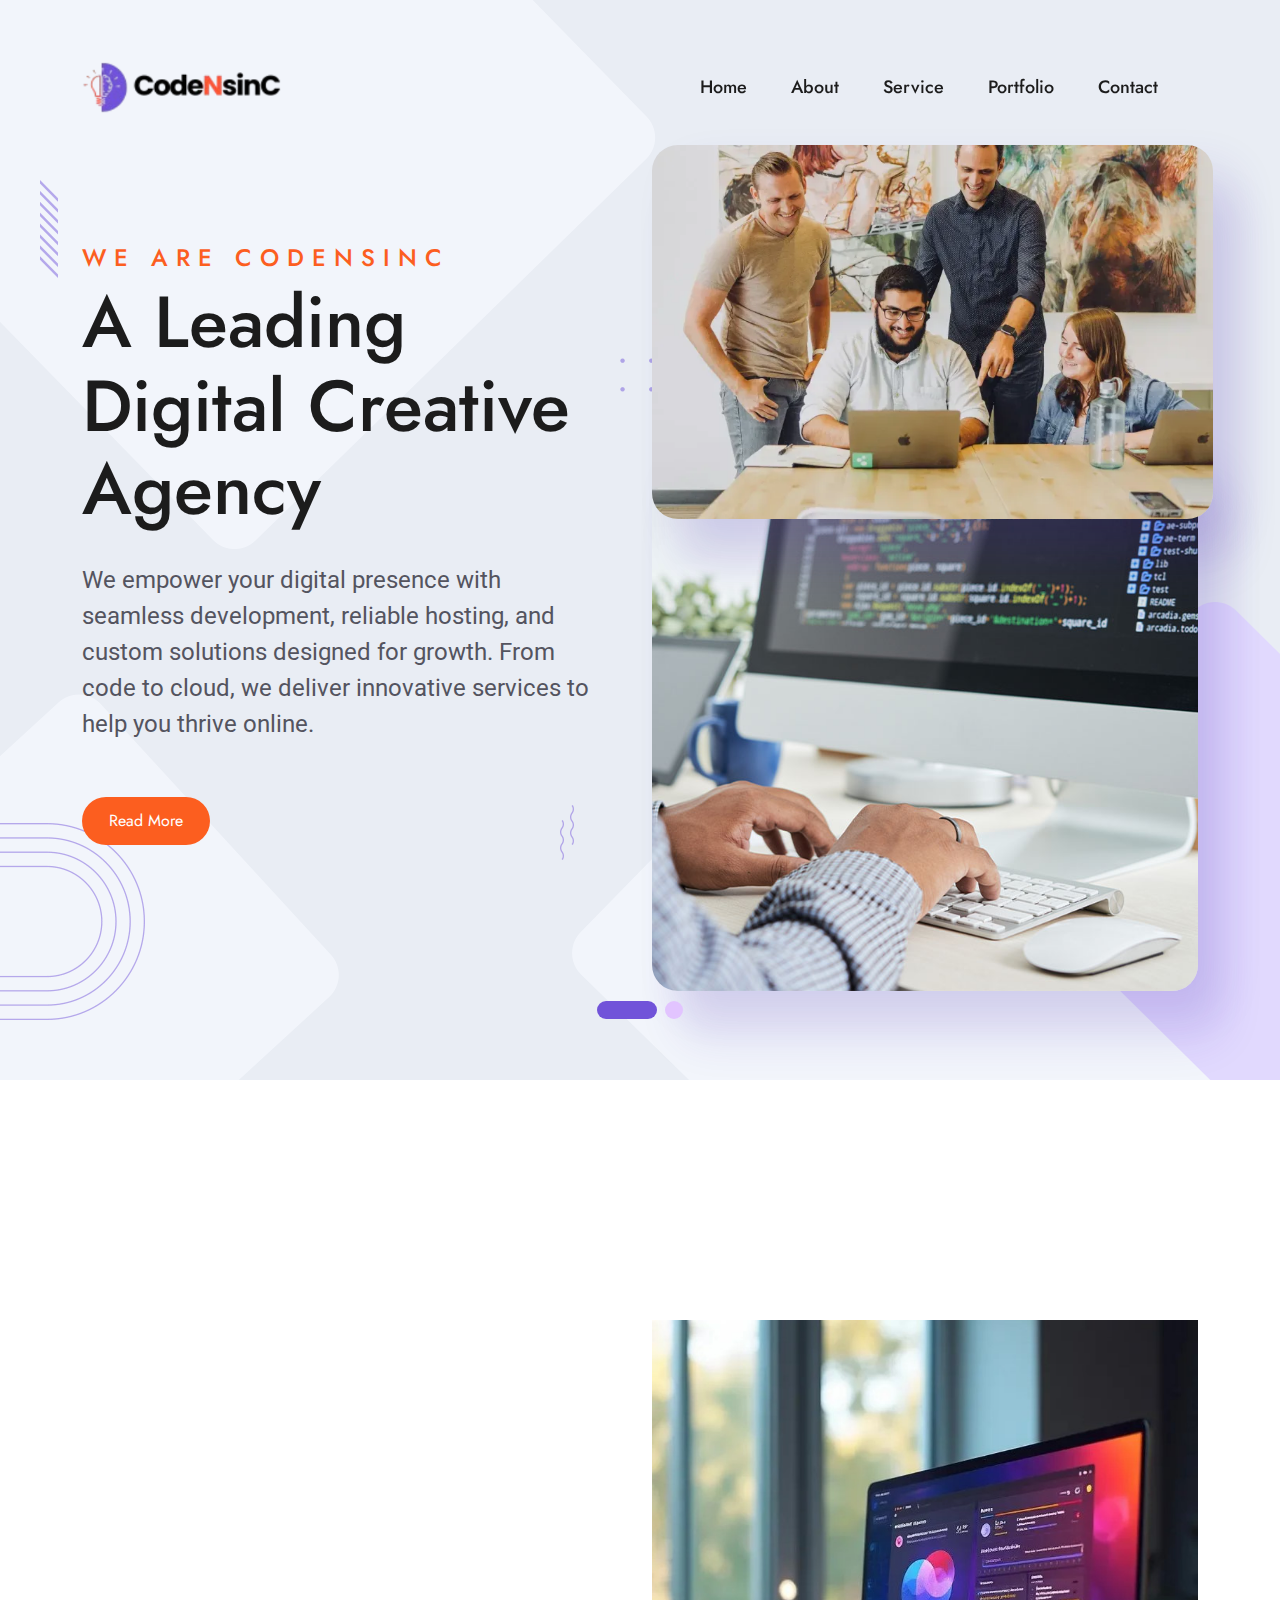
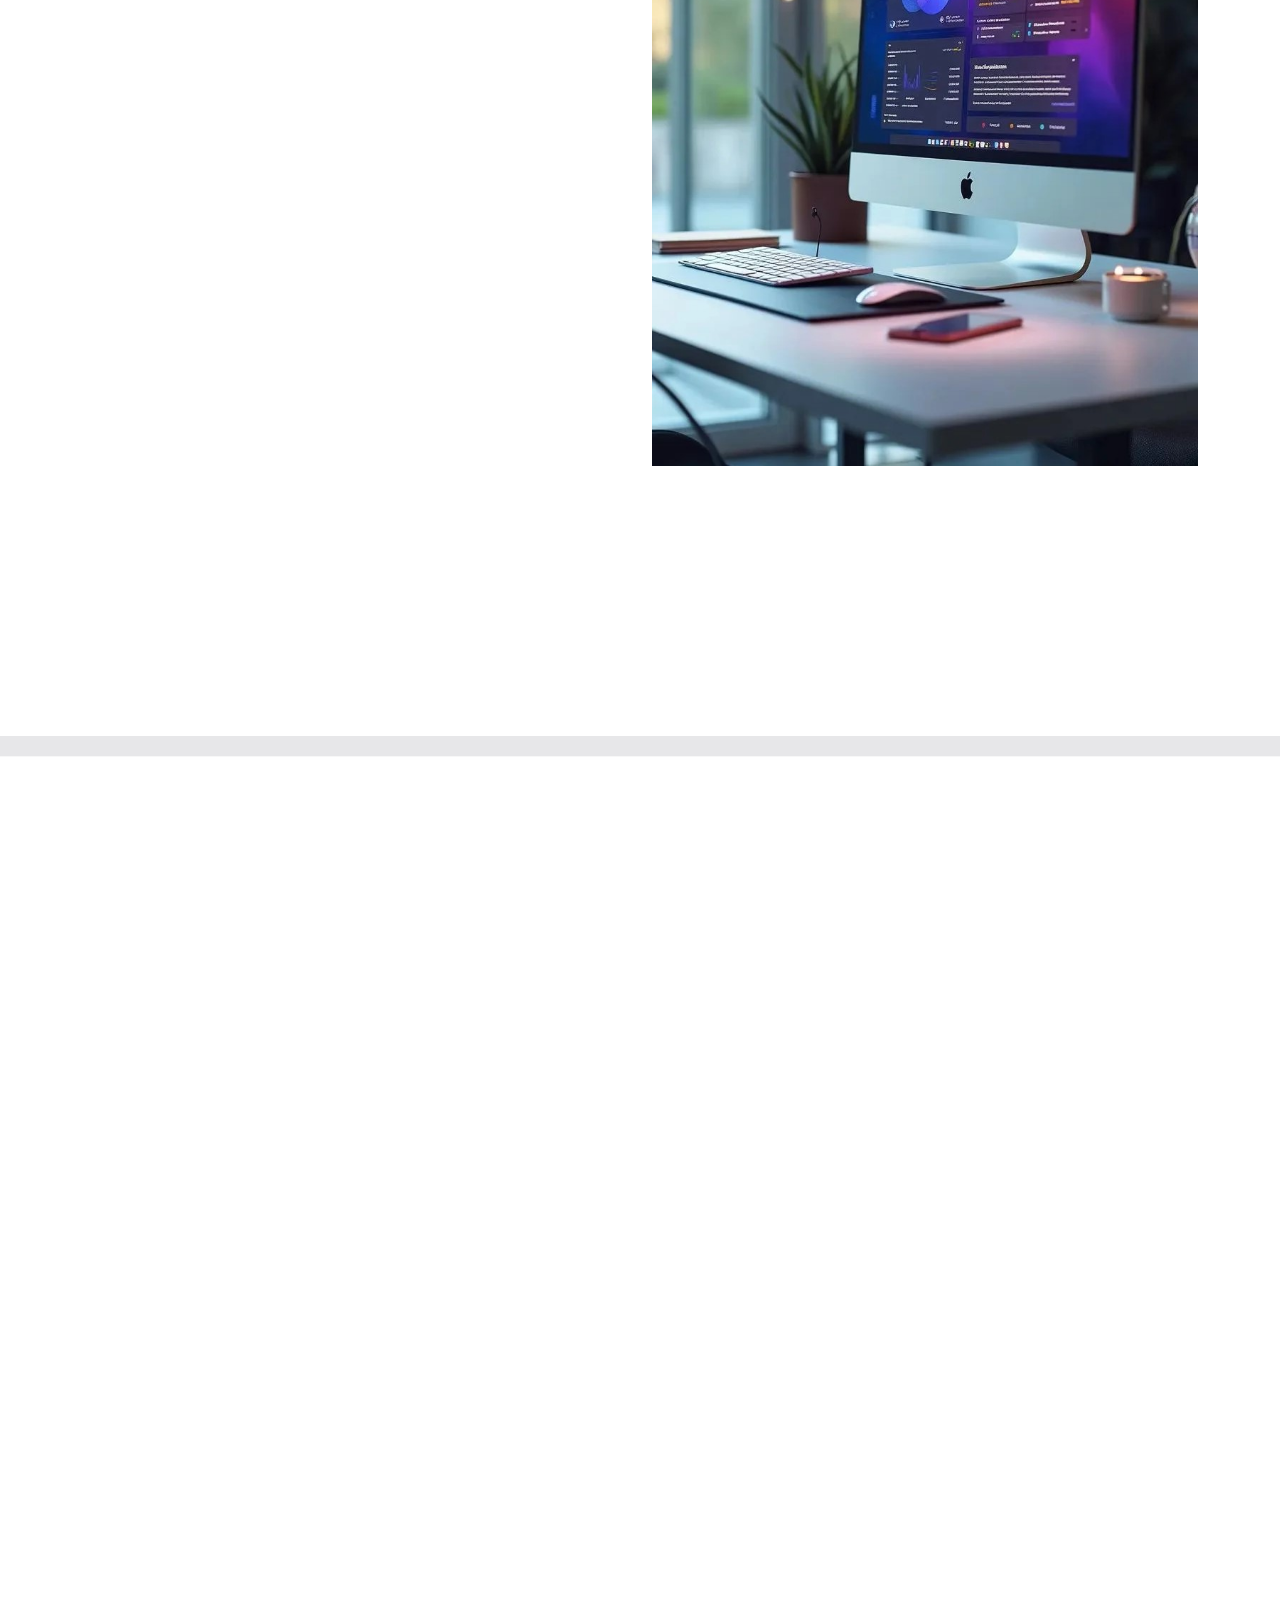
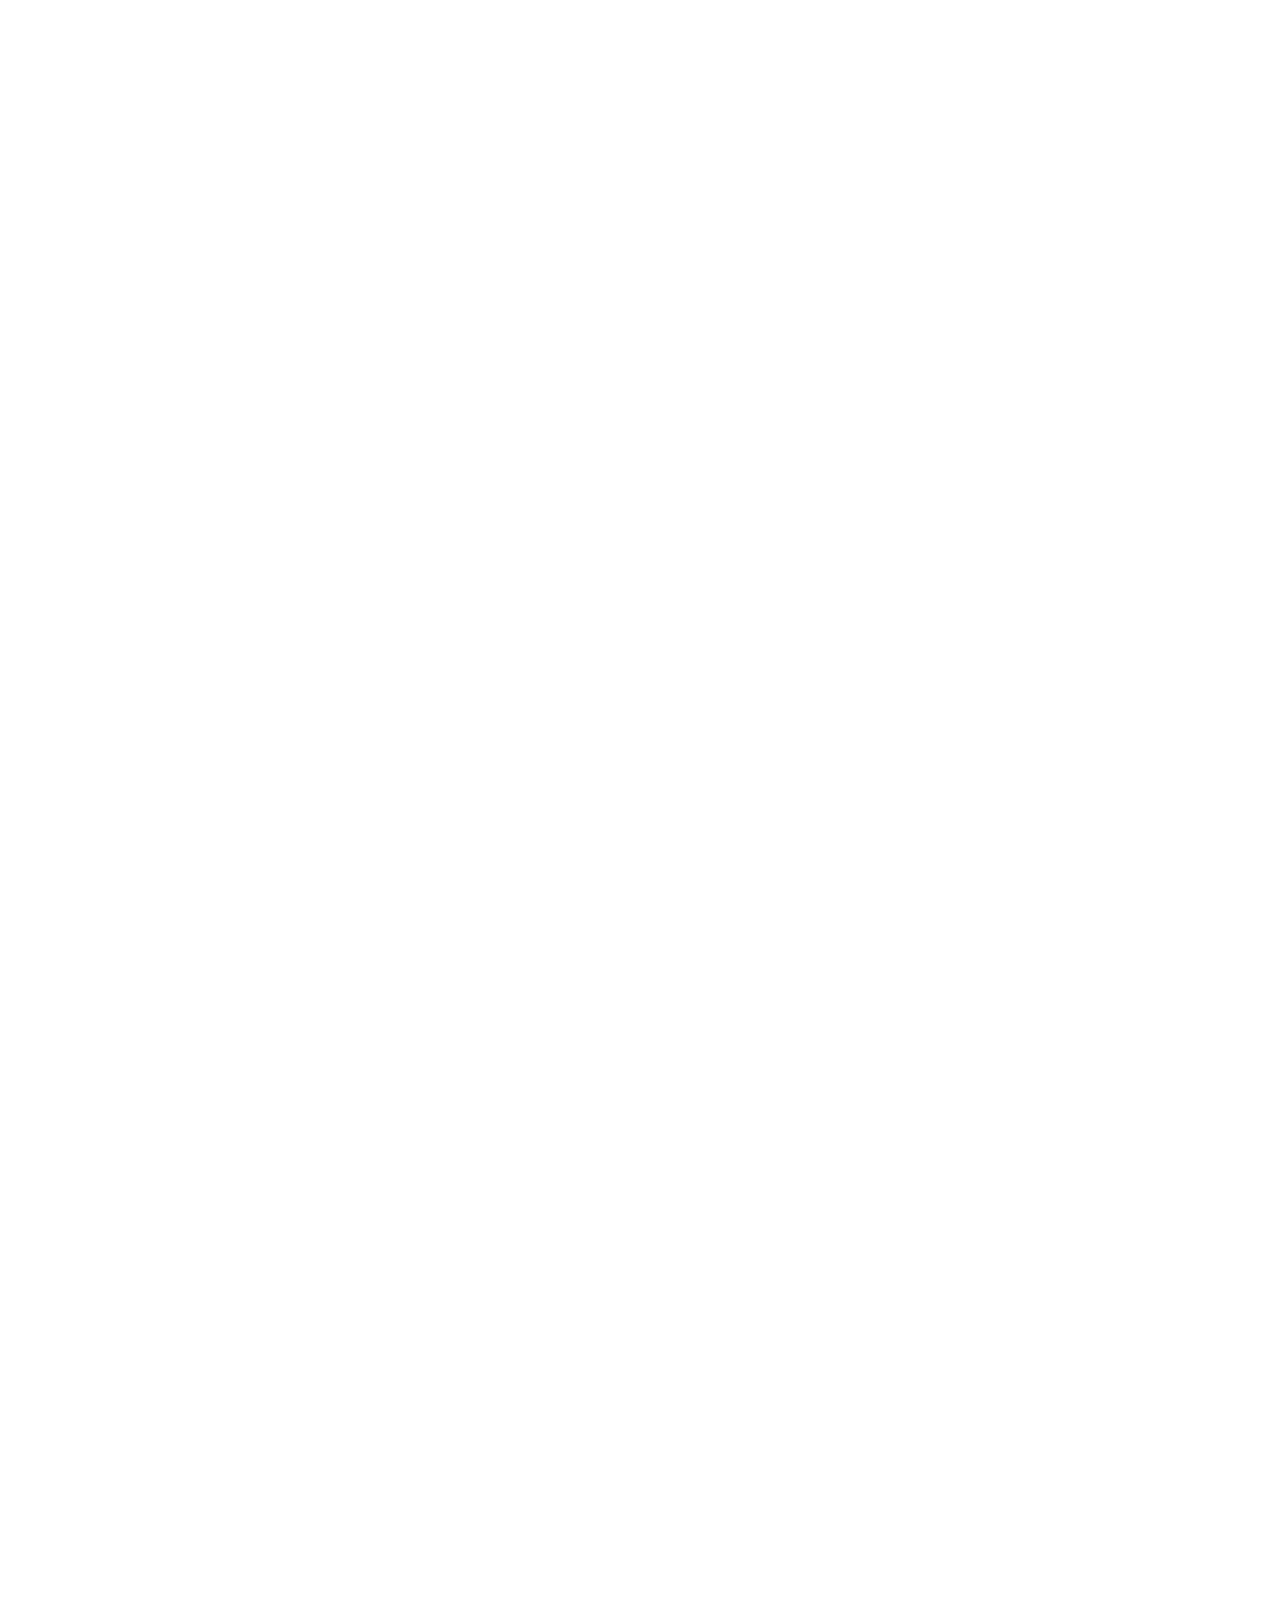
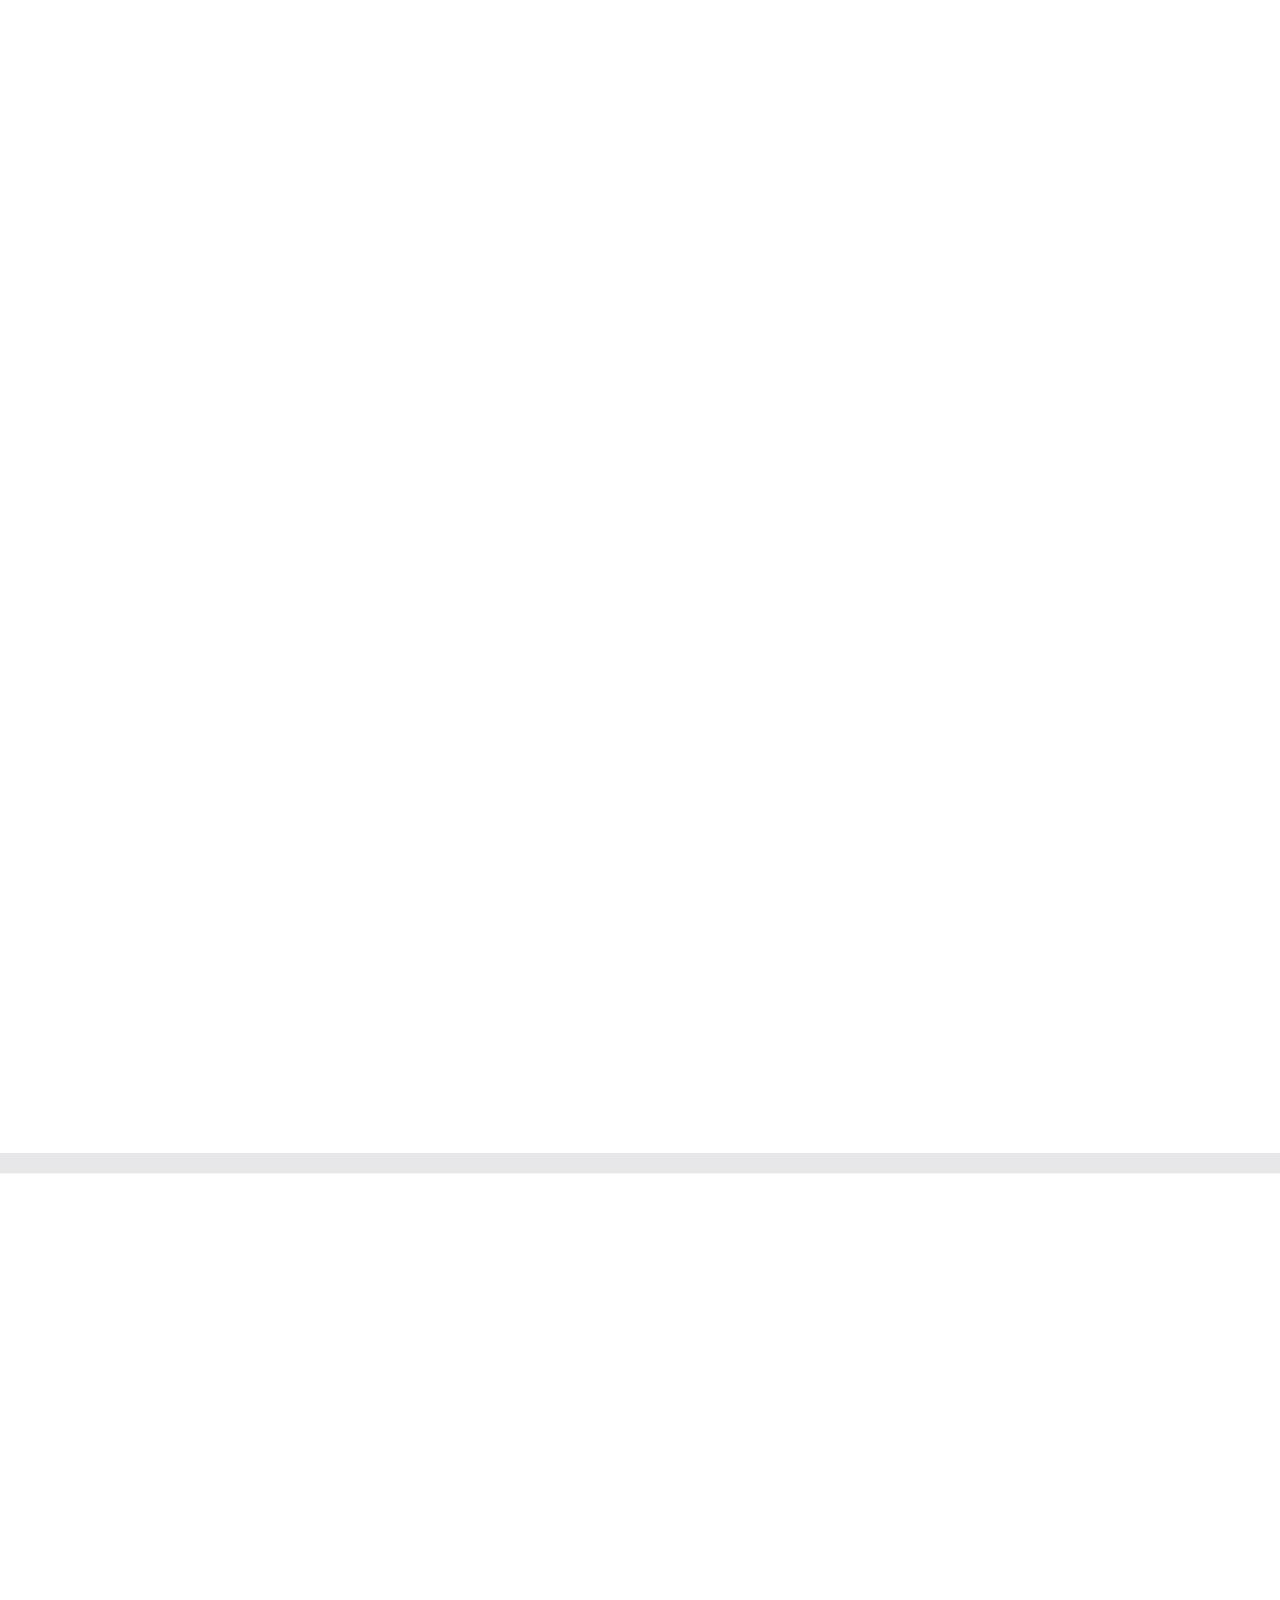
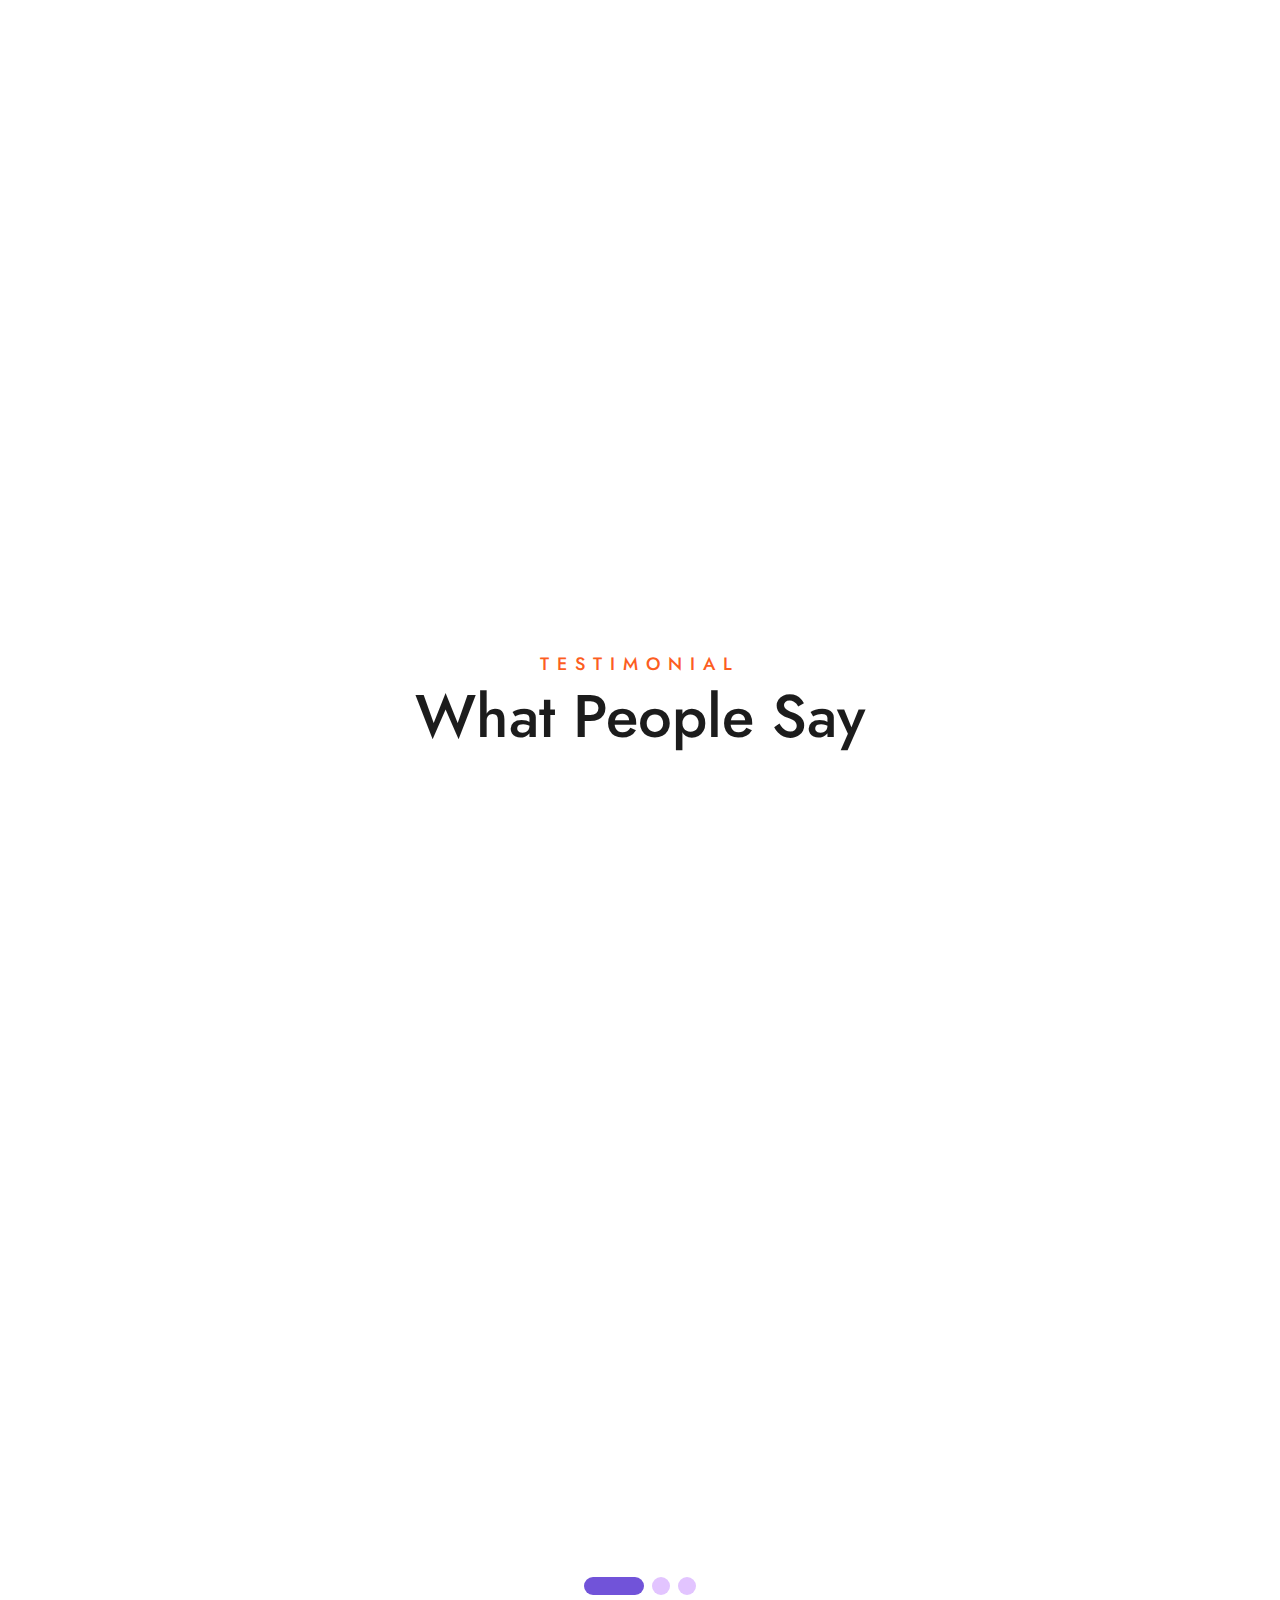
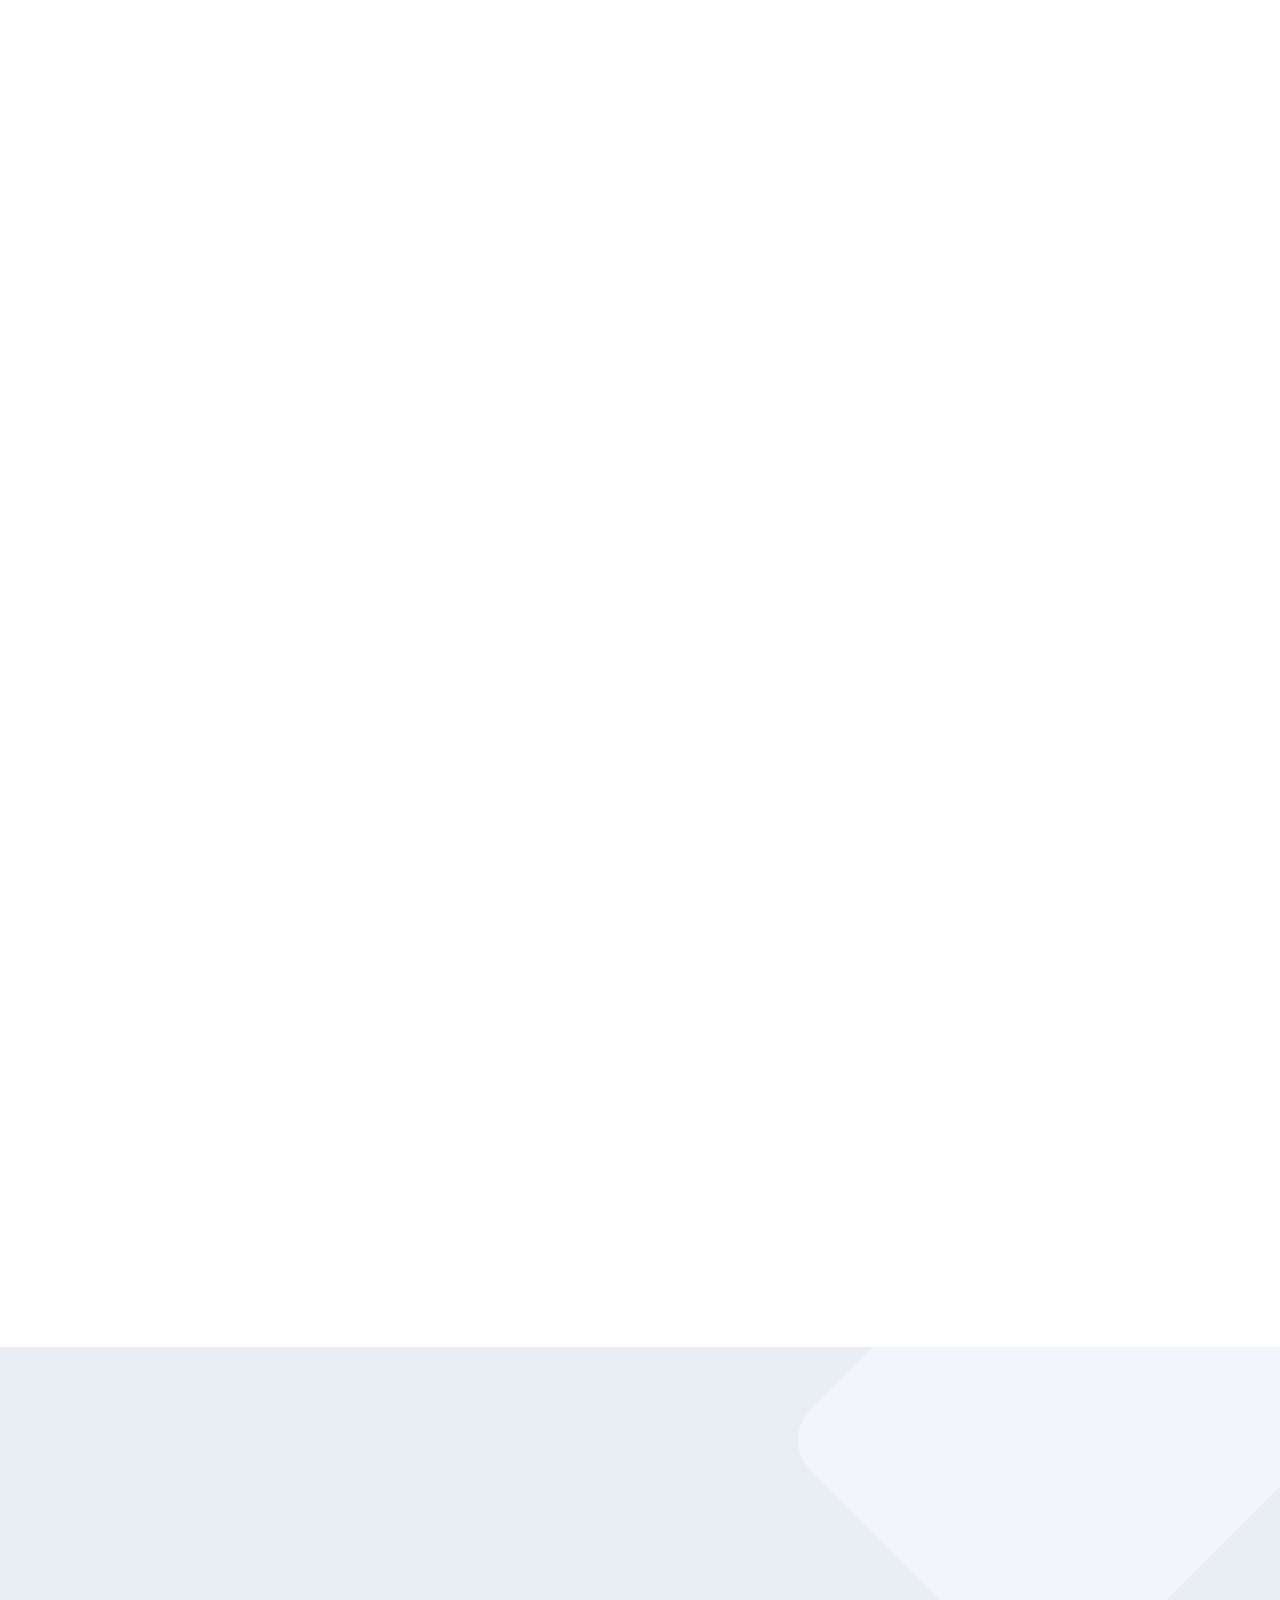
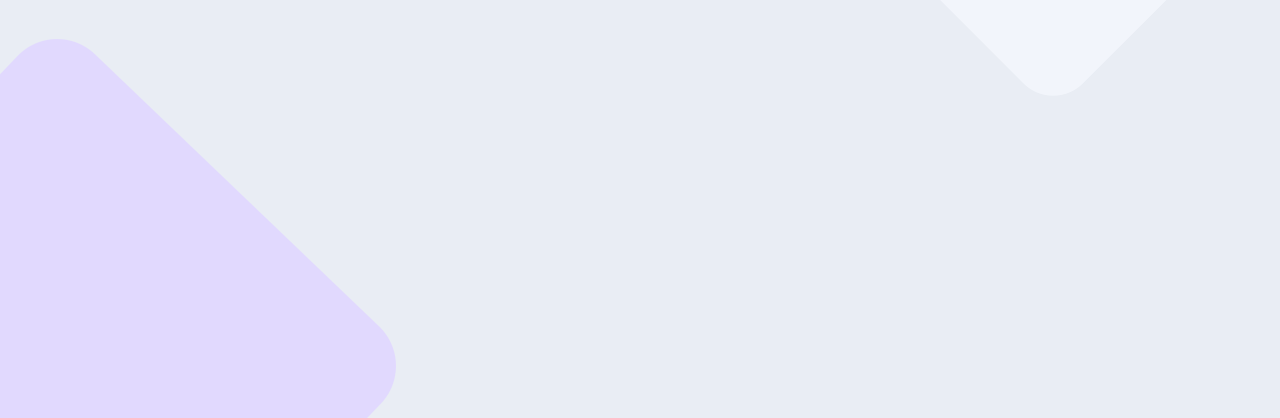
<file: index.html>
<!DOCTYPE html>
<html class="no-js" lang="en">

<head>
    <meta charset="utf-8">
    <meta http-equiv="x-ua-compatible" content="ie=edge">
    <title>CodeNsinC - Creative Digital Agency</title>
    <meta name="robots" content="noindex, follow" />
    <meta name="description" content="">
    <meta name="viewport" content="width=device-width, initial-scale=1, shrink-to-fit=no">
    <!-- Favicon -->
    <link rel="shortcut icon" type="image/x-icon" href="assets/images/favicon.png">

    <!-- Vendor CSS (Bootstrap & Icon Font) -->
    <link rel="stylesheet" href="./assets/css/vendor/bootstrap.min.css">

    <!-- Plugins CSS (All Plugins Files) -->
    <link rel="stylesheet" href="assets/css/plugins/font-awesome.min.css">
    <link rel="stylesheet" href="assets/css/plugins/swiper-bundle.min.css">
    <link rel="stylesheet" href="assets/css/plugins/animate.min.css">
    <link rel="stylesheet" href="assets/css/plugins/odometer-theme-default.min.css">
    <link rel="stylesheet" href="assets/css/plugins/fancybox.min.css">
    <link rel="stylesheet" href="assets/css/plugins/magnific-pupup.css">

    <!-- Style CSS -->
    <link rel="stylesheet" href="./assets/css/style.css">
</head>

<body>
    <header class="header-wrapper sticky-header">
        <div class="">
            <div class="container">
                <div class="row">
                    <div class="col-12">
                        <div class="flex-center justify-content-between">
                            <!-- Header Logo Start -->
                            <div class="logo">
                                <a href="index.html">
                                    <img src="assets/images/codensinc.png" width="200px" alt="">
                                </a>
                            </div>
                            <!-- Header Logo End -->

                            <div class="flex-center header-right">
                                <!-- Header Menu Start -->
                                <div class="d-none d-lg-flex header-right_menu">
                                    <nav class="main-menu">
                                        <ul>
                                            <li class="has-children">
                                                <a href="index.html">Home</a>
                                               
                                            </li>
                                            <li><a href="about.html">About</a></li>
                                            <li class="has-children">
                                                <a href="service.html">Service</a>
                                               
                                            </li>
                                            <li class="has-children">
                                                <a href="portfolio.html">Portfolio</a>
                                               
                                            </li>
                                            
                                            <li><a href="contact.html">Contact</a></li>
                                        </ul>
                                    </nav>
                                </div>
                                <!-- Header Menu End -->

                                <!-- Header Actions Start -->
                                <div class="header-right_actions flex-center">

                                    <div class="hamburger d-block d-lg-none">
                                        <!-- Mobile Menu Hambarger Action Button Start -->
                                        <a class="header-action-btn header-action-btn-menu hamburger_button d-flex" href="#/" data-bs-toggle="offcanvas" data-bs-target="#offcanvas-header">
                                            <span></span>
                                            <span></span>
                                            <span></span>
                                        </a>
                                        <!-- Mobile Menu Hambarger Action Button End -->
                                    </div>

                                </div>
                                <!-- Header Social Actions End -->
                            </div>
                        </div>
                    </div>
                </div>
            </div>
        </div>
    </header>

    <div class="offcanvas offcanvas-end" id="offcanvas-header">
        <div class="offcanvas-header">
            <!-- Header Logo Start -->
            <div class="logo">
                <a href="index.html">
                    <img src="assets/images/codensinc.png" alt="">
                </a>
            </div>
            <!-- Header Logo End -->
            <button type="button" class="btn-close text-reset mobilemenu-close" data-bs-dismiss="offcanvas" aria-label="Close"><i class="fas fa-times"></i></button>
        </div>
        <div class="offcanvas-body">
            <!-- mobile menu navigation start -->
            <nav>
                <ul class="mobile-menu">
                    <li class="menu-item-has-children">
                        <a href="index.html">HOME</a>
                        
                    </li>
                    <li><a href="about.html">ABOUT</a></li>
                    <li class="menu-item-has-children">
                        <a href="service.html">SERVICE</a>
                       
                    </li>
                    <li class="menu-item-has-children">
                        <a href="portfolio.html">PORTFOLIO</a>
                        
                    </li>
                   
                    <li><a href="contact.html">CONTACT </a></li>
                </ul>
            </nav>
            <!-- mobile menu navigation end -->
        </div>

    </div>

    <!-- Slider Section End -->
    <div class="slider-section">
        <div class="swiper sliderone animation-style-01">
            <div class="swiper-wrapper">

                <div class="swiper-slide ">
                    <!-- Single Slider Start -->
                    <div class="slingle-slider overlay slider-bg-image" data-bg-color="#E9EDF4" data-bg-image="assets/images/slider/01_home_01.png">
                        <span class="shape shape-one">
                    <img src="assets/images/slider/shape-1.png" alt="Shape">
                </span>
                        <span class="shape shape-two layer" data-speed="1">
                    <img src="assets/images/slider/shape-2.png" alt="Shape">
                </span>
                        <span class="shape shape-three">
                    <img src="assets/images/slider/shape-3.png" alt="Shape">
                </span>
                        <span class="shape shape-four">
                    <img src="assets/images/slider/shape-4.png" alt="Shape">
                </span>
                        <span class="shape shape-five layer" data-speed="2">
                    <img src="assets/images/slider/shape-5.png" alt="Shape">
                </span>
                        <span class="shape shape-six">
                    <img src="assets/images/slider/shape-6.png" alt="Shape">
                </span>
                        <span class="shape shape-seven">
                    <img src="assets/images/slider/shape-7.png" alt="Shape">
                </span>
                        <span class="shape shape-eight">
                    <img src="assets/images/slider/shape-8.png" alt="Shape">
                </span>
                        <span class="shape shape-nine">
                    <img src="assets/images/slider/shape-9.png" alt="Shape">
                </span>
                        <span class="shape shape-ten">
                    <img src="assets/images/slider/shape-10.png" alt="Shape">
                </span>
                        <div class="slider-content-wrapper">
                            <div class="container">
                                <div class="row">
                                    <div class="col-xl-6 col-lg-5 align-self-center">
                                        <!-- Slider Content Start -->
                                        <div class="slider-content">
                                            <span class="subtitle">We Are CodeNsinC</span>
                                            <h2 class="title">A Leading Digital Creative Agency</h2>
                                            <p class="text"> We empower your digital presence with seamless development, reliable hosting, and custom solutions designed for growth. From code to cloud, we deliver innovative services to help you thrive online.</p>
                                           
                                            
                                            <a href="service.html" class="btn btn-style-one"> <span>Read More</span> </a>
                                        </div>
                                        <!-- Slider Content End -->
                                    </div>
                                    <div class="col-xl-6 col-lg-7">
                                        <!-- Slider Image Start -->
                                        <div class="slider-image">
                                            <div class="slider-image-one js-tilt">
                                                <img src="assets/images/Hero Section/hero2.webp" alt="Slider Image">
                                            </div>
                                            <div class="slider-image-two js-tilt">
                                                <img src="assets/images/Hero Section/webmain.jpg" alt="Slider Image">
                                            </div>
                                            <span class="shape shape-circle">
                                        <img src="assets/images/slider/circle.png" alt="Shape">
                                    </span>
                                        </div>
                                        <!-- Slider Image End -->
                                    </div>
                                </div>
                            </div>
                        </div>
                    </div>
                    <!-- Single Slider End -->
                </div>

                <div class="swiper-slide ">
                    <!-- Single Slider Start -->
                    <div class="slingle-slider overlay" data-bg-color="#000" data-bg-image="assets/images/slider/01_home_01.png">
                        <span class="shape shape-one">
                    <img src="assets/images/slider/shape-1.png" alt="Shape">
                </span>
                        <span class="shape shape-two layer" data-speed="1">
                    <img src="assets/images/slider/shape-2.png" alt="Shape">
                </span>
                        <span class="shape shape-three">
                    <img src="assets/images/slider/shape-3.png" alt="Shape">
                </span>
                        <span class="shape shape-four">
                    <img src="assets/images/slider/shape-4.png" alt="Shape">
                </span>
                        <span class="shape shape-five layer" data-speed="2">
                    <img src="assets/images/slider/shape-5.png" alt="Shape">
                </span>
                        <span class="shape shape-six">
                    <img src="assets/images/slider/shape-6.png" alt="Shape">
                </span>
                        <span class="shape shape-seven">
                    <img src="assets/images/slider/shape-7.png" alt="Shape">
                </span>
                        <span class="shape shape-eight">
                    <img src="assets/images/slider/shape-8.png" alt="Shape">
                </span>
                        <span class="shape shape-nine">
                    <img src="assets/images/slider/shape-9.png" alt="Shape">
                </span>
                        <span class="shape shape-ten">
                    <img src="assets/images/slider/shape-10.png" alt="Shape">
                </span>
                        <div class="slider-content-wrapper">
                            <div class="container">
                                <div class="row">
                                    <div class="col-lg-6 align-self-center">
                                        <!-- Slider Content Start -->
                                        <div class="slider-content">
                                            <span class="subtitle">We Are CodeNsinC</span>
                                            <h2 class="title">A Leading Digital Creative Agency</h2>
                                            <p class="text"> We empower your digital presence with seamless development, reliable hosting, and custom solutions designed for growth. From code to cloud, we deliver innovative services to help you thrive online.</p>
                                            <a href="service-details.html" class="btn btn-style-one"> <span>Read More</span> </a>
                                        </div>
                                        <!-- Slider Content End -->
                                    </div>
                                    <div class="col-lg-6">
                                        <!-- Slider Image Start -->
                                        <div class="slider-image">
                                            <div class="slider-image-one js-tilt">
                                                <img src="assets/images/Hero Section/hero1.webp" alt="Slider Image">
                                            </div>
                                            <div class="slider-image-two js-tilt">
                                                <img src="assets/images/Hero Section/webmain.jpg" alt="Slider Image">
                                            </div>
                                            <span class="shape shape-circle">
                                        <img src="assets/images/slider/circle.png" alt="Shape">
                                    </span>
                                        </div>
                                        <!-- Slider Image End -->
                                    </div>
                                </div>
                            </div>
                        </div>
                    </div>
                    <!-- Single Slider End -->
                </div>

              

            </div>
            <div class="swiper-pagination sliderone-pagination"></div>
        </div>
    </div>
    <!-- Slider Section Start -->

    <!-- About Section End -->
    <div class="about section-padding" id="about">
        <div class="container">
            <div class="row align-items-center">
                
                <div class="col-lg-6">
                    <div class="about-content">
                        <div class="section-head wow fadeIn" data-wow-duration="1.5s" data-wow-delay=".1s">
                            <span class="subtitle">We Are CodeNsinC</span>
                            <h2 class="title">We Work to Ensure Your Success</h2>
                            <p class="text">Our digital agency is your one-stop destination for all online needs.</p>
                            <p class="text-two">We offer top-notch services in UI/UX design, web development, cloud solutions, SEO, and marketing. With expertise in business planning and hosting, we provide comprehensive solutions to help your brand thrive in the digital landscape. </p>
                            <a href="about.html" class="btn btn-style-one"> <span>Read More</span> </a>
                        </div>
                    </div>
                </div>
                <div class="col-lg-6">
                    <div class="main-image">
                        <img class="about-img js-tilt" src="assets/images/about/About.jpg" alt="about">
                        <div class="shape-one wow fadeIn" data-wow-duration="1s" data-wow-delay=".1s">
                            <img src="assets/images/about/shape-one.png" alt="Shape">
                        </div>
                        <div class="shape-two wow fadeIn" data-wow-duration="1s" data-wow-delay=".1s">
                            <img src="assets/images/about/shape-two.png" alt="Shape">
                        </div>
                        <div class="about-icon icon-one wow flipInY" data-wow-duration="2s" data-wow-delay=".6s">
                            <img src="assets/images/icons/icon-1.png" alt="Icon">
                        </div>
                        <div class="about-icon icon-two wow flipInY" data-wow-duration="2s" data-wow-delay=".6s">
                            <img src="assets/images/icons/icon-2.png" alt="Icon">
                        </div>
                        <!-- <div class="circle-thumb wow pulse" data-wow-duration="1.5s" data-wow-delay=".1s">
                            <span class="number">23</span>
                            <span class="text">Years in the <br> Success</span>
                        </div> -->
                    </div>
                </div>
            </div>
        </div>
    </div>
    <!-- About Section Start -->


    <hr style="padding: 10px;">

    <!-- Service Section Start -->
    <div class="service-section section-padding-bottom" id="service">
        <div class="service-shape wow fadeInRight" data-wow-duration="2s" data-wow-delay=".6s">
            <img src="assets/images/service/shape-one.png" alt="">
        </div>
        <div class="container">
            <div class="row">
                <div class="col-12 wow fadeIn" data-wow-duration=".7s" data-wow-delay=".1s">
                    <!-- Section Title Start -->
                    <div class="section-title-center section-head text-center">
                        <span class="subtitle">Service</span>
                        <h2 class="title">What We Do</h2>
                        <p class="text mx-auto">We craft user-centric designs, scalable web solutions, and secure cloud infrastructure, tailored to drive growth. Our expertise fuses technology and strategy, ensuring your brand stands out in the digital landscape.</p>
                    </div>
                    <!-- Section Title End  -->
                </div>
            </div>
            <div class="row row-cols-lg-2 row-cols-md-2 row-cols-sm-1 row-cols-1 mb-n30">
                <div class="col mb-30 wow fadeIn" data-wow-duration="1.5s" data-wow-delay=".1s">
                    <!-- Single Service Start -->
                    <div class="single-service">
                        <div class="single-service-top">
                            <div class="icon">
                                <img src="assets/images/icons/icon-3.png" alt="icon">
                            </div>
                            <h4 class="title">
                                <a href="service-details.html">Digital Marketing</a>
                            </h4>
                        </div>
                        <p class="single-service-text">We fuel business growth with innovative digital marketing strategies, helping brands connect, engage, and thrive. Our services span social media management, PPC campaigns, email marketing, and content creation tailored to your audience.</p>
                        <a class="readmore-btn" href="service.html"><i class="fas fa-angle-right"></i> Read More</a>
                    </div>
                    <!-- Single Service End -->
                </div>
                <div class="col mb-30 wow fadeIn" data-wow-duration="1.5s" data-wow-delay=".3s">
                    <!-- Single Service Start -->
                    <div class="single-service">
                        <div class="single-service-top">
                            <div class="icon">
                                <img src="assets/images/icons/icon-4.png" alt="icon">
                            </div>
                            <h4 class="title">
                                <a href="service-details.html">Website Development</a>
                            </h4>
                        </div>
                        <p class="single-service-text">We create dynamic, responsive websites tailored to your business needs, ensuring seamless user experiences across all devices. Our expertise in front-end, back-end, and full-stack development delivers functional and visually engaging solutions.</p>
                        <a class="readmore-btn" href="service.html"><i class="fas fa-angle-right"></i> Read More</a>
                    </div>
                    <!-- Single Service End -->
                </div>
                <div class="col mb-30 wow fadeIn" data-wow-duration="1.5s" data-wow-delay=".1s">
                    <!-- Single Service Start -->
                    <div class="single-service">
                        <div class="single-service-top">
                            <div class="icon">
                                <img src="assets/images/icons/icon-5.png" alt="icon">
                            </div>
                            <h4 class="title">
                                <a href="service-details.html">Search Engine Optimization</a>
                            </h4>
                        </div>
                        <p class="single-service-text">We boost your online visibility with tailored SEO strategies that drive organic traffic and improve search rankings. Our services include keyword research, on-page optimization, content creation, and backlink building to help your brand stand out.</p>
                        <a class="readmore-btn" href="service.html"><i class="fas fa-angle-right"></i> Read More</a>
                    </div>
                    <!-- Single Service End -->
                </div>
                <div class="col mb-30 wow fadeIn" data-wow-duration="1.5s" data-wow-delay=".3s">
                    <!-- Single Service Start -->
                    <div class="single-service">
                        <div class="single-service-top">
                            <div class="icon">
                                <img src="assets/images/icons/icon-6.png" alt="icon">
                            </div>
                            <h4 class="title">
                                <a href="service-details.html">Cloud <br> Hosting</a>
                            </h4>
                        </div>
                        <p class="single-service-text">We offer secure, scalable cloud hosting solutions tailored to your business needs, ensuring optimal performance and reliability. Our infrastructure delivers speed, flexibility, and security, effortlessly handling traffic spikes.</p>
                        <a class="readmore-btn" href="service.html"><i class="fas fa-angle-right"></i> Read More</a>
                    </div>
                    <!-- Single Service End -->
                </div>
            </div>
        </div>
    </div>
    <!-- Service Section End -->

  

    <!-- Portfolio One Start -->
    <div class="portfolio-one section-padding" id="portfolio">
        <div class="container">
            <div class="row">
                <div class="col-12 wow fadeIn" data-wow-duration="1.5s" data-wow-delay=".1s">
                    <div class="portfolio-section-top">
                        <!-- Section Title Start -->
                        <div class="section-title-center section-head text-start mb-0">
                            <span class="subtitle">Portfolio</span>
                            <h2 class="title">Our Amazing Work</h2>
                            <p class="text mb-0">We transform ideas into impactful digital solutions that drive growth and elevate brands in the online landscape.</p>
                        </div>
                        <!-- Section Title End  -->
                        <!-- Portfolio Button Start -->
                        <a class="btn-style-two" href="portfolio.html"><span>View All</span></a>
                        <!-- Portfolio Button End -->
                    </div>
                </div>
            </div>
            <div class="portfolio-wrapper wow fadeIn" data-wow-duration="1.6s" data-wow-delay=".1s">
                <!-- Portfolio Isotop Button Start -->
                <div class="portfolio-menu-style portfolio-menu-active isotope-btn-add-active">
                    <button class="active btn-portfolio" data-filter="*">All</button>
                    <button class="btn-portfolio" data-filter=".cat1">Web Design</button>
                    <button class="btn-portfolio" data-filter=".cat2">Development</button>
                    <button class="btn-portfolio" data-filter=".cat3">Marketing</button>
                    <!-- <button class="btn-portfolio" data-filter=".cat4">Photography</button> -->
                </div>
                <!-- Portfolio Isotop Button End -->
                <div class="row row-cols-lg-3 row-cols-md-2 row-cols-sm-2 row-cols-1 mb-n25 grid parent-gallery">
                    <div class="col mb-25 grid-item cat1">
                        <!-- Single Portfolio Start -->
                        <div class="single-portfolio">
                            <p class="thumbnail">
                                <img src="assets/images/Portfolio-main/gamics.png" alt="Blog Image">
                            </p>
                            <div class="content">
                                <span class="subtitle">Web Design</span>
                                <h3 class="title">
                                    When the musics over turn off the light
                                </h3>
                            </div>
                            <div class="lightbox">
                                <a class="item" href="https://owaissaleem62.github.io/OS/"><i class="fas fa-external-link-alt"></i></a>
                            </div>
                        </div>
                        <!-- Single Portfolio End -->
                    </div>
                    <div class="col mb-25 grid-item cat1">
                        <!-- Single Portfolio Start -->
                        <div class="single-portfolio">
                            <p class="thumbnail" >
                                <img src="assets/images/Portfolio-main/ice-cream.jpg" alt="Blog Image">
                            </p>
                            <div class="content">
                                <span class="subtitle">Web Design</span>
                                <h3 class="title">
                                    When the musics over turn off the light
                                </h3>
                            </div>
                            <div class="lightbox">
                                <a class="item" href="https://owaissaleem62.github.io/OS/"><i class="fas fa-external-link-alt"></i></a>
                            </div>
                        </div>
                        <!-- Single Portfolio End -->
                    </div>
                    <div class="col mb-25 grid-item cat2">
                        <!-- Single Portfolio Start -->
                        <div class="single-portfolio">
                            <p class="thumbnail">
                                <img src="assets/images/Portfolio-main/agency.jpg" alt="Blog Image">
                            </p>
                            <div class="content">
                                <span class="subtitle">Development</span>
                                <h3 class="title">
                                    When the musics over turn off the light
                                </h3>
                            </div>
                            <div class="lightbox">
                                <a class="item" href="https://owaissaleem62.github.io/OS/"><i class="fas fa-external-link-alt"></i></a>
                            </div>
                        </div>
                        <!-- Single Portfolio End -->
                    </div>
                    <div class="col mb-25 grid-item cat1">
                        <!-- Single Portfolio Start -->
                        <div class="single-portfolio">
                            <p class="thumbnail" >
                                <img src="assets/images/Portfolio-main/E-learning.jpeg" alt="Blog Image">
                            </p>
                            <div class="content">
                                <span class="subtitle">Development</span>
                                <h3 class="title">
                                    When the musics over turn off the light
                                </h3>
                            </div>
                            <div class="lightbox">
                                <a class="item" href="https://owaissaleem62.github.io/OS/"><i class="fas fa-external-link-alt"></i></a>
                            </div>
                        </div>
                        <!-- Single Portfolio End -->
                    </div>
                    <div class="col mb-25 grid-item cat3 ">
                        <!-- Single Portfolio Start -->
                        <div class="single-portfolio">
                            <p class="thumbnail">
                                <img src="assets/images/Marketing/Marketing-1.jpg" alt="Blog Image">
                            </p>
                            <div class="content">
                                <span class="subtitle">Marketing</span>
                                <h3 class="title">
                                    When the musics over turn off the light
                                </h3>
                            </div>
                            <div class="lightbox">
                                <a class="item" href="https://owaissaleem62.github.io/OS/"><i class="fas fa-external-link-alt"></i></a>
                            </div>
                        </div>
                        <!-- Single Portfolio End -->
                    </div>
                    <div class="col mb-25 grid-item cat2">
                        <!-- Single Portfolio Start -->
                        <div class="single-portfolio">
                            <p class="thumbnail" >
                                <img src="assets/images/Portfolio-main/uni.jpg" alt="Blog Image">
                            </p>
                            <div class="content">
                                <span class="subtitle">Development</span>
                                <h3 class="title">
                                    When the musics over turn off the light
                                </h3>
                            </div>
                            <div class="lightbox">
                                <a class="item" href="https://owaissaleem62.github.io/OS/"><i class="fas fa-external-link-alt"></i></a>
                            </div>
                        </div>
                        <!-- Single Portfolio End -->
                    </div>
                    <div class="col mb-25 grid-item cat1 ">
                        <!-- Single Portfolio Start -->
                        <div class="single-portfolio">
                            <p class="thumbnail" >
                                <img src="assets/images/Portfolio-main/tourly.jpg" alt="Blog Image">
                            </p>
                            <div class="content">
                                <span class="subtitle">Development</span>
                                <h3 class="title">
                                    When the musics over turn off the light
                                </h3>
                            </div>
                            <div class="lightbox">
                                <a class="item" href="https://owaissaleem62.github.io/OS/"><i class="fas fa-external-link-alt"></i></a>
                            </div>
                        </div>
                        <!-- Single Portfolio End -->
                    </div>
                    <div class="col mb-25 grid-item cat3 ">
                        <!-- Single Portfolio Start -->
                        <div class="single-portfolio">
                            <p class="thumbnail">
                                <img src="assets/images/Marketing/Marketing-3.jpg" alt="Blog Image">
                            </p>
                            <div class="content">
                                <span class="subtitle">Marketing</span>
                                <h3 class="title">
                                    When the musics over turn off the light
                                </h3>
                            </div>
                            <div class="lightbox">
                                <a class="item" href="https://owaissaleem62.github.io/OS/"><i class="fas fa-external-link-alt"></i></a>
                            </div>
                        </div>
                        <!-- Single Portfolio End -->
                    </div>
                </div>

            </div>

        </div>

    </div>

    <!-- Portfolio One End -->

    <!-- Work Banner Start -->
    <div class="section-margin-bottom wow fadeIn" data-wow-duration="1s" data-wow-delay=".1s">
        <div class="container">
            <div class="row">
                <div class="col">
                    <div class="work-banner">
                        <!-- Section Title Start -->
                        <div class="section-title-center section-head text-start mb-0">
                            <span class="subtitle">We Are Here For You</span>
                            <h2 class="title">Let’s Get Back to Work</h2>
                            <p class="text mb-0">Explore our travel website, your gateway to unforgettable adventures and destinations.</p>
                        </div>
                        <!-- Section Title End  -->
                        <!-- Portfolio Button Start -->
                        <div class="work-banner-btn">
                            <a class="btn-style-three" href="service.html">Read More</a>
                        </div>
                        <!-- Portfolio Button End -->
                    </div>
                </div>
            </div>
        </div>
    </div>
    <!-- Work Banner End -->

    <hr style="padding: 10px;">
    
    <!-- Contact Section Start -->
    <div class="section-padding" id="contact">
        <div class="container">
            <div class="row mb-n30">
                <div class="col-lg-6 mb-30">
                    <!-- Section Title Start -->
                    <div class="section-title-center section-head contact-head text-start mb-5 wow fadeIn" data-wow-duration="1.5s" data-wow-delay=".1s">
                        <span class="subtitle">Contact Us</span>
                        <h2 class="title">We Want to Here from You</h2>
                        <p class="text-two mw-100 mb-0">We want to hear from you! Your thoughts and inquiries are important to us, and we're here to help you with any questions or ideas you may have.</p>
                    </div>
                    <!-- Section Title End  -->
                    <!-- Contact Information Start -->
                    <ul class="contact-info wow fadeIn" data-wow-duration="1.5s" data-wow-delay=".1s">
                        <li>
                            <div class="icon"><i class="fas fa-map-marker-alt"></i></div>
                            <div class="contact-info-content">
                                <h3 class="title">Address</h3>
                                <span class="text">Kharadar, Karachi, Sindh, Pakistan</span>
                            </div>
                        </li>
                        <li>
                            <div class="icon"><i class="fas fa-phone-alt"></i></div>
                            <div class="contact-info-content">
                                <h3 class="title">Phone</h3>
                                <span class="text" ><a href="tel:+923493467007">+92 3493467007</a></span><br>
                                <span class="text" ><a href="tel:+923352230624">+92 3352230624</a></span>
                            </div>
                        </li>
                        <li>
                            <div class="icon"><i class="fas fa-map-marker-alt"></i></div>
                            <div class="contact-info-content">
                                <h3 class="title">Email</h3>
                                <span class="text"><a href="mailto:codensinc@gmail.com">codensinc@gmail.com</a></span>
                            </div>
                        </li>
                    </ul>
                    <!-- Contact Information End -->
                </div>
                <div class="col-lg-6 mb-30">
                    <form id="contact-form" class="comment-form-inner contact-form wow fadeIn" data-wow-duration="1.5s" data-wow-delay=".1s" action="assets/php/contact.php">
                        <h2 class="title">Write A Message</h2>
                        <div class="row">
                            <div class="col-12 mb-3">
                                <input placeholder="Your name" name="name" required>
                            </div>
                            <div class="col-12 mb-3">
                                <input type="email" placeholder="Your email" name="email" required>
                            </div>
                            <div class="col-12 mb-3">
                                <input placeholder="Your phone" name="phone" required>
                            </div>
                            <div class="col-12 mb-3">
                                <textarea name="message" placeholder="Write your comment here" required></textarea>
                            </div>
                            <div class="col-12 text-left">
                                <button class="btn btn-style-one" type="submit"> <span>Submit Now</span> </button>
                            </div>
                            <div class="col-12">
                                <!--== Message Notification ==-->
                                <div class="form-message mt-4"></div>
                            </div>
                        </div>
                    </form>
                </div>
            </div>
        </div>
    </div>
    <!-- Contact Section End -->

  
   
    <div>
         <!-- Testimonial Section Start -->
 <div class="">
    <div class="container">
        <div class="row">
            <div class="col-12">
                <!-- Section Title Start -->
                <div class="section-title-center section-head text-center">
                    <span class="subtitle">Testimonial</span>
                    <h2 class="title">What People Say</h2>
                    <!-- <p class="text mx-auto mb-0">Sed do eiusmod tempor incididunt ut labore et dolore magna aliqua. when the musics over turnoff the light</p> -->
                </div>
                <!-- Section Title End  -->
            </div>
        </div>
        <div class="row">
            <div class="col-lg-12">
                <div class="swiper testimonialtwo swiper-container-autoheight">
                    <div class="swiper-wrapper">
                        <div class="swiper-slide wow slideInUp" data-wow-duration="1s" data-wow-delay=".1s">
                            <!--== Start Testimonial Item ==-->
                            <div class="testimonialtwo-single">
                                <div class="testimonialtwo-top">
                                    <div class="testimonialtwo-quote">
                                        <img src="assets/images/quote/quote-3.png" alt="Quote">
                                    </div>
                                    <p class="testimonialtwo-text">I work with many wordpress coder for past 10 years and it is hard to find someone with level of skills and strict attention to details.</p>
                                </div>
                                <div class="border-middle">
                                    <img src="assets/images/testimonial/border.png" alt="Testimonial-Border">
                                </div>
                                <div class="testimonialtwo-content">
                                    <div class="testimonialtwo-thumb">
                                        <img src="assets/images/testimonial/testimonial-one.png" alt="Testimonial-Image">
                                    </div>
                                    <div class="testimonialtwo-info">
                                        <span class="name">
                                            Vic Divore</span>
                                        <span class="designation">Founder Of Dv Dezsign</span>
                                    </div>
                                </div>
                            </div>
                            <!--== End Testimonial Item ==-->
                        </div>
                        <div class="swiper-slide wow slideInUp" data-wow-duration="1.25s" data-wow-delay=".1s">
                            <!--== Start Testimonial Item ==-->
                            <div class="testimonialtwo-single">
                                <div class="testimonialtwo-top">
                                    <div class="testimonialtwo-quote">
                                        <img src="assets/images/quote/quote-3.png" alt="Quote">
                                    </div>
                                    <p class="testimonialtwo-text">Their SEO expertise and reliable cloud hosting services have transformed our online presence. Fast, efficient, and results-oriented – highly recommend!</p>
                                </div>
                                <div class="border-middle">
                                    <img src="assets/images/testimonial/border.png" alt="Testimonial-Border">
                                </div>
                                <div class="testimonialtwo-content">
                                    <div class="testimonialtwo-thumb">
                                        <img src="assets/images/testimonial/testimonial-two.png" alt="Testimonial-Image">
                                    </div>
                                    <div class="testimonialtwo-info">
                                        <span class="name">Alex Costana</span>
                                        <span class="designation">Founder Of ECB</span>
                                    </div>
                                </div>
                            </div>
                            <!--== End Testimonial Item ==-->
                        </div>
                        <div class="swiper-slide wow slideInUp" data-wow-duration="1.5s" data-wow-delay=".1s">
                            <!--== Start Testimonial Item ==-->
                            <div class="testimonialtwo-single">
                                <div class="testimonialtwo-top">
                                    <div class="testimonialtwo-quote">
                                        <img src="assets/images/quote/quote-3.png" alt="Quote">
                                    </div>
                                    <p class="testimonialtwo-text">This agency excels in web development and digital marketing. Their strategic approach, creativity, and results-driven focus have made a noticeable difference for our brand. Highly recommended!</p>
                                </div>
                                <div class="border-middle">
                                    <img src="assets/images/testimonial/border.png" alt="Testimonial-Border">
                                </div>
                                <div class="testimonialtwo-content">
                                    <div class="testimonialtwo-thumb">
                                        <img src="assets/images/testimonial/testimonial-three.png" alt="Testimonial-Image">
                                    </div>
                                    <div class="testimonialtwo-info">
                                        <span class="name">Danielle Dino</span>
                                        <span class="designation">Director Of Optimizer.net</span>
                                    </div>
                                </div>
                            </div>
                            <!--== End Testimonial Item ==-->
                        </div>
                    </div>
                    <div class="swiper-pagination sliderone-pagination"></div>
                </div>
            </div>
        </div>
    </div>
</div>
<!-- Testimonial Section Start -->
    </div>
    

<!-- Team Section Start -->
<div class="team-section section-margin-bottom" style="margin-top: 50px;" id="team">
    <div class="container">
        <div class="row">
            <div class="col-12 wow fadeIn" data-wow-duration="1s" data-wow-delay=".1s">
                <!-- Section Title Start -->
                <div class="section-title-center section-head text-center">
                    <span class="subtitle">Team Members</span>
                    <h2 class="title">Our Team Members</h2>
                    <p class="text mx-auto mb-0">Sed do eiusmod tempor incididunt ut labore et dolore magna aliqua. when the musics over turn off the light</p>
                </div>
                <!-- Section Title End  -->
            </div>
        </div>
        <div class="row mb-n30">
            
            <div class="col-lg-3 col-md-6 col-sm-6 col-6 mb-30 team-wrapper wow fadeInUp" data-wow-duration="0.8s" data-wow-delay=".1s">
                <!-- Single Team Wrapper Start -->
                <div class="single-team">
                    <div class="team-thumb">
                        <p class="image" ><img src="assets/images/Teams/Fahad-1.png" alt="Team"></p>
                    </div>
                    <ul class="sidebar-social">
                       
                        <li>
                            <a href="https://www.linkedin.com/in/imfahadjaved" class="linkedin"><i class="fab fa-linkedin-in"></i></a>
                        </li>
                       
                    </ul>
                    <div class="team-content">
                        <h4 class="title">
                            <a href="https://www.linkedin.com/in/imfahadjaved">Fahad Javed</a>
                        </h4>
                        <span class="subtitle">Full Stack Developer</span>
                    </div>
                </div>
                <!-- Single Team Wrapper End -->
            </div>
            <div class="col-lg-3 col-md-6 col-sm-6 col-6 mb-30 team-wrapper wow fadeInUp" data-wow-duration="1.2s" data-wow-delay=".1s">
                <!-- Single Team Wrapper Start -->
                <div class="single-team">
                    <div class="team-thumb">
                        <p class="image" ><img src="assets/images/Teams/Sattar-1.png" alt="Team"></p>
                    </div>
                    <ul class="sidebar-social">
                       
                        <li>
                            <a href="https://www.linkedin.com/in/abdul-sattar-khatri-5b482824b" class="linkedin"><i class="fab fa-linkedin-in"></i></a>
                        </li>
                       
                    </ul>
                    <div class="team-content">
                        <h4 class="title">
                            <a href="https://www.linkedin.com/in/abdul-sattar-khatri-5b482824b">Abdul Sattar</a>
                        </h4>
                        <span class="subtitle">Wordpress Developer</span>
                    </div>
                </div>
                <!-- Single Team Wrapper End -->
                 
            </div>

            <div class="col-lg-3 col-md-6 col-sm-6 col-6 mb-30 team-wrapper wow fadeInUp" data-wow-duration="1s" data-wow-delay=".1s">
                <!-- Single Team Wrapper Start -->
                <div class="single-team">
                    <div class="team-thumb">
                        <p class="image"><img src="assets/images/Teams/Owais-2.png" alt="Team"></p>
                    </div>
                    <ul class="sidebar-social">
                        
                        <li>
                            <a href="https://www.linkedin.com/in/owais-saleem-724785264/" class="linkedin"><i class="fab fa-linkedin-in"></i></a>
                        </li>
                        
                    </ul>
                    <div class="team-content">
                        <h4 class="title">
                            <a href="https://www.linkedin.com/in/owais-saleem-724785264/">Owais Saleem</a>
                        </h4>
                        <span class="subtitle">Frontend Developer</span>
                    </div>
                </div>
                <!-- Single Team Wrapper End -->
            </div>
            <div class="col-lg-3 col-md-6 col-sm-6 col-6 mb-30 team-wrapper wow fadeInUp" data-wow-duration="1.2s" data-wow-delay=".1s">
                <!-- Single Team Wrapper Start -->
                <div class="single-team">
                    <div class="team-thumb">
                        <p class="image"><img src="assets/images/Teams/Usama-1.png" alt="Team"></p>
                    </div>
                    <ul class="sidebar-social">
                        
                        <li>
                            <a href="https://www.linkedin.com/" class="linkedin"><i class="fab fa-linkedin-in"></i></a>
                        </li>
                        
                    </ul>
                    <div class="team-content">
                        <h4 class="title">
                            <a href="https://www.linkedin.com/">Usama</a>
                        </h4>
                        <span class="subtitle">Marketing Specialist</span>
                    </div>
                </div>
                <!-- Single Team Wrapper End -->
                 
            </div>

            <div class="col-lg-3 col-md-6 col-sm-6 col-6 mb-30 team-wrapper wow fadeInUp" data-wow-duration="1.2s" data-wow-delay=".1s">
                <!-- Single Team Wrapper Start -->
                <div class="single-team">
                    <div class="team-thumb">
                        <p class="image"><img src="assets/images/Teams/Suddais-1.jpg" alt="Team"></p>
                    </div>
                    <ul class="sidebar-social">
                        
                        <li>
                            <a href="https://www.linkedin.com/in/mustafa-murtaza-a2167a301/" class="linkedin"><i class="fab fa-linkedin-in"></i></a>
                        </li>
                        
                    </ul>
                    <div class="team-content">
                        <h4 class="title">
                            <a href="https://www.linkedin.com/in/mustafa-murtaza-a2167a301/">Ghulam Mustafa</a>
                        </h4>
                        <span class="subtitle">SEO Specialist</span>
                    </div>
                </div>
                <!-- Single Team Wrapper End -->
                 
            </div>
            
            <div class="col-lg-3 col-md-6 col-sm-6 col-6 mb-30 team-wrapper wow fadeInUp" data-wow-duration=".6s" data-wow-delay=".1s">
                <!-- Single Team Wrapper Start -->
                <div class="single-team">
                    <div class="team-thumb">
                        <p class="image"><img src="assets/images/Teams/ezan-1.png" alt="Team"></p>
                    </div>
                    <ul class="sidebar-social">
                        
                        <li>
                            <a href="https://www.linkedin.com/in/ezansheikh11" class="linkedin"><i class="fab fa-linkedin-in"></i></a>
                        </li>
                        
                    </ul>
                    <div class="team-content">
                        <h4 class="title">
                            <a href="https://www.linkedin.com/in/ezansheikh11">Ezan Sheikh</a>
                        </h4>
                        <span class="subtitle">Shopify Developer</span>
                    </div>
                </div>
                <!-- Single Team Wrapper End -->
            </div>
            <div class="col-lg-3 col-md-6 col-sm-6 col-6 mb-30 team-wrapper wow fadeInUp" data-wow-duration="1.2s" data-wow-delay=".1s">
                <!-- Single Team Wrapper Start -->
                <div class="single-team">
                    <div class="team-thumb">
                        <p class="image"><img src="assets/images/Teams/Talha-1.png" alt="Team"></p>
                    </div>
                    <ul class="sidebar-social">
                       
                        <li>
                            <a href="https://www.linkedin.com/in/talhakhan76" class="linkedin"><i class="fab fa-linkedin-in"></i></a>
                        </li>
                       
                    </ul>
                    <div class="team-content">
                        <h4 class="title">
                            <a href="https://www.linkedin.com/in/talhakhan76">Talha Khan</a>
                        </h4>
                        <span class="subtitle">Cyber Security Specialist</span>
                    </div>
                </div>
                <!-- Single Team Wrapper End -->
                 
            </div>

            <div class="col-lg-3 col-md-6 col-sm-6 col-6 mb-30 team-wrapper wow fadeInUp" data-wow-duration="1.2s" data-wow-delay=".1s">
                <!-- Single Team Wrapper Start -->
                <div class="single-team">
                    <div class="team-thumb">
                        <p class="image"><img src="assets/images/Teams/Ashar-1.jpg" alt="Team"></p>
                    </div>
                    <ul class="sidebar-social">
                       
                        <li>
                            <a href="https://www.linkedin.com/in/muhammad-ashar-56825a330/" class="linkedin"><i class="fab fa-linkedin-in"></i></a>
                        </li>
                       
                    </ul>
                    <div class="team-content">
                        <h4 class="title">
                            <a href="https://www.linkedin.com/in/muhammad-ashar-56825a330/">Muhammad Ashar</a>
                        </h4>
                        <span class="subtitle">Content Writer</span>
                    </div>
                </div>
                <!-- Single Team Wrapper End -->
                 
            </div>
            
            
        </div>
    </div>
</div>
<!-- Team Section End -->

    

   

    <footer class="footer-wrapper">
        <div class="shape-one">
            <img src="assets/images/footer/shape-one.png" alt="Footer-Shape">
        </div>
        <div class="shape-two">
            <img src="assets/images/footer/shape-two.png" alt="Footer-Shape">
        </div>
        <div class="container">
            <div class="row">
               
            </div>
            <div class="row mb-n30">

                <!-- Footer Widget Start -->
                <div class="col-lg-3 col-md-4 col-sm-6 col-12 mb-30 wow fadeIn" data-wow-duration="1.5s" data-wow-delay=".1s">
                    <div class="footer-widget negative-margin">
                        <div class="logo">
                            <a href="index.html">
                                <img src="assets/images/codensinc.png" alt="">
                            </a>
                        </div>
                        <ul class="footer-widget-list-icon">
                            <li><i class="fas fa-map-marker-alt"></i> <span>Kharadar, Karachi, Sindh, Pakistan</span></li>
                            <li><i class="fas fa-envelope"></i> <span>codensinc@gmail.com</span> </li>
                            <li><i class="fas fa-phone"></i><span>+92 3493467007</span> </li>
                            
                        </ul>
                        <ul class="social-icon d-flex flex-start">
                            <li>
                                <a href="https://www.facebook.com/" class="facebook"><i class="fab fa-facebook-f"></i></a>
                            </li>
                            <li>
                                <a href="https://twitter.com/" class="twitter"><i class="fab fa-twitter"></i></a>
                            </li>
                            <li>
                                <a href="https://www.linkedin.com/" class="linkedin"><i class="fab fa-linkedin-in"></i></a>
                            </li>
                            <li>
                                <a href="https://www.instagram.com/" class="instagram"><i class="fab fa-instagram"></i></a>
                            </li>
                        </ul>
                    </div>
                </div>
                <!-- Footer Widget End -->

                <!-- Footer Widget Start -->
                <div class="col-lg-3 col-md-4 col-sm-6 col-12 mb-30 d-flex justify-content-lg-center justify-content-sm-end wow fadeIn" data-wow-duration="1.5s" data-wow-delay=".1s">
                    <div class="footer-widget">
                        <h5 class="footer-widget-title">Service</h5>
                        <ul class="footer-widget-list">
                            <li><a href="about.html">Web Design</a></li>
                            <li><a href="about.html">Development</a></li>
                            <li><a href="about.html">Digital Marketing</a></li>
                            <li><a href="about.html">Graphic Design</a></li>
                            <!-- <li><a href="about.html">Photogaphy</a></li> -->
                        </ul>
                    </div>
                </div>
                <!-- Footer Widget End -->

                <!-- Footer Widget Start -->
                <div class="col-lg-3 col-md-4 col-sm-5 col-12 mb-30 d-flex justify-content-lg-center justify-content-md-end wow fadeIn" data-wow-duration="1.5s" data-wow-delay=".1s">
                    <div class="footer-widget">
                        <h5 class="footer-widget-title">Quick Links</h5>
                        <ul class="footer-widget-list">
                            <li><a href="about.html">About us</a></li>
                            <li><a href="contact.html">History</a></li>
                            <li><a href="contact.html">Support</a></li>
                            <li><a href="contact.html">Contact</a></li>
                            <!-- <li><a href="contact.html">Refund</a></li> -->
                        </ul>
                    </div>
                </div>
                <!-- Footer Widget End -->

               

            </div>
            <div class="row">
                <div class="col-12">
                    <div class="copyright wow fadeIn" data-wow-duration="1.5s" data-wow-delay=".1s">
                        <p class="order-md-1 order-2"><span> © 2024|</span> All rights reserved</p>

                        <ul class="footer-bootm-list order-md-2 order-1">
                            <li><a href="contact.html">Terms & Condition</a></li>
                            <li><a href="contact.html">Privacy Policy</a></li>
                        </ul>
                    </div>
                </div>
            </div>
        </div>
    </footer>

    <!-- Scroll Top Start -->
    <a href="#" class="scroll-top show" id="scroll-top">
        <i class="arrow-top fas fa-angle-double-up"></i>
        <i class="arrow-bottom fas fa-angle-double-up"></i>
    </a>
    <!-- Scroll Top End -->

    <!-- JS Vendor, Plugins & Activation Script Files -->

    <!-- Vendors JS -->
    <script src="./assets/js/vendor/modernizr-3.11.7.min.js"></script>
    <script src="./assets/js/vendor/jquery-3.6.0.min.js"></script>
    <script src="./assets/js/vendor/jquery-migrate-3.3.2.min.js"></script>
    <script src="./assets/js/vendor/bootstrap.min.js"></script>

    <!-- Plugins JS -->
    <script src="./assets/js/plugins/magnificpopup.min.js"></script>
    <script src="./assets/js/plugins/swiper-bundle.min.js"></script>
    <script src="./assets/js/plugins/tilt.jquery.min.js"></script>
    <script src="./assets/js/plugins/odometer.min.js"></script>
    <script src="./assets/js/plugins/isotope.min.js"></script>
    <script src="./assets/js/plugins/imagesloaded.min.js"></script>
    <script src="./assets/js/plugins/waypoint.min.js"></script>
    <script src="./assets/js/plugins/wow.min.js"></script>
    <script src="./assets/js/plugins/fancybox.min.js"></script>
    <script src="./assets/js/plugins/jquery.ajaxchimp.min.js"></script>

    <!-- Activation JS -->
    <script src="./assets/js/main.js"></script>
    <script src="./assets/js/pages/home.js"></script>

</body>

</html>
</file>
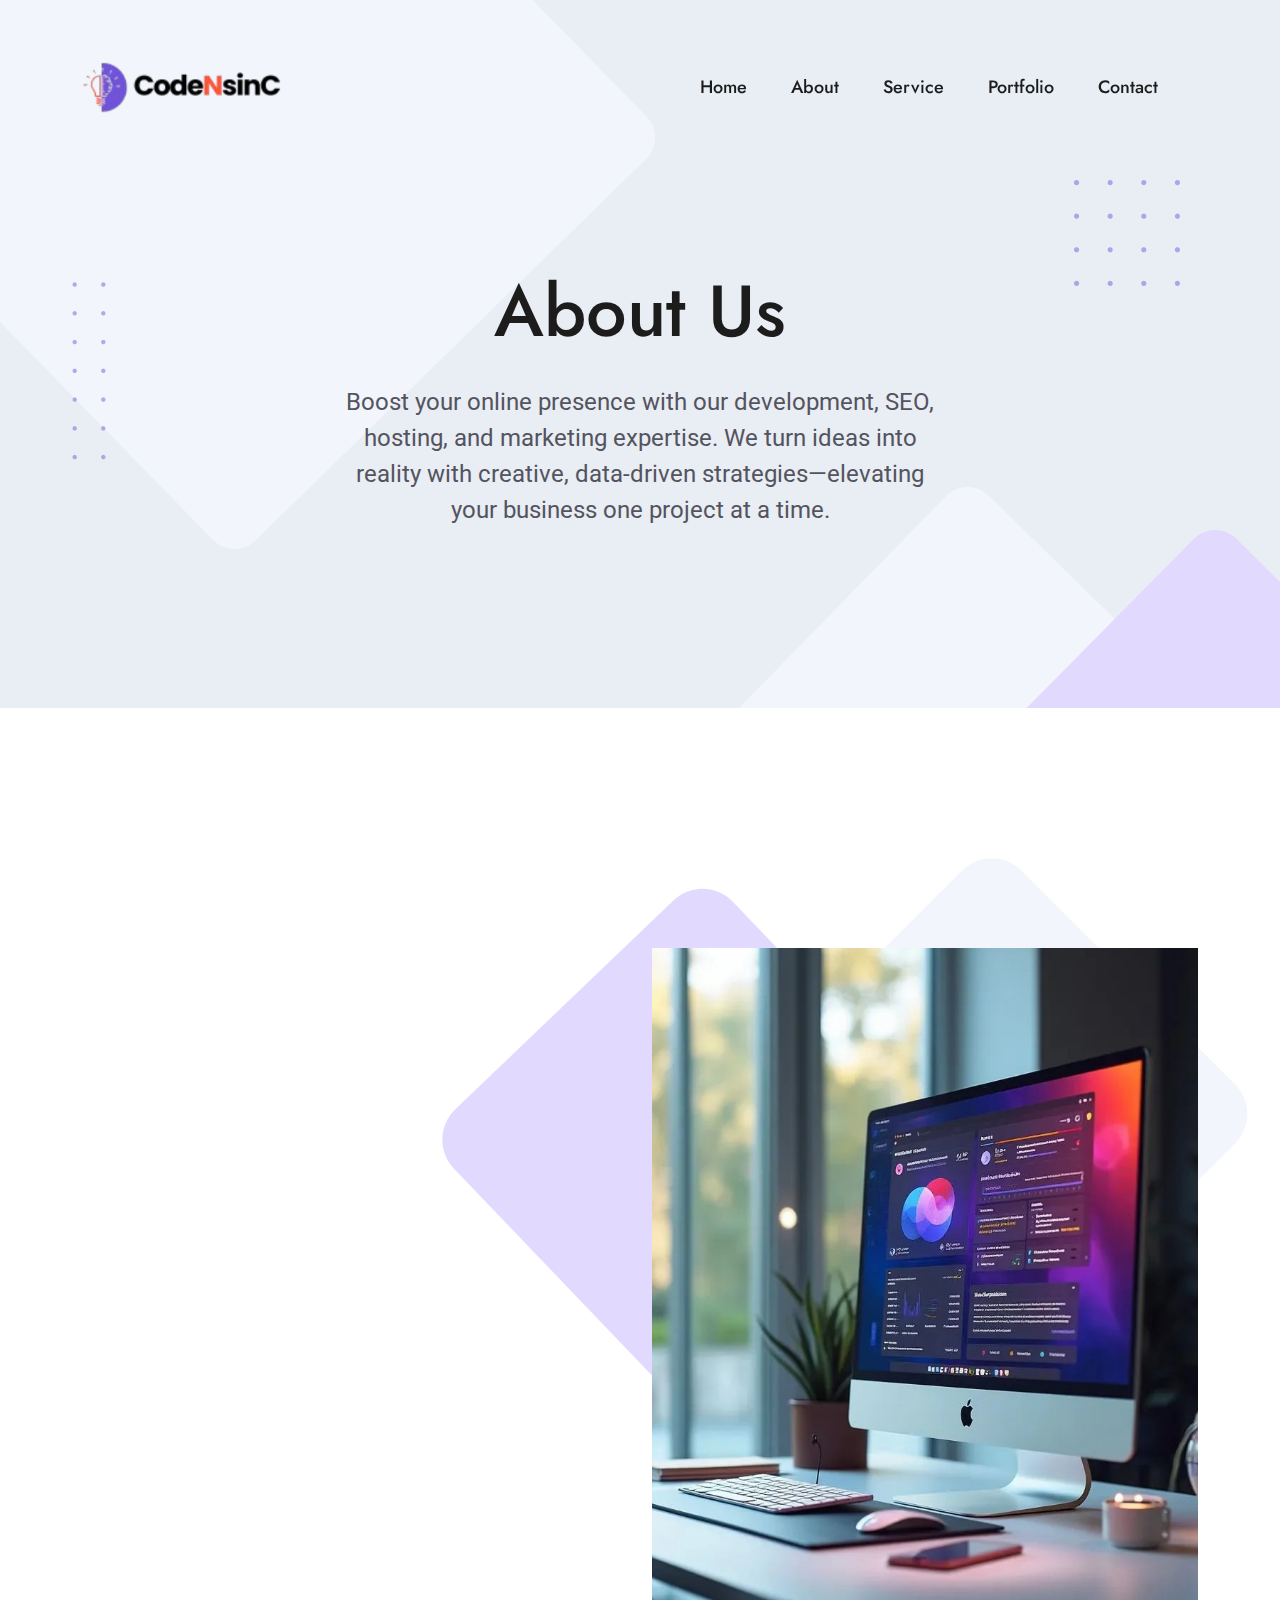
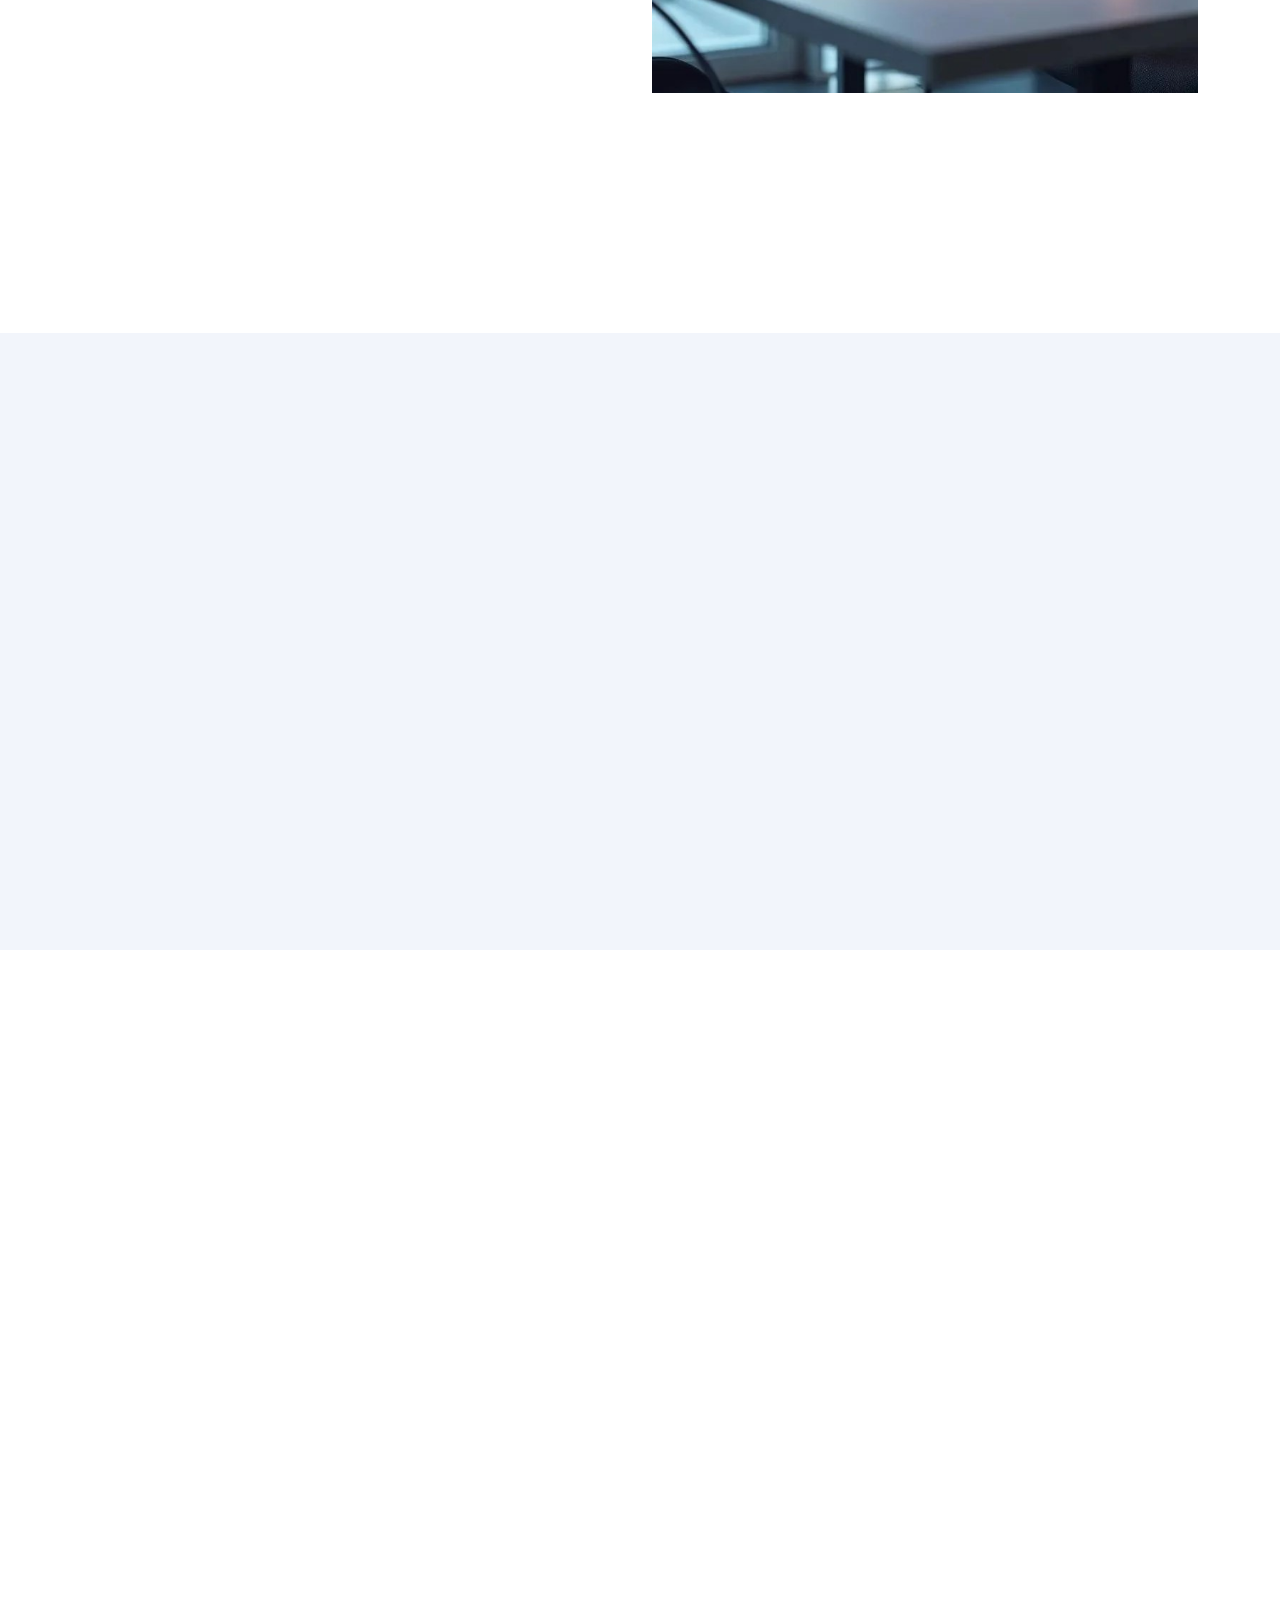
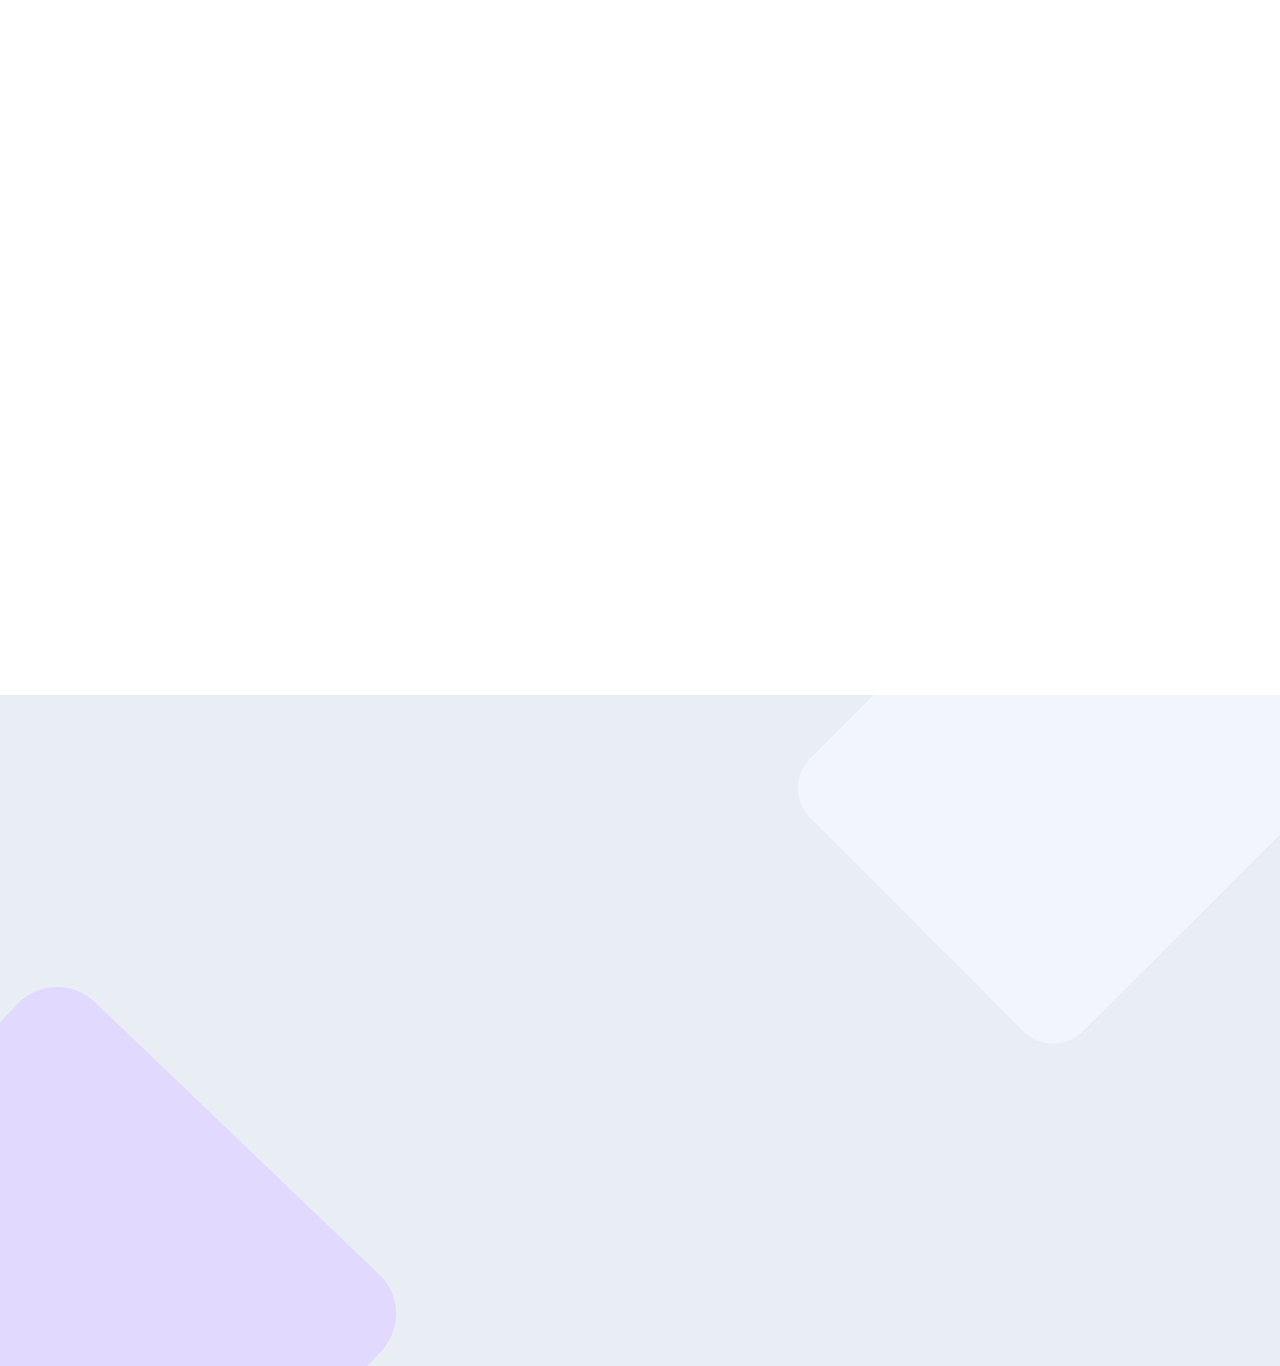
<file: about.html>
<!DOCTYPE html>
<html class="no-js" lang="en">

<head>
    <meta charset="utf-8">
    <meta http-equiv="x-ua-compatible" content="ie=edge">
    <title>CodeNsinC - Creative Digital Agency</title>
    <meta name="robots" content="noindex, follow" />
    <meta name="description" content="">
    <meta name="viewport" content="width=device-width, initial-scale=1, shrink-to-fit=no">
    <!-- Favicon -->
    <link rel="shortcut icon" type="image/x-icon" href="assets/images/favicon.png">

    <!-- Vendor CSS (Bootstrap & Icon Font) -->
    <link rel="stylesheet" href="./assets/css/vendor/bootstrap.min.css">

    <!-- Plugins CSS (All Plugins Files) -->
    <link rel="stylesheet" href="assets/css/plugins/font-awesome.min.css">
    <link rel="stylesheet" href="assets/css/plugins/swiper-bundle.min.css">
    <link rel="stylesheet" href="assets/css/plugins/animate.min.css">
    <link rel="stylesheet" href="assets/css/plugins/odometer-theme-default.min.css">
    <link rel="stylesheet" href="assets/css/plugins/fancybox.min.css">

    <!-- Style CSS -->
    <link rel="stylesheet" href="./assets/css/style.css">
</head>

<body>

    <header class="header-wrapper sticky-header">
        <div class="">
            <div class="container">
                <div class="row">
                    <div class="col-12">
                        <div class="flex-center justify-content-between">
                            <!-- Header Logo Start -->
                            <div class="logo">
                                <a href="index.html">
                                    <img src="assets/images/codensinc.png" width="200px" alt="">
                                </a>
                            </div>
                            <!-- Header Logo End -->

                            <div class="flex-center header-right">
                                <!-- Header Menu Start -->
                                <div class="d-none d-lg-flex header-right_menu">
                                    <nav class="main-menu">
                                        <ul>
                                            <li class="has-children">
                                                <a href="index.html">Home</a>
                                               
                                            </li>
                                            <li><a href="about.html">About</a></li>
                                            <li class="has-children">
                                                <a href="service.html">Service</a>
                                               
                                            </li>
                                            <li class="has-children">
                                                <a href="portfolio.html">Portfolio</a>
                                               
                                            </li>
                                            
                                            <li><a href="contact.html">Contact</a></li>
                                        </ul>
                                    </nav>
                                </div>
                                <!-- Header Menu End -->

                                <!-- Header Actions Start -->
                                <div class="header-right_actions flex-center">

                                    <div class="hamburger d-block d-lg-none">
                                        <!-- Mobile Menu Hambarger Action Button Start -->
                                        <a class="header-action-btn header-action-btn-menu hamburger_button d-flex" href="#/" data-bs-toggle="offcanvas" data-bs-target="#offcanvas-header">
                                            <span></span>
                                            <span></span>
                                            <span></span>
                                        </a>
                                        <!-- Mobile Menu Hambarger Action Button End -->
                                    </div>

                                </div>
                                <!-- Header Social Actions End -->
                            </div>
                        </div>
                    </div>
                </div>
            </div>
        </div>
    </header>

    <div class="offcanvas offcanvas-end" id="offcanvas-header">

        <div class="offcanvas-header">
            <!-- Header Logo Start -->
            <div class="logo">
                <a href="index.html">
                    <img src="assets/images/codensinc.png" alt="">
                </a>
            </div>
            <!-- Header Logo End -->
            <button type="button" class="btn-close text-reset mobilemenu-close" data-bs-dismiss="offcanvas" aria-label="Close"><i class="fas fa-times"></i></button>
        </div>
        <div class="offcanvas-body">
            <!-- mobile menu navigation start -->
            <nav>
                <ul class="mobile-menu">
                    <li class="menu-item-has-children">
                        <a href="index.html">HOME</a>
                        
                    </li>
                    <li><a href="about.html">ABOUT</a></li>
                    <li class="menu-item-has-children">
                        <a href="service.html">SERVICE</a>
                       
                    </li>
                    <li class="menu-item-has-children">
                        <a href="portfolio.html">PORTFOLIO</a>
                        
                    </li>
                   
                    <li><a href="contact.html">CONTACT</a></li>
                </ul>
            </nav>
            <!-- mobile menu navigation end -->
        </div>

    </div>

    <!-- Breadcrumb Section Start -->
    <div class="section breadcrumb-section">
        <span class="shape shape-one layer" data-speed="1">
            <img src="assets/images/slider/shape-2.png" alt="Shape">
        </span>
        <span class="shape shape-two layer" data-speed="2">
            <img src="assets/images/slider/shape-5.png" alt="Shape">
        </span>
        <span class="shape shape-three wow pulse" data-wow-duration="1s" data-wow-delay=".1s">
            <img src="assets/images/slider/shape-7.png" alt="Shape">
        </span>
        <span class="shape shape-four wow fadeInUp" data-wow-duration="1s" data-wow-delay=".1s">
            <img src="assets/images/slider/shape-9.png" alt="Shape">
        </span>
        <span class="shape shape-five wow fadeInUp" data-wow-duration="1.5s" data-wow-delay=".1s">
            <img src="assets/images/slider/shape-10.png" alt="Shape">
        </span>
        <div class="container">
            <div class="row">
                <div class="col-12 align-items-center text-center">
                    <!-- Breadcrumb Wrapper Start -->
                    <div class="breadcrumb-wrapper">
                        <h1 class="title">About Us</h1>
                        <p class="text mb-0">Boost your online presence with our development, SEO, hosting, and marketing expertise. We turn ideas into reality with creative, data-driven strategies—elevating your business one project at a time.</p>
                    </div>
                    <!-- Breadcrumb Wrapper End -->
                </div>
            </div>
        </div>
    </div>
    <!-- Breadcrumb Section End -->

   <!-- About Section End -->
   <div class="about section-padding" id="about">
    <div class="container">
        <div class="row align-items-center">
            
            <div class="col-lg-6">
                <div class="about-content">
                    <div class="section-head wow fadeIn" data-wow-duration="1.5s" data-wow-delay=".1s">
                        <span class="subtitle">We Are CodeNsinC</span>
                        <h2 class="title">We Work to Ensure Your Success</h2>
                        <p class="text">Our digital agency is your one-stop destination for all online needs.</p>
                        <p class="text-two">We offer top-notch services in UI/UX design, web development,
                            cloud solutions, SEO,and marketing. With expertise in business planning and 
                            hosting, we provide comprehensive solutions to help your brand thrive in the 
                            digital landscape.<br><br>Our solutions are designed to align with your business goals
                            whether you're launching a new venture or scaling an existing one. From creating
                            seamless user experiences and building dynamic websites to deploying cloud infrastructure
                            that ensures flexibility,we’ve got every corner of your digital journey covered. <br>
                        
                            </p>
                    </div>
                </div>
            </div>
            <div class="col-lg-6">
                <div class="main-image">
                    <img class="about-img js-tilt" src="assets/images/about/About.jpg" alt="about">
                    <div class="shape-one wow fadeIn" data-wow-duration="1s" data-wow-delay=".1s">
                        <img src="assets/images/about/shape-one.png" alt="Shape">
                    </div>
                    <div class="shape-two wow fadeIn" data-wow-duration="1s" data-wow-delay=".1s">
                        <img src="assets/images/about/shape-two.png" alt="Shape">
                    </div>
                    <div class="about-icon icon-one wow flipInY" data-wow-duration="2s" data-wow-delay=".6s">
                        <img src="assets/images/icons/icon-1.png" alt="Icon">
                    </div>
                    <div class="about-icon icon-two wow flipInY" data-wow-duration="2s" data-wow-delay=".6s">
                        <img src="assets/images/icons/icon-2.png" alt="Icon">
                    </div>
                    <!-- <div class="circle-thumb wow pulse" data-wow-duration="1.5s" data-wow-delay=".1s">
                        <span class="number">23</span>
                        <span class="text">Years in the <br> Success</span>
                    </div> -->
                </div>
            </div>
        </div>
    </div>
</div>
<!-- About Section Start -->

     <!-- Progress Section Start -->
     <div class="progress-section section-padding">
        <div class="container">
            <div class="row align-items-center mb-n30">
                <div class="col-lg-6 mb-30 wow fadeIn" data-wow-duration="1s" data-wow-delay=".1s">
                    <!-- Section Title Start -->
                    <div class="section-title-center section-head text-start mb-0">
                        <span class="subtitle">We Are Agens</span>
                        <h2 class="title">We Work to Help You Grow</h2>
                        <p class="text-two mw-100 mb-0">We are committed to fueling your growth with customized solutions that create real value. Our goal is to empower your brand to excel and lead in the digital world.</p>
                    </div>
                    <!-- Section Title End  -->
                </div>
                <div class="col-lg-6 mb-30 wow fadeIn" data-wow-duration="1.5s" data-wow-delay=".1s">

                    <!-- Progress Area Start -->
                    <div class="progress-area">
                        <h5 class="progress-title">Website Development</h5>
                        <div class="progress">
                            <div class="progress-bar single-progress wow fadeInLeft" data-wow-duration="0.7s" data-wow-delay=".1s" role="progressbar" style="width: 80%;" aria-valuenow="78" aria-valuemin="0" aria-valuemax="100">
                            </div>
                            <span class="progress-number">80%</span>
                        </div>
                        <h5 class="progress-title">Digital Marketing</h5>
                        <div class="progress">
                            <div class="progress-bar single-progress wow fadeInLeft" data-wow-duration="0.7s" data-wow-delay=".2s" role="progressbar" style="width: 88%;" aria-valuenow="88" aria-valuemin="0" aria-valuemax="100"></div>
                            <span class="progress-number">88%</span>
                        </div>
                        <h5 class="progress-title">Search Engine Optimization</h5>
                        <div class="progress">
                            <div class="progress-bar single-progress wow fadeInLeft" data-wow-duration="0.7s" data-wow-delay=".3s" role="progressbar" style="width: 75%;" aria-valuenow="65" aria-valuemin="0" aria-valuemax="100"></div>
                            <span class="progress-number">75%</span>
                        </div>
                    </div>
                    <!-- Progress Area End -->

                </div>
            </div>
        </div>
    </div>
    <!-- Progress Section End -->

   

  

  

   

     <!-- Team Section Start -->
     <div class="team-section section-margin-bottom" style="margin-top: 50px;" id="team">
        <div class="container">
            <div class="row">
                <div class="col-12 wow fadeIn" data-wow-duration="1s" data-wow-delay=".1s">
                    <!-- Section Title Start -->
                    <div class="section-title-center section-head text-center">
                        <span class="subtitle">Team Members</span>
                        <h2 class="title">Our Team Members</h2>
                        <p class="text mx-auto mb-0">Sed do eiusmod tempor incididunt ut labore et dolore magna aliqua. when the musics over turn off the light</p>
                    </div>
                    <!-- Section Title End  -->
                </div>
            </div>
            <div class="row mb-n30">
                
                <div class="col-lg-3 col-md-6 col-sm-6 col-6 mb-30 team-wrapper wow fadeInUp" data-wow-duration="0.8s" data-wow-delay=".1s">
                    <!-- Single Team Wrapper Start -->
                    <div class="single-team">
                        <div class="team-thumb">
                            <p class="image" ><img src="assets/images/Teams/Fahad-1.png" alt="Team"></p>
                        </div>
                        <ul class="sidebar-social">
                           
                            <li>
                                <a href="https://www.linkedin.com/in/imfahadjaved" class="linkedin"><i class="fab fa-linkedin-in"></i></a>
                            </li>
                           
                        </ul>
                        <div class="team-content">
                            <h4 class="title">
                                <a href="https://www.linkedin.com/in/imfahadjaved">Fahad Javed</a>
                            </h4>
                            <span class="subtitle">Full Stack Developer</span>
                        </div>
                    </div>
                    <!-- Single Team Wrapper End -->
                </div>
                <div class="col-lg-3 col-md-6 col-sm-6 col-6 mb-30 team-wrapper wow fadeInUp" data-wow-duration="1.2s" data-wow-delay=".1s">
                    <!-- Single Team Wrapper Start -->
                    <div class="single-team">
                        <div class="team-thumb">
                            <p class="image" ><img src="assets/images/Teams/Sattar-1.png" alt="Team"></p>
                        </div>
                        <ul class="sidebar-social">
                           
                            <li>
                                <a href="https://www.linkedin.com/in/abdul-sattar-khatri-5b482824b" class="linkedin"><i class="fab fa-linkedin-in"></i></a>
                            </li>
                           
                        </ul>
                        <div class="team-content">
                            <h4 class="title">
                                <a href="https://www.linkedin.com/in/abdul-sattar-khatri-5b482824b">Abdul Sattar</a>
                            </h4>
                            <span class="subtitle">Wordpress Developer</span>
                        </div>
                    </div>
                    <!-- Single Team Wrapper End -->
                     
                </div>

                <div class="col-lg-3 col-md-6 col-sm-6 col-6 mb-30 team-wrapper wow fadeInUp" data-wow-duration="1s" data-wow-delay=".1s">
                    <!-- Single Team Wrapper Start -->
                    <div class="single-team">
                        <div class="team-thumb">
                            <p class="image"><img src="assets/images/Teams/Owais-2.png" alt="Team"></p>
                        </div>
                        <ul class="sidebar-social">
                            
                            <li>
                                <a href="https://www.linkedin.com/in/owais-saleem-724785264/" class="linkedin"><i class="fab fa-linkedin-in"></i></a>
                            </li>
                            
                        </ul>
                        <div class="team-content">
                            <h4 class="title">
                                <a href="https://www.linkedin.com/in/owais-saleem-724785264/">Owais Saleem</a>
                            </h4>
                            <span class="subtitle">Frontend Developer</span>
                        </div>
                    </div>
                    <!-- Single Team Wrapper End -->
                </div>
                <div class="col-lg-3 col-md-6 col-sm-6 col-6 mb-30 team-wrapper wow fadeInUp" data-wow-duration="1.2s" data-wow-delay=".1s">
                    <!-- Single Team Wrapper Start -->
                    <div class="single-team">
                        <div class="team-thumb">
                            <p class="image"><img src="assets/images/Teams/Usama-1.png" alt="Team"></p>
                        </div>
                        <ul class="sidebar-social">
                            
                            <li>
                                <a href="https://www.linkedin.com/usama" class="linkedin"><i class="fab fa-linkedin-in"></i></a>
                            </li>
                            
                        </ul>
                        <div class="team-content">
                            <h4 class="title">
                                <a href="https://www.linkedin.com/">Usama</a>
                            </h4>
                            <span class="subtitle">Marketing Specialist</span>
                        </div>
                    </div>
                    <!-- Single Team Wrapper End -->
                     
                </div>

                <div class="col-lg-3 col-md-6 col-sm-6 col-6 mb-30 team-wrapper wow fadeInUp" data-wow-duration="1.2s" data-wow-delay=".1s">
                    <!-- Single Team Wrapper Start -->
                    <div class="single-team">
                        <div class="team-thumb">
                            <p class="image"><img src="assets/images/Teams/Suddais-1.jpg" alt="Team"></p>
                        </div>
                        <ul class="sidebar-social">
                            
                            <li>
                                <a href="https://www.linkedin.com/in/mustafa-murtaza-a2167a301/" class="linkedin"><i class="fab fa-linkedin-in"></i></a>
                            </li>
                            
                        </ul>
                        <div class="team-content">
                            <h4 class="title">
                                <a href="https://www.linkedin.com/in/mustafa-murtaza-a2167a301/">Ghulam Mustafa</a>
                            </h4>
                            <span class="subtitle">SEO Specialist</span>
                        </div>
                    </div>
                    <!-- Single Team Wrapper End -->
                     
                </div>
                
                <div class="col-lg-3 col-md-6 col-sm-6 col-6 mb-30 team-wrapper wow fadeInUp" data-wow-duration=".6s" data-wow-delay=".1s">
                    <!-- Single Team Wrapper Start -->
                    <div class="single-team">
                        <div class="team-thumb">
                            <p class="image"><img src="assets/images/Teams/ezan-1.png" alt="Team"></p>
                        </div>
                        <ul class="sidebar-social">
                            
                            <li>
                                <a href="https://www.linkedin.com/in/ezansheikh11" class="linkedin"><i class="fab fa-linkedin-in"></i></a>
                            </li>
                            
                        </ul>
                        <div class="team-content">
                            <h4 class="title">
                                <a href="https://www.linkedin.com/in/ezansheikh11">Ezan Sheikh</a>
                            </h4>
                            <span class="subtitle">Shopify Developer</span>
                        </div>
                    </div>
                    <!-- Single Team Wrapper End -->
                </div>
                <div class="col-lg-3 col-md-6 col-sm-6 col-6 mb-30 team-wrapper wow fadeInUp" data-wow-duration="1.2s" data-wow-delay=".1s">
                    <!-- Single Team Wrapper Start -->
                    <div class="single-team">
                        <div class="team-thumb">
                            <p class="image"><img src="assets/images/Teams/Talha-1.png" alt="Team"></p>
                        </div>
                        <ul class="sidebar-social">
                           
                            <li>
                                <a href="https://www.linkedin.com/in/talhakhan76" class="linkedin"><i class="fab fa-linkedin-in"></i></a>
                            </li>
                           
                        </ul>
                        <div class="team-content">
                            <h4 class="title">
                                <a href="https://www.linkedin.com/in/talhakhan76">Talha Khan</a>
                            </h4>
                            <span class="subtitle">Cyber Security Specialist</span>
                        </div>
                    </div>
                    <!-- Single Team Wrapper End -->
                     
                </div>

                <div class="col-lg-3 col-md-6 col-sm-6 col-6 mb-30 team-wrapper wow fadeInUp" data-wow-duration="1.2s" data-wow-delay=".1s">
                    <!-- Single Team Wrapper Start -->
                    <div class="single-team">
                        <div class="team-thumb">
                            <p class="image"><img src="assets/images/Teams/Ashar-1.jpg" alt="Team"></p>
                        </div>
                        <ul class="sidebar-social">
                           
                            <li>
                                <a href="https://www.linkedin.com/in/muhammad-ashar-56825a330/" class="linkedin"><i class="fab fa-linkedin-in"></i></a>
                            </li>
                           
                        </ul>
                        <div class="team-content">
                            <h4 class="title">
                                <a href="https://www.linkedin.com/in/muhammad-ashar-56825a330/">Muhammad Ashar</a>
                            </h4>
                            <span class="subtitle">Content Writer</span>
                        </div>
                    </div>
                    <!-- Single Team Wrapper End -->
                     
                </div>
                
                
            </div>
        </div>
    </div>
    <!-- Team Section End -->

  
    <footer class="footer-wrapper">
        <div class="shape-one">
            <img src="assets/images/footer/shape-one.png" alt="Footer-Shape">
        </div>
        <div class="shape-two">
            <img src="assets/images/footer/shape-two.png" alt="Footer-Shape">
        </div>
        <div class="container">
            <div class="row">
               
            </div>
            <div class="row mb-n30">

                <!-- Footer Widget Start -->
                <div class="col-lg-3 col-md-4 col-sm-6 col-12 mb-30 wow fadeIn" data-wow-duration="1.5s" data-wow-delay=".1s">
                    <div class="footer-widget negative-margin">
                        <div class="logo">
                            <a href="index.html">
                                <img src="assets/images/codensinc.png" alt="">
                            </a>
                        </div>
                        <ul class="footer-widget-list-icon">
                            <li><i class="fas fa-map-marker-alt"></i> <span>Kharadar, Karachi, Sindh, Pakistan</span></li>
                            <li><i class="fas fa-envelope"></i> <span>codensinc@gmail.com</span> </li>
                            <li><i class="fas fa-phone"></i><span>+92 3493467007</span> </li>
                            
                        </ul>
                        <ul class="social-icon d-flex flex-start">
                            <li>
                                <a href="https://www.facebook.com/" class="facebook"><i class="fab fa-facebook-f"></i></a>
                            </li>
                            <li>
                                <a href="https://twitter.com/" class="twitter"><i class="fab fa-twitter"></i></a>
                            </li>
                            <li>
                                <a href="https://www.linkedin.com/" class="linkedin"><i class="fab fa-linkedin-in"></i></a>
                            </li>
                            <li>
                                <a href="https://www.instagram.com/" class="instagram"><i class="fab fa-instagram"></i></a>
                            </li>
                        </ul>
                    </div>
                </div>
                <!-- Footer Widget End -->

                <!-- Footer Widget Start -->
                <div class="col-lg-3 col-md-4 col-sm-6 col-12 mb-30 d-flex justify-content-lg-center justify-content-sm-end wow fadeIn" data-wow-duration="1.5s" data-wow-delay=".1s">
                    <div class="footer-widget">
                        <h5 class="footer-widget-title">Service</h5>
                        <ul class="footer-widget-list">
                            <li><a href="about.html">Web Design</a></li>
                            <li><a href="about.html">Development</a></li>
                            <li><a href="about.html">Digital Marketing</a></li>
                            <li><a href="about.html">Graphic Design</a></li>
                            <!-- <li><a href="about.html">Photogaphy</a></li> -->
                        </ul>
                    </div>
                </div>
                <!-- Footer Widget End -->

                <!-- Footer Widget Start -->
                <div class="col-lg-3 col-md-4 col-sm-5 col-12 mb-30 d-flex justify-content-lg-center justify-content-md-end wow fadeIn" data-wow-duration="1.5s" data-wow-delay=".1s">
                    <div class="footer-widget">
                        <h5 class="footer-widget-title">Quick Links</h5>
                        <ul class="footer-widget-list">
                            <li><a href="about.html">About us</a></li>
                            <li><a href="contact.html">History</a></li>
                            <li><a href="contact.html">Support</a></li>
                            <li><a href="contact.html">Contact</a></li>
                            <!-- <li><a href="contact.html">Refund</a></li> -->
                        </ul>
                    </div>
                </div>
                <!-- Footer Widget End -->

               

            </div>
            <div class="row">
                <div class="col-12">
                    <div class="copyright wow fadeIn" data-wow-duration="1.5s" data-wow-delay=".1s">
                        <p class="order-md-1 order-2"><span> © 2024|</span> All rights reserved</p>

                        <ul class="footer-bootm-list order-md-2 order-1">
                            <li><a href="contact.html">Terms & Condition</a></li>
                            <li><a href="contact.html">Privacy Policy</a></li>
                        </ul>
                    </div>
                </div>
            </div>
        </div>
    </footer>

    <!-- Scroll Top Start -->
    <a href="#" class="scroll-top show" id="scroll-top">
        <i class="arrow-top fas fa-angle-double-up"></i>
        <i class="arrow-bottom fas fa-angle-double-up"></i>
    </a>
    <!-- Scroll Top End -->

    <!-- JS Vendor, Plugins & Activation Script Files -->

    <!-- Vendors JS -->
    <script src="./assets/js/vendor/modernizr-3.11.7.min.js"></script>
    <script src="./assets/js/vendor/jquery-3.6.0.min.js"></script>
    <script src="./assets/js/vendor/jquery-migrate-3.3.2.min.js"></script>
    <script src="./assets/js/vendor/bootstrap.min.js"></script>

    <!-- Plugins JS -->
    <script src="./assets/js/plugins/magnificpopup.min.js"></script>
    <script src="./assets/js/plugins/swiper-bundle.min.js"></script>
    <script src="./assets/js/plugins/tilt.jquery.min.js"></script>
    <script src="./assets/js/plugins/odometer.min.js"></script>
    <script src="./assets/js/plugins/isotope.min.js"></script>
    <script src="./assets/js/plugins/imagesloaded.min.js"></script>
    <script src="./assets/js/plugins/wow.min.js"></script>
    <script src="./assets/js/plugins/fancybox.min.js"></script>
    <script src="./assets/js/plugins/jquery.ajaxchimp.min.js"></script>

    <!-- Activation JS -->
    <script src="./assets/js/main.js"></script>
    <script src="./assets/js/pages/home.js"></script>

</body>

</html>
</file>
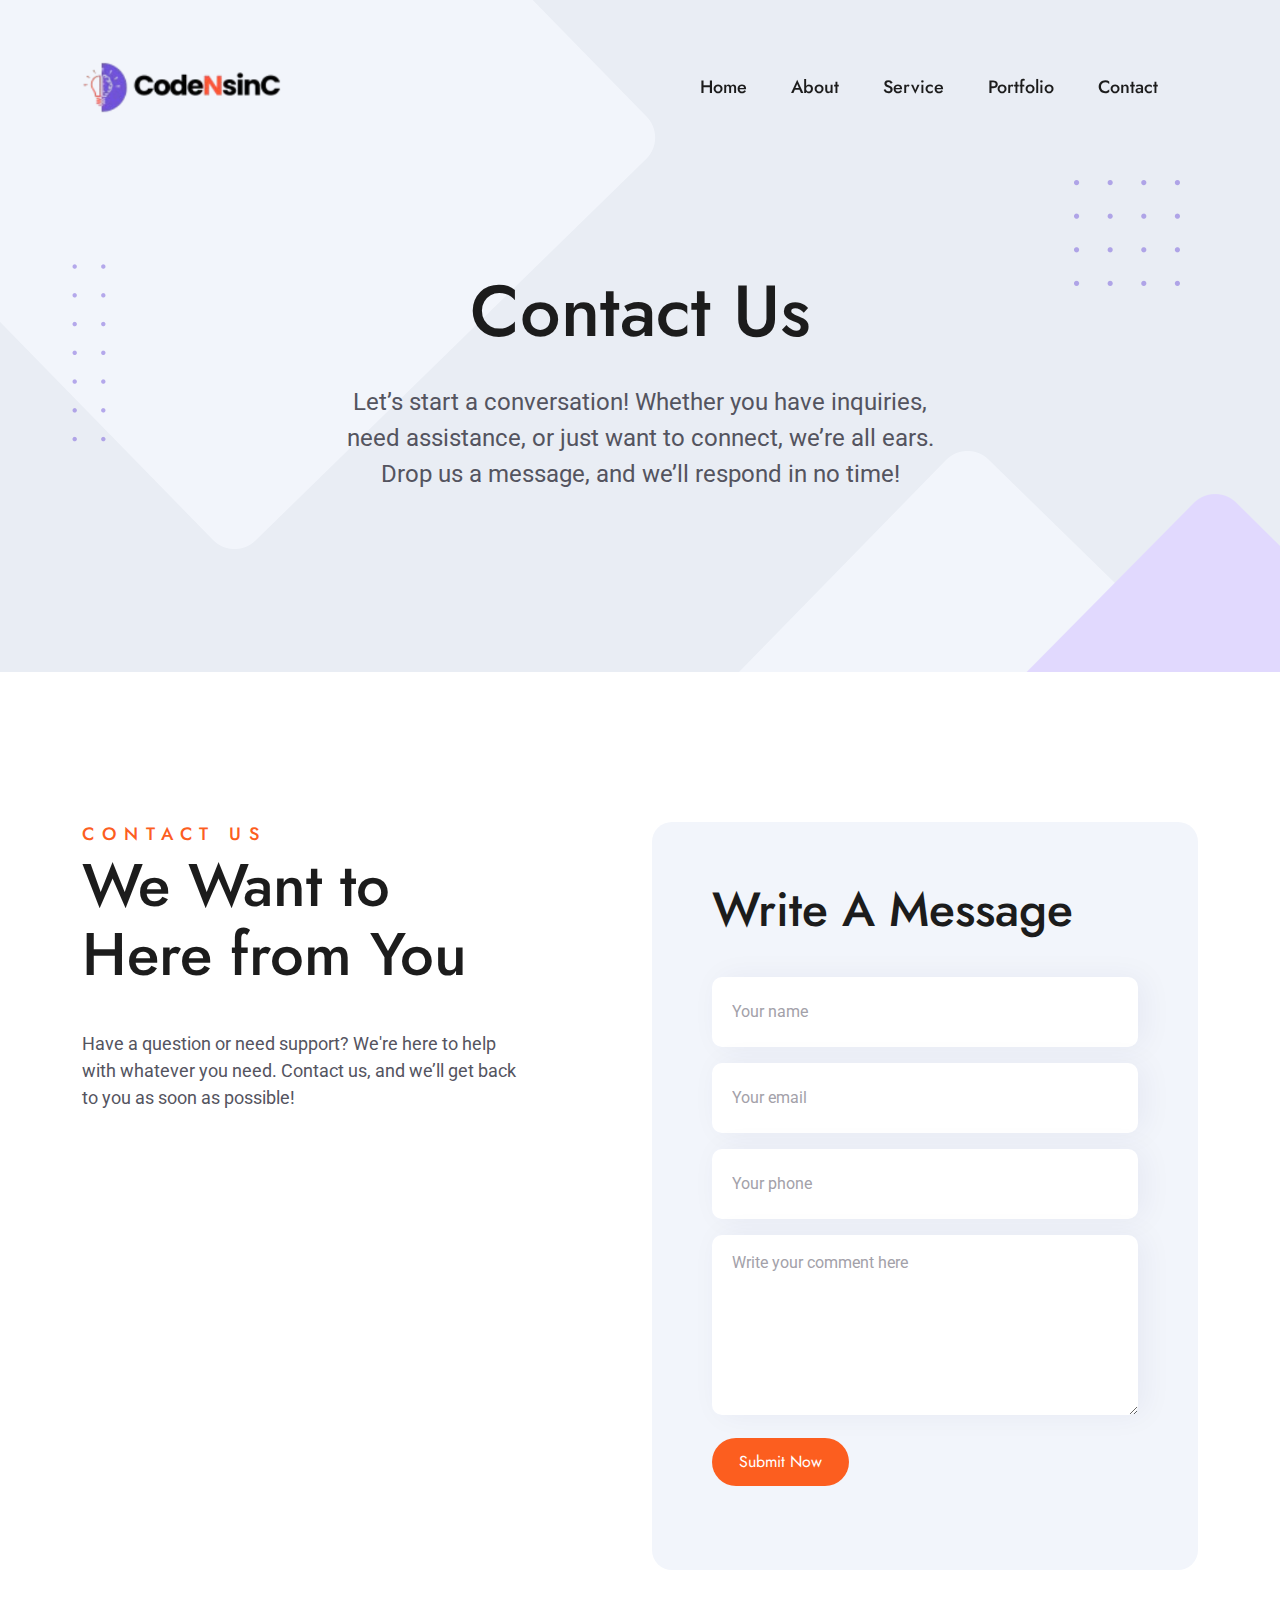
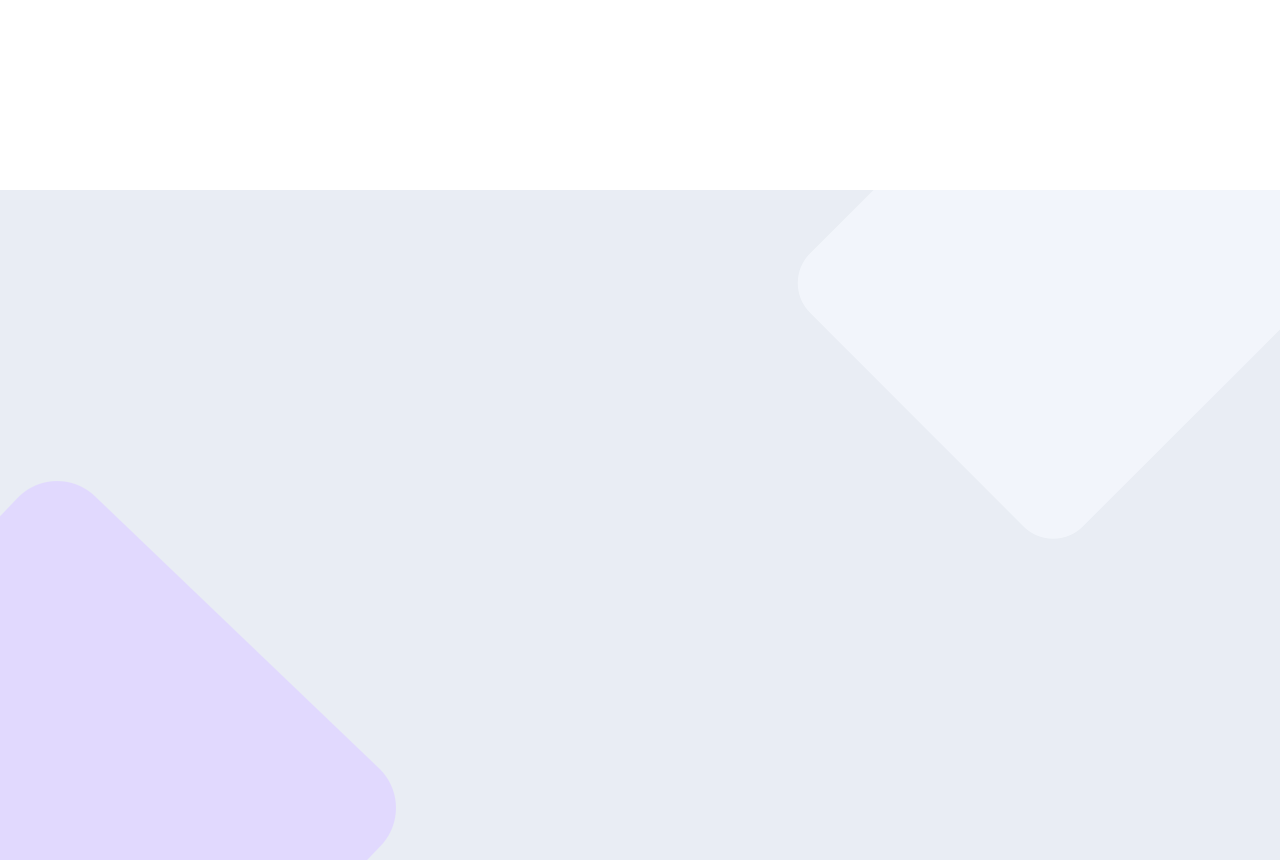
<file: contact.html>
<!DOCTYPE html>
<html class="no-js" lang="en">

<head>
    <meta charset="utf-8">
    <meta http-equiv="x-ua-compatible" content="ie=edge">
    <title>CodeNsinC - Creative Digital Agency</title>
    <meta name="robots" content="noindex, follow" />
    <meta name="description" content="">
    <meta name="viewport" content="width=device-width, initial-scale=1, shrink-to-fit=no">
    <!-- Favicon -->
    <link rel="shortcut icon" type="image/x-icon" href="assets/images/favicon.png">

    <!-- Vendor CSS (Bootstrap & Icon Font) -->
    <link rel="stylesheet" href="./assets/css/vendor/bootstrap.min.css">

    <!-- Plugins CSS (All Plugins Files) -->
    <link rel="stylesheet" href="assets/css/plugins/font-awesome.min.css">
    <link rel="stylesheet" href="assets/css/plugins/animate.min.css">

    <!-- Style CSS -->
    <link rel="stylesheet" href="./assets/css/style.css">
</head>

<body>
    <header class="header-wrapper sticky-header">
        <div class="">
            <div class="container">
                <div class="row">
                    <div class="col-12">
                        <div class="flex-center justify-content-between">
                            <!-- Header Logo Start -->
                            <div class="logo">
                                <a href="index.html">
                                    <img src="assets/images/codensinc.png" width="200px" alt="">
                                </a>
                            </div>
                            <!-- Header Logo End -->

                            <div class="flex-center header-right">
                                <!-- Header Menu Start -->
                                <div class="d-none d-lg-flex header-right_menu">
                                    <nav class="main-menu">
                                        <ul>
                                            <li class="has-children">
                                                <a href="index.html">Home</a>
                                               
                                            </li>
                                            <li><a href="about.html">About</a></li>
                                            <li class="has-children">
                                                <a href="service.html">Service</a>
                                               
                                            </li>
                                            <li class="has-children">
                                                <a href="portfolio.html">Portfolio</a>
                                               
                                            </li>
                                            
                                            <li><a href="contact.html">Contact</a></li>
                                        </ul>
                                    </nav>
                                </div>
                                <!-- Header Menu End -->

                                <!-- Header Actions Start -->
                                <div class="header-right_actions flex-center">

                                    <div class="hamburger d-block d-lg-none">
                                        <!-- Mobile Menu Hambarger Action Button Start -->
                                        <a class="header-action-btn header-action-btn-menu hamburger_button d-flex" href="#/" data-bs-toggle="offcanvas" data-bs-target="#offcanvas-header">
                                            <span></span>
                                            <span></span>
                                            <span></span>
                                        </a>
                                        <!-- Mobile Menu Hambarger Action Button End -->
                                    </div>

                                </div>
                                <!-- Header Social Actions End -->
                            </div>
                        </div>
                    </div>
                </div>
            </div>
        </div>
    </header>

    <div class="offcanvas offcanvas-end" id="offcanvas-header">

        <div class="offcanvas-header">
            <!-- Header Logo Start -->
            <div class="logo">
                <a href="index.html">
                    <img src="assets/images/codensinc.png" alt="">
                </a>
            </div>
            <!-- Header Logo End -->
            <button type="button" class="btn-close text-reset mobilemenu-close" data-bs-dismiss="offcanvas" aria-label="Close"><i class="fas fa-times"></i></button>
        </div>
        <div class="offcanvas-body">
            <!-- mobile menu navigation start -->
            <nav>
                <ul class="mobile-menu">
                    <li class="menu-item-has-children">
                        <a href="index.html">HOME</a>
                        
                    </li>
                    <li><a href="about.html">ABOUT</a></li>
                    <li class="menu-item-has-children">
                        <a href="service.html">SERVICE</a>
                       
                    </li>
                    <li class="menu-item-has-children">
                        <a href="portfolio.html">PORTFOLIO</a>
                        
                    </li>
                   
                    <li><a href="contact.html">CONTACT</a></li>
                </ul>
            </nav>
            <!-- mobile menu navigation end -->
        </div>

    </div>

    <!-- Breadcrumb Section Start -->
    <div class="section breadcrumb-section">
        <span class="shape shape-one layer" data-speed="1">
            <img src="assets/images/slider/shape-2.png" alt="Shape">
        </span>
        <span class="shape shape-two layer" data-speed="2">
            <img src="assets/images/slider/shape-5.png" alt="Shape">
        </span>
        <span class="shape shape-three">
            <img src="assets/images/slider/shape-7.png" alt="Shape">
        </span>
        <span class="shape shape-four">
            <img src="assets/images/slider/shape-9.png" alt="Shape">
        </span>
        <span class="shape shape-five">
            <img src="assets/images/slider/shape-10.png" alt="Shape">
        </span>
        <div class="container">
            <div class="row">
                <div class="col-12 align-items-center text-center">
                    <!-- Breadcrumb Wrapper Start -->
                    <div class="breadcrumb-wrapper">
                        <h1 class="title">Contact Us</h1>
                        <p class="text mb-0">Let’s start a conversation! Whether you have inquiries, need assistance, or just want to connect, we’re all ears. Drop us a message, and we’ll respond in no time!






                        </p>
                    </div>
                    <!-- Breadcrumb Wrapper End -->
                </div>
            </div>
        </div>
    </div>
    <!-- Breadcrumb Section End -->

     <!-- Contact Section Start -->
     <div class="section-padding" id="contact">
        <div class="container">
            <div class="row mb-n30">
                <div class="col-lg-6 mb-30">
                    <!-- Section Title Start -->
                    <div class="section-title-center section-head contact-head text-start mb-5 wow fadeIn" data-wow-duration="1.5s" data-wow-delay=".1s">
                        <span class="subtitle">Contact Us</span>
                        <h2 class="title">We Want to Here from You</h2>
                        <p class="text-two mw-100 mb-0">Have a question or need support? We're here to help with whatever you need. Contact us, and we’ll get back to you as soon as possible!</p>
                    </div>
                    <!-- Section Title End  -->
                    <!-- Contact Information Start -->
                    <ul class="contact-info wow fadeIn" data-wow-duration="1.5s" data-wow-delay=".1s">
                        <li>
                            <div class="icon"><i class="fas fa-map-marker-alt"></i></div>
                            <div class="contact-info-content">
                                <h3 class="title">Address</h3>
                                <span class="text">KHARADAR, KARACHI, SINDH, PAKISTAN</span>
                            </div>
                        </li>
                        <li>
                            <div class="icon"><i class="fas fa-phone-alt"></i></div>
                            <div class="contact-info-content">
                                <h3 class="title">Phone</h3>
                                <span class="text"><a href="tel:+123456789">+92 3493467007</a></span>
                            </div>
                        </li>
                        <li>
                            <div class="icon"><i class="fas fa-map-marker-alt"></i></div>
                            <div class="contact-info-content">
                                <h3 class="title">Email</h3>
                                <span class="text"><a href="mailto:codensinc@gmail.com">codensinc@gmail.com</a></span>
                            </div>
                        </li>
                    </ul>
                    <!-- Contact Information End -->
                </div>
                <div class="col-lg-6 mb-30">
                    <form id="contact-form" class="comment-form-inner contact-form wow fadeIn" data-wow-duration="1.5s" data-wow-delay=".1s" action="assets/php/contact.php">
                        <h2 class="title">Write A Message</h2>
                        <div class="row">
                            <div class="col-12 mb-3">
                                <input placeholder="Your name" name="name" required>
                            </div>
                            <div class="col-12 mb-3">
                                <input type="email" placeholder="Your email" name="email" required>
                            </div>
                            <div class="col-12 mb-3">
                                <input placeholder="Your phone" name="phone" required>
                            </div>
                            <div class="col-12 mb-3">
                                <textarea name="message" placeholder="Write your comment here" required></textarea>
                            </div>
                            <div class="col-12 text-left">
                                <button class="btn btn-style-one" type="submit"> <span>Submit Now</span> </button>
                            </div>
                            <div class="col-12">
                                <!--== Message Notification ==-->
                                <div class="form-message mt-4"></div>
                            </div>
                        </div>
                    </form>
                </div>
            </div>
        </div>
    </div>
    <!-- Contact Section End -->



  
    <footer class="footer-wrapper">
        <div class="shape-one">
            <img src="assets/images/footer/shape-one.png" alt="Footer-Shape">
        </div>
        <div class="shape-two">
            <img src="assets/images/footer/shape-two.png" alt="Footer-Shape">
        </div>
        <div class="container">
            <div class="row">
               
            </div>
            <div class="row mb-n30">

                <!-- Footer Widget Start -->
                <div class="col-lg-3 col-md-4 col-sm-6 col-12 mb-30 wow fadeIn" data-wow-duration="1.5s" data-wow-delay=".1s">
                    <div class="footer-widget negative-margin">
                        <div class="logo">
                            <a href="index.html">
                                <img src="assets/images/codensinc.png" alt="">
                            </a>
                        </div>
                        <ul class="footer-widget-list-icon">
                            <li><i class="fas fa-map-marker-alt"></i> <span>Kharadar, Karachi, Sindh, Pakistan</span></li>
                            <li><i class="fas fa-envelope"></i> <span>codensinc@gmail.com</span> </li>
                            <li><i class="fas fa-phone"></i><span>+92 3493467007</span> </li>
                            
                        </ul>
                        <ul class="social-icon d-flex flex-start">
                            <li>
                                <a href="https://www.facebook.com/" class="facebook"><i class="fab fa-facebook-f"></i></a>
                            </li>
                            <li>
                                <a href="https://twitter.com/" class="twitter"><i class="fab fa-twitter"></i></a>
                            </li>
                            <li>
                                <a href="https://www.linkedin.com/" class="linkedin"><i class="fab fa-linkedin-in"></i></a>
                            </li>
                            <li>
                                <a href="https://www.instagram.com/" class="instagram"><i class="fab fa-instagram"></i></a>
                            </li>
                        </ul>
                    </div>
                </div>
                <!-- Footer Widget End -->

                <!-- Footer Widget Start -->
                <div class="col-lg-3 col-md-4 col-sm-6 col-12 mb-30 d-flex justify-content-lg-center justify-content-sm-end wow fadeIn" data-wow-duration="1.5s" data-wow-delay=".1s">
                    <div class="footer-widget">
                        <h5 class="footer-widget-title">Service</h5>
                        <ul class="footer-widget-list">
                            <li><a href="about.html">Web Design</a></li>
                            <li><a href="about.html">Development</a></li>
                            <li><a href="about.html">Digital Marketing</a></li>
                            <li><a href="about.html">Graphic Design</a></li>
                            <!-- <li><a href="about.html">Photogaphy</a></li> -->
                        </ul>
                    </div>
                </div>
                <!-- Footer Widget End -->

                <!-- Footer Widget Start -->
                <div class="col-lg-3 col-md-4 col-sm-5 col-12 mb-30 d-flex justify-content-lg-center justify-content-md-end wow fadeIn" data-wow-duration="1.5s" data-wow-delay=".1s">
                    <div class="footer-widget">
                        <h5 class="footer-widget-title">Quick Links</h5>
                        <ul class="footer-widget-list">
                            <li><a href="about.html">About us</a></li>
                            <li><a href="contact.html">History</a></li>
                            <li><a href="contact.html">Support</a></li>
                            <li><a href="contact.html">Contact</a></li>
                            <!-- <li><a href="contact.html">Refund</a></li> -->
                        </ul>
                    </div>
                </div>
                <!-- Footer Widget End -->

               

            </div>
            <div class="row">
                <div class="col-12">
                    <div class="copyright wow fadeIn" data-wow-duration="1.5s" data-wow-delay=".1s">
                        <p class="order-md-1 order-2"><span> © 2024|</span> All rights reserved</p>

                        <ul class="footer-bootm-list order-md-2 order-1">
                            <li><a href="contact.html">Terms & Condition</a></li>
                            <li><a href="contact.html">Privacy Policy</a></li>
                        </ul>
                    </div>
                </div>
            </div>
        </div>
    </footer>

    <!-- JS Vendor, Plugins & Activation Script Files -->

    <!-- Vendors JS -->
    <script src="./assets/js/vendor/modernizr-3.11.7.min.js"></script>
    <script src="./assets/js/vendor/jquery-3.6.0.min.js"></script>
    <script src="./assets/js/vendor/jquery-migrate-3.3.2.min.js"></script>
    <script src="./assets/js/vendor/bootstrap.min.js"></script>

    <!-- Plugins JS -->
    <script src="./assets/js/plugins/magnificpopup.min.js"></script>
    <script src="./assets/js/plugins/waypoint.min.js"></script>
    <script src="./assets/js/plugins/wow.min.js"></script>
    <script src="./assets/js/plugins/jquery.ajaxchimp.min.js"></script>

    <!-- Activation JS -->
    <script src="./assets/js/main.js"></script>
    <script src="./assets/js/pages/contact.js"></script>

</body>

</html>
</file>
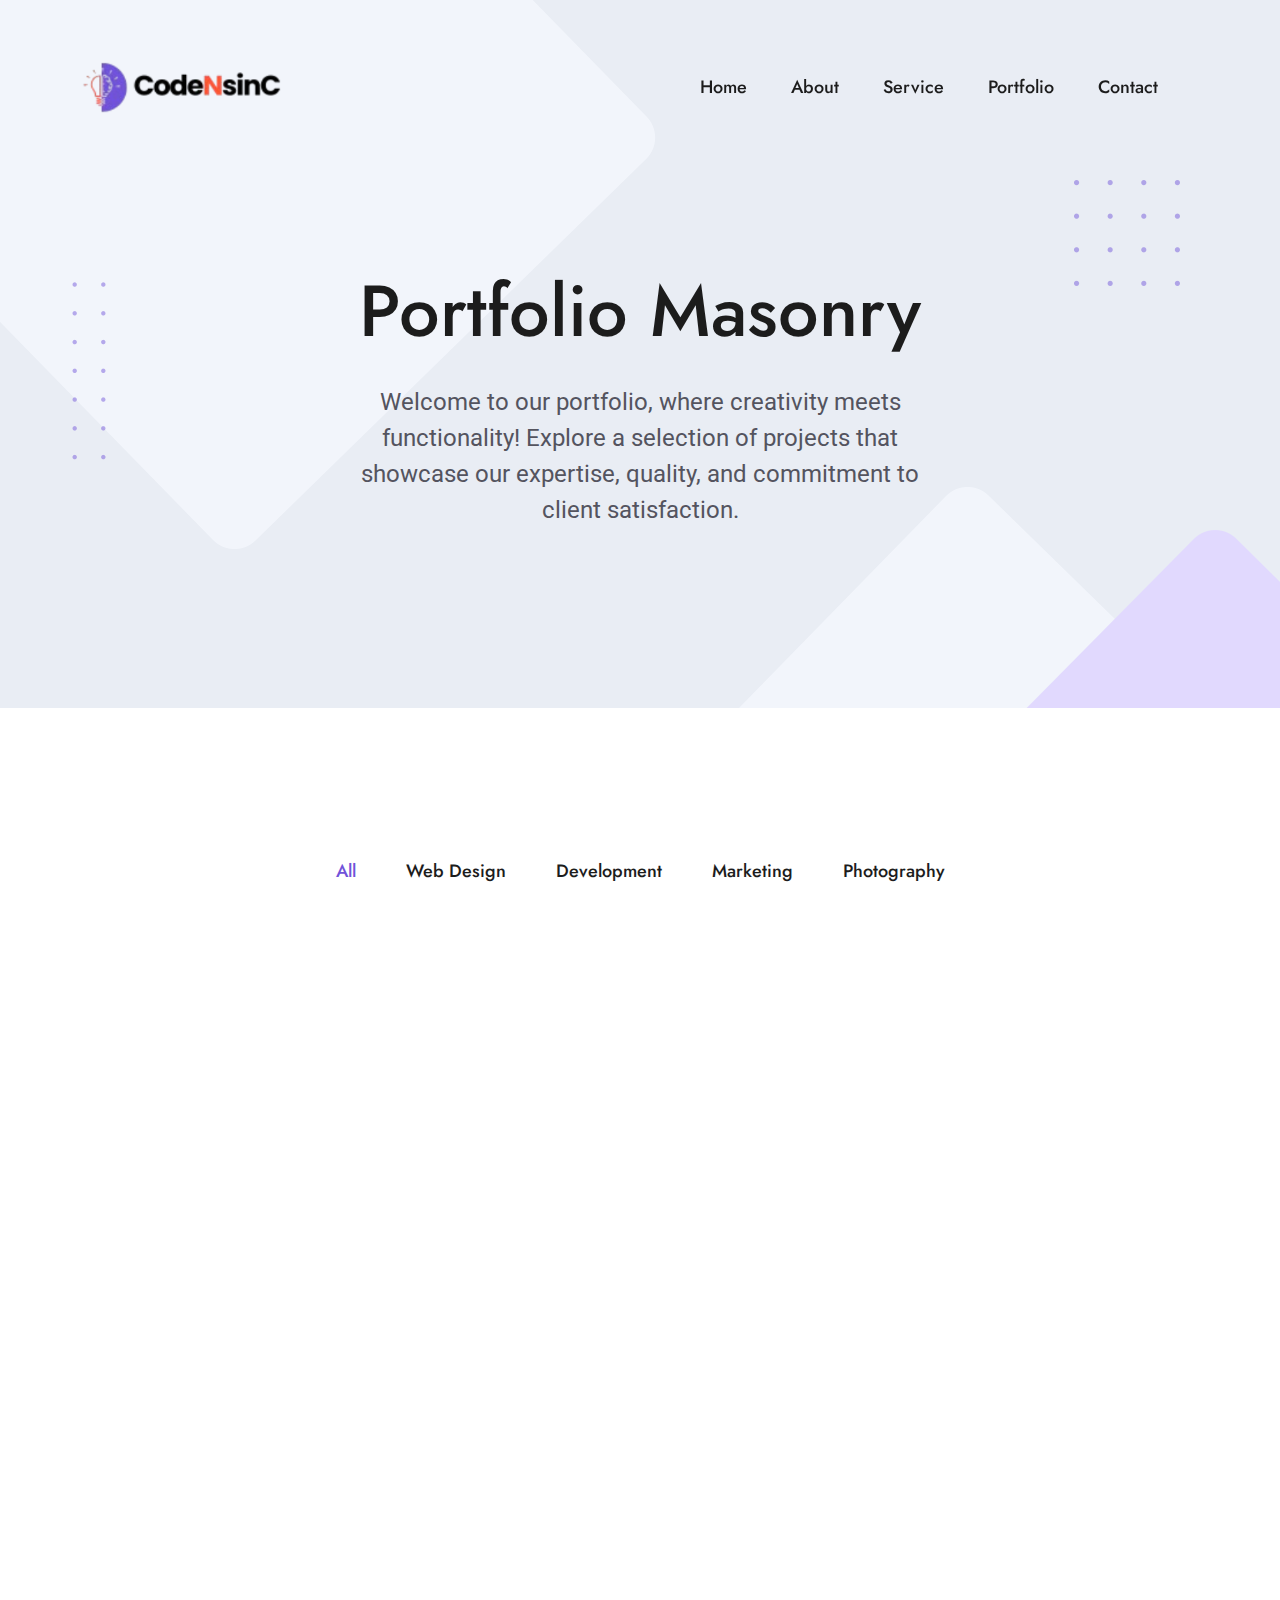
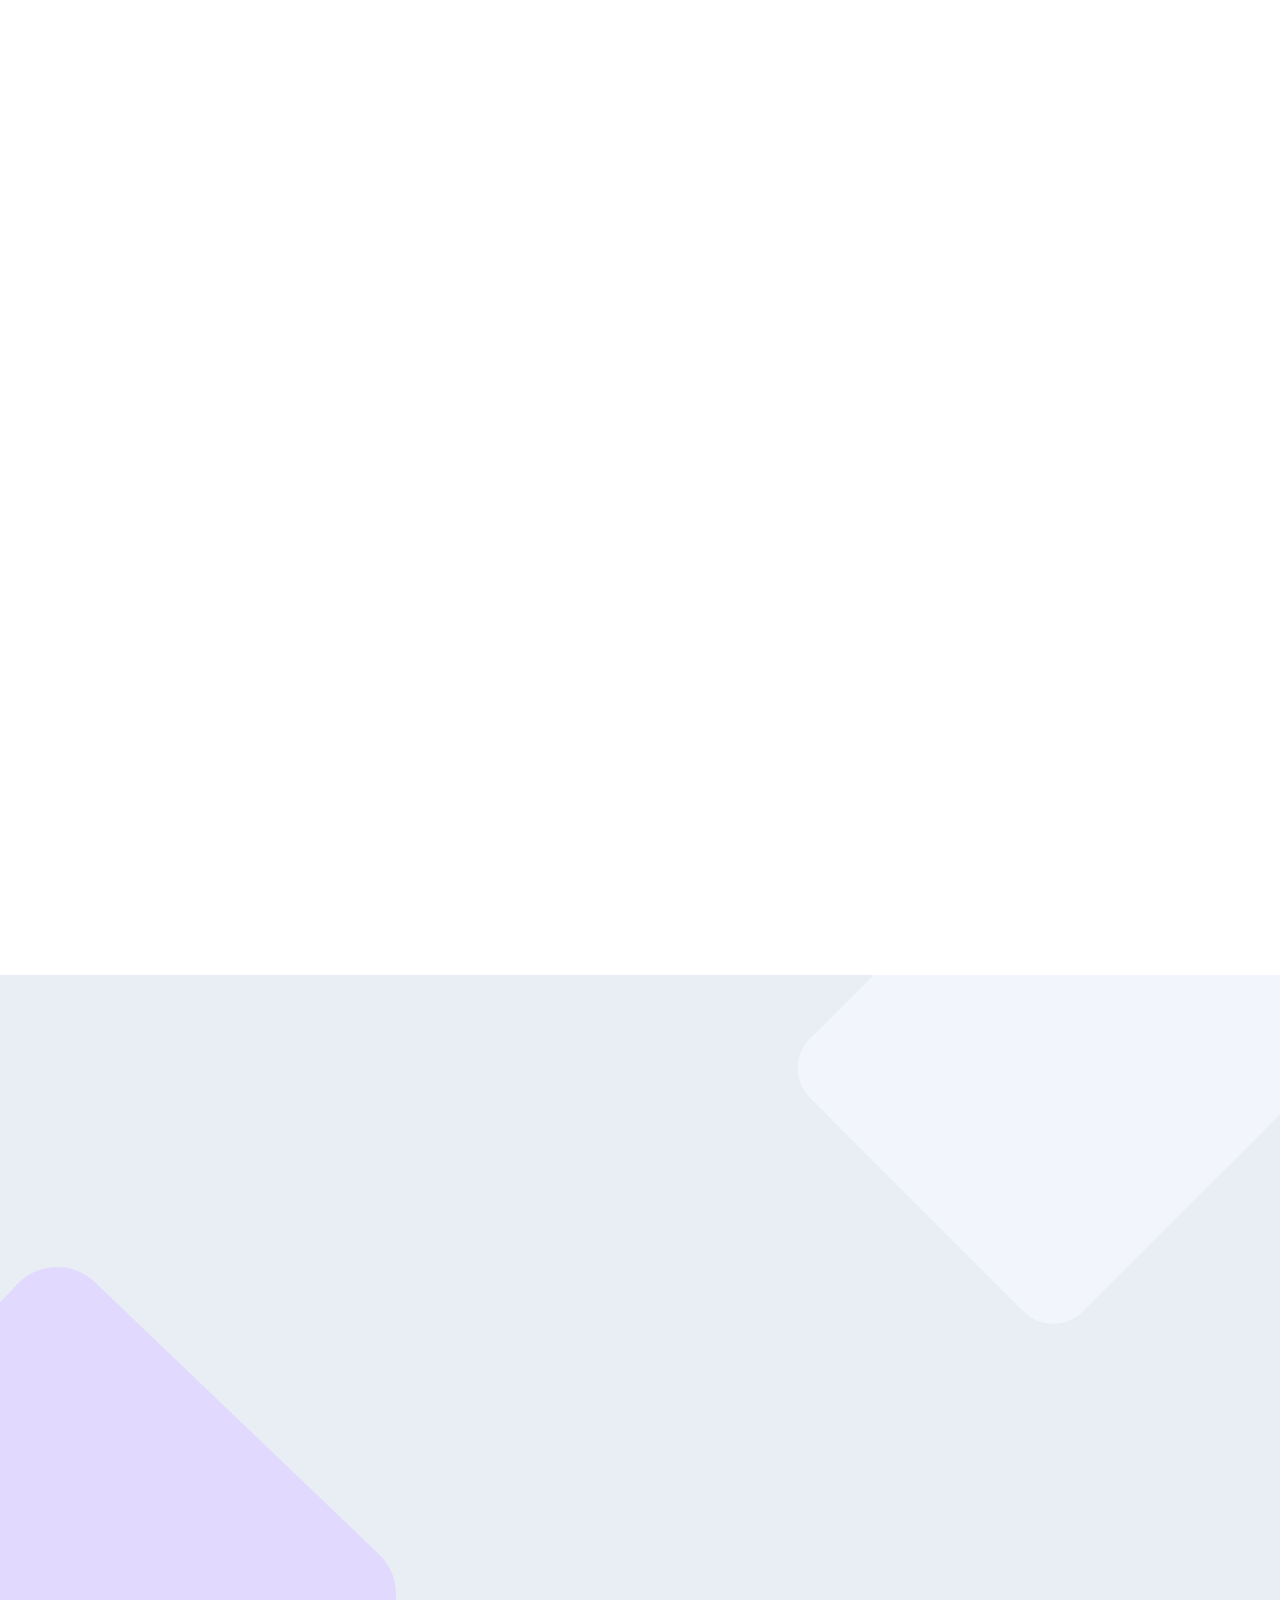
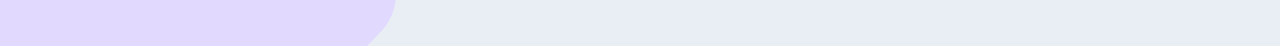
<file: portfolio.html>
<!DOCTYPE html>
<html class="no-js" lang="en">

<head>
    <meta charset="utf-8">
    <meta http-equiv="x-ua-compatible" content="ie=edge">
    <title>CodeNsinC - Creative Digital Agency</title>
    <meta name="robots" content="noindex, follow" />
    <meta name="description" content="">
    <meta name="viewport" content="width=device-width, initial-scale=1, shrink-to-fit=no">
    <!-- Favicon -->
    <link rel="shortcut icon" type="image/x-icon" href="assets/images/favicon.png">

    <!-- Vendor CSS (Bootstrap & Icon Font) -->
    <link rel="stylesheet" href="./assets/css/vendor/bootstrap.min.css">

    <!-- Plugins CSS (All Plugins Files) -->
    <link rel="stylesheet" href="assets/css/plugins/font-awesome.min.css">
    <link rel="stylesheet" href="assets/css/plugins/animate.min.css">
    <link rel="stylesheet" href="assets/css/plugins/magnific-pupup.css">

    <!-- Style CSS -->
    <link rel="stylesheet" href="./assets/css/style.css">
</head>

<body>

    <header class="header-wrapper sticky-header">
        <div class="">
            <div class="container">
                <div class="row">
                    <div class="col-12">
                        <div class="flex-center justify-content-between">
                            <!-- Header Logo Start -->
                            <div class="logo">
                                <a href="index.html">
                                    <img src="assets/images/codensinc.png" width="200px" alt="">
                                </a>
                            </div>
                            <!-- Header Logo End -->

                            <div class="flex-center header-right">
                                <!-- Header Menu Start -->
                                <div class="d-none d-lg-flex header-right_menu">
                                    <nav class="main-menu">
                                        <ul>
                                            <li class="has-children">
                                                <a href="index.html">Home</a>
                                               
                                            </li>
                                            <li><a href="about.html">About</a></li>
                                            <li class="has-children">
                                                <a href="service.html">Service</a>
                                               
                                            </li>
                                            <li class="has-children">
                                                <a href="portfolio.html">Portfolio</a>
                                               
                                            </li>
                                            
                                            <li><a href="contact.html">Contact</a></li>
                                        </ul>
                                    </nav>
                                </div>
                                <!-- Header Menu End -->

                                <!-- Header Actions Start -->
                                <div class="header-right_actions flex-center">

                                    <div class="hamburger d-block d-lg-none">
                                        <!-- Mobile Menu Hambarger Action Button Start -->
                                        <a class="header-action-btn header-action-btn-menu hamburger_button d-flex" href="#/" data-bs-toggle="offcanvas" data-bs-target="#offcanvas-header">
                                            <span></span>
                                            <span></span>
                                            <span></span>
                                        </a>
                                        <!-- Mobile Menu Hambarger Action Button End -->
                                    </div>

                                </div>
                                <!-- Header Social Actions End -->
                            </div>
                        </div>
                    </div>
                </div>
            </div>
        </div>
    </header>

    <div class="offcanvas offcanvas-end" id="offcanvas-header">

        <div class="offcanvas-header">
            <!-- Header Logo Start -->
            <div class="logo">
                <a href="index.html">
                    <img src="assets/images/codensinc.png" alt="">
                </a>
            </div>
            <!-- Header Logo End -->
            <button type="button" class="btn-close text-reset mobilemenu-close" data-bs-dismiss="offcanvas" aria-label="Close"><i class="fas fa-times"></i></button>
        </div>
        <div class="offcanvas-body">
            <!-- mobile menu navigation start -->
            <nav>
                <ul class="mobile-menu">
                    <li class="menu-item-has-children">
                        <a href="index.html">HOME</a>
                        
                    </li>
                    <li><a href="about.html">ABOUT</a></li>
                    <li class="menu-item-has-children">
                        <a href="service.html">SERVICE</a>
                       
                    </li>
                    <li class="menu-item-has-children">
                        <a href="portfolio.html">PORTFOLIO</a>
                        
                    </li>
                   
                    <li><a href="contact.html">CONTACT</a></li>
                </ul>
            </nav>
            <!-- mobile menu navigation end -->
        </div>

    </div>
    <!-- Breadcrumb Section Start -->
    <div class="section breadcrumb-section">
        <span class="shape shape-one layer" data-speed="1">
            <img src="assets/images/slider/shape-2.png" alt="Shape">
        </span>
        <span class="shape shape-two layer" data-speed="2">
            <img src="assets/images/slider/shape-5.png" alt="Shape">
        </span>
        <span class="shape shape-three wow pulse" data-wow-duration="1s" data-wow-delay=".1s">
            <img src="assets/images/slider/shape-7.png" alt="Shape">
        </span>
        <span class="shape shape-four wow fadeInUp" data-wow-duration="1s" data-wow-delay=".1s">
            <img src="assets/images/slider/shape-9.png" alt="Shape">
        </span>
        <span class="shape shape-five wow fadeInUp" data-wow-duration="1.5s" data-wow-delay=".1s">
            <img src="assets/images/slider/shape-10.png" alt="Shape">
        </span>
        <div class="container">
            <div class="row">
                <div class="col-12 align-items-center text-center">
                    <!-- Breadcrumb Wrapper Start -->
                    <div class="breadcrumb-wrapper">
                        <h1 class="title">Portfolio Masonry</h1>
                        <p class="text mb-0">Welcome to our portfolio, where creativity meets functionality! Explore a selection of projects that showcase our expertise, quality, and commitment to client satisfaction.</p>
                    </div>
                    <!-- Breadcrumb Wrapper End -->
                </div>
            </div>
        </div>
    </div>
    <!-- Breadcrumb Section End -->

    <!-- Portfolio Section Start -->
    <div class="portfolio-one section-padding">
        <div class="container">
            <div class="portfolio-wrapper">
                <!-- Portfolio Isotop Button Start -->
                <div class="portfolio-menu-style portfolio-menu-active isotope-btn-add-active mt-0 wow fadeIn" data-wow-duration="1.5s" data-wow-delay=".1s">
                    <button class="active btn-portfolio" data-filter="*">All</button>
                    <button class="btn-portfolio" data-filter=".cat1">Web Design</button>
                    <button class="btn-portfolio" data-filter=".cat2">Development</button>
                    <button class="btn-portfolio" data-filter=".cat3">Marketing</button>
                    <button class="btn-portfolio" data-filter=".cat4">Photography</button>
                </div>
                <!-- Portfolio Isotop Button End -->
                <div class="row row-cols-lg-3 row-cols-md-2 row-cols-sm-2 row-cols-1 mb-n25 grid parent-gallery">
                    <div class="col mb-25 grid-item cat2 cat4 wow fadeIn" data-wow-duration="1.5s" data-wow-delay=".1s">
                        <!-- Single Portfolio Start -->
                        <div class="single-portfolio">
                            <a class="thumbnail" href="portfolio-details.html">
                                <img src="assets/images/portfolio/portfolio-1.png" alt="Blog Image">
                            </a>
                            <div class="content">
                                <span class="subtitle">Web Design</span>
                                <h3 class="title">
                                    <a href="portfolio-details.html">When the musics over turn off the light</a>
                                </h3>
                            </div>
                            <div class="lightbox">
                                <a class="item" href="assets/images/portfolio/portfolio-1.png"><i class="fas fa-external-link-alt"></i></a>
                            </div>
                        </div>
                        <!-- Single Portfolio End -->
                    </div>
                    <div class="col mb-25 grid-item cat1 wow fadeIn" data-wow-duration="1.5s" data-wow-delay=".1s">
                        <!-- Single Portfolio Start -->
                        <div class="single-portfolio">
                            <a class="thumbnail" href="portfolio-details.html">
                                <img src="assets/images/portfolio/portfolio-2.png" alt="Blog Image">
                            </a>
                            <div class="content">
                                <span class="subtitle">Web Design</span>
                                <h3 class="title">
                                    <a href="portfolio-details.html">When the musics over turn off the light</a>
                                </h3>
                            </div>
                            <div class="lightbox">
                                <a class="item" href="assets/images/portfolio/portfolio-2.png"><i class="fas fa-external-link-alt"></i></a>
                            </div>
                        </div>
                        <!-- Single Portfolio End -->
                    </div>
                    <div class="col mb-25 grid-item cat4 wow fadeIn" data-wow-duration="1.5s" data-wow-delay=".1s">
                        <!-- Single Portfolio Start -->
                        <div class="single-portfolio">
                            <a class="thumbnail" href="portfolio-details.html">
                                <img src="assets/images/portfolio/portfolio-3.png" alt="Blog Image">
                            </a>
                            <div class="content">
                                <span class="subtitle">Photography</span>
                                <h3 class="title">
                                    <a href="portfolio-details.html">When the musics over turn off the light</a>
                                </h3>
                            </div>
                            <div class="lightbox">
                                <a class="item" href="assets/images/portfolio/portfolio-3.png"><i class="fas fa-external-link-alt"></i></a>
                            </div>
                        </div>
                        <!-- Single Portfolio End -->
                    </div>
                    <div class="col mb-25 grid-item cat3 cat1 wow fadeIn" data-wow-duration="1.5s" data-wow-delay=".1s">
                        <!-- Single Portfolio Start -->
                        <div class="single-portfolio">
                            <a class="thumbnail" href="portfolio-details.html">
                                <img src="assets/images/portfolio/portfolio-4.png" alt="Blog Image">
                            </a>
                            <div class="content">
                                <span class="subtitle">Marketing</span>
                                <h3 class="title">
                                    <a href="portfolio-details.html">When the musics over turn off the light</a>
                                </h3>
                            </div>
                            <div class="lightbox">
                                <a class="item" href="assets/images/portfolio/portfolio-4.png"><i class="fas fa-external-link-alt"></i></a>
                            </div>
                        </div>
                        <!-- Single Portfolio End -->
                    </div>
                    <div class="col mb-25 grid-item cat4 wow fadeIn" data-wow-duration="1.5s" data-wow-delay=".1s">
                        <!-- Single Portfolio Start -->
                        <div class="single-portfolio">
                            <a class="thumbnail" href="portfolio-details.html">
                                <img src="assets/images/portfolio/portfolio-6.png" alt="Blog Image">
                            </a>
                            <div class="content">
                                <span class="subtitle">Photography</span>
                                <h3 class="title">
                                    <a href="portfolio-details.html">When the musics over turn off the light</a>
                                </h3>
                            </div>
                            <div class="lightbox">
                                <a class="item" href="assets/images/portfolio/portfolio-6.png"><i class="fas fa-external-link-alt"></i></a>
                            </div>
                        </div>
                        <!-- Single Portfolio End -->
                    </div>
                    <div class="col mb-25 grid-item cat1 cat3 wow fadeIn" data-wow-duration="1.5s" data-wow-delay=".1s">
                        <!-- Single Portfolio Start -->
                        <div class="single-portfolio">
                            <a class="thumbnail" href="portfolio-details.html">
                                <img src="assets/images/portfolio/portfolio-5.png" alt="Blog Image">
                            </a>
                            <div class="content">
                                <span class="subtitle">Development</span>
                                <h3 class="title">
                                    <a href="portfolio-details.html">When the musics over turn off the light</a>
                                </h3>
                            </div>
                            <div class="lightbox">
                                <a class="item" href="assets/images/portfolio/portfolio-5.png"><i class="fas fa-external-link-alt"></i></a>
                            </div>
                        </div>
                        <!-- Single Portfolio End -->
                    </div>
                    <div class="col mb-25 grid-item cat3 cat1 wow fadeIn" data-wow-duration="1.5s" data-wow-delay=".1s">
                        <!-- Single Portfolio Start -->
                        <div class="single-portfolio">
                            <a class="thumbnail" href="portfolio-details.html">
                                <img src="assets/images/portfolio/portfolio-1.png" alt="Blog Image">
                            </a>
                            <div class="content">
                                <span class="subtitle">Web Design</span>
                                <h3 class="title">
                                    <a href="portfolio-details.html">When the musics over turn off the light</a>
                                </h3>
                            </div>
                            <div class="lightbox">
                                <a class="item" href="assets/images/portfolio/portfolio-1.png"><i class="fas fa-external-link-alt"></i></a>
                            </div>
                        </div>
                        <!-- Single Portfolio End -->
                    </div>
                    <div class="col mb-25 grid-item cat4 wow fadeIn" data-wow-duration="1.5s" data-wow-delay=".1s">
                        <!-- Single Portfolio Start -->
                        <div class="single-portfolio">
                            <a class="thumbnail" href="portfolio-details.html">
                                <img src="assets/images/portfolio/portfolio-2.png" alt="Blog Image">
                            </a>
                            <div class="content">
                                <span class="subtitle">Web Design</span>
                                <h3 class="title">
                                    <a href="portfolio-details.html">When the musics over turn off the light</a>
                                </h3>
                            </div>
                            <div class="lightbox">
                                <a class="item" href="assets/images/portfolio/portfolio-2.png"><i class="fas fa-external-link-alt"></i></a>
                            </div>
                        </div>
                        <!-- Single Portfolio End -->
                    </div>
                    <div class="col mb-25 grid-item cat1 cat3 wow fadeIn" data-wow-duration="1.5s" data-wow-delay=".1s">
                        <!-- Single Portfolio Start -->
                        <div class="single-portfolio">
                            <a class="thumbnail" href="portfolio-details.html">
                                <img src="assets/images/portfolio/portfolio-3.png" alt="Blog Image">
                            </a>
                            <div class="content">
                                <span class="subtitle">Photography</span>
                                <h3 class="title">
                                    <a href="portfolio-details.html">When the musics over turn off the light</a>
                                </h3>
                            </div>
                            <div class="lightbox">
                                <a class="item" href="assets/images/portfolio/portfolio-3.png"><i class="fas fa-external-link-alt"></i></a>
                            </div>
                        </div>
                        <!-- Single Portfolio End -->
                    </div>
                </div>

                <div class="row">
                    <div class="col-12 d-flex justify-content-center portfolio-load-more">
                        <a class="btn-style-two wow fadeIn" data-wow-duration="1.5s" data-wow-delay=".1s" href="portfolio.html"><span>Load More</span></a>
                    </div>
                </div>

            </div>
        </div>
    </div>
    <!-- Portfolio Section End -->

    <footer class="footer-wrapper">
        <div class="shape-one">
            <img src="assets/images/footer/shape-one.png" alt="Footer-Shape">
        </div>
        <div class="shape-two">
            <img src="assets/images/footer/shape-two.png" alt="Footer-Shape">
        </div>
        <div class="container">
            <div class="row">
               
            </div>
            <div class="row mb-n30">

                <!-- Footer Widget Start -->
                <div class="col-lg-3 col-md-4 col-sm-6 col-12 mb-30 wow fadeIn" data-wow-duration="1.5s" data-wow-delay=".1s">
                    <div class="footer-widget negative-margin">
                        <div class="logo">
                            <a href="index.html">
                                <img src="assets/images/codensinc.png" alt="">
                            </a>
                        </div>
                        <ul class="footer-widget-list-icon">
                            <li><i class="fas fa-map-marker-alt"></i> <span>Kharadar, Karachi, Sindh, Pakistan</span></li>
                            <li><i class="fas fa-envelope"></i> <span>codensinc@gmail.com</span> </li>
                            <li><i class="fas fa-phone"></i><span>+92 3493467007</span> </li>
                            
                        </ul>
                        <ul class="social-icon d-flex flex-start">
                            <li>
                                <a href="https://www.facebook.com/" class="facebook"><i class="fab fa-facebook-f"></i></a>
                            </li>
                            <li>
                                <a href="https://twitter.com/" class="twitter"><i class="fab fa-twitter"></i></a>
                            </li>
                            <li>
                                <a href="https://www.linkedin.com/" class="linkedin"><i class="fab fa-linkedin-in"></i></a>
                            </li>
                            <li>
                                <a href="https://www.instagram.com/" class="instagram"><i class="fab fa-instagram"></i></a>
                            </li>
                        </ul>
                    </div>
                </div>
                <!-- Footer Widget End -->

                <!-- Footer Widget Start -->
                <div class="col-lg-3 col-md-4 col-sm-6 col-12 mb-30 d-flex justify-content-lg-center justify-content-sm-end wow fadeIn" data-wow-duration="1.5s" data-wow-delay=".1s">
                    <div class="footer-widget">
                        <h5 class="footer-widget-title">Service</h5>
                        <ul class="footer-widget-list">
                            <li><a href="about.html">Web Design</a></li>
                            <li><a href="about.html">Development</a></li>
                            <li><a href="about.html">Digital Marketing</a></li>
                            <li><a href="about.html">Graphic Design</a></li>
                            <!-- <li><a href="about.html">Photogaphy</a></li> -->
                        </ul>
                    </div>
                </div>
                <!-- Footer Widget End -->

                <!-- Footer Widget Start -->
                <div class="col-lg-3 col-md-4 col-sm-5 col-12 mb-30 d-flex justify-content-lg-center justify-content-md-end wow fadeIn" data-wow-duration="1.5s" data-wow-delay=".1s">
                    <div class="footer-widget">
                        <h5 class="footer-widget-title">Quick Links</h5>
                        <ul class="footer-widget-list">
                            <li><a href="about.html">About us</a></li>
                            <li><a href="contact.html">History</a></li>
                            <li><a href="contact.html">Support</a></li>
                            <li><a href="contact.html">Contact</a></li>
                            <!-- <li><a href="contact.html">Refund</a></li> -->
                        </ul>
                    </div>
                </div>
                <!-- Footer Widget End -->

               

            </div>
            <div class="row">
                <div class="col-12">
                    <div class="copyright wow fadeIn" data-wow-duration="1.5s" data-wow-delay=".1s">
                        <p class="order-md-1 order-2"><span> © 2024|</span> All rights reserved</p>

                        <ul class="footer-bootm-list order-md-2 order-1">
                            <li><a href="contact.html">Terms & Condition</a></li>
                            <li><a href="contact.html">Privacy Policy</a></li>
                        </ul>
                    </div>
                </div>
            </div>
        </div>
    </footer>

    <!-- Scroll Top Start -->
    <a href="#" class="scroll-top show" id="scroll-top">
        <i class="arrow-top fas fa-angle-double-up"></i>
        <i class="arrow-bottom fas fa-angle-double-up"></i>
    </a>
    <!-- Scroll Top End -->

    <!-- JS Vendor, Plugins & Activation Script Files -->

    <!-- Vendors JS -->
    <script src="./assets/js/vendor/modernizr-3.11.7.min.js"></script>
    <script src="./assets/js/vendor/jquery-3.6.0.min.js"></script>
    <script src="./assets/js/vendor/jquery-migrate-3.3.2.min.js"></script>
    <script src="./assets/js/vendor/bootstrap.min.js"></script>

    <!-- Plugins JS -->
    <script src="./assets/js/plugins/magnificpopup.min.js"></script>
    <script src="./assets/js/plugins/waypoint.min.js"></script>
    <script src="./assets/js/plugins/wow.min.js"></script>
    <script src="./assets/js/plugins/isotope.min.js"></script>
    <script src="./assets/js/plugins/imagesloaded.min.js"></script>
    <script src="./assets/js/plugins/jquery.ajaxchimp.min.js"></script>

    <!-- Activation JS -->
    <script src="./assets/js/main.js"></script>
    <script src="./assets/js/pages/portfolio.js"></script>

</body>

</html>
</file>
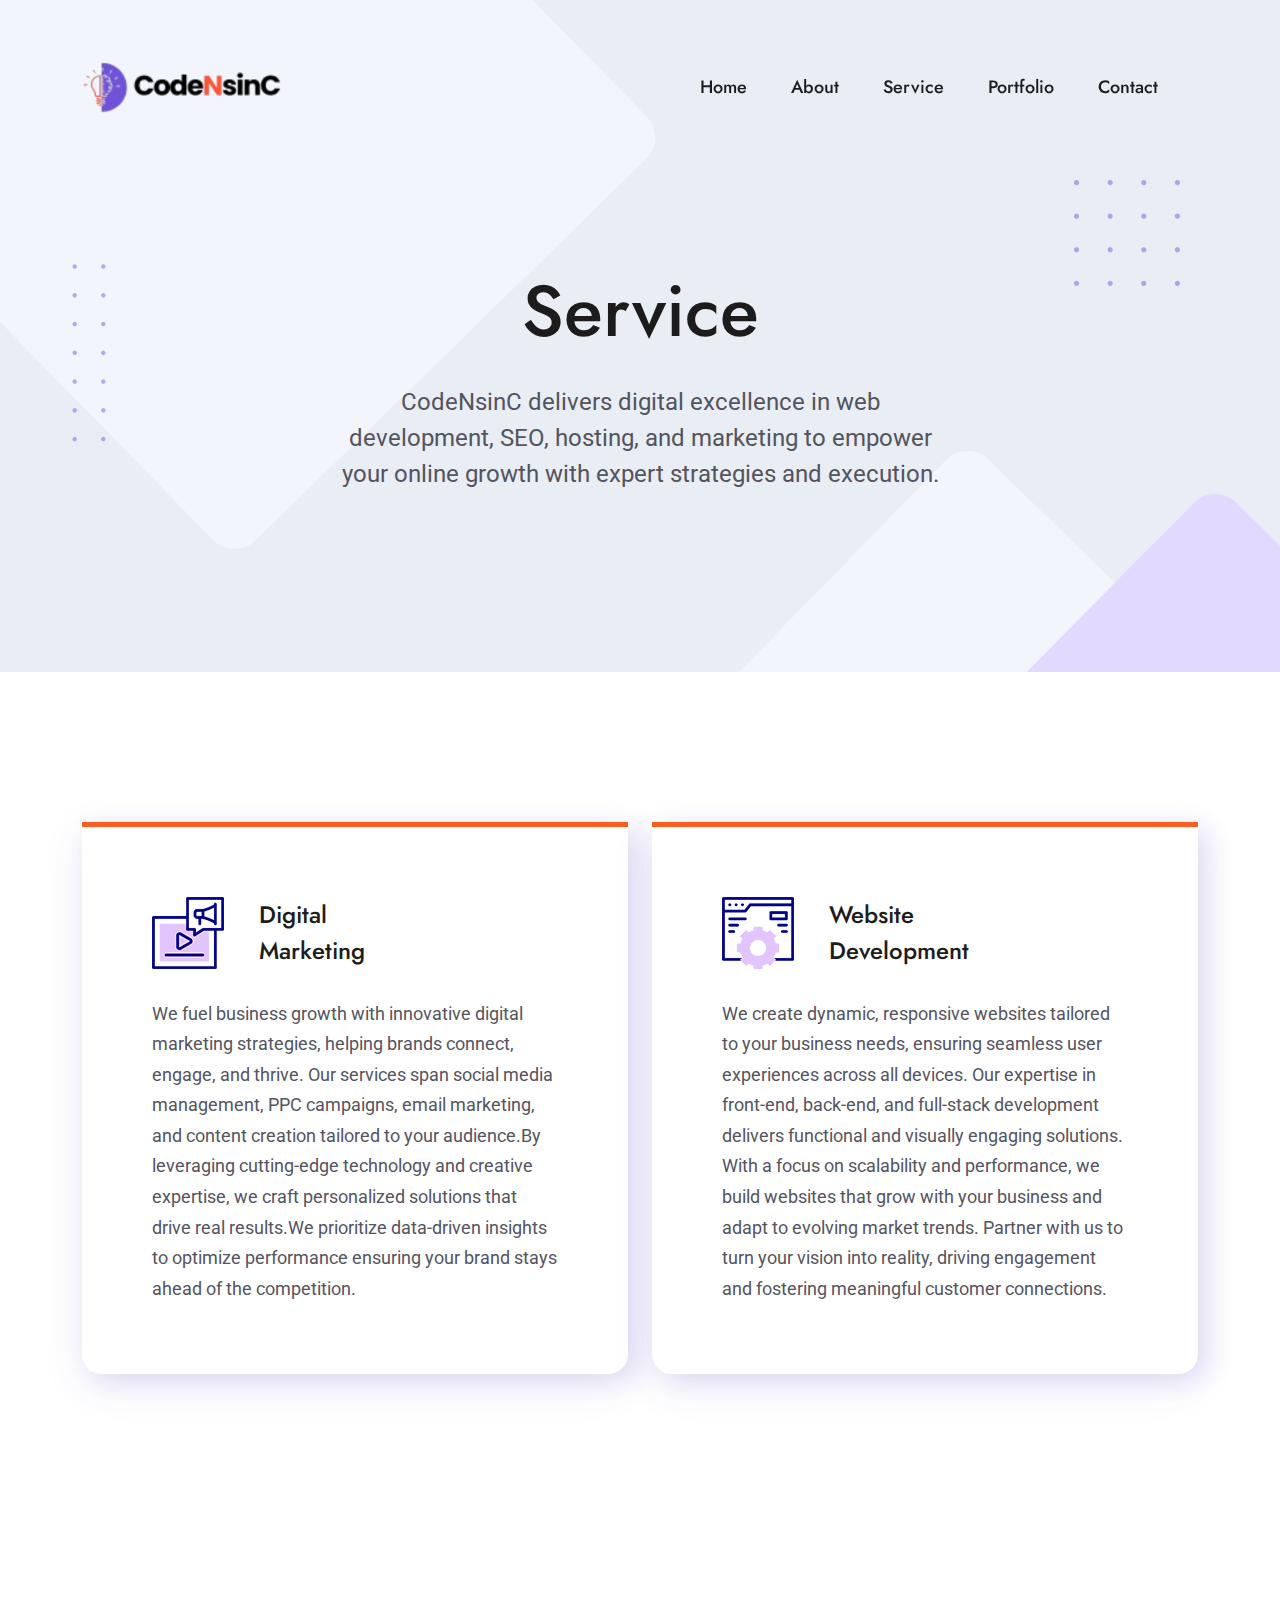
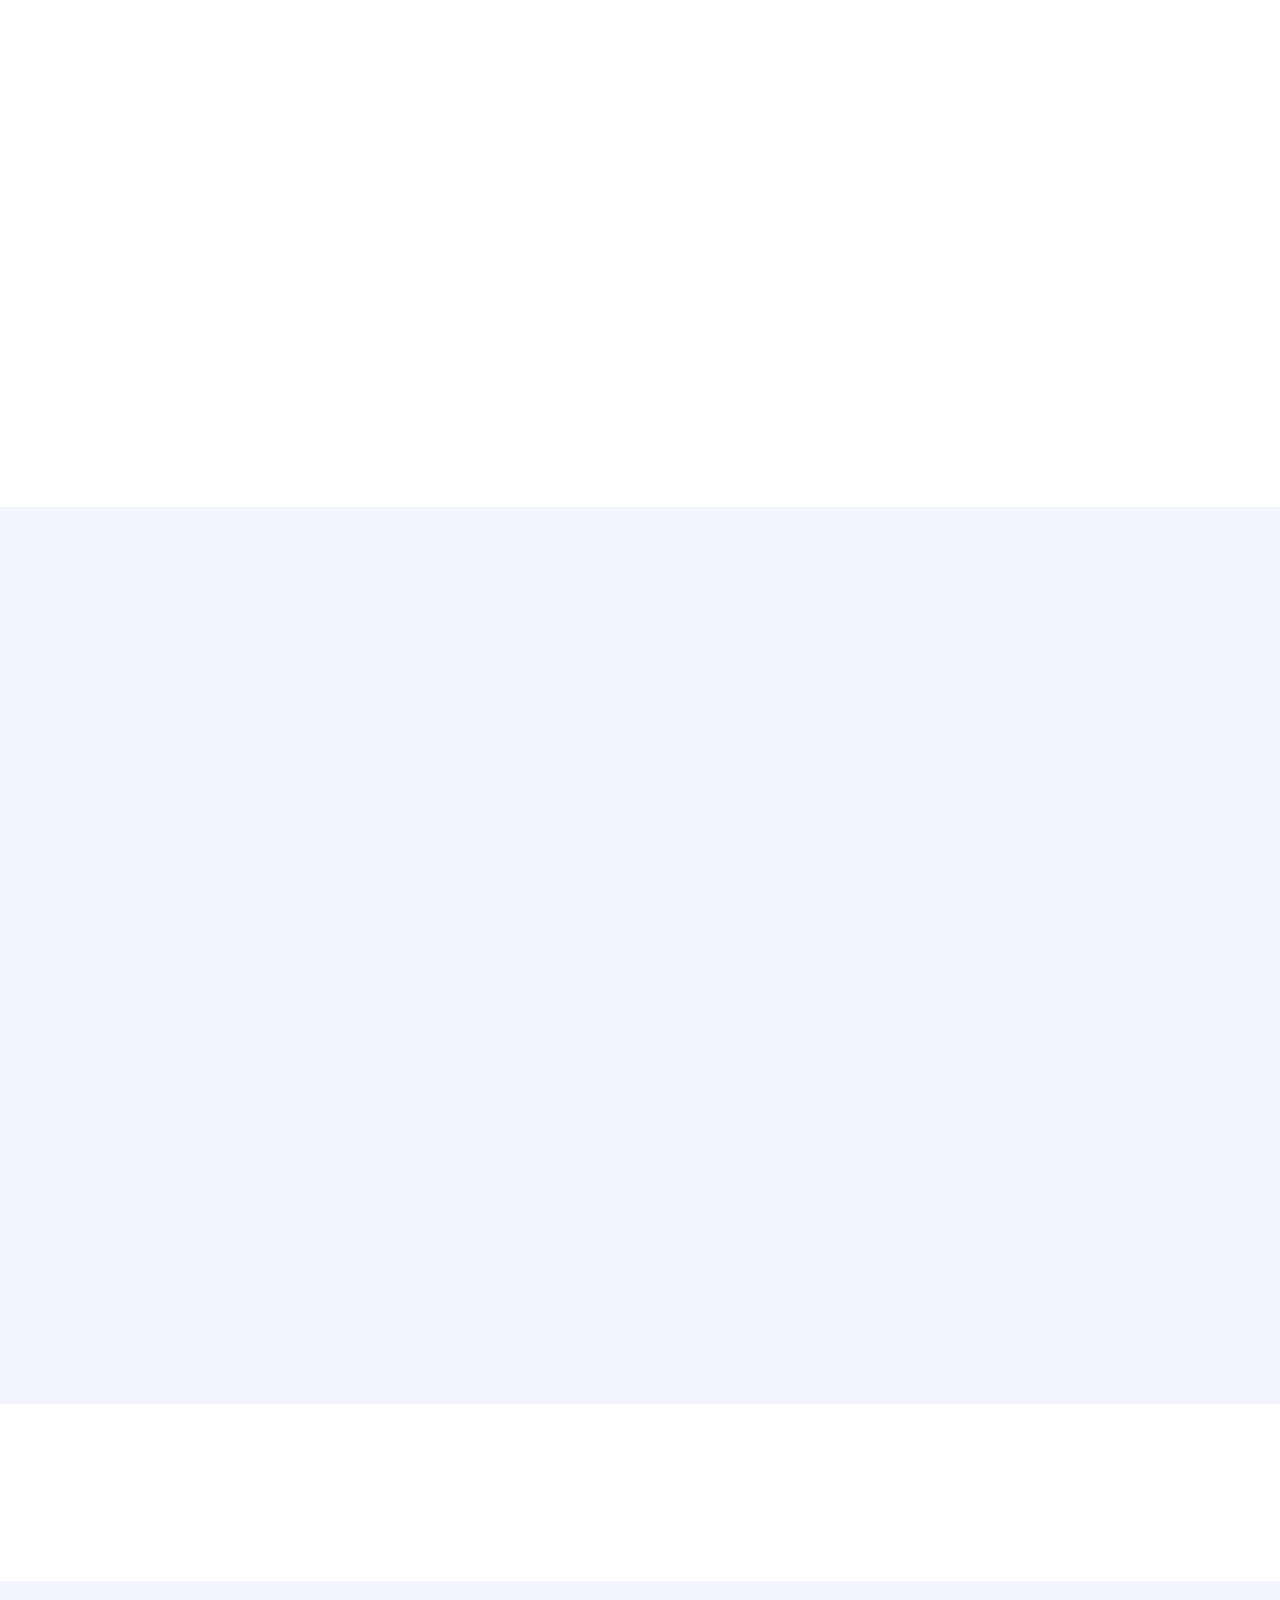
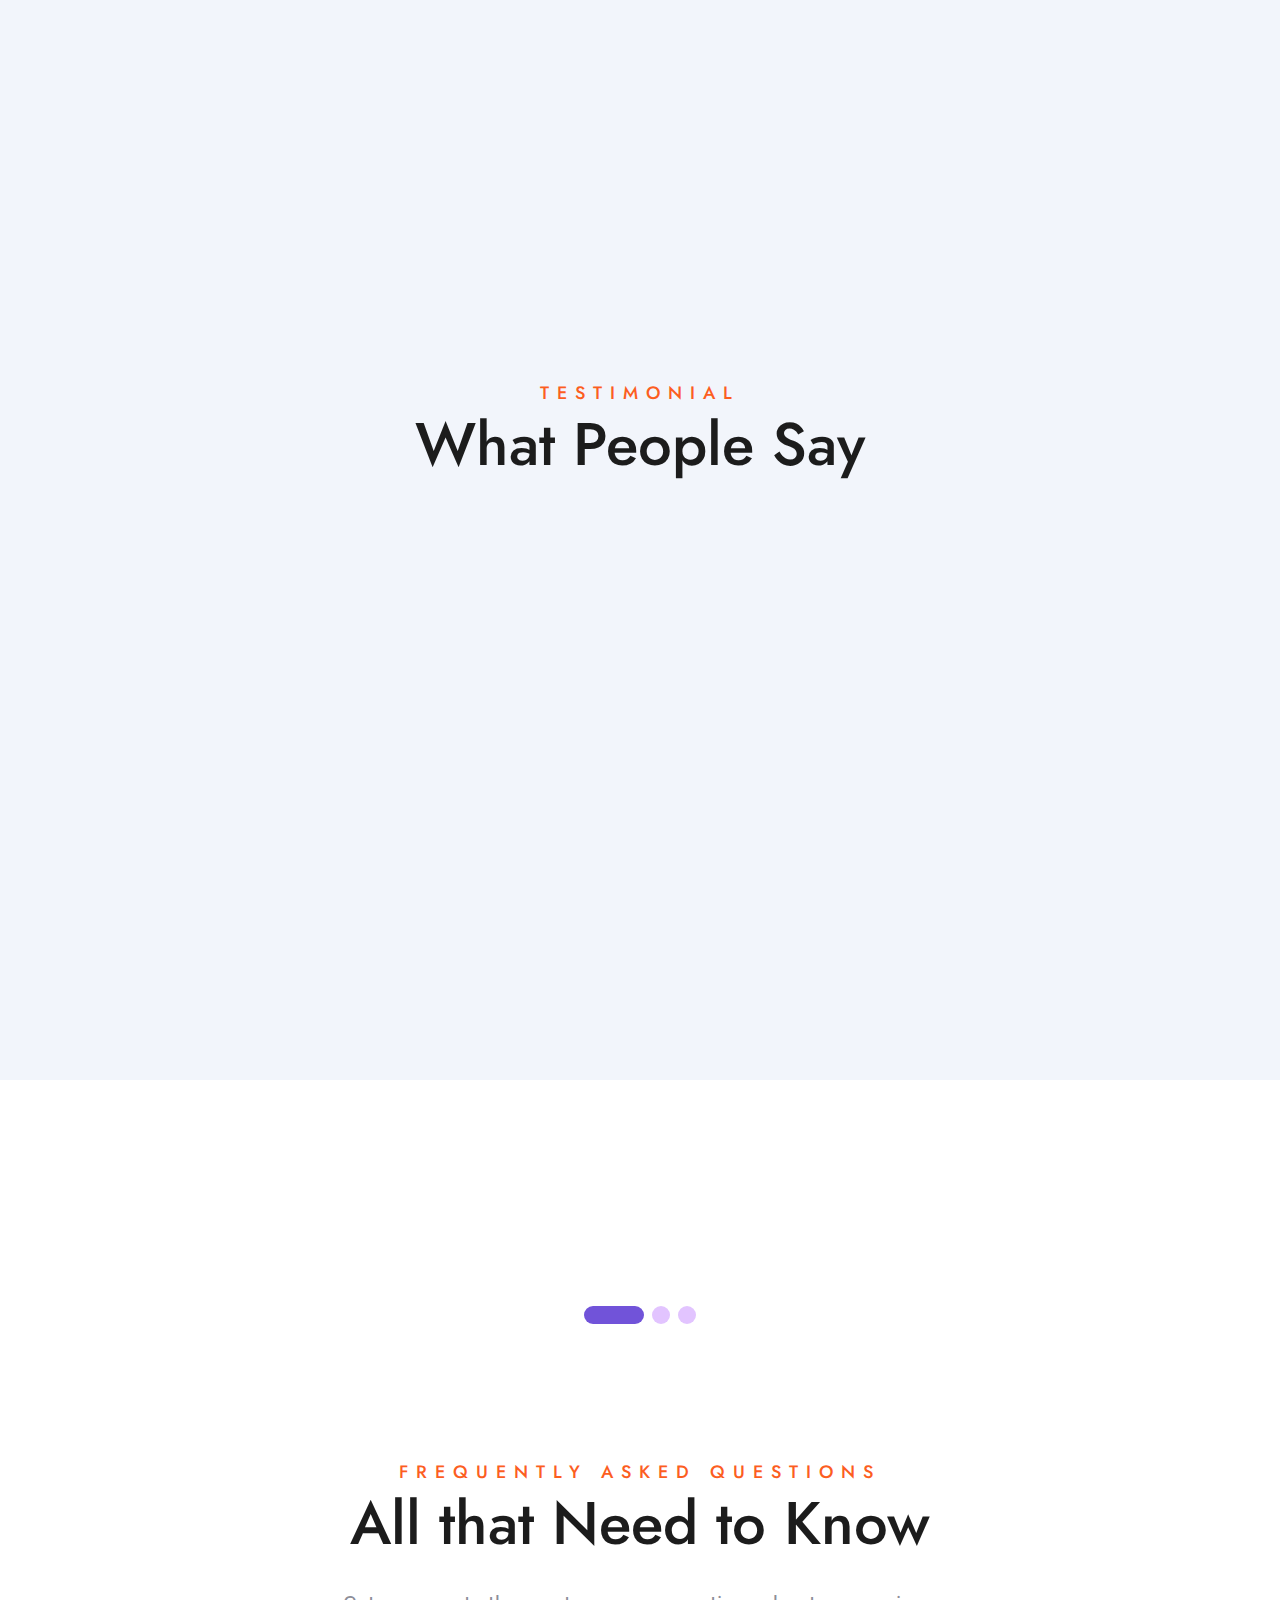
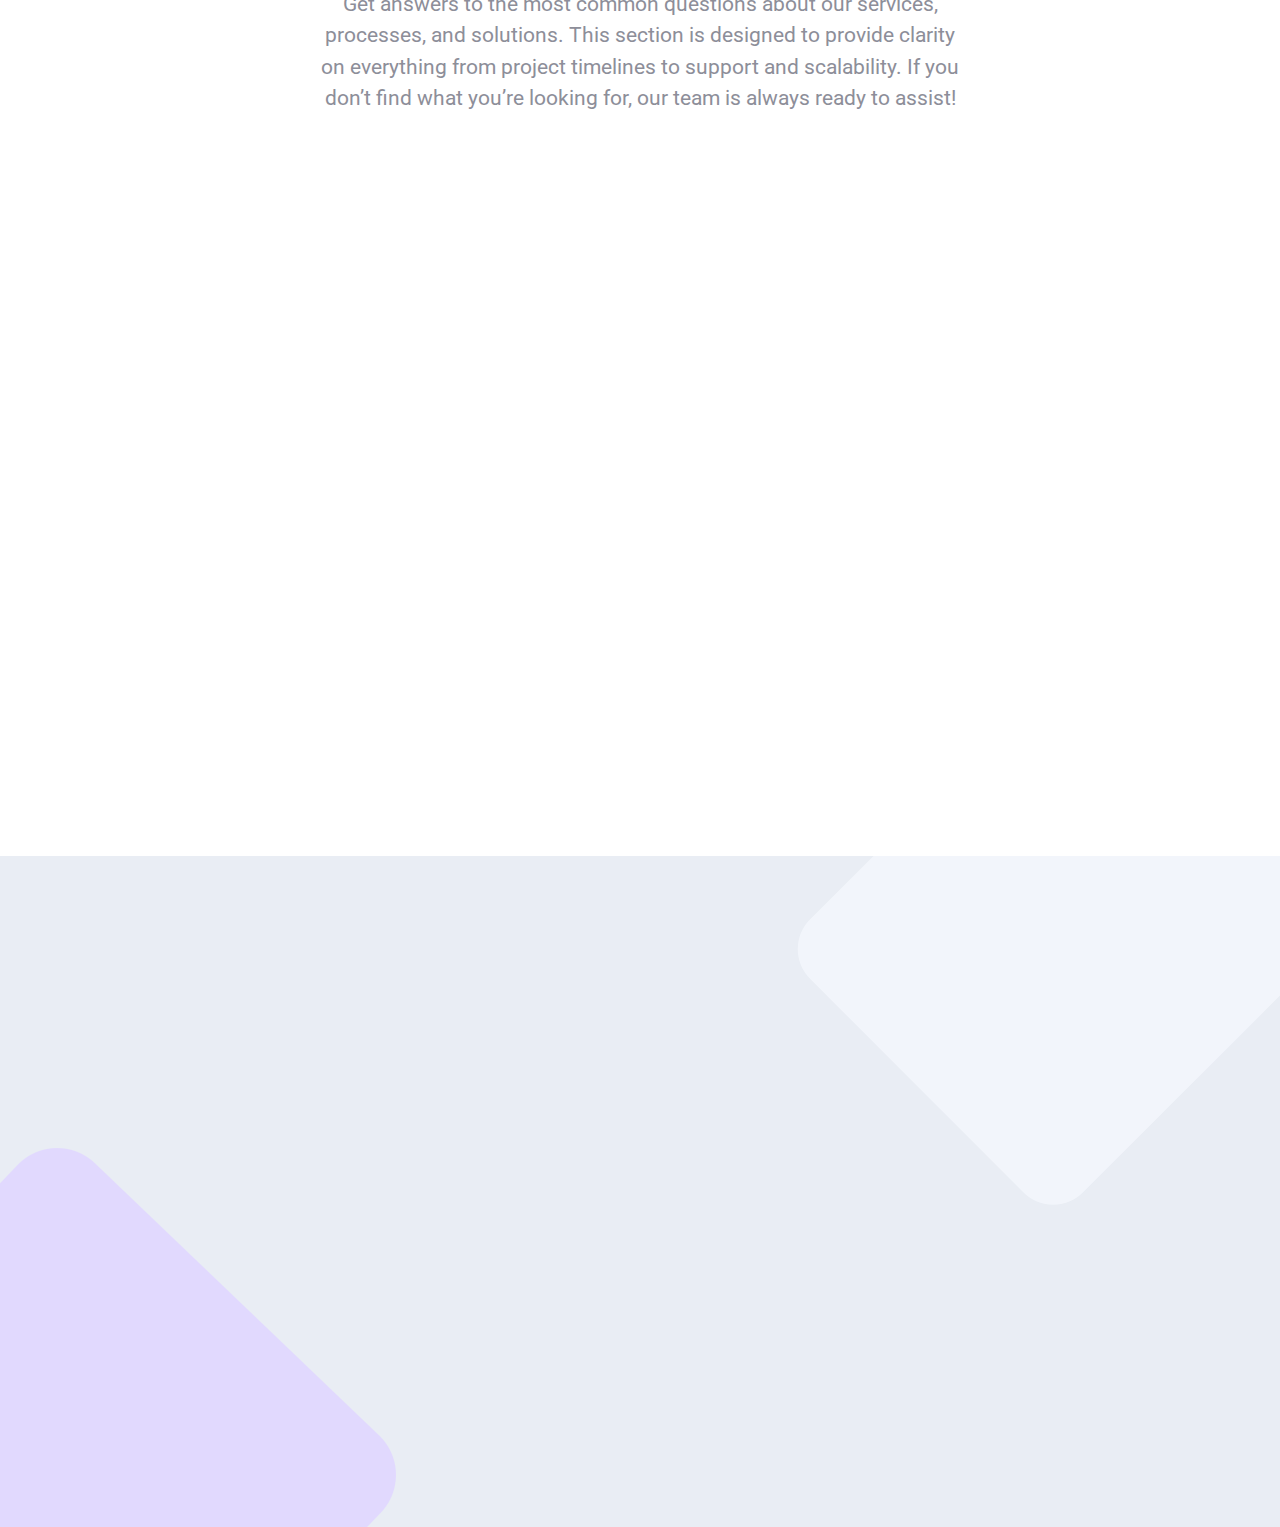
<file: service.html>
<!DOCTYPE html>
<html class="no-js" lang="en">

<head>
    <meta charset="utf-8">
    <meta http-equiv="x-ua-compatible" content="ie=edge">
    <title>CodeNsinC - Creative Digital Agency</title>
    <meta name="robots" content="noindex, follow" />
    <meta name="description" content="">
    <meta name="viewport" content="width=device-width, initial-scale=1, shrink-to-fit=no">
    <!-- Favicon -->
    <link rel="shortcut icon" type="image/x-icon" href="assets/images/favicon.png">

    <!-- Vendor CSS (Bootstrap & Icon Font) -->
    <link rel="stylesheet" href="./assets/css/vendor/bootstrap.min.css">

    <!-- Plugins CSS (All Plugins Files) -->
    <link rel="stylesheet" href="assets/css/plugins/font-awesome.min.css">
    <link rel="stylesheet" href="assets/css/plugins/animate.min.css">
    <link rel="stylesheet" href="assets/css/plugins/swiper-bundle.min.css">

    <!-- Style CSS -->
    <link rel="stylesheet" href="./assets/css/style.css">
</head>

<body>

    <header class="header-wrapper sticky-header">
        <div class="">
            <div class="container">
                <div class="row">
                    <div class="col-12">
                        <div class="flex-center justify-content-between">
                            <!-- Header Logo Start -->
                            <div class="logo">
                                <a href="index.html">
                                    <img src="assets/images/codensinc.png" width="200px" alt="">
                                </a>
                            </div>
                            <!-- Header Logo End -->

                            <div class="flex-center header-right">
                                <!-- Header Menu Start -->
                                <div class="d-none d-lg-flex header-right_menu">
                                    <nav class="main-menu">
                                        <ul>
                                            <li class="has-children">
                                                <a href="index.html">Home</a>
                                               
                                            </li>
                                            <li><a href="about.html">About</a></li>
                                            <li class="has-children">
                                                <a href="service.html">Service</a>
                                               
                                            </li>
                                            <li class="has-children">
                                                <a href="portfolio.html">Portfolio</a>
                                               
                                            </li>
                                            
                                            <li><a href="contact.html">Contact</a></li>
                                        </ul>
                                    </nav>
                                </div>
                                <!-- Header Menu End -->

                                <!-- Header Actions Start -->
                                <div class="header-right_actions flex-center">

                                    <div class="hamburger d-block d-lg-none">
                                        <!-- Mobile Menu Hambarger Action Button Start -->
                                        <a class="header-action-btn header-action-btn-menu hamburger_button d-flex" href="#/" data-bs-toggle="offcanvas" data-bs-target="#offcanvas-header">
                                            <span></span>
                                            <span></span>
                                            <span></span>
                                        </a>
                                        <!-- Mobile Menu Hambarger Action Button End -->
                                    </div>

                                </div>
                                <!-- Header Social Actions End -->
                            </div>
                        </div>
                    </div>
                </div>
            </div>
        </div>
    </header>

    <div class="offcanvas offcanvas-end" id="offcanvas-header">

        <div class="offcanvas-header">
            <!-- Header Logo Start -->
            <div class="logo">
                <a href="index.html">
                    <img src="assets/images/codensinc.png" alt="">
                </a>
            </div>
            <!-- Header Logo End -->
            <button type="button" class="btn-close text-reset mobilemenu-close" data-bs-dismiss="offcanvas" aria-label="Close"><i class="fas fa-times"></i></button>
        </div>
        <div class="offcanvas-body">
            <!-- mobile menu navigation start -->
            <nav>
                <ul class="mobile-menu">
                    <li class="menu-item-has-children">
                        <a href="index.html">HOME</a>
                        
                    </li>
                    <li><a href="about.html">ABOUT</a></li>
                    <li class="menu-item-has-children">
                        <a href="service.html">SERVICE</a>
                       
                    </li>
                    <li class="menu-item-has-children">
                        <a href="portfolio.html">PORTFOLIO</a>
                        
                    </li>
                   
                    <li><a href="contact.html">CONTACT</a></li>
                </ul>
            </nav>
            <!-- mobile menu navigation end -->
        </div>

    </div>

    <!-- Breadcrumb Section Start -->
    <div class="section breadcrumb-section">
        <span class="shape shape-one layer" data-speed="1">
            <img src="assets/images/slider/shape-2.png" alt="Shape">
        </span>
        <span class="shape shape-two layer" data-speed="2">
            <img src="assets/images/slider/shape-5.png" alt="Shape">
        </span>
        <span class="shape shape-three wow pulse" data-wow-duration="1s" data-wow-delay=".1s">
            <img src="assets/images/slider/shape-7.png" alt="Shape">
        </span>
        <span class="shape shape-four wow fadeInUp" data-wow-duration="1s" data-wow-delay=".1s">
            <img src="assets/images/slider/shape-9.png" alt="Shape">
        </span>
        <span class="shape shape-five wow fadeInUp" data-wow-duration="1.5s" data-wow-delay=".1s">
            <img src="assets/images/slider/shape-10.png" alt="Shape">
        </span>
        <div class="container">
            <div class="row">
                <div class="col-12 align-items-center text-center">
                    <!-- Breadcrumb Wrapper Start -->
                    <div class="breadcrumb-wrapper">
                        <h1 class="title">Service</h1>
                        <p class="text mb-0">CodeNsinC delivers digital excellence in web development, SEO, hosting, and marketing to empower your online growth with expert strategies and execution.</p>
                    </div>
                    <!-- Breadcrumb Wrapper End -->
                </div>
            </div>
        </div>
    </div>
    <!-- Breadcrumb Section End -->

    <!-- Service Section Start -->
    <div class="service-section section-padding">
        <div class="container">
            <div class="row row-cols-lg-2 row-cols-md-2 row-cols-sm-1 row-cols-1 mb-n30">
                <div class="col mb-30 wow fadeIn" data-wow-duration="1.5s" data-wow-delay=".1s">
                    <!-- Single Service Start -->
                    <div class="single-service">
                        <div class="single-service-top">
                            <div class="icon">
                                <img src="assets/images/icons/icon-3.png" alt="icon">
                            </div>
                            <h4 class="title">
                                <a href="service-details.html">Digital Marketing</a>
                            </h4>
                        </div>
                        <p class="single-service-text">We fuel business growth with innovative digital marketing strategies, helping brands connect, engage, and thrive. Our services span social media management, PPC campaigns, email marketing, and content creation tailored to your audience.By leveraging cutting-edge technology and creative expertise, we craft personalized solutions that drive real results.We prioritize data-driven insights to optimize performance ensuring your brand stays ahead of the competition.</p>

                    </div>
                    <!-- Single Service End -->
                </div>
                <div class="col mb-30 wow fadeIn" data-wow-duration="1.5s" data-wow-delay=".3s">
                    <!-- Single Service Start -->
                    <div class="single-service">
                        <div class="single-service-top">
                            <div class="icon">
                                <img src="assets/images/icons/icon-4.png" alt="icon">
                            </div>
                            <h4 class="title">
                                <a href="service-details.html">Website Development</a>
                            </h4>
                        </div>
                        <p class="single-service-text">We create dynamic, responsive websites tailored to your business needs, ensuring seamless user experiences across all devices. Our expertise in front-end, back-end, and full-stack development delivers functional and visually engaging solutions.
                            With a focus on scalability and performance, we build websites that grow with your business and adapt to evolving market trends. Partner with us to turn your vision into reality, driving engagement and fostering meaningful customer connections.</p>
                
                    </div>
                    <!-- Single Service End -->
                </div>
                <div class="col mb-30 wow fadeIn" data-wow-duration="1.5s" data-wow-delay=".1s">
                    <!-- Single Service Start -->
                    <div class="single-service">
                        <div class="single-service-top">
                            <div class="icon">
                                <img src="assets/images/icons/icon-5.png" alt="icon">
                            </div>
                            <h4 class="title">
                                <a href="service-details.html">Search Engine Optimization</a>
                            </h4>
                        </div>
                        <p class="single-service-text">We boost your online visibility with tailored SEO strategies that drive organic traffic and improve search rankings. Our services include keyword research, on-page optimization, content creation, and backlink building to help your brand stand out.By staying updated with the latest industry trends and algorithm changes, we ensure your website remains competitive in search results. Trust us to enhance your digital footprint and attract the right audience for sustainable growth.</p>
        
                    </div>
                    <!-- Single Service End -->
                </div>
                <div class="col mb-30 wow fadeIn" data-wow-duration="1.5s" data-wow-delay=".3s">
                    <!-- Single Service Start -->
                    <div class="single-service">
                        <div class="single-service-top">
                            <div class="icon">
                                <img src="assets/images/icons/icon-6.png" alt="icon">
                            </div>
                            <h4 class="title">
                                <a href="service-details.html">Cloud <br> Hosting</a>
                            </h4>
                        </div>
                        <p class="single-service-text">We offer secure, scalable cloud hosting solutions tailored to your business needs, ensuring optimal performance and reliability. Our infrastructure delivers speed, flexibility, and security, effortlessly handling traffic spikes.With 24/7 monitoring and expert support, we guarantee your applications run smoothly and efficiently at all times. Choose us to empower your digital transformation and experience seamless scalability as your business grows.</p>
                    
                    </div>
                    <!-- Single Service End -->
                </div>
            </div>
        </div>
    </div>
    <!-- Service Section End -->


     <!-- Process Section Start -->
     <div class="process-section section-padding">
        <div class="container">
            <div class="row mb-n30">
                <div class="col-lg-6 mb-30 wow fadeIn" data-wow-duration="1s" data-wow-delay=".1s">
                    <!-- Section Title Start -->
                    <div class="section-head">
                        <span class="subtitle">Process</span>
                        <h2 class="title">How We Work to Bring the Best</h2>
                        <p class="text">
We prioritize collaboration and transparency, ensuring your vision is at the forefront of our strategies. By leveraging innovative tools and industry insights, we deliver tailored solutions that drive impactful results.</p>
                    </div>
                    <!-- Section Title End  -->
                </div>
                <div class="col-lg-6 mb-30">
                    <div class="row mb-n30">
                        <div class="col-sm-6 mb-30 wow fadeIn" data-wow-duration="1s" data-wow-delay=".1s">
                            <div class="single-process">
                                <div class="number">1</div>
                                <h6 class="title">Website Development</h6>
                                <p class="text-two"> We create dynamic, responsive websites tailored to your business needs, ensuring seamless user experiences across all devices. </p>
                            </div>
                        </div>
                        <div class="col-sm-6 mb-30 wow fadeIn" data-wow-duration="1.2s" data-wow-delay=".1s">
                            <div class="single-process">
                                <div class="number">2</div>
                                <h6 class="title">Cloud Hosting</h6>
                                <p class="text-two">We offer secure, scalable cloud hosting solutions tailored to your business needs, ensuring optimal performance and reliability.  </p>
                            </div>
                        </div>
                        <div class="col-sm-6 mb-30 wow fadeIn" data-wow-duration="1.4s" data-wow-delay=".1s">
                            <div class="single-process">
                                <div class="number">3</div>
                                <h6 class="title">Digital marketing</h6>
                                <p class="text-two">We fuel business growth with innovative digital marketing strategies, helping brands connect, engage, and thrive. </p>
                            </div>
                        </div>
                        <div class="col-sm-6 mb-30 wow fadeIn" data-wow-duration="1.6s" data-wow-delay=".1s">
                            <div class="single-process">
                                <div class="number">4</div>
                                <h6 class="title">SEO</h6>
                                <p class="text-two">We boost your online visibility with tailored SEO strategies that drive organic traffic and improve search rankings. </p>
                            </div>
                        </div>
                    </div>
                </div>
            </div>
        </div>
    </div>
    <!-- Process Section End -->

 

    <!-- Work Banner Start -->
    <div class="section-margin-bottom service-work wow fadeIn" data-wow-duration="1s" data-wow-delay=".1s">
        <div class="container">
            <div class="row">
                <div class="col">
                    <div class="work-banner d-flex justify-content-lg-center align-items-center ">
                        <!-- Section Title Start -->
                        <div class="section-title-center section-head text-start mb-0  ">
                            <span class="subtitle">We Are Here For You</span>
                            <h2 class="title">Let’s Get Back to Work</h2>
                            <p class="text mb-0">Explore our travel website, your gateway to unforgettable adventures and destinations.Discover curated travel guides, expert tips, and exclusive deals designed to enhance your journey. Whether you’re seeking relaxation, exploration, or cultural experiences, we’re here to inspire your next adventure.</p>
                        </div>
                        <!-- Section Title End  -->
                        <!-- Portfolio Button Start -->
                        <!-- <div class="work-banner-btn">
                            <a class="btn-style-three" href="service.html">Read More</a>
                        </div> -->
                        <!-- Portfolio Button End -->
                    </div>
                </div>
            </div>
        </div>
    </div>
    <!-- Work Banner End -->

    <!-- Testimonial Section Start -->
    <div class="testimonial-two section-padding-bottom">
        <div class="container">
            <div class="row">
                <div class="col-12">
                    <!-- Section Title Start -->
                    <div class="section-title-center section-head text-center">
                        <span class="subtitle">Testimonial</span>
                        <h2 class="title">What People Say</h2>
                        <!-- <p class="text mx-auto mb-0">Sed do eiusmod tempor incididunt ut labore et dolore magna aliqua. when the musics over turnoff the light</p> -->
                    </div>
                    <!-- Section Title End  -->
                </div>
            </div>
            <div class="row">
                <div class="col-lg-12">
                    <div class="swiper testimonialtwo swiper-container-autoheight">
                        <div class="swiper-wrapper">
                            <div class="swiper-slide wow slideInUp" data-wow-duration="1s" data-wow-delay=".1s">
                                <!--== Start Testimonial Item ==-->
                                <div class="testimonialtwo-single">
                                    <div class="testimonialtwo-top">
                                        <div class="testimonialtwo-quote">
                                            <img src="assets/images/quote/quote-3.png" alt="Quote">
                                        </div>
                                        <p class="testimonialtwo-text">I work with many wordpress coder for past 10 years and it is hard to find someone with level of skills and strict attention to details.</p>
                                    </div>
                                    <div class="border-middle">
                                        <img src="assets/images/testimonial/border.png" alt="Testimonial-Border">
                                    </div>
                                    <div class="testimonialtwo-content">
                                        <div class="testimonialtwo-thumb">
                                            <img src="assets/images/testimonial/testimonial-one.png" alt="Testimonial-Image">
                                        </div>
                                        <div class="testimonialtwo-info">
                                            <span class="name">
                                                Vic Divore</span>
                                            <span class="designation">Founder Of Dv Dezsign</span>
                                        </div>
                                    </div>
                                </div>
                                <!--== End Testimonial Item ==-->
                            </div>
                            <div class="swiper-slide wow slideInUp" data-wow-duration="1.25s" data-wow-delay=".1s">
                                <!--== Start Testimonial Item ==-->
                                <div class="testimonialtwo-single">
                                    <div class="testimonialtwo-top">
                                        <div class="testimonialtwo-quote">
                                            <img src="assets/images/quote/quote-3.png" alt="Quote">
                                        </div>
                                        <p class="testimonialtwo-text">Their SEO expertise and reliable cloud hosting services have transformed our online presence. Fast, efficient, and results-oriented – highly recommend!</p>
                                    </div>
                                    <div class="border-middle">
                                        <img src="assets/images/testimonial/border.png" alt="Testimonial-Border">
                                    </div>
                                    <div class="testimonialtwo-content">
                                        <div class="testimonialtwo-thumb">
                                            <img src="assets/images/testimonial/testimonial-two.png" alt="Testimonial-Image">
                                        </div>
                                        <div class="testimonialtwo-info">
                                            <span class="name">Alex Costana</span>
                                            <span class="designation">Founder Of ECB</span>
                                        </div>
                                    </div>
                                </div>
                                <!--== End Testimonial Item ==-->
                            </div>
                            <div class="swiper-slide wow slideInUp" data-wow-duration="1.5s" data-wow-delay=".1s">
                                <!--== Start Testimonial Item ==-->
                                <div class="testimonialtwo-single">
                                    <div class="testimonialtwo-top">
                                        <div class="testimonialtwo-quote">
                                            <img src="assets/images/quote/quote-3.png" alt="Quote">
                                        </div>
                                        <p class="testimonialtwo-text">This agency excels in web development and digital marketing. Their strategic approach, creativity, and results-driven focus have made a noticeable difference for our brand. Highly recommended!</p>
                                    </div>
                                    <div class="border-middle">
                                        <img src="assets/images/testimonial/border.png" alt="Testimonial-Border">
                                    </div>
                                    <div class="testimonialtwo-content">
                                        <div class="testimonialtwo-thumb">
                                            <img src="assets/images/testimonial/testimonial-three.png" alt="Testimonial-Image">
                                        </div>
                                        <div class="testimonialtwo-info">
                                            <span class="name">Danielle Dino</span>
                                            <span class="designation">Director Of Optimizer.net</span>
                                        </div>
                                    </div>
                                </div>
                                <!--== End Testimonial Item ==-->
                            </div>
                        </div>
                        <div class="swiper-pagination sliderone-pagination"></div>
                    </div>
                </div>
            </div>
        </div>
    </div>
    <!-- Testimonial Section Start -->

     <!-- FAQ Section Start -->
     <div class="faq section-padding-bottom">
        <div class="container">
            <div class="row">
                <div class="col-12">
                    <!-- Section Title Start -->
                    <div class="section-title-center section-head text-center">
                        <span class="subtitle">Frequently Asked Questions</span>
                        <h2 class="title">All that Need to Know</h2>
                        <p class="text mx-auto mb-0">Get answers to the most common questions about our services, processes, and solutions. This section is designed to provide clarity on everything from project timelines to support and scalability. If you don’t find what you’re looking for, our team is always ready to assist!</p>
                    </div>
                    <!-- Section Title End  -->
                </div>
            </div>
            <div class="row">

                <div class="d-flex align-items-start tab-wrapper">
                    <div class="nav flex-column nav-pills faq-tab col-lg-4 col-sm-4 wow fadeIn" data-wow-duration="1.5s" data-wow-delay=".1s" id="v-pills-tab" role="tablist" aria-orientation="vertical">
                        <button class="nav-link active faq-link" id="v-pills-home-tab" data-bs-toggle="pill" data-bs-target="#v-pills-home" type="button" role="tab" aria-controls="v-pills-home" aria-selected="true">About Service</button>
                        <button class="nav-link faq-link" id="v-pills-profile-tab" data-bs-toggle="pill" data-bs-target="#v-pills-profile" type="button" role="tab" aria-controls="v-pills-profile" aria-selected="false">Subscription & Billing</button>
                        <button class="nav-link faq-link" id="v-pills-messages-tab" data-bs-toggle="pill" data-bs-target="#v-pills-messages" type="button" role="tab" aria-controls="v-pills-messages" aria-selected="false">Refund Policy</button>
                        <button class="nav-link faq-link" id="v-pills-settings-tab" data-bs-toggle="pill" data-bs-target="#v-pills-settings" type="button" role="tab" aria-controls="v-pills-settings" aria-selected="false">Support</button>
                    </div>
                    <div class="tab-content col-lg-7 offset-lg-1 col-sm-8 wow fadeIn" data-wow-duration="1.5s" data-wow-delay=".4s" id="v-pills-tabContent">
                        <div class="tab-pane fade show active" id="v-pills-home" role="tabpanel" aria-labelledby="v-pills-home-tab">
                            <div class="accordion" id="faqone">
                                <div class="accordion-item faq-accordion-item">
                                    <h2 class="accordion-header faq-accordion-header" id="headingOne">
                                        <button class="accordion-button faq-accordion-button" type="button" data-bs-toggle="collapse" data-bs-target="#collapseOne" aria-expanded="true" aria-controls="collapseOne">How CodeNsinC ensure the security and uptime of hosting services?</button>
                                    </h2>
                                    <div id="collapseOne" class="accordion-collapse collapse show faq-accordion-collapse" aria-labelledby="headingOne" data-bs-parent="#faqone">
                                        <div class="accordion-body">
                                            We provide secure, scalable hosting with 24/7 monitoring, automated backups, and advanced firewalls to minimize downtime and protect against cyber threats.
                                        </div>
                                    </div>
                                </div>
                                <div class="accordion-item faq-accordion-item">
                                    <h2 class="accordion-header faq-accordion-header" id="headingTwo">
                                        <button class="accordion-button collapsed faq-accordion-button" type="button" data-bs-toggle="collapse" data-bs-target="#collapseTwo" aria-expanded="false" aria-controls="collapseTwo">
                                            What is CodeNsinC’s approach to developing user-friendly and scalable applications?
                                        </button>
                                    </h2>
                                    <div id="collapseTwo" class="accordion-collapse collapse faq-accordion-collapse" aria-labelledby="headingTwo" data-bs-parent="#faqone">
                                        <div class="accordion-body">
                                            We follow agile development practices, focusing on modular architecture, clean code, and responsive design to ensure applications grow seamlessly with your business.
                                        </div>
                                    </div>
                                </div>
                                <div class="accordion-item faq-accordion-item">
                                    <h2 class="accordion-header faq-accordion-header" id="headingThree">
                                        <button class="accordion-button collapsed faq-accordion-button" type="button" data-bs-toggle="collapse" data-bs-target="#collapseThree" aria-expanded="false" aria-controls="collapseThree">
                                            How do CodeNsinC measure the success of  digital marketing campaigns?
                                        </button>
                                    </h2>
                                    <div id="collapseThree" class="accordion-collapse collapse faq-accordion-collapse" aria-labelledby="headingThree" data-bs-parent="#faqone">
                                        <div class="accordion-body">
                                            We track key performance indicators (KPIs) such as conversion rates, engagement, and return on ad spend (ROAS), providing detailed reports to optimize results.
                                        </div>
                                    </div>
                                </div>
                                <div class="accordion-item faq-accordion-item">
                                    <h2 class="accordion-header faq-accordion-header" id="headingFour">
                                        <button class="accordion-button collapsed faq-accordion-button" type="button" data-bs-toggle="collapse" data-bs-target="#collapseFour" aria-expanded="false" aria-controls="collapseThree">

                                            How long does it take to see results from SEO efforts?
                                        </button>
                                    </h2>
                                    <div id="collapseFour" class="accordion-collapse collapse faq-accordion-collapse" aria-labelledby="headingFour" data-bs-parent="#faqone">
                                        <div class="accordion-body">
                                            SEO is a long-term strategy, and noticeable improvements typically take 3 to 6 months. However, we provide regular progress reports and continuously refine strategies to accelerate growth.
                                        </div>
                                    </div>
                                </div>
                            </div>
                        </div>
                        <div class="tab-pane fade" id="v-pills-profile" role="tabpanel" aria-labelledby="v-pills-profile-tab">
                            <div class="accordion" id="faqtwo">
                                <div class="accordion-item faq-accordion-item">
                                    <h2 class="accordion-header faq-accordion-header" id="headingFive">
                                        <button class="accordion-button faq-accordion-button" type="button" data-bs-toggle="collapse" data-bs-target="#collapseFive" aria-expanded="true" aria-controls="collapseFive">How does CodeNsinC handle subscription and billing for its services?</button>
                                    </h2>
                                    <div id="collapseFive" class="accordion-collapse collapse show faq-accordion-collapse" aria-labelledby="headingFive" data-bs-parent="#faqtwo">
                                        <div class="accordion-body">
                                            CodeNsinC offers flexible subscription plans with transparent billing. You’ll receive detailed invoices, and we support multiple payment options. We also provide automated reminders for renewals and the ability to upgrade or modify your plan at any time.
                                        </div>
                                    </div>
                                </div>
                                <div class="accordion-item faq-accordion-item">
                                    <h2 class="accordion-header faq-accordion-header" id="headingSix">
                                        <button class="accordion-button collapsed faq-accordion-button" type="button" data-bs-toggle="collapse" data-bs-target="#collapseSix" aria-expanded="false" aria-controls="collapseSix">
                                            What is CodeNsinC’s policy on subscription cancellations and refunds?
                                        </button>
                                    </h2>
                                    <div id="collapseSix" class="accordion-collapse collapse faq-accordion-collapse" aria-labelledby="headingSix" data-bs-parent="#faqtwo">
                                        <div class="accordion-body">
                                            CodeNsinC allows you to cancel your subscription at any time through your account portal. Depending on the plan, we offer prorated refunds or credits for unused services, ensuring a fair and hassle-free experience.
                                        </div>
                                    </div>
                                </div>
                                <div class="accordion-item faq-accordion-item">
                                    <h2 class="accordion-header faq-accordion-header" id="headingSeven">
                                        <button class="accordion-button collapsed faq-accordion-button" type="button" data-bs-toggle="collapse" data-bs-target="#collapseSeven" aria-expanded="false" aria-controls="collapseSeven">
                                            Are there any hidden fees associated with CodeNsinC’s subscription plans?
                                        </button>
                                    </h2>
                                    <div id="collapseSeven" class="accordion-collapse collapse faq-accordion-collapse" aria-labelledby="headingSeven" data-bs-parent="#faqtwo">
                                        <div class="accordion-body">
                                            No, CodeNsinC is committed to transparency. Our subscription plans have no hidden fees, and all costs are clearly outlined at the time of purchase, so you can budget confidently without unexpected charges.
                                        </div>
                                    </div>
                                </div>
                                <!-- <div class="accordion-item faq-accordion-item">
                                    <h2 class="accordion-header faq-accordion-header" id="headingEight">
                                        <button class="accordion-button collapsed faq-accordion-button" type="button" data-bs-toggle="collapse" data-bs-target="#collapseEight" aria-expanded="false" aria-controls="collapseEight">

                                            What is the future plan for Egens?
                                        </button>
                                    </h2>
                                    <div id="collapseEight" class="accordion-collapse collapse faq-accordion-collapse" aria-labelledby="headingEight" data-bs-parent="#faqtwo">
                                        <div class="accordion-body">
                                            Sed do eiusmod tempor incididunt ut labore et dolore magna aliqua boris nisi ut aliquip ex ea commodo consequat. Duis aute irure dolor in reprehenderit in voluptate velit esse cillum dolore eu caecat cupidatat non proident
                                        </div>
                                    </div>
                                </div> -->
                            </div>
                        </div>
                        <div class="tab-pane fade" id="v-pills-messages" role="tabpanel" aria-labelledby="v-pills-messages-tab">
                            <div class="accordion" id="faqthree">
                                <div class="accordion-item faq-accordion-item">
                                    <h2 class="accordion-header faq-accordion-header" id="headingNine">
                                        <button class="accordion-button faq-accordion-button" type="button" data-bs-toggle="collapse" data-bs-target="#collapseNine" aria-expanded="true" aria-controls="collapseNine">How do I initiate a refund request with CodeNsinC?</button>
                                    </h2>
                                    <div id="collapseNine" class="accordion-collapse collapse show faq-accordion-collapse" aria-labelledby="headingNine" data-bs-parent="#faqthree">
                                        <div class="accordion-body">
                                            To initiate a refund request, simply contact our customer support team through your account portal or via email, providing your order details and the reason for the request.
                                        </div>
                                    </div>
                                </div>
                                <div class="accordion-item faq-accordion-item">
                                    <h2 class="accordion-header faq-accordion-header" id="headingTen">
                                        <button class="accordion-button collapsed faq-accordion-button" type="button" data-bs-toggle="collapse" data-bs-target="#collapseTen" aria-expanded="false" aria-controls="collapseTen">
                                            Are there any conditions under which refunds are not granted?
                                        </button>
                                    </h2>
                                    <div id="collapseTen" class="accordion-collapse collapse faq-accordion-collapse" aria-labelledby="headingTen" data-bs-parent="#faqthree">
                                        <div class="accordion-body">
                                            Refunds may not be granted for services that have already been completed or for subscription fees beyond the initial 30-day satisfaction guarantee period, as outlined in our terms of service.
                                        </div>
                                    </div>
                                </div>
                                
                            </div>
                        </div>
                        <div class="tab-pane fade" id="v-pills-settings" role="tabpanel" aria-labelledby="v-pills-settings-tab">
                            <div class="accordion" id="faqfour">
                                <div class="accordion-item faq-accordion-item">
                                    <h2 class="accordion-header faq-accordion-header" id="headingEleven">
                                        <button class="accordion-button faq-accordion-button" type="button" data-bs-toggle="collapse" data-bs-target="#collapseEleven" aria-expanded="true" aria-controls="collapseEleven">What types of support does CodeNsinC offer to its clients?</button>
                                    </h2>
                                    <div id="collapseEleven" class="accordion-collapse collapse show faq-accordion-collapse" aria-labelledby="headingEleven" data-bs-parent="#faqfour">
                                        <div class="accordion-body">
                                            CodeNsinC provides comprehensive support, including 24/7 technical assistance, live chat, email support, and a dedicated account manager for personalized service, ensuring you receive help whenever you need it.
                                        </div>
                                    </div>
                                </div>
                                <div class="accordion-item faq-accordion-item">
                                    <h2 class="accordion-header faq-accordion-header" id="headingTwelve">
                                        <button class="accordion-button collapsed faq-accordion-button" type="button" data-bs-toggle="collapse" data-bs-target="#collapseTwelve" aria-expanded="false" aria-controls="collapseTwelve">
                                            How can I contact CodeNsinC for support-related inquiries?
                                        </button>
                                    </h2>
                                    <div id="collapseTwelve" class="accordion-collapse collapse faq-accordion-collapse" aria-labelledby="headingTwelve" data-bs-parent="#faqfour">
                                        <div class="accordion-body">
                                            You can reach out to our support team via our website's contact form, through the live chat feature, or by emailing us directly at codensinc@gmail.com, We aim to respond to all inquiries promptly.
                                        </div>
                                    </div>
                                </div>
                            </div>
                        </div>
                    </div>
                </div>

            </div>
        </div>
    </div>
    <!-- FAQ Section End -->

  

    <footer class="footer-wrapper">
        <div class="shape-one">
            <img src="assets/images/footer/shape-one.png" alt="Footer-Shape">
        </div>
        <div class="shape-two">
            <img src="assets/images/footer/shape-two.png" alt="Footer-Shape">
        </div>
        <div class="container">
            <div class="row">
               
            </div>
            <div class="row mb-n30">

                <!-- Footer Widget Start -->
                <div class="col-lg-3 col-md-4 col-sm-6 col-12 mb-30 wow fadeIn" data-wow-duration="1.5s" data-wow-delay=".1s">
                    <div class="footer-widget negative-margin">
                        <div class="logo">
                            <a href="index.html">
                                <img src="assets/images/codensinc.png" alt="">
                            </a>
                        </div>
                        <ul class="footer-widget-list-icon">
                            <li><i class="fas fa-map-marker-alt"></i> <span>Kharadar, Karachi, Sindh, Pakistan</span></li>
                            <li><i class="fas fa-envelope"></i> <span>codensinc@gmail.com</span> </li>
                            <li><i class="fas fa-phone"></i><span>+92 3493467007</span> </li>
                            
                        </ul>
                        <ul class="social-icon d-flex flex-start">
                            <li>
                                <a href="https://www.facebook.com/" class="facebook"><i class="fab fa-facebook-f"></i></a>
                            </li>
                            <li>
                                <a href="https://twitter.com/" class="twitter"><i class="fab fa-twitter"></i></a>
                            </li>
                            <li>
                                <a href="https://www.linkedin.com/" class="linkedin"><i class="fab fa-linkedin-in"></i></a>
                            </li>
                            <li>
                                <a href="https://www.instagram.com/" class="instagram"><i class="fab fa-instagram"></i></a>
                            </li>
                        </ul>
                    </div>
                </div>
                <!-- Footer Widget End -->

                <!-- Footer Widget Start -->
                <div class="col-lg-3 col-md-4 col-sm-6 col-12 mb-30 d-flex justify-content-lg-center justify-content-sm-end wow fadeIn" data-wow-duration="1.5s" data-wow-delay=".1s">
                    <div class="footer-widget">
                        <h5 class="footer-widget-title">Service</h5>
                        <ul class="footer-widget-list">
                            <li><a href="about.html">Web Design</a></li>
                            <li><a href="about.html">Development</a></li>
                            <li><a href="about.html">Digital Marketing</a></li>
                            <li><a href="about.html">Graphic Design</a></li>
                            <!-- <li><a href="about.html">Photogaphy</a></li> -->
                        </ul>
                    </div>
                </div>
                <!-- Footer Widget End -->

                <!-- Footer Widget Start -->
                <div class="col-lg-3 col-md-4 col-sm-5 col-12 mb-30 d-flex justify-content-lg-center justify-content-md-end wow fadeIn" data-wow-duration="1.5s" data-wow-delay=".1s">
                    <div class="footer-widget">
                        <h5 class="footer-widget-title">Quick Links</h5>
                        <ul class="footer-widget-list">
                            <li><a href="about.html">About us</a></li>
                            <li><a href="contact.html">History</a></li>
                            <li><a href="contact.html">Support</a></li>
                            <li><a href="contact.html">Contact</a></li>
                            <!-- <li><a href="contact.html">Refund</a></li> -->
                        </ul>
                    </div>
                </div>
                <!-- Footer Widget End -->

               

            </div>
            <div class="row">
                <div class="col-12">
                    <div class="copyright wow fadeIn" data-wow-duration="1.5s" data-wow-delay=".1s">
                        <p class="order-md-1 order-2"><span> © 2024|</span> All rights reserved</p>

                        <ul class="footer-bootm-list order-md-2 order-1">
                            <li><a href="contact.html">Terms & Condition</a></li>
                            <li><a href="contact.html">Privacy Policy</a></li>
                        </ul>
                    </div>
                </div>
            </div>
        </div>
    </footer>

    <!-- Scroll Top Start -->
    <a href="#" class="scroll-top show" id="scroll-top">
        <i class="arrow-top fas fa-angle-double-up"></i>
        <i class="arrow-bottom fas fa-angle-double-up"></i>
    </a>
    <!-- Scroll Top End -->

    <!-- JS Vendor, Plugins & Activation Script Files -->

    <!-- Vendors JS -->
    <script src="./assets/js/vendor/modernizr-3.11.7.min.js"></script>
    <script src="./assets/js/vendor/jquery-3.6.0.min.js"></script>
    <script src="./assets/js/vendor/jquery-migrate-3.3.2.min.js"></script>
    <script src="./assets/js/vendor/bootstrap.min.js"></script>

    <!-- Plugins JS -->
    <script src="./assets/js/plugins/magnificpopup.min.js"></script>
    <script src="./assets/js/plugins/swiper-bundle.min.js"></script>
    <script src="./assets/js/plugins/waypoint.min.js"></script>
    <script src="./assets/js/plugins/wow.min.js"></script>
    <script src="./assets/js/plugins/jquery.ajaxchimp.min.js"></script>

    <!-- Activation JS -->
    <script src="./assets/js/main.js"></script>
    <script src="./assets/js/pages/service.js"></script>

</body>

</html>
</file>
<file: assets/css/style.css>
/*-----------------------------------------------------------------------------------

    Template Name: Egens - Creative Agency Bootstrat Template
    Version: 1.0

-----------------------------------------------------------------------------------

    CSS INDEX
    ===================

    00 - Helpers (Variables)
    01 - Basic (Typography)
    02 - Template
        2.1 - Header Style
        2.2 - Slider Style
        2.3 - About Style
        2.4 - Funfact Style
        2.5 - Service Style
        2.6 - Progress Style
        2.7 - Portfolio One Style
        2.8 - Work Banner Style
        2.9 - Team Style
        2.10 - Testimonial Style
        2.11 - Blog Style
        2.12 - Brand Style
        2.13 - Breadcrumb Style
        2.14 - Sidebar Style
        2.15 - Brand Style
        2.16 - Plan Style
        2.17 - Footer Style
        2.18 - Solution Style
        2.19 - Boost Style

-----------------------------------------------------------------------------------*/
/*----------------------------------------*/
/*  01. Template default CSS
/*----------------------------------------*/
@import url("https://fonts.googleapis.com/css2?family=Jost:ital,wght@0,100;0,200;0,300;0,400;0,500;0,600;0,700;0,800;0,900;1,100;1,200;1,300;1,400;1,500;1,600;1,700;1,800;1,900&display=swap");
@import url("https://fonts.googleapis.com/css2?family=Roboto:ital,wght@0,100;0,300;0,400;0,500;0,700;0,900;1,100;1,300;1,400;1,500;1,700;1,900&display=swap");
html {
  -webkit-font-smoothing: antialiased;
  -moz-osx-font-smoothing: grayscale;
}

body {
  font-family: "Roboto", sans-serif;
  font-size: 15px;
  color: #a3a1a9;
  background-color: #ffffff;
}

img {
  max-width: 100%;
  transition: ease-in-out 0.5s;
}

a,
button {
  transition: 0.3s;
  text-decoration: none;
}

a:hover {
  text-decoration: none;
}

button:focus,
input:focus,
textarea:focus {
  outline: 0;
}

button {
  background-color: transparent;
  cursor: pointer;
}

h1,
h2,
h3,
h4,
h5,
h6 {
  color: #7153d9;
  margin: 0px;
}

h1 a,
h2 a,
h3 a,
h4 a,
h5 a,
h6 a {
  color: inherit;
  font-family: "Jost", sans-serif;
}

ul {
  margin: 0px;
  padding: 0px;
}

li {
  list-style: none;
}

p {
  font-size: 14px;
  font-weight: normal;
  line-height: 26px;
  color: #202224;
  margin-bottom: 15px;
}

hr {
  border-bottom: 1px solid #E0E0E0;
  border-top: 0 none;
  margin: 30px 0;
  padding: 0;
}

*::-moz-selection {
  background: #1c1c1c;
  color: #ffffff;
  text-shadow: none;
}

::-moz-selection {
  background: #1c1c1c;
  color: #ffffff;
  text-shadow: none;
}

::selection {
  background: #1c1c1c;
  color: #ffffff;
  text-shadow: none;
}

/*--
 - Input Placeholder
-----------------------------------------*/
*::-moz-placeholder {
  color: #1c1c1c;
  font-size: 14px;
  opacity: 1;
}

*:-ms-input-placeholder {
  color: #1c1c1c;
  font-size: 14px;
  opacity: 1;
}

*::placeholder {
  color: #1c1c1c;
  font-size: 14px;
  opacity: 1;
}

/* Brand Color */
.facebook {
  color: #1877f2;
}
.facebook:hover {
  opacity: 0.6;
}

.twitter {
  color: #1da1f2;
}
.twitter:hover {
  opacity: 0.6;
}

.linkedin {
  color: #0077b5;
}
.linkedin:hover {
  opacity: 0.6;
}

.instagram {
  color: #405de6;
}
.instagram:hover {
  opacity: 0.6;
}

/* Custom Class */
.flex-center {
  display: flex;
  align-items: center;
  justify-content: center;
}

/* Section Heading */
.section-head .title {
  font-size: 60px;
  font-family: "Jost", sans-serif;
  font-weight: 500;
  line-height: 1.16;
  color: #1c1c1c;
}
@media only screen and (min-width: 768px) and (max-width: 991px) {
  .section-head .title {
    font-size: 50px;
  }
}
@media only screen and (max-width: 767px) {
  .section-head .title {
    font-size: 40px;
  }
}
@media only screen and (max-width: 575px) {
  .section-head .title {
    font-size: 36px;
  }
}
@media only screen and (max-width: 479px) {
  .section-head .title {
    font-size: 30px;
  }
}
.section-head .title-two {
  font-size: 48px;
  font-family: "Jost", sans-serif;
  font-weight: 500;
  line-height: 1.16;
  color: #1c1c1c;
}
@media only screen and (max-width: 767px) {
  .section-head .title-two {
    font-size: 40px;
  }
}
@media only screen and (max-width: 575px) {
  .section-head .title-two {
    font-size: 30px;
  }
}
.section-head .subtitle {
  font-size: 18px;
  font-family: "Jost", sans-serif;
  font-weight: 500;
  line-height: 1.9;
  color: #FC5E1F;
  text-transform: uppercase;
  letter-spacing: 8px;
}
@media only screen and (max-width: 767px) {
  .section-head .subtitle {
    font-size: 16px;
    letter-spacing: 4px;
  }
}
.section-head .text {
  font-size: 21px;
  font-weight: 400;
  line-height: 1.5;
  color: #8d8e99;
  margin-top: 30px;
  max-width: 510px;
}
@media only screen and (min-width: 768px) and (max-width: 991px) {
  .section-head .text {
    max-width: 100%;
  }
}
@media only screen and (max-width: 767px) {
  .section-head .text {
    font-size: 18px;
    margin-top: 20px;
    max-width: 100%;
  }
}
@media only screen and (max-width: 479px) {
  .section-head .text {
    font-size: 16px;
    margin-top: 20px;
  }
}
.section-head .text-two {
  font-size: 18px;
  font-weight: 400;
  line-height: 1.5;
  color: #54545f;
  margin-top: 40px;
  max-width: 510px;
}
@media only screen and (min-width: 768px) and (max-width: 991px) {
  .section-head .text-two {
    max-width: 100%;
  }
}
@media only screen and (max-width: 767px) {
  .section-head .text-two {
    font-size: 16px;
    margin-top: 20px;
    max-width: 100%;
  }
}
.section-head.section-title-center {
  margin-bottom: 90px;
  margin-top: -5px;
}
@media only screen and (min-width: 768px) and (max-width: 991px) {
  .section-head.section-title-center {
    margin-bottom: 80px;
  }
}
@media only screen and (max-width: 767px) {
  .section-head.section-title-center {
    margin-bottom: 60px;
  }
}
@media only screen and (max-width: 479px) {
  .section-head.section-title-center {
    margin-bottom: 60px;
  }
}
.section-head.section-title-center .text {
  max-width: 648px;
}

/* Section Spacing */
.mb-60 {
  margin-bottom: 60px;
}

.mb-n60 {
  margin-bottom: -60px;
}

.mb-50 {
  margin-bottom: 50px;
}

.mb-n50 {
  margin-bottom: -50px;
}

.mb-40 {
  margin-bottom: 40px;
}

.mb-n40 {
  margin-bottom: -40px;
}

.mb-30 {
  margin-bottom: 30px;
}

.mb-n30 {
  margin-bottom: -30px;
}

.mb-25 {
  margin-bottom: 25px;
}

.mb-n25 {
  margin-bottom: -25px;
}

/* Button Style */
.btn-style-one {
  border-color: #4526b1;
  background: #FC5E1F;
  /* background: linear-gradient(135deg, #4526b1 0%, #5435be 45%, #7153d9 66%); */
  border: 0px;
  border-radius: 27px;
  padding: 16px 27px;
  line-height: 1;
  font-size: 16px;
  font-family: "Jost", sans-serif;
  position: relative;
}
.btn-style-one:focus {
  box-shadow: none;
}
.btn-style-one::before {
  content: "";
  position: absolute;
  top: 0;
  left: 0;
  right: 0;
  bottom: 0;
  background: #7153d9;
  background: linear-gradient(135deg, #7153d9 0%, #5435be 45%, #4526b1 66%);
  opacity: 0;
  transition: 0.5s;
  border-radius: 27px;
  z-index: 1;
}
.btn-style-one:hover span {
  color: #ffffff;
}
.btn-style-one:hover::before {
  opacity: 1;
  transition: 0.5s;
}
.btn-style-one span {
  position: relative;
  z-index: 3;
  color: #ffffff;
}

.btn-style-two {
  background: transparent;
  border: 2px solid #FC5E1F;
  color: #1c1c1c;
  border-radius: 27px;
  padding: 15px 50px;
  line-height: 1;
  font-size: 16px;
  font-family: "Jost", sans-serif;
  font-weight: 600;
  font-size: 16px;
  position: relative;
}
.btn-style-two:focus {
  box-shadow: none;
}
.btn-style-two::before {
  content: "";
  position: absolute;
  top: -2px;
  left: -2px;
  right: -2px;
  bottom: -2px;
  background: #7153d9;
  background: linear-gradient(135deg, #7153d9 0%, #5435be 45%, #4526b1 66%);
  opacity: 0;
  transition: 0.5s;
  border-radius: 27px;
  z-index: 1;
}
.btn-style-two:hover span {
  color: #ffffff;
}
.btn-style-two:hover::before {
  opacity: 1;
  transition: 0.5s;
}
.btn-style-two span {
  position: relative;
  z-index: 3;
  color: #1c1c1c;
}

.btn-style-three {
  background: #e2c4ff;
  color: #1c1c1c;
  border-radius: 27px;
  padding: 15px 45px;
  line-height: 1;
  font-family: "Jost", sans-serif;
  font-weight: 600;
  font-size: 16px;
  position: relative;
}
.btn-style-three:focus {
  box-shadow: none;
}
.btn-style-three:hover {
  color: #7153d9;
  background: white;
}
@media only screen and (max-width: 479px) {
  .btn-style-three {
    padding: 12px 30px;
  }
}

.btn-style-four {
  background: #e2c4ff;
  color: #1c1c1c;
  border-radius: 27px;
  padding: 20px 40px;
  line-height: 1;
  font-size: 16px;
  font-family: "Jost", sans-serif;
  font-weight: 600;
  font-size: 16px;
  position: relative;
  border: 0px;
}
.btn-style-four:focus {
  box-shadow: none;
}
.btn-style-four:hover, .btn-style-four.active {
  border-color: #4526b1;
  background: #4526b1;
  background: linear-gradient(135deg, #4526b1 0%, #5435be 45%, #7153d9 66%);
  border: 0px;
  border-radius: 27px;
  padding: 20px 40px;
  line-height: 1;
  font-size: 16px;
  font-family: "Jost", sans-serif;
  position: relative;
  color: white;
}
.btn-style-four:hover::before, .btn-style-four.active::before {
  content: "";
  position: absolute;
  top: 0;
  left: 0;
  right: 0;
  bottom: 0;
  background: #7153d9;
  background: linear-gradient(135deg, #7153d9 0%, #5435be 45%, #4526b1 66%);
  opacity: 0;
  transition: 0.5s;
  border-radius: 27px;
  z-index: 1;
}

/* Spacing */
.section-padding {
  padding: 190px 0;
}
@media only screen and (min-width: 1200px) and (max-width: 1549px) {
  .section-padding {
    padding: 150px 0;
  }
}
@media only screen and (min-width: 992px) and (max-width: 1199px) {
  .section-padding {
    padding: 110px 0;
  }
}
@media only screen and (min-width: 768px) and (max-width: 991px) {
  .section-padding {
    padding: 80px 0;
  }
}
@media only screen and (max-width: 767px) {
  .section-padding {
    padding: 60px 0;
  }
}
@media only screen and (max-width: 479px) {
  .section-padding {
    padding: 60px 0;
  }
}

.section-padding-top {
  padding-top: 190px;
}
@media only screen and (min-width: 1200px) and (max-width: 1549px) {
  .section-padding-top {
    padding-top: 150px;
  }
}
@media only screen and (min-width: 992px) and (max-width: 1199px) {
  .section-padding-top {
    padding-top: 110px;
  }
}
@media only screen and (min-width: 768px) and (max-width: 991px) {
  .section-padding-top {
    padding-top: 80px;
  }
}
@media only screen and (max-width: 767px) {
  .section-padding-top {
    padding-top: 60px;
  }
}
@media only screen and (max-width: 479px) {
  .section-padding-top {
    padding-top: 60px;
  }
}

.section-padding-bottom {
  padding-bottom: 190px;
}
@media only screen and (min-width: 1200px) and (max-width: 1549px) {
  .section-padding-bottom {
    padding-bottom: 150px;
  }
}
@media only screen and (min-width: 992px) and (max-width: 1199px) {
  .section-padding-bottom {
    padding-bottom: 110px;
  }
}
@media only screen and (min-width: 768px) and (max-width: 991px) {
  .section-padding-bottom {
    padding-bottom: 80px;
  }
}
@media only screen and (max-width: 767px) {
  .section-padding-bottom {
    padding-bottom: 60px;
  }
}
@media only screen and (max-width: 479px) {
  .section-padding-bottom {
    padding-bottom: 60px;
  }
}

.section-margin {
  margin: 190px 0;
}
@media only screen and (min-width: 1200px) and (max-width: 1549px) {
  .section-margin {
    margin: 150px 0;
  }
}
@media only screen and (min-width: 992px) and (max-width: 1199px) {
  .section-margin {
    margin: 110px 0;
  }
}
@media only screen and (min-width: 768px) and (max-width: 991px) {
  .section-margin {
    margin: 80px 0;
  }
}
@media only screen and (max-width: 767px) {
  .section-margin {
    margin: 60px 0;
  }
}
@media only screen and (max-width: 479px) {
  .section-margin {
    margin: 60px 0;
  }
}

.section-margin-top {
  margin-top: 190px;
}
@media only screen and (min-width: 1200px) and (max-width: 1549px) {
  .section-margin-top {
    margin-top: 150px;
  }
}
@media only screen and (min-width: 992px) and (max-width: 1199px) {
  .section-margin-top {
    margin-top: 110px;
  }
}
@media only screen and (min-width: 768px) and (max-width: 991px) {
  .section-margin-top {
    margin-top: 80px;
  }
}
@media only screen and (max-width: 767px) {
  .section-margin-top {
    margin-top: 60px;
  }
}
@media only screen and (max-width: 479px) {
  .section-margin-top {
    margin-top: 60px;
  }
}

.section-margin-bottom {
  margin-bottom: 190px;
}
@media only screen and (min-width: 1200px) and (max-width: 1549px) {
  .section-margin-bottom {
    margin-bottom: 150px;
  }
}
@media only screen and (min-width: 992px) and (max-width: 1199px) {
  .section-margin-bottom {
    margin-bottom: 110px;
  }
}
@media only screen and (min-width: 768px) and (max-width: 991px) {
  .section-margin-bottom {
    margin-bottom: 80px;
  }
}
@media only screen and (max-width: 767px) {
  .section-margin-bottom {
    margin-bottom: 60px;
  }
}
@media only screen and (max-width: 479px) {
  .section-margin-bottom {
    margin-bottom: 60px;
  }
}

/* Scroll Top style */
.scroll-top {
  position: fixed;
  right: 30px;
  bottom: -60px;
  z-index: 999;
  box-shadow: 0 30px 50px rgba(0, 0, 0, 0.03);
  display: block;
  padding: 0;
  width: 40px;
  height: 40px;
  text-align: center;
  font-size: 18px;
  line-height: 40px;
  cursor: pointer;
  opacity: 0;
  visibility: hidden;
  background-color: #7153d9;
  background-size: 200% auto;
  background-position: left center;
  transition: 0.3s;
  overflow: hidden;
  border: 1px solid #1c1c1c;
}
.scroll-top:hover {
  background-color: #1c1c1c;
  border: 1px solid #7153d9;
  background-position: right center;
}
.scroll-top:hover i {
  color: White;
  transition: 0.3s;
}
.scroll-top:hover .arrow-top {
  transform: translate(-50%, -80px);
}
.scroll-top:hover .arrow-bottom {
  transform: translate(-50%, -50%);
}
.scroll-top i {
  position: absolute;
  top: 50%;
  left: 50%;
  color: #ffffff;
  transition: 0.3s;
}
.scroll-top.show {
  display: none;
  visibility: visible;
  opacity: 1;
  bottom: 60px;
}
.scroll-top.show.show-active {
  display: block;
}
.scroll-top .arrow-top {
  transform: translate(-50%, -50%);
}
.scroll-top .arrow-bottom {
  transform: translate(-50%, 80px);
}

@media only screen and (max-width: 479px) {
  .scroll-top {
    font-size: 20px;
  }
}
@media only screen and (max-width: 767px) {
  .logo {
    width: 160px;
  }
}
@media only screen and (max-width: 575px) {
  .logo {
    width: 160px;
  }
}
@media only screen and (max-width: 479px) {
  .logo {
    width: 150px;
  }
}

.wow {
  visibility: hidden;
}

/* =============================
    2.1 - Header Style
================================ */
.header-wrapper {
  position: fixed;
  top: 0;
  left: 0;
  width: 100%;
  z-index: 999;
  margin-top: 48px;
  transition: 0.3s;
}
@media only screen and (min-width: 992px) and (max-width: 1199px) {
  .header-wrapper {
    margin-top: 30px;
  }
}
@media only screen and (min-width: 768px) and (max-width: 991px) {
  .header-wrapper {
    margin-top: 20px;
  }
}
@media only screen and (max-width: 767px) {
  .header-wrapper {
    margin-top: 20px;
  }
}
@media only screen and (max-width: 575px) {
  .header-wrapper {
    margin-top: 20px;
  }
}

.offcanvas {
  z-index: 9999;
  padding: 20px;
}
.offcanvas .btn-close {
  background: none;
  font-size: 20px;
}
.offcanvas .btn-close:focus {
  box-shadow: none;
}

.header-right_actions {
  margin-left: 40px;
}
@media only screen and (min-width: 992px) and (max-width: 1199px) {
  .header-right_actions {
    margin-left: 30px;
  }
}
@media only screen and (max-width: 575px) {
  .header-right_actions .header-social {
    display: block;
  }
}
@media only screen and (max-width: 479px) {
  .header-right_actions .header-social {
    display: block;
  }
}
.header-right_call {
  display: flex;
  align-items: center;
  padding: 20px 0;
}
@media only screen and (max-width: 767px) {
  .header-right_call {
    padding: 10px 0;
  }
}
.header-right_call .icon {
  border-radius: 100%;
  height: 50px;
  width: 50px;
  display: flex;
  align-items: center;
  justify-content: center;
  padding: 0px;
}
@media only screen and (max-width: 767px) {
  .header-right_call .icon {
    width: 30px;
    height: 30px;
    font-size: 12px;
  }
}
@media only screen and (max-width: 575px) {
  .header-right_call .icon {
    width: 30px;
    height: 30px;
    font-size: 12px;
  }
}
.header-right_call .call-meta {
  margin-left: 15px;
  display: flex;
  flex-direction: column;
  align-items: flex-start;
}
@media only screen and (min-width: 992px) and (max-width: 1199px), only screen and (min-width: 768px) and (max-width: 991px), only screen and (max-width: 767px) {
  .header-right_call .call-meta {
    margin-left: 10px;
  }
}
.header-right_call .call-meta_text {
  color: #1c1c1c;
  font-family: "Jost", sans-serif;
  font-weight: 500;
  font-size: 14px;
}
@media only screen and (max-width: 575px) {
  .header-right_call .call-meta_text {
    font-size: 13;
  }
}
.header-right_call .call-meta_number {
  font-size: 18px;
  font-family: "Roboto", sans-serif;
  color: #54545f;
}
@media only screen and (min-width: 992px) and (max-width: 1199px), only screen and (min-width: 768px) and (max-width: 991px), only screen and (max-width: 767px) {
  .header-right_call .call-meta_number {
    font-size: 16px;
  }
}
@media only screen and (max-width: 575px) {
  .header-right_call .call-meta_number {
    font-size: 12px;
  }
}
.header-right_call .call-meta_number:hover {
  color: #7153d9;
}

@media only screen and (max-width: 479px) {
  .home-two-header-right {
    margin-left: 10px;
  }
}
@media only screen and (max-width: 479px) {
  .home-two-header-right .hamburger {
    margin-left: 10px;
  }
}

.header-button .btn {
  background: transparent;
  border: 3px solid #4526b1;
  color: #1c1c1c;
  border-radius: 30px;
  padding: 17px 35px;
  line-height: 1;
  font-size: 16px;
  font-family: "Jost", sans-serif;
  font-weight: 600;
  font-size: 16px;
  position: relative;
}
@media only screen and (max-width: 479px) {
  .header-button .btn {
    padding: 11px 14px;
    border-width: 2px;
    font-size: 14px;
  }
}
.header-button .btn:focus {
  box-shadow: none;
}
.header-button .btn:hover span {
  color: white;
}
.header-button .btn span {
  position: relative;
  z-index: 3;
  color: #1c1c1c;
}

/* Main Menu Style */
.main-menu > ul > li {
  display: inline-flex;
  margin-right: 50px;
}
.main-menu > ul > li:last-child {
  margin-right: 0px;
}
@media only screen and (min-width: 1200px) and (max-width: 1549px) {
  .main-menu > ul > li {
    margin-right: 40px;
  }
}
@media only screen and (min-width: 992px) and (max-width: 1199px) {
  .main-menu > ul > li {
    margin-right: 25px;
  }
}
.main-menu > ul > li > a {
  font-size: 18px;
  text-transform: capitalize;
  line-height: 50px;
  cursor: pointer;
  font-family: "Jost", sans-serif;
  font-weight: 500;
  color: #1c1c1c;
  position: relative;
  transition: 0.3s;
}
.main-menu > ul > li:hover > a {
  color: #7153d9;
}
.main-menu .has-children {
  position: relative;
}
.main-menu .has-children > .sub-menu {
  position: absolute;
  background: #ffffff;
  box-shadow: 0 0 6px -3px;
  width: 160px;
  transform-origin: 0 0 0;
  transform: scaleY(0);
  transition: all 0.3s ease-in-out;
  z-index: 9;
  padding-left: 0;
  top: 100%;
  padding: 20px;
}
.main-menu .has-children > .sub-menu > li {
  margin-bottom: 10px;
}
.main-menu .has-children > .sub-menu > li:last-child {
  margin-bottom: 0;
}
.main-menu .has-children > .sub-menu > li a {
  font-family: "Jost", sans-serif;
  font-weight: 500;
  font-size: 16px;
  color: #1c1c1c;
}
.main-menu .has-children > .sub-menu > li:hover a {
  color: #7153d9;
  padding-left: 5px;
  transition: 0.3s;
}
.main-menu .has-children:hover > .sub-menu {
  transform: scaleY(1);
}

/* Social Icon Style */
.social-icon li {
  margin-right: 20px;
}
@media only screen and (min-width: 992px) and (max-width: 1199px) {
  .social-icon li {
    margin-right: 15px;
  }
}
@media only screen and (min-width: 768px) and (max-width: 991px) {
  .social-icon li {
    margin-right: 15px;
  }
}
@media only screen and (max-width: 767px) {
  .social-icon li {
    margin-right: 15px;
  }
}
@media only screen and (max-width: 575px) {
  .social-icon li {
    margin-right: 15px;
  }
}
@media only screen and (max-width: 479px) {
  .social-icon li {
    margin-right: 10px;
  }
}
.social-icon li:last-child {
  margin-right: 0px;
}
.social-icon li a {
  font-size: 20px;
}
@media only screen and (max-width: 479px) {
  .social-icon li a {
    font-size: 16px;
  }
}

/* Hamburger Style */
.hamburger {
  margin-left: 20px;
}
.hamburger_button {
  line-height: 100px;
  position: relative;
  cursor: pointer;
  height: 20px;
  width: 20px;
}
.hamburger_button span {
  list-style: none;
  width: 20px;
  height: 2px;
  background: #1c1c1c;
  position: absolute;
  left: 0;
  transform: translateY(-50%);
  transition: 0.9s;
}
.hamburger_button span:nth-of-type(1) {
  top: 20%;
}
.hamburger_button span:nth-of-type(2) {
  top: 50%;
}
.hamburger_button span:nth-of-type(3) {
  top: 80%;
}
.hamburger_button.open span:nth-of-type(1) {
  top: 50%;
  transform: translateY(-50%) rotate(45deg) rotateY(180deg);
}
.hamburger_button.open span:nth-of-type(2) {
  width: 0;
}
.hamburger_button.open span:nth-of-type(3) {
  top: 50%;
  transform: translateY(-50%) rotate(-45deg) rotateY(180deg);
}
.hamburger_button:hover span {
  background: #7153d9;
}

/* Sticky Style */
.sticky-header.sticky {
  position: fixed;
  top: 0;
  left: 0;
  width: 100%;
  z-index: 999;
  margin-top: 0px;
  background-color: #ffffff;
  box-shadow: 10px 0px 49px rgba(25, 7, 89, 0.08);
  transition: 0.3s;
}
.sticky-header.sticky .main-menu > ul > li > a {
  line-height: 90px;
}
.sticky-header.sticky .social-icon li a {
  line-height: 80px;
}
.sticky-header.sticky .header-button {
  line-height: 80px;
}

/* Mobile Menu Style */
.mobile-menu li {
  display: block;
  position: relative;
}
.mobile-menu li a {
  font-size: 14px;
  font-family: "Jost", sans-serif;
  font-weight: 500;
  line-height: 18px;
  position: relative;
  display: inline-block;
  padding: 10px 0;
  color: #1c1c1c;
}
.mobile-menu li a:hover {
  color: #7153d9;
}
.mobile-menu li.menu-item-has-children .menu-expand {
  line-height: 50;
  top: -7px;
  right: 0%;
  width: 30px;
  position: absolute;
  height: 50px;
  text-align: center;
  cursor: pointer;
}
.mobile-menu li.menu-item-has-children .menu-expand i {
  display: block;
  position: relative;
  width: 10px;
  margin-top: 25px;
  border-bottom: 1px solid #1c1c1c;
  transition: all 250ms ease-out;
  float: right;
}
.mobile-menu li.menu-item-has-children .menu-expand i::before {
  top: 0;
  width: 100%;
  content: "";
  display: block;
  position: absolute;
  transform: rotate(90deg);
  border-bottom: 1px solid #1c1c1c;
  transition: 0.4s;
}
.mobile-menu li.menu-item-has-children.active > .menu-expand i::before {
  transform: rotate(0);
}
.mobile-menu li ul li a {
  padding: 5px 15px 5px;
  font-size: 15px;
  font-weight: 400;
}
.mobile-menu li ul li a:hover {
  color: #7153d9;
}

.mobilemenu-close {
  padding: 0 !important;
  color: #1c1c1c !important;
  opacity: 1 !important;
  margin: 0 !important;
}

/* =============================
    2.2 - Slider Style
================================ */
.slingle-slider {
  height: 1080px;
  position: relative;
  overflow: hidden;
}
@media only screen and (min-width: 992px) and (max-width: 1199px) {
  .slingle-slider {
    height: 980px;
  }
}
@media only screen and (min-width: 768px) and (max-width: 991px) {
  .slingle-slider {
    height: 1150px;
  }
}
@media only screen and (max-width: 575px) {
  .slingle-slider {
    height: 1000px;
  }
}
@media only screen and (max-width: 479px) {
  .slingle-slider {
    height: 880px;
  }
}
@media only screen and (min-width: 1200px) and (max-width: 1549px), only screen and (min-width: 992px) and (max-width: 1199px) {
  .slingle-slider.single-slider-three {
    height: 900px;
  }
}
@media only screen and (max-width: 767px) {
  .slingle-slider.single-slider-three {
    height: 1040px;
  }
}
@media only screen and (max-width: 575px) {
  .slingle-slider.single-slider-three {
    height: 1040px;
  }
}
@media only screen and (max-width: 479px) {
  .slingle-slider.single-slider-three {
    height: 820px;
  }
}
@media only screen and (min-width: 768px) and (max-width: 991px), only screen and (max-width: 767px) {
  .slingle-slider.single-slider-three .slider-content-wrapper {
    padding-top: 140px;
  }
}
@media only screen and (max-width: 575px) {
  .slingle-slider.single-slider-three .slider-content-wrapper {
    padding-top: 100px;
  }
}
@media only screen and (max-width: 479px) {
  .slingle-slider.single-slider-three .slider-content-wrapper {
    padding-top: 90px;
  }
}
.slingle-slider .shape {
  position: absolute;
}
.slingle-slider .shape-one {
  top: 270px;
  left: 145px;
  z-index: 1;
  -webkit-animation: moveupdown 2s infinite alternate;
          animation: moveupdown 2s infinite alternate;
}
@media only screen and (min-width: 1200px) and (max-width: 1549px) {
  .slingle-slider .shape-one {
    top: 180px;
    left: 40px;
  }
}
@media only screen and (min-width: 992px) and (max-width: 1199px) {
  .slingle-slider .shape-one {
    top: 134px;
    left: 40px;
  }
}
@media only screen and (min-width: 768px) and (max-width: 991px) {
  .slingle-slider .shape-one {
    top: 110px;
    left: 5px;
  }
}
@media only screen and (max-width: 767px) {
  .slingle-slider .shape-one {
    display: none;
  }
}
.slingle-slider .shape-11 {
  top: 270px;
  left: 145px;
  z-index: 1;
}
@media only screen and (min-width: 1200px) and (max-width: 1549px) {
  .slingle-slider .shape-11 {
    top: 140px;
    left: 5px;
    width: 25px;
  }
}
@media only screen and (min-width: 992px) and (max-width: 1199px) {
  .slingle-slider .shape-11 {
    top: 100px;
    left: 30px;
    width: 20px;
  }
}
@media only screen and (min-width: 768px) and (max-width: 991px) {
  .slingle-slider .shape-11 {
    top: 110px;
    left: 5px;
    width: 20px;
  }
}
@media only screen and (max-width: 767px) {
  .slingle-slider .shape-11 {
    display: none;
  }
}
.slingle-slider .shape-two {
  top: 358px;
  left: 50%;
  margin-left: -20px;
  z-index: 1;
}
@media only screen and (min-width: 992px) and (max-width: 1199px) {
  .slingle-slider .shape-two {
    top: 250px;
    left: 36%;
    margin-left: 0px;
  }
}
@media only screen and (min-width: 768px) and (max-width: 991px) {
  .slingle-slider .shape-two {
    top: 450px;
  }
}
@media only screen and (max-width: 767px) {
  .slingle-slider .shape-two {
    display: none;
  }
}
.slingle-slider .shape-three {
  bottom: 220px;
  left: 50%;
  margin-left: -80px;
  z-index: 1;
  -webkit-animation: moveupdown 2s infinite alternate;
          animation: moveupdown 2s infinite alternate;
}
@media only screen and (min-width: 992px) and (max-width: 1199px) {
  .slingle-slider .shape-three {
    left: 36%;
    margin-left: 0px;
  }
}
@media only screen and (min-width: 768px) and (max-width: 991px) {
  .slingle-slider .shape-three {
    bottom: 470px;
    left: 14%;
    margin-left: 0;
  }
}
@media only screen and (max-width: 767px) {
  .slingle-slider .shape-three {
    display: none;
  }
}
.slingle-slider .shape-four {
  bottom: 110px;
  right: 314px;
  z-index: 1;
  -webkit-animation: moveleftright 2s infinite alternate;
          animation: moveleftright 2s infinite alternate;
}
@media only screen and (min-width: 992px) and (max-width: 1199px) {
  .slingle-slider .shape-four {
    bottom: 200px;
    right: 50px;
  }
}
@media only screen and (min-width: 768px) and (max-width: 991px) {
  .slingle-slider .shape-four {
    bottom: 45px;
    right: 60px;
  }
}
@media only screen and (max-width: 767px) {
  .slingle-slider .shape-four {
    display: none;
  }
}
.slingle-slider .shape-five {
  top: 178px;
  right: 100px;
  z-index: 1;
}
@media only screen and (min-width: 992px) and (max-width: 1199px) {
  .slingle-slider .shape-five {
    top: 90px;
    right: 12px;
  }
}
@media only screen and (min-width: 768px) and (max-width: 991px) {
  .slingle-slider .shape-five {
    top: 90px;
    right: 40px;
  }
}
@media only screen and (max-width: 767px) {
  .slingle-slider .shape-five {
    display: none;
  }
}
.slingle-slider .shape-six {
  left: 0;
  bottom: 60px;
  z-index: 1;
  -webkit-animation: moveleftrightwo 2s infinite alternate;
          animation: moveleftrightwo 2s infinite alternate;
}
@media only screen and (min-width: 992px) and (max-width: 1199px) {
  .slingle-slider .shape-six {
    bottom: 30px;
  }
}
@media only screen and (min-width: 768px) and (max-width: 991px) {
  .slingle-slider .shape-six {
    left: -68px;
  }
}
@media only screen and (max-width: 767px) {
  .slingle-slider .shape-six {
    left: -50px;
    display: none;
  }
}
.slingle-slider .shape-seven {
  left: 0;
  top: 0;
}
.slingle-slider .shape-eight {
  left: 0;
  bottom: 0;
}
.slingle-slider .shape-nine {
  right: 0;
  bottom: 0;
}
@media only screen and (min-width: 992px) and (max-width: 1199px) {
  .slingle-slider .shape-nine {
    bottom: -262px;
  }
}
@media only screen and (min-width: 768px) and (max-width: 991px) {
  .slingle-slider .shape-nine {
    bottom: -262px;
  }
}
@media only screen and (max-width: 767px) {
  .slingle-slider .shape-nine {
    bottom: -262px;
    right: -270px;
  }
}
.slingle-slider .shape-ten {
  right: 0;
  bottom: 0;
}
@media only screen and (min-width: 992px) and (max-width: 1199px) {
  .slingle-slider .shape-ten {
    bottom: -205px;
  }
}
@media only screen and (min-width: 768px) and (max-width: 991px) {
  .slingle-slider .shape-ten {
    bottom: -205px;
  }
}
@media only screen and (max-width: 767px) {
  .slingle-slider .shape-ten {
    bottom: -205px;
    right: -220px;
  }
}
.slingle-slider .shape-12 {
  bottom: 240px;
  right: 4%;
  z-index: 1;
}
@media only screen and (min-width: 1200px) and (max-width: 1549px) {
  .slingle-slider .shape-12 {
    bottom: 8%;
    right: 10px;
  }
}
@media only screen and (min-width: 992px) and (max-width: 1199px) {
  .slingle-slider .shape-12 {
    bottom: 8%;
    right: 10px;
  }
}
@media only screen and (min-width: 768px) and (max-width: 991px) {
  .slingle-slider .shape-12 {
    bottom: 4%;
    right: 10px;
  }
}
@media only screen and (max-width: 767px) {
  .slingle-slider .shape-12 {
    display: none;
  }
}
.slingle-slider .shape-13 {
  bottom: 0px;
  left: 4%;
  z-index: 1;
}
@media only screen and (min-width: 992px) and (max-width: 1199px) {
  .slingle-slider .shape-13 {
    left: 2%;
    margin-left: 0px;
  }
  .slingle-slider .shape-13 img {
    width: 80%;
  }
}
@media only screen and (min-width: 768px) and (max-width: 991px) {
  .slingle-slider .shape-13 {
    left: 2%;
    margin-left: 0px;
  }
  .slingle-slider .shape-13 img {
    width: 50%;
  }
}
@media only screen and (max-width: 767px) {
  .slingle-slider .shape-13 {
    display: none;
  }
}
.slingle-slider .shape-14 {
  bottom: 22%;
  left: 5%;
  z-index: 1;
  -webkit-animation: moveupdown 1.5s infinite alternate;
          animation: moveupdown 1.5s infinite alternate;
}
@media only screen and (min-width: 1200px) and (max-width: 1549px), only screen and (min-width: 992px) and (max-width: 1199px) {
  .slingle-slider .shape-14 {
    left: 10px;
    bottom: 12%;
  }
}
@media only screen and (min-width: 768px) and (max-width: 991px) {
  .slingle-slider .shape-14 {
    left: 10px;
    bottom: 12%;
  }
}
@media only screen and (max-width: 767px) {
  .slingle-slider .shape-14 {
    display: none;
  }
}
.slingle-slider .shape-15 {
  top: 25%;
  left: 46%;
  z-index: 1;
  -webkit-animation: animationFramesTwo 5s infinite alternate;
          animation: animationFramesTwo 5s infinite alternate;
}
@media only screen and (min-width: 1200px) and (max-width: 1549px) {
  .slingle-slider .shape-15 {
    left: 42%;
  }
}
@media only screen and (min-width: 992px) and (max-width: 1199px) {
  .slingle-slider .shape-15 {
    left: 36%;
  }
}
@media only screen and (min-width: 768px) and (max-width: 991px) {
  .slingle-slider .shape-15 {
    left: 4%;
    top: 50%;
  }
}
@media only screen and (max-width: 767px) {
  .slingle-slider .shape-15 {
    display: none;
  }
}
.slingle-slider .shape-16 {
  top: 23%;
  left: 53%;
  z-index: 1;
  -webkit-animation: animationFramesOne 8s infinite alternate;
          animation: animationFramesOne 8s infinite alternate;
}
@media only screen and (min-width: 992px) and (max-width: 1199px) {
  .slingle-slider .shape-16 {
    top: 25%;
    left: 45%;
  }
}
@media only screen and (min-width: 768px) and (max-width: 991px) {
  .slingle-slider .shape-16 {
    top: 45%;
    left: 15%;
  }
}
@media only screen and (max-width: 767px) {
  .slingle-slider .shape-16 {
    display: none;
  }
}
.slingle-slider .shape-17 {
  bottom: 50%;
  right: 3%;
  z-index: 1;
  -webkit-animation: animationFramesThree 4s infinite alternate;
          animation: animationFramesThree 4s infinite alternate;
}
@media only screen and (min-width: 1200px) and (max-width: 1549px) {
  .slingle-slider .shape-17 {
    right: 30px;
    bottom: 30%;
  }
}
@media only screen and (min-width: 992px) and (max-width: 1199px) {
  .slingle-slider .shape-17 {
    right: 30px;
    bottom: 30%;
  }
}
@media only screen and (min-width: 768px) and (max-width: 991px) {
  .slingle-slider .shape-17 {
    right: 30px;
    bottom: 30%;
  }
}
@media only screen and (max-width: 767px) {
  .slingle-slider .shape-17 {
    display: none;
  }
}
.slingle-slider .shape-18 {
  bottom: 23%;
  right: 14%;
  z-index: 1;
  -webkit-animation: moveupdown 2s infinite alternate;
          animation: moveupdown 2s infinite alternate;
}
@media only screen and (min-width: 1200px) and (max-width: 1549px) {
  .slingle-slider .shape-18 {
    bottom: 17%;
    right: 5%;
  }
}
@media only screen and (min-width: 992px) and (max-width: 1199px) {
  .slingle-slider .shape-18 {
    bottom: 17%;
    right: 5%;
  }
}
@media only screen and (min-width: 768px) and (max-width: 991px) {
  .slingle-slider .shape-18 {
    bottom: 17%;
    right: 5%;
  }
}
@media only screen and (max-width: 767px) {
  .slingle-slider .shape-18 {
    display: none;
  }
}
.slingle-slider .slider-content-wrapper {
  display: flex;
  align-items: center;
  height: 100%;
  z-index: 2;
  position: relative;
}
@media only screen and (min-width: 768px) and (max-width: 991px), only screen and (max-width: 767px) {
  .slingle-slider .slider-content-wrapper {
    align-items: flex-start;
    padding-top: 140px;
  }
}
@media only screen and (max-width: 575px) {
  .slingle-slider .slider-content-wrapper {
    padding-top: 120px;
  }
}
@media only screen and (max-width: 479px) {
  .slingle-slider .slider-content-wrapper {
    padding-top: 100px;
  }
}
.slingle-slider .slider-content .title {
  font-size: 72px;
  font-family: "Jost", sans-serif;
  font-weight: 500;
  line-height: 1.16;
  color: #1c1c1c;
}
@media only screen and (min-width: 992px) and (max-width: 1199px) {
  .slingle-slider .slider-content .title {
    font-size: 50px;
  }
}
@media only screen and (min-width: 768px) and (max-width: 991px), only screen and (max-width: 767px) {
  .slingle-slider .slider-content .title {
    font-size: 50px;
  }
}
@media only screen and (max-width: 479px) {
  .slingle-slider .slider-content .title {
    font-size: 36px;
    
  }
}

.slingle-slider .slider-content .subtitle {
  font-size: 24px;
  font-family: "Jost", sans-serif;
  font-weight: 500;
  line-height: 1.9;
  color: #FC5E1F;
  text-transform: uppercase;
  letter-spacing: 8px;
}
@media only screen and (min-width: 768px) and (max-width: 991px), only screen and (max-width: 767px) {
  .slingle-slider .slider-content .subtitle {
    font-size: 20px;
    letter-spacing: 5px;
  }
}
@media only screen and (max-width: 479px) {
  .slingle-slider .slider-content .subtitle {
    font-size: 18px;
    letter-spacing: 3px;
  }
}
.slingle-slider .slider-content .text {
  font-size: 24px;
  font-weight: 400;
  line-height: 1.5;
  color: #54545f;
  margin-top: 30px;
  max-width: 510px;
}
@media only screen and (min-width: 768px) and (max-width: 991px), only screen and (max-width: 767px) {
  .slingle-slider .slider-content .text {
    font-size: 20px;
    margin-top: 20px;
  }
}
@media only screen and (max-width: 479px) {
  .slingle-slider .slider-content .text {
    font-size: 16px;
    margin-top: 10px;
  }
}
.slingle-slider .slider-content .btn {
  margin-top: 40px;
}
@media only screen and (min-width: 768px) and (max-width: 991px), only screen and (max-width: 767px) {
  .slingle-slider .slider-content .btn {
    margin-top: 20px;
  }
}
@media only screen and (max-width: 479px) {
  .slingle-slider .slider-content .btn {
    margin-top: 10px;
  }
}
.slingle-slider .slider-image {
  position: relative;
}
.slingle-slider .slider-image .slider-image-one {
  position: absolute;
  right: 0;
  top: -90px;
  margin-right: -15px;
  z-index: 2;
}
.slingle-slider .slider-image .slider-image-one img {
  box-shadow: 25px 20px 41px rgba(69, 38, 177, 0.1), 26px 51px 41px rgba(69, 38, 177, 0.1);
  border-radius: 26px;
}
@media only screen and (min-width: 768px) and (max-width: 991px) {
  .slingle-slider .slider-image .slider-image-one {
    top: 30px;
    margin-right: 0px;
  }
}
@media only screen and (max-width: 767px) {
  .slingle-slider .slider-image .slider-image-one {
    top: 22px;
    width: 64%;
    margin-right: 0px;
  }
}
@media only screen and (max-width: 575px) {
  .slingle-slider .slider-image .slider-image-one {
    top: 30px;
    width: 64%;
    right: 0px;
  }
}
@media only screen and (max-width: 479px) {
  .slingle-slider .slider-image .slider-image-one {
    top: 30px;
    width: 70%;
    right: 0px;
  }
}
.slingle-slider .slider-image .slider-image-two {
  position: absolute;
  left: 50px;
  top: 210px;
  z-index: 1;
}
.slingle-slider .slider-image .slider-image-two img {
  box-shadow: 25px 20px 41px rgba(69, 38, 177, 0.1), 26px 51px 41px rgba(69, 38, 177, 0.1);
  border-radius: 26px;
}
@media only screen and (min-width: 992px) and (max-width: 1199px), only screen and (min-width: 1200px) and (max-width: 1549px) {
  .slingle-slider .slider-image .slider-image-two {
    left: 0;
  }
}
@media only screen and (min-width: 768px) and (max-width: 991px) {
  .slingle-slider .slider-image .slider-image-two {
    top: 190px;
    left: 0;
  }
}
@media only screen and (max-width: 767px) {
  .slingle-slider .slider-image .slider-image-two {
    top: 175px;
    left: 0px;
    width: 60%;
  }
}
@media only screen and (max-width: 575px) {
  .slingle-slider .slider-image .slider-image-two {
    top: 175px;
    left: 0px;
    width: 60%;
  }
}
@media only screen and (max-width: 479px) {
  .slingle-slider .slider-image .slider-image-two {
    top: 175px;
    left: 0px;
    width: 66%;
  }
}
.slingle-slider .slider-image .slider-image-three {
  position: absolute;
  right: 0;
  top: -70px;
  margin-right: -15px;
  z-index: 2;
}
@media only screen and (min-width: 1200px) and (max-width: 1549px) {
  .slingle-slider .slider-image .slider-image-three {
    top: 50%;
    transform: translateY(-50%);
  }
}
@media only screen and (min-width: 768px) and (max-width: 991px) {
  .slingle-slider .slider-image .slider-image-three {
    width: 80%;
    left: 50%;
    transform: translateX(-50%);
    right: auto;
    position: relative;
    top: 30px;
    margin-right: 0;
  }
}
@media only screen and (max-width: 767px) {
  .slingle-slider .slider-image .slider-image-three {
    width: 80%;
    left: 50%;
    transform: translateX(-50%);
    right: auto;
    position: relative;
    top: 30px;
    margin-right: 0;
  }
}
@media only screen and (max-width: 575px) {
  .slingle-slider .slider-image .slider-image-three {
    width: 100%;
  }
}
.slingle-slider .slider-image .shape-circle {
  top: 140px;
  left: 160px;
}
@media only screen and (min-width: 1200px) and (max-width: 1549px) {
  .slingle-slider .slider-image .shape-circle {
    left: 100px;
  }
}
@media only screen and (min-width: 992px) and (max-width: 1199px) {
  .slingle-slider .slider-image .shape-circle {
    left: 50px;
  }
}
@media only screen and (min-width: 768px) and (max-width: 991px) {
  .slingle-slider .slider-image .shape-circle {
    top: 115px;
    left: 190px;
  }
}
@media only screen and (max-width: 575px) {
  .slingle-slider .slider-image .shape-circle {
    top: 100px;
    left: 80px;
  }
}
@media only screen and (max-width: 479px) {
  .slingle-slider .slider-image .shape-circle {
    top: 110px;
    left: 42px;
  }
}
.slingle-slider .slider-image .shape-circle-two {
  top: -90px;
  right: -100px;
}
@media only screen and (min-width: 1200px) and (max-width: 1549px) {
  .slingle-slider .slider-image .shape-circle-two {
    top: -20px;
    right: 0;
  }
}
@media only screen and (min-width: 992px) and (max-width: 1199px) {
  .slingle-slider .slider-image .shape-circle-two {
    top: -50px;
    right: -25px;
  }
}
@media only screen and (min-width: 768px) and (max-width: 991px) {
  .slingle-slider .slider-image .shape-circle-two {
    top: 35px;
    right: 70px;
  }
}
@media only screen and (max-width: 767px) {
  .slingle-slider .slider-image .shape-circle-two {
    top: 25px;
    right: -70px;
    width: 70%;
  }
}
@media only screen and (max-width: 575px) {
  .slingle-slider .slider-image .shape-circle-two {
    top: 15px;
    right: 12px;
    width: 50%;
  }
}
.slingle-slider .slider-image .shape-circle-three {
  bottom: -95px;
  right: 20px;
}
@media only screen and (min-width: 1200px) and (max-width: 1549px), only screen and (min-width: 992px) and (max-width: 1199px) {
  .slingle-slider .slider-image .shape-circle-three {
    bottom: -45px;
    right: 70px;
  }
}
@media only screen and (min-width: 768px) and (max-width: 991px) {
  .slingle-slider .slider-image .shape-circle-three {
    bottom: -20px;
    right: 100px;
  }
}
@media only screen and (max-width: 767px) {
  .slingle-slider .slider-image .shape-circle-three {
    bottom: -58px;
    right: 34px;
  }
}
.slingle-slider .award-thumb {
  position: absolute;
  top: -25px;
  right: -120px;
  width: 190px;
  height: 190px;
  border-radius: 10px;
  background-color: white;
  z-index: 2;
  display: flex;
  flex-direction: column;
  justify-content: center;
  align-items: center;
  padding: 30px;
  box-shadow: 5px 0 90px rgba(2, 24, 93, 0.08);
}
@media only screen and (min-width: 1200px) and (max-width: 1549px) {
  .slingle-slider .award-thumb {
    right: -35px;
    top: 0;
    width: 170px;
    height: 170px;
    padding: 15px;
  }
}
@media only screen and (min-width: 992px) and (max-width: 1199px) {
  .slingle-slider .award-thumb {
    right: -28px;
    top: 0;
    width: 170px;
    height: 170px;
    padding: 15px;
  }
}
@media only screen and (min-width: 768px) and (max-width: 991px) {
  .slingle-slider .award-thumb {
    right: 0px;
    top: 70px;
    width: 170px;
    height: 170px;
    padding: 15px;
  }
}
@media only screen and (max-width: 767px) {
  .slingle-slider .award-thumb {
    right: 0px;
    top: 70px;
    width: 170px;
    height: 170px;
    padding: 15px;
  }
}
@media only screen and (max-width: 575px) {
  .slingle-slider .award-thumb {
    right: 5px;
    top: 45px;
    width: 125px;
    height: auto;
    padding: 15px 10px;
  }
}
.slingle-slider .award-thumb-text {
  margin-top: 15px;
  font-family: "Jost", sans-serif;
  font-size: 18px;
  font-weight: 500;
  color: #1c1c1c;
  line-height: 1.3;
  text-align: center;
}
@media only screen and (max-width: 575px) {
  .slingle-slider .award-thumb-text {
    font-size: 14px;
    margin-top: 10px;
  }
}
.slingle-slider .slider-thumb {
  width: 240px;
  height: 120px;
  border-radius: 12px;
  background: #ffffff;
  box-shadow: 5px 0 90px rgba(2, 24, 93, 0.08);
  position: absolute;
  left: 10px;
  bottom: -20px;
  z-index: 2;
  display: flex;
  align-items: center;
  padding: 0 40px;
}
@media only screen and (min-width: 1200px) and (max-width: 1549px) {
  .slingle-slider .slider-thumb {
    right: -50px;
  }
}
@media only screen and (min-width: 992px) and (max-width: 1199px) {
  .slingle-slider .slider-thumb {
    right: -50px;
  }
}
@media only screen and (min-width: 768px) and (max-width: 991px) {
  .slingle-slider .slider-thumb {
    left: 40px;
    padding: 20px 20px;
    height: auto;
    max-width: 200px;
    width: 100%;
  }
}
@media only screen and (max-width: 767px) {
  .slingle-slider .slider-thumb {
    left: 40px;
    padding: 20px 20px;
    height: auto;
    max-width: 200px;
    width: 100%;
  }
}
@media only screen and (max-width: 575px) {
  .slingle-slider .slider-thumb {
    padding: 10px 15px;
    max-width: 140px;
    left: 10px;
  }
}
.slingle-slider .slider-thumb .number {
  font-size: 60px;
  line-height: 1;
  font-family: "Jost", sans-serif;
  font-weight: 500;
  color: #7153d9;
  background: -webkit-linear-gradient(-45deg, #4526b1 0%, #5435be 45%, #7153d9 66%);
  -webkit-background-clip: text;
  -webkit-text-fill-color: transparent;
}
@media only screen and (max-width: 575px) {
  .slingle-slider .slider-thumb .number {
    font-size: 40px;
  }
}
.slingle-slider .slider-thumb .text {
  margin-left: 15px;
  font-family: "Jost", sans-serif;
  font-size: 20px;
  font-weight: 500;
  color: #1c1c1c;
  line-height: 1.3;
  text-align: start;
}
@media only screen and (max-width: 575px) {
  .slingle-slider .slider-thumb .text {
    font-size: 14px;
    margin-left: 10px;
  }
}

.animation-style-01 .swiper-slide-active .shape-seven {
  -webkit-animation-name: pulse;
          animation-name: pulse;
  -webkit-animation-delay: 0.1s;
          animation-delay: 0.1s;
  -webkit-animation-duration: 1.5s;
          animation-duration: 1.5s;
  -webkit-animation-fill-mode: both;
          animation-fill-mode: both;
}
.animation-style-01 .swiper-slide-active .shape-eight {
  -webkit-animation-name: pulse;
          animation-name: pulse;
  -webkit-animation-delay: 0.1s;
          animation-delay: 0.1s;
  -webkit-animation-duration: 1.5s;
          animation-duration: 1.5s;
  -webkit-animation-fill-mode: both;
          animation-fill-mode: both;
}
.animation-style-01 .swiper-slide-active .shape-nine {
  -webkit-animation-name: pulse;
          animation-name: pulse;
  -webkit-animation-delay: 0.1s;
          animation-delay: 0.1s;
  -webkit-animation-duration: 1.5s;
          animation-duration: 1.5s;
  -webkit-animation-fill-mode: both;
          animation-fill-mode: both;
}
.animation-style-01 .swiper-slide-active .shape-ten {
  -webkit-animation-name: pulse;
          animation-name: pulse;
  -webkit-animation-delay: 0.1s;
          animation-delay: 0.1s;
  -webkit-animation-duration: 1.5s;
          animation-duration: 1.5s;
  -webkit-animation-fill-mode: both;
          animation-fill-mode: both;
}
.animation-style-01 .swiper-slide-active .shape-13 {
  -webkit-animation-name: fadeInUp;
          animation-name: fadeInUp;
  -webkit-animation-delay: 0.1s;
          animation-delay: 0.1s;
  -webkit-animation-duration: 1.5s;
          animation-duration: 1.5s;
  -webkit-animation-fill-mode: both;
          animation-fill-mode: both;
}
.animation-style-01 .swiper-slide-active .award-thumb, .animation-style-01 .swiper-slide-active .slider-thumb {
  -webkit-animation-name: fadeIn;
          animation-name: fadeIn;
  -webkit-animation-delay: 0.1s;
          animation-delay: 0.1s;
  -webkit-animation-duration: 1.5s;
          animation-duration: 1.5s;
  -webkit-animation-fill-mode: both;
          animation-fill-mode: both;
}
.animation-style-01 .swiper-slide-active .award-thumb img, .animation-style-01 .swiper-slide-active .slider-thumb img {
  -webkit-animation-name: flip;
          animation-name: flip;
  -webkit-animation-delay: 0.1s;
          animation-delay: 0.1s;
  -webkit-animation-duration: 1.5s;
          animation-duration: 1.5s;
  -webkit-animation-fill-mode: both;
          animation-fill-mode: both;
}
.animation-style-01 .swiper-slide-active .award-thumb .number, .animation-style-01 .swiper-slide-active .slider-thumb .number {
  -webkit-animation-name: bounceIn;
          animation-name: bounceIn;
  -webkit-animation-delay: 0.1s;
          animation-delay: 0.1s;
  -webkit-animation-duration: 1.5s;
          animation-duration: 1.5s;
  -webkit-animation-fill-mode: both;
          animation-fill-mode: both;
}
.animation-style-01 .swiper-slide-active .slider-content .subtitle {
  -webkit-animation-name: fadeInLeft;
          animation-name: fadeInLeft;
  -webkit-animation-delay: 0.1s;
          animation-delay: 0.1s;
  -webkit-animation-duration: 1.5s;
          animation-duration: 1.5s;
  -webkit-animation-fill-mode: both;
          animation-fill-mode: both;
}
.animation-style-01 .swiper-slide-active .slider-content .title {
  -webkit-animation-name: fadeInLeft;
          animation-name: fadeInLeft;
  -webkit-animation-delay: 0.04s;
          animation-delay: 0.04s;
  -webkit-animation-duration: 1s;
          animation-duration: 1s;
  -webkit-animation-fill-mode: both;
          animation-fill-mode: both;
}
.animation-style-01 .swiper-slide-active .slider-content .text {
  -webkit-animation-name: fadeInLeft;
          animation-name: fadeInLeft;
  -webkit-animation-delay: 0.04s;
          animation-delay: 0.04s;
  -webkit-animation-duration: 1.5s;
          animation-duration: 1.5s;
  -webkit-animation-fill-mode: both;
          animation-fill-mode: both;
}
.animation-style-01 .swiper-slide-active .slider-content .btn {
  -webkit-animation-name: fadeInLeft;
          animation-name: fadeInLeft;
  -webkit-animation-delay: 0.08s;
          animation-delay: 0.08s;
  -webkit-animation-duration: 1.5s;
          animation-duration: 1.5s;
  -webkit-animation-fill-mode: both;
          animation-fill-mode: both;
}
.animation-style-01 .swiper-slide-active .slider-image.slide-two-image {
  -webkit-animation-name: fadeIn;
          animation-name: fadeIn;
  -webkit-animation-delay: 0.04s;
          animation-delay: 0.04s;
  -webkit-animation-duration: 1s;
          animation-duration: 1s;
  -webkit-animation-fill-mode: both;
          animation-fill-mode: both;
}
.animation-style-01 .swiper-slide-active .slider-image .shape-circle, .animation-style-01 .swiper-slide-active .slider-image .shape-circle-two, .animation-style-01 .swiper-slide-active .slider-image .shape-circle-three {
  -webkit-animation-name: zoomIn;
          animation-name: zoomIn;
  -webkit-animation-delay: 0.4s;
          animation-delay: 0.4s;
  -webkit-animation-duration: 1s;
          animation-duration: 1s;
  -webkit-animation-fill-mode: both;
          animation-fill-mode: both;
}
.animation-style-01 .swiper-slide-active .slider-shape {
  -webkit-animation-name: fadeInRight;
          animation-name: fadeInRight;
  -webkit-animation-delay: 0.4s;
          animation-delay: 0.4s;
  -webkit-animation-duration: 1s;
          animation-duration: 1s;
  -webkit-animation-fill-mode: both;
          animation-fill-mode: both;
}

@-webkit-keyframes moveupdown {
  0% {
    transform: translateY(0);
  }
  100% {
    transform: translateY(-30px);
  }
}
@keyframes moveupdown {
  0% {
    transform: translateY(0);
  }
  100% {
    transform: translateY(-30px);
  }
}
@-webkit-keyframes moveleftright {
  0% {
    transform: translateX(0);
  }
  100% {
    transform: translateX(-30px);
  }
}
@keyframes moveleftright {
  0% {
    transform: translateX(0);
  }
  100% {
    transform: translateX(-30px);
  }
}
@-webkit-keyframes moveleftrightwo {
  0% {
    transform: translateX(10);
  }
  100% {
    transform: translateX(-5px);
  }
}
@keyframes moveleftrightwo {
  0% {
    transform: translateX(0);
  }
  100% {
    transform: translateX(-30px);
  }
}
@-webkit-keyframes animationFramesOne {
  0% {
    transform: translate(0px, 0px) rotate(0deg) scale(1);
  }
  50% {
    transform: translate(30px, -30px) rotate(0deg) scale(1);
  }
  100% {
    transform: translate(0px, 0px) rotate(0deg) scale(1);
  }
}
@keyframes animationFramesOne {
  0% {
    transform: translate(0px, 0px) rotate(0deg) scale(1);
  }
  50% {
    transform: translate(30px, -30px) rotate(0deg) scale(1);
  }
  100% {
    transform: translate(0px, 0px) rotate(0deg) scale(1);
  }
}
@-webkit-keyframes animationFramesTwo {
  0% {
    transform: translate(0px, 0px) rotate(0deg) scale(1);
  }
  50% {
    transform: translate(30px, 40px) rotate(0deg) scale(1);
  }
  100% {
    transform: translate(0px, 0px) rotate(0deg) scale(1);
  }
}
@keyframes animationFramesTwo {
  0% {
    transform: translate(0px, 0px) rotate(0deg) scale(1);
  }
  50% {
    transform: translate(30px, 40px) rotate(0deg) scale(1);
  }
  100% {
    transform: translate(0px, 0px) rotate(0deg) scale(1);
  }
}
@-webkit-keyframes animationFramesThree {
  0% {
    transform: translate(0px, 0px) rotate(0deg) scale(1);
  }
  50% {
    transform: translate(20px, 30px) rotate(0deg) scale(1);
  }
  100% {
    transform: translate(0px, 0px) rotate(0deg) scale(1);
  }
}
@keyframes animationFramesThree {
  0% {
    transform: translate(0px, 0px) rotate(0deg) scale(1);
  }
  50% {
    transform: translate(20px, 30px) rotate(0deg) scale(1);
  }
  100% {
    transform: translate(0px, 0px) rotate(0deg) scale(1);
  }
}
.sliderone-pagination {
  bottom: 55px !important;
}
@media only screen and (min-width: 768px) and (max-width: 991px) {
  .sliderone-pagination {
    bottom: 20px !important;
  }
}
@media only screen and (max-width: 767px) {
  .sliderone-pagination {
    bottom: 20px !important;
  }
}
.sliderone-pagination .swiper-pagination-bullet {
  background-color: #e2c4ff;
  height: 18px;
  width: 18px;
  border-radius: 100%;
  opacity: 1;
  transition: 0.4s;
}
.sliderone-pagination .swiper-pagination-bullet.swiper-pagination-bullet-active {
  width: 60px;
  border-radius: 20px;
  background-color: #7153d9;
  transition: 0.4s;
}

.slidertwo-pagination {
  bottom: 18px;
  text-align: start;
  position: relative;
  margin: auto;
  line-height: 0.8;
}
.slidertwo-pagination .swiper-pagination-bullet {
  background-color: #e2c4ff;
  height: 18px;
  width: 18px;
  border-radius: 100%;
  opacity: 1;
  transition: 0.4s;
  line-height: 1;
}
.slidertwo-pagination .swiper-pagination-bullet.swiper-pagination-bullet-active {
  width: 60px;
  border-radius: 20px;
  background-color: #7153d9;
  transition: 0.4s;
}
@media only screen and (min-width: 1550px) {
  .slidertwo-pagination {
    max-width: 1300px;
  }
}
@media only screen and (min-width: 1200px) and (max-width: 1549px) {
  .slidertwo-pagination {
    max-width: 1300px;
  }
}
@media only screen and (min-width: 1200px) and (max-width: 1400px) {
  .slidertwo-pagination {
    max-width: 1116px;
    bottom: 20px !important;
  }
}
@media only screen and (min-width: 992px) and (max-width: 1199px) {
  .slidertwo-pagination {
    max-width: 938px;
    bottom: 20px !important;
  }
}
@media only screen and (min-width: 768px) and (max-width: 991px) {
  .slidertwo-pagination {
    max-width: 698px;
  }
}
@media only screen and (max-width: 767px) {
  .slidertwo-pagination {
    max-width: 516px;
    bottom: -30px !important;
  }
}
@media only screen and (max-width: 575px) {
  .slidertwo-pagination {
    max-width: 100%;
    margin-right: 15px;
    margin-left: 15px;
    bottom: -30px !important;
  }
}
@media only screen and (max-width: 479px) {
  .slidertwo-pagination {
    max-width: 100%;
    margin-right: 15px;
    margin-left: 15px;
  }
}

/* Slider Two */
@media only screen and (max-width: 767px) {
  .slidertwo-style {
    padding-bottom: 30px;
  }
}

.slider-content-two {
  display: flex;
  flex-wrap: wrap;
  padding-top: 155px;
}
@media only screen and (min-width: 768px) and (max-width: 991px) {
  .slider-content-two {
    padding-top: 120px;
  }
}
@media only screen and (max-width: 767px) {
  .slider-content-two {
    padding-top: 120px;
  }
}
@media only screen and (max-width: 575px) {
  .slider-content-two {
    padding-top: 100px;
  }
}
.slider-content-two .slider-content {
  position: absolute;
  margin-top: 233px;
  left: 50%;
  z-index: 9;
  transform: translateX(-50%);
}
@media only screen and (min-width: 1200px) and (max-width: 1549px), only screen and (min-width: 992px) and (max-width: 1199px) {
  .slider-content-two .slider-content {
    margin-top: 80px;
  }
}
@media only screen and (min-width: 768px) and (max-width: 991px) {
  .slider-content-two .slider-content {
    margin-top: 0px;
    max-width: 400px;
    left: 0;
    transform: none;
  }
}
@media only screen and (max-width: 767px) {
  .slider-content-two .slider-content {
    margin-top: 0px;
    position: relative;
    margin-bottom: 40px;
    left: 0;
    transform: none;
  }
}
.slider-content-two .slider-content .title {
  font-size: 72px;
  font-family: "Jost", sans-serif;
  font-weight: 500;
  line-height: 1.16;
  color: #1c1c1c;
  max-width: 650px;
}
@media only screen and (min-width: 1200px) and (max-width: 1549px) {
  .slider-content-two .slider-content .title {
    max-width: 500px;
  }
}
@media only screen and (min-width: 992px) and (max-width: 1199px) {
  .slider-content-two .slider-content .title {
    font-size: 50px;
  }
}
@media only screen and (min-width: 768px) and (max-width: 991px), only screen and (max-width: 767px) {
  .slider-content-two .slider-content .title {
    font-size: 50px;
  }
}
@media only screen and (max-width: 479px) {
  .slider-content-two .slider-content .title {
    font-size: 36px;
  }
}
.slider-content-two .slider-content .subtitle {
  font-size: 24px;
  font-family: "Jost", sans-serif;
  font-weight: 500;
  line-height: 1.9;
  color: #7153d9;
  text-transform: uppercase;
  letter-spacing: 8px;
}
@media only screen and (min-width: 768px) and (max-width: 991px), only screen and (max-width: 767px) {
  .slider-content-two .slider-content .subtitle {
    font-size: 20px;
    letter-spacing: 5px;
  }
}
@media only screen and (max-width: 479px) {
  .slider-content-two .slider-content .subtitle {
    font-size: 18px;
    letter-spacing: 3px;
  }
}
.slider-content-two .slider-content .text {
  font-size: 24px;
  font-weight: 400;
  line-height: 1.5;
  color: #54545f;
  margin-top: 30px;
  max-width: 440px;
}
@media only screen and (min-width: 768px) and (max-width: 991px), only screen and (max-width: 767px) {
  .slider-content-two .slider-content .text {
    font-size: 20px;
    margin-top: 20px;
  }
}
@media only screen and (max-width: 479px) {
  .slider-content-two .slider-content .text {
    font-size: 16px;
    margin-top: 10px;
  }
}
.slider-content-two .slider-content .btn {
  margin-top: 40px;
}
@media only screen and (min-width: 768px) and (max-width: 991px), only screen and (max-width: 767px) {
  .slider-content-two .slider-content .btn {
    margin-top: 10px;
  }
}
@media only screen and (max-width: 479px) {
  .slider-content-two .slider-content .btn {
    margin-top: 10px;
  }
}
.slider-content-two .slider-image {
  z-index: 2;
  overflow: hidden;
  max-width: 64%;
  margin-right: 150px;
  margin-left: auto;
}
@media only screen and (min-width: 1200px) and (max-width: 1549px) {
  .slider-content-two .slider-image {
    margin-right: 60px;
  }
}
@media only screen and (min-width: 1200px) and (max-width: 1400px) {
  .slider-content-two .slider-image {
    margin-right: 60px;
  }
}
@media only screen and (min-width: 992px) and (max-width: 1199px) {
  .slider-content-two .slider-image {
    margin-right: 40px;
  }
}
@media only screen and (min-width: 768px) and (max-width: 991px) {
  .slider-content-two .slider-image {
    margin-right: 10px;
  }
}
@media only screen and (max-width: 767px) {
  .slider-content-two .slider-image {
    margin-right: 0px;
    max-width: 100%;
    padding: 0 20px;
  }
}
@media only screen and (max-width: 575px) {
  .slider-content-two .slider-image {
    margin-right: 0px;
  }
}
@media only screen and (max-width: 479px) {
  .slider-content-two .slider-image {
    margin-right: 0px;
  }
}
.slider-content-two .slider-image img {
  width: 100%;
}
.slider-content-two .slider-shape {
  position: absolute;
  right: 0;
  top: 0%;
  z-index: 1;
}
@media only screen and (min-width: 1200px) and (max-width: 1549px), only screen and (min-width: 992px) and (max-width: 1199px), only screen and (min-width: 768px) and (max-width: 991px) {
  .slider-content-two .slider-shape {
    width: 50%;
  }
}
@media only screen and (max-width: 767px) {
  .slider-content-two .slider-shape {
    width: 50%;
  }
}

/* =============================
    2.3 - About Style
================================ */
.about {
  overflow: hidden;
}
.about .main-image {
  position: relative;
  padding: 90px 0;
  top: 0;
}
.about .main-image .about-img {
  z-index: 1;
  position: relative;
}
.about .main-image .about-icon {
  background-color: white;
  border-radius: 10px;
  position: absolute;
  display: flex;
  align-items: center;
  justify-content: center;
  box-shadow: 0px 12px 42px rgba(69, 38, 177, 0.1), 11px 6px 25px rgba(69, 38, 177, 0.1);
  z-index: 2;
}
.about .main-image .shape-one {
  position: absolute;
  top: 30px;
  left: -210px;
}
@media only screen and (max-width: 575px) {
  .about .main-image .shape-one {
    top: 0;
    left: -83px;
    width: 84%;
  }
}
.about .main-image .shape-two {
  position: absolute;
  top: 0;
  right: 0;
}
@media only screen and (min-width: 1200px) and (max-width: 1549px) {
  .about .main-image .shape-two {
    right: -50px;
  }
}
@media only screen and (min-width: 992px) and (max-width: 1199px) {
  .about .main-image .shape-two {
    right: -50px;
  }
}
@media only screen and (max-width: 767px) {
  .about .main-image .shape-two {
    right: -130px;
  }
}
.about .main-image .icon-one {
  top: 60px;
  right: 50px;
  height: 140px;
  width: 140px;
}
@media only screen and (min-width: 1200px) and (max-width: 1549px) {
  .about .main-image .icon-one {
    right: -13px;
  }
}
@media only screen and (min-width: 992px) and (max-width: 1199px) {
  .about .main-image .icon-one {
    right: -40px;
  }
}
@media only screen and (max-width: 767px) {
  .about .main-image .icon-one {
    top: 40px;
    right: -20px;
  }
}
@media only screen and (max-width: 575px) {
  .about .main-image .icon-one {
    height: 100px;
    width: 100px;
    right: -10px;
  }
}
.about .main-image .icon-two {
  top: 180px;
  left: -80px;
  height: 120px;
  width: 120px;
}
@media only screen and (min-width: 1200px) and (max-width: 1549px) {
  .about .main-image .icon-two {
    left: -40px;
  }
}
@media only screen and (min-width: 992px) and (max-width: 1199px) {
  .about .main-image .icon-two {
    left: -25px;
  }
}
@media only screen and (min-width: 768px) and (max-width: 991px) {
  .about .main-image .icon-two {
    left: -30px;
  }
}
@media only screen and (max-width: 767px) {
  .about .main-image .icon-two {
    left: -25px;
  }
}
@media only screen and (max-width: 575px) {
  .about .main-image .icon-two {
    height: 80px;
    width: 80px;
    left: -10px;
  }
}
.about .main-image .circle-thumb {
  width: 240px;
  height: 240px;
  border-radius: 100%;
  background: linear-gradient(135deg, #4c2db7 0%, #5e3fc8 45%, #694bd2 66%);
  position: absolute;
  right: 10px;
  bottom: 0;
  z-index: 2;
  display: flex;
  flex-direction: column;
  justify-content: center;
  align-items: center;
}
@media only screen and (min-width: 1200px) and (max-width: 1549px) {
  .about .main-image .circle-thumb {
    right: -50px;
  }
}
@media only screen and (min-width: 992px) and (max-width: 1199px) {
  .about .main-image .circle-thumb {
    width: 200px;
    height: 200px;
    right: -50px;
  }
}
@media only screen and (max-width: 767px) {
  .about .main-image .circle-thumb {
    width: 200px;
    height: 200px;
    right: -25px;
  }
}
@media only screen and (max-width: 575px) {
  .about .main-image .circle-thumb {
    height: 140px;
    width: 140px;
    right: -10px;
  }
}
.about .main-image .circle-thumb .number {
  font-size: 72px;
  line-height: 1;
  font-family: "Jost", sans-serif;
  color: white;
  margin-bottom: 10px;
}
@media only screen and (max-width: 575px) {
  .about .main-image .circle-thumb .number {
    font-size: 40px;
  }
}
.about .main-image .circle-thumb .text {
  font-family: "Jost", sans-serif;
  font-size: 21px;
  color: white;
  line-height: 1.3;
  text-align: center;
}
@media only screen and (max-width: 575px) {
  .about .main-image .circle-thumb .text {
    font-size: 16px;
  }
}
.about .about-content {
  margin-left: 110px;
}
@media only screen and (min-width: 1200px) and (max-width: 1549px) {
  .about .about-content {
    margin-left: 60px;
  }
}
@media only screen and (min-width: 992px) and (max-width: 1199px) {
  .about .about-content {
    margin-left: 60px;
  }
}
@media only screen and (min-width: 768px) and (max-width: 991px) {
  .about .about-content {
    margin-left: 0px;
  }
}
@media only screen and (max-width: 767px) {
  .about .about-content {
    margin-left: 0px;
  }
}
@media only screen and (max-width: 479px) {
  .about .about-content {
    margin-left: 0px;
  }
}
.about .about-content .btn {
  margin-top: 40px;
}
@media only screen and (max-width: 767px) {
  .about .about-content .btn {
    margin-top: 20px;
  }
}

.divider-thumb .video-content-wrap {
  position: relative;
}
@media only screen and (min-width: 768px) and (max-width: 991px) {
  .divider-thumb .video-content-wrap .icon-img {
    width: 100%;
  }
}
.divider-thumb .video-popup {
  position: absolute;
  top: 50%;
  transform: translateY(-50%);
  right: -80px;
  height: 165px;
  width: 165px;
  border-radius: 100%;
  background: linear-gradient(135deg, #4c2db7 0%, #5e3fc8 45%, #694bd2 66%);
  display: flex;
  align-items: center;
  justify-content: center;
  color: white;
  font-size: 30px;
}
@media only screen and (min-width: 992px) and (max-width: 1199px) {
  .divider-thumb .video-popup {
    width: 140px;
    height: 140px;
    right: -60px;
  }
}
@media only screen and (min-width: 768px) and (max-width: 991px), only screen and (max-width: 767px) {
  .divider-thumb .video-popup {
    width: 140px;
    height: 140px;
    right: auto;
    left: 50%;
    transform: translate(-50%, -50%);
  }
}
@media only screen and (max-width: 479px) {
  .divider-thumb .video-popup {
    width: 100px;
    height: 100px;
  }
}

.about-accordion {
  margin-top: 30px;
}

/* About Two  */
.about-two {
  background-color: #f2f5fb;
  position: relative;
}
.about-two .btn-style-one {
  margin-top: 30px;
}
@media only screen and (min-width: 768px) and (max-width: 991px) {
  .about-two .btn-style-one {
    margin-top: 5px;
  }
}
@media only screen and (max-width: 767px) {
  .about-two .btn-style-one {
    margin-top: 5px;
  }
}
.about-two-images {
  display: flex;
  position: absolute;
  text-align: right;
  flex-direction: column;
  top: -64px;
  right: 58px;
}
@media only screen and (min-width: 1550px) and (max-width: 1680px) {
  .about-two-images {
    right: 0;
  }
}
@media only screen and (min-width: 1400px) and (max-width: 1549px) {
  .about-two-images {
    top: 0px;
  }
}
@media only screen and (min-width: 1200px) and (max-width: 1399px) {
  .about-two-images {
    top: 0;
    right: 0px;
    width: 66%;
  }
}
@media only screen and (min-width: 1200px) and (max-width: 1549px) {
  .about-two-images {
    position: relative;
  }
}
@media only screen and (min-width: 992px) and (max-width: 1199px) {
  .about-two-images {
    position: relative;
    top: 0;
    right: 0px;
    width: 60%;
  }
}
@media only screen and (min-width: 768px) and (max-width: 991px) {
  .about-two-images {
    top: 0;
    position: relative;
    right: 0px;
    width: 64%;
  }
}
@media only screen and (max-width: 767px) {
  .about-two-images {
    top: 0;
    position: relative;
    right: 0px;
    width: 52%;
  }
}
@media only screen and (max-width: 575px) {
  .about-two-images {
    width: 100%;
  }
}
.about-two-images .top {
  display: flex;
  margin-bottom: 30px;
  margin-left: 140px;
  z-index: 1;
}
@media only screen and (min-width: 1550px) and (max-width: 1680px) {
  .about-two-images .top {
    margin-left: 100px;
  }
}
@media only screen and (min-width: 1400px) and (max-width: 1549px) {
  .about-two-images .top {
    margin-left: 40px;
  }
}
@media only screen and (min-width: 1200px) and (max-width: 1399px) {
  .about-two-images .top {
    margin-left: 100px;
  }
}
@media only screen and (min-width: 992px) and (max-width: 1199px) {
  .about-two-images .top {
    margin-left: 0;
  }
}
@media only screen and (min-width: 768px) and (max-width: 991px) {
  .about-two-images .top {
    margin-left: 0;
  }
}
@media only screen and (max-width: 767px) {
  .about-two-images .top {
    margin-left: 0;
  }
}
@media only screen and (max-width: 575px) {
  .about-two-images .top {
    width: 100%;
    flex-direction: column;
  }
}
.about-two-images .top img {
  align-self: flex-end;
  margin-right: 30px;
}
.about-two-images .top img:last-child {
  margin-right: 0px;
  margin-bottom: 0px;
}
@media only screen and (max-width: 575px) {
  .about-two-images .top img {
    margin-right: 0px;
    margin-bottom: 30px;
    width: 100%;
  }
}
.about-two-images .bottom {
  display: flex;
  z-index: 1;
}
@media only screen and (min-width: 1550px) and (max-width: 1680px) {
  .about-two-images .bottom {
    margin-left: 0px;
  }
}
@media only screen and (min-width: 1400px) and (max-width: 1549px) {
  .about-two-images .bottom {
    margin-left: 40px;
  }
}
@media only screen and (max-width: 575px) {
  .about-two-images .bottom {
    width: 100%;
    flex-direction: column;
  }
}
.about-two-images .bottom img {
  align-self: flex-start;
  margin-right: 30px;
}
@media only screen and (max-width: 575px) {
  .about-two-images .bottom img {
    margin-bottom: 30px;
    width: 100%;
  }
}
.about-two-images .bottom img:last-child {
  margin-right: 0px;
}
@media only screen and (max-width: 575px) {
  .about-two-images .bottom img:last-child {
    margin-bottom: 0px;
  }
}
.about-two-circle {
  position: absolute;
  top: 120px;
  left: 50px;
}
@media only screen and (min-width: 992px) and (max-width: 1199px) {
  .about-two-circle {
    width: 500px;
    height: 500px;
  }
}
@media only screen and (min-width: 768px) and (max-width: 991px) {
  .about-two-circle {
    width: 500px;
    height: 500px;
  }
}
@media only screen and (max-width: 767px) {
  .about-two-circle {
    display: none;
  }
}

/* About Three */
.about-three {
  position: relative;
}
@media only screen and (min-width: 768px) and (max-width: 991px) {
  .about-three {
    padding-bottom: 100px;
    margin-bottom: 80px;
  }
}
@media only screen and (max-width: 767px) {
  .about-three {
    padding-bottom: 90px;
    margin-bottom: 60px;
  }
}
.about-three-image img {
  width: 100%;
}
.about-three-bottom {
  margin-top: 70px;
}
@media only screen and (min-width: 768px) and (max-width: 991px) {
  .about-three-bottom {
    margin-top: 40px;
  }
}
@media only screen and (max-width: 767px) {
  .about-three-bottom {
    margin-top: 30px;
  }
}
@media only screen and (min-width: 768px) and (max-width: 991px), only screen and (max-width: 767px) {
  .about-three-bottom .about .section-head .text {
    margin-top: 20px;
  }
}
.about-three .btn {
  top: 20px;
}
@media only screen and (min-width: 768px) and (max-width: 991px), only screen and (max-width: 767px) {
  .about-three .btn {
    top: auto;
    bottom: 0;
    position: absolute;
    display: block;
  }
}
@media only screen and (min-width: 768px) and (max-width: 991px), only screen and (max-width: 767px) {
  .about-three-content {
    margin-top: 20px;
  }
}
@media only screen and (max-width: 575px) {
  .about-three-content {
    margin-top: 10px;
  }
}
.about-three-content .text {
  font-family: "Roboto", sans-serif;
  font-size: 18px;
  color: #54545f;
  line-height: 1.66;
}
.about-three-feature {
  display: flex;
  align-items: flex-start;
  gap: 30px;
  padding: 20px 0;
}
@media only screen and (min-width: 1200px) and (max-width: 1549px) {
  .about-three-feature {
    gap: 20px;
  }
}
@media only screen and (min-width: 992px) and (max-width: 1199px), only screen and (max-width: 767px) {
  .about-three-feature {
    gap: 20px;
  }
}
@media only screen and (max-width: 479px) {
  .about-three-feature {
    gap: 20px;
    flex-direction: column;
  }
}
.about-three-feature .feature-column {
  display: flex;
}
.about-three-feature .feature-column-icon {
  margin-right: 30px;
}
@media only screen and (min-width: 1200px) and (max-width: 1549px) {
  .about-three-feature .feature-column-icon {
    margin-right: 20px;
  }
}
@media only screen and (min-width: 992px) and (max-width: 1199px), only screen and (max-width: 767px) {
  .about-three-feature .feature-column-icon {
    margin-right: 15px;
  }
}
@media only screen and (max-width: 479px) {
  .about-three-feature .feature-column-icon {
    margin-right: 25px;
  }
}
.about-three-feature .feature-column-content .title {
  font-family: "Jost", sans-serif;
  font-size: 20px;
  color: #1c1c1c;
  margin-bottom: 16px;
}
.about-three-list li {
  font-family: "Roboto", sans-serif;
  font-size: 18px;
  color: #54545f;
  line-height: 1.66;
  margin-bottom: 20px;
  position: relative;
  padding-left: 30px;
}
.about-three-list li:last-child {
  margin-bottom: 0px;
}
.about-three-list li::after {
  content: "";
  height: 10px;
  width: 10px;
  background-color: #7153d9;
  border-radius: 100%;
  left: 0;
  top: 9px;
  position: absolute;
}

/* About Four */
.about-four {
  background: #f2f5fb;
  padding-top: 380px;
}
@media only screen and (min-width: 1200px) and (max-width: 1549px) {
  .about-four {
    padding-top: 300px;
  }
}
@media only screen and (min-width: 992px) and (max-width: 1199px) {
  .about-four {
    padding-top: 220px;
  }
}
@media only screen and (min-width: 768px) and (max-width: 991px) {
  .about-four {
    padding-top: 160px;
  }
}
@media only screen and (max-width: 767px) {
  .about-four {
    padding-top: 120px;
  }
}
@media only screen and (max-width: 479px) {
  .about-four {
    padding-top: 120px;
  }
}
.about-four .section-head {
  margin-bottom: 50px;
}
@media only screen and (max-width: 767px) {
  .about-four .section-head {
    margin-bottom: 30px;
  }
}
.about-four .section-head .text {
  max-width: 100%;
}
.about-four-thumblist {
  display: flex;
  align-items: flex-start;
  gap: 35px;
}
@media only screen and (min-width: 992px) and (max-width: 1199px), only screen and (max-width: 767px) {
  .about-four-thumblist {
    gap: 20px;
  }
}
@media only screen and (max-width: 479px) {
  .about-four-thumblist {
    row-gap: 30px;
    -moz-column-gap: 20px;
         column-gap: 20px;
    flex-direction: column;
  }
}
.about-four-video {
  position: relative;
  max-width: 272px;
  width: 100%;
}
@media only screen and (max-width: 479px) {
  .about-four-video {
    max-width: 100%;
  }
  .about-four-video img {
    width: 100%;
  }
}
.about-four-video .video-popup {
  height: 75px;
  width: 75px;
  background: #e2c4ff;
  border-radius: 100%;
  position: absolute;
  top: 50%;
  left: 50%;
  transform: translate(-50%, -50%) scale(1);
  display: flex;
  text-align: center;
  justify-content: center;
  align-items: center;
  color: #7153d9;
  transition: 0.5s;
}
.about-four-video .video-popup::before {
  content: "";
  position: absolute;
  top: 0;
  left: 0;
  right: 0;
  bottom: 0;
  width: 100%;
  height: 100%;
  background: #7153d9;
  background: linear-gradient(135deg, #7153d9 0%, #5435be 45%, #4526b1 66%);
  opacity: 0;
  transition: 0.5s;
  border-radius: 100%;
  z-index: 1;
}
.about-four-video .video-popup span {
  position: relative;
  z-index: 2;
}
.about-four-video .video-popup i {
  transform: scale(1);
}
.about-four-video .video-popup:hover {
  color: #ffffff;
  transform: translate(-50%, -50%) scale(1.04);
  transition: 0.5s;
}
.about-four-video .video-popup:hover::before {
  content: "";
  position: absolute;
  top: 0;
  left: 0;
  right: 0;
  bottom: 0;
  width: 100%;
  height: 100%;
  background: #7153d9;
  background: linear-gradient(135deg, #7153d9 0%, #5435be 45%, #4526b1 66%);
  opacity: 1;
  transition: 0.5s;
  border-radius: 100%;
  z-index: 1;
}
.about-four-video .video-popup:hover i {
  transform: scale(1);
}
.about-four-list li {
  display: flex;
  align-items: flex-start;
  margin-bottom: 15px;
}
.about-four-list li:last-child {
  margin-bottom: 0px;
}
.about-four-list li img {
  margin-right: 18px;
  margin-top: 5px;
}
@media only screen and (min-width: 992px) and (max-width: 1199px), only screen and (max-width: 767px) {
  .about-four-list li img {
    margin-right: 10px;
  }
}
.about-four-list li .text {
  font-size: 18px;
  color: #6f6982;
}
@media only screen and (min-width: 992px) and (max-width: 1199px), only screen and (max-width: 767px) {
  .about-four-list li .text {
    font-size: 16px;
  }
}

/* Accordion Two */
.accordion-two {
  margin-left: 140px;
  margin-top: 0;
}
@media only screen and (min-width: 1200px) and (max-width: 1549px) {
  .accordion-two {
    margin-left: 60px;
  }
}
@media only screen and (min-width: 992px) and (max-width: 1199px) {
  .accordion-two {
    margin-left: 20px;
  }
}
@media only screen and (min-width: 768px) and (max-width: 991px), only screen and (max-width: 767px) {
  .accordion-two {
    margin-left: 20px;
    margin-top: 40px;
  }
}
@media only screen and (max-width: 575px) {
  .accordion-two {
    margin-left: 15px;
  }
}
.accordion-two .accordion-item {
  position: relative;
  border-radius: 10px;
  padding: 0 40px;
  margin-bottom: 15px;
  box-shadow: 3px 4px 36px 0px rgba(2, 24, 93, 0.06);
}
@media only screen and (max-width: 575px) {
  .accordion-two .accordion-item {
    padding: 0 30px;
  }
}
.accordion-two .accordion-item:last-child {
  margin-bottom: 0;
}
.accordion-two .accordion-button {
  padding: 20px 0px 20px 0px;
  font-size: 21px;
}
@media only screen and (min-width: 992px) and (max-width: 1199px), only screen and (max-width: 575px) {
  .accordion-two .accordion-button {
    font-size: 18px;
  }
}
.accordion-two .accordion-button::before {
  display: none;
}
.accordion-two .accordion-button::after {
  display: none;
}
.accordion-two .accordion-button:not(.collapsed) .plus-minus {
  border-color: #4526b1;
  background: #4526b1;
  background: linear-gradient(135deg, #4526b1 0%, #5435be 45%, #7153d9 66%);
  border: 0px;
  border-radius: 100%;
  height: 35px;
  width: 35px;
  position: absolute;
}
@media only screen and (max-width: 575px) {
  .accordion-two .accordion-button:not(.collapsed) .plus-minus {
    height: 30px;
    width: 30px;
  }
}
.accordion-two .accordion-button:not(.collapsed) .plus-minus::after {
  background-image: none;
  background-color: #ffffff;
  transform: translateY(-50%) translateX(-50%);
}
.accordion-two .accordion-button:not(.collapsed) .plus-minus::before {
  background-color: #ffffff;
}
.accordion-two .accordion-button .plus-minus {
  border-color: #4526b1;
  background: #e2c4ff;
  background: #e2c4ff;
  border: 0px;
  border-radius: 100%;
  height: 35px;
  width: 35px;
  position: absolute;
  left: -57px;
}
@media only screen and (max-width: 575px) {
  .accordion-two .accordion-button .plus-minus {
    height: 30px;
    width: 30px;
    left: -45px;
  }
}
.accordion-two .accordion-button .plus-minus::after {
  background-image: none;
  position: absolute;
  top: 50%;
  left: 50%;
  display: block;
  width: 12px;
  height: 2px;
  content: "";
  transition: all 0.4s ease 0s;
  transform: translateY(-50%) translateX(-50%) rotate(90deg);
  background-color: #1c1c1c;
}
@media only screen and (max-width: 767px) {
  .accordion-two .accordion-button .plus-minus::after {
    width: 10px;
    height: 2px;
  }
}
.accordion-two .accordion-button .plus-minus::before {
  position: absolute;
  top: 50%;
  left: 50%;
  display: block;
  width: 12px;
  height: 2px;
  content: "";
  transition: all 0.4s ease 0s;
  transform: translateY(-50%) translateX(-50%);
  background-color: #1c1c1c;
}
@media only screen and (max-width: 767px) {
  .accordion-two .accordion-button .plus-minus::before {
    width: 10px;
    height: 2px;
  }
}
.accordion-two .faq-accordion-collapse .accordion-body {
  padding: 30px 0 40px 0;
  border-top: 1px solid #d8dde2;
}
@media only screen and (min-width: 992px) and (max-width: 1199px), only screen and (max-width: 575px) {
  .accordion-two .faq-accordion-collapse .accordion-body {
    padding: 20px 0 30px 0;
    font-size: 16px;
  }
}

/* =============================
    2.4 - Funfact Style
================================ */
.funfact {
  overflow: hidden;
}
.funfact .mb-n5 {
  margin-bottom: -3rem;
}
.funfact .funfact-bg {
  background-color: #4526b1;
  position: relative;
  padding: 145px 0;
  border-radius: 0 20px 20px 0;
}
@media only screen and (min-width: 992px) and (max-width: 1199px) {
  .funfact .funfact-bg {
    padding: 110px 0;
  }
}
@media only screen and (min-width: 768px) and (max-width: 991px) {
  .funfact .funfact-bg {
    padding: 80px 0;
  }
}
@media only screen and (max-width: 767px) {
  .funfact .funfact-bg {
    padding: 60px 0;
  }
}
@media only screen and (max-width: 479px) {
  .funfact .funfact-bg {
    padding: 60px 0;
  }
}
.funfact .funfact-bg::after {
  background-color: #4526b1;
  content: "";
  height: 100%;
  right: 98%;
  position: absolute;
  top: 0;
  width: 5000px;
  z-index: -1;
}
.funfact .funfact-bg-two {
  border-radius: 0px;
}
.funfact .funfact-bg-two::before {
  background-color: #4526b1;
  content: "";
  height: 100%;
  left: 98%;
  position: absolute;
  top: 0;
  width: 5000px;
  z-index: -1;
}
.funfact .single-funfact {
  display: flex;
  align-items: center;
}
.funfact .funfact-inner {
  display: flex;
  align-items: center;
}
.funfact .funfact-inner .odometer, .funfact .funfact-inner .text {
  font-size: 72px;
  font-weight: 500;
  line-height: 1;
  color: white;
  font-family: "Jost", sans-serif;
  padding-right: 3px;
  overflow: hidden;
}
.funfact .funfact-inner .odometer .odometer-digit-inner, .funfact .funfact-inner .text .odometer-digit-inner {
  overflow: visible !important;
}
@media only screen and (min-width: 992px) and (max-width: 1199px) {
  .funfact .funfact-inner .odometer, .funfact .funfact-inner .text {
    font-size: 60px;
  }
}
@media only screen and (min-width: 768px) and (max-width: 991px) {
  .funfact .funfact-inner .odometer, .funfact .funfact-inner .text {
    font-size: 50px;
  }
}
@media only screen and (max-width: 767px) {
  .funfact .funfact-inner .odometer, .funfact .funfact-inner .text {
    font-size: 40px;
  }
}
.funfact .funfact-inner .increment {
  font-size: 30px;
  font-weight: 500;
  color: white;
  margin-top: -25px;
  margin-left: 6px;
}
.funfact .funfact-content {
  margin-left: 30px;
}
@media only screen and (max-width: 767px) {
  .funfact .funfact-content {
    margin-left: 20px;
  }
}
.funfact .funfact-content .text {
  font-family: "Jost", sans-serif;
  font-weight: 500;
  font-size: 24px;
  color: white;
  line-height: 1.3;
  margin-bottom: 0px;
}
@media only screen and (max-width: 767px) {
  .funfact .funfact-content .text {
    font-size: 20px;
  }
}

.funfact-two {
  overflow: hidden;
}
.funfact-two .main-image {
  position: relative;
  padding: 75px 0;
  top: 0;
}
.funfact-two .main-image .funfact-img {
  z-index: 1;
  position: relative;
  margin-left: 88px;
}
@media only screen and (min-width: 1200px) and (max-width: 1549px) {
  .funfact-two .main-image .funfact-img {
    width: 86%;
  }
}
@media only screen and (min-width: 992px) and (max-width: 1199px) {
  .funfact-two .main-image .funfact-img {
    width: 81%;
  }
}
@media only screen and (min-width: 768px) and (max-width: 991px) {
  .funfact-two .main-image .funfact-img {
    margin-left: 88px;
  }
}
@media only screen and (max-width: 767px) {
  .funfact-two .main-image .funfact-img {
    margin-left: 0px;
  }
}
.funfact-two .main-image .shape-one {
  position: absolute;
  top: 0px;
  left: 0px;
  width: 160px;
  height: 160px;
  background-color: #dfd7fd;
  border-radius: 100%;
}
@media only screen and (max-width: 575px) {
  .funfact-two .main-image .shape-one {
    top: 0;
  }
}
.funfact-two .main-image .circle-thumb {
  width: 225px;
  height: 225px;
  border-radius: 20px;
  background: linear-gradient(135deg, #4c2db7 0%, #5e3fc8 45%, #694bd2 66%);
  position: absolute;
  left: 10px;
  bottom: 0;
  z-index: 2;
  display: flex;
  flex-direction: column;
  justify-content: center;
  align-items: center;
}
@media only screen and (min-width: 1200px) and (max-width: 1549px) {
  .funfact-two .main-image .circle-thumb {
    right: -50px;
  }
}
@media only screen and (min-width: 992px) and (max-width: 1199px) {
  .funfact-two .main-image .circle-thumb {
    width: 200px;
    height: 200px;
    right: -50px;
  }
}
@media only screen and (max-width: 767px) {
  .funfact-two .main-image .circle-thumb {
    width: 200px;
    height: 200px;
    right: -25px;
  }
}
@media only screen and (max-width: 575px) {
  .funfact-two .main-image .circle-thumb {
    height: 140px;
    width: 140px;
    right: -10px;
  }
}
.funfact-two .main-image .circle-thumb .number {
  font-size: 72px;
  line-height: 1;
  font-family: "Jost", sans-serif;
  color: white;
  margin-bottom: 10px;
}
@media only screen and (max-width: 575px) {
  .funfact-two .main-image .circle-thumb .number {
    font-size: 40px;
  }
}
.funfact-two .main-image .circle-thumb .text {
  font-family: "Jost", sans-serif;
  font-size: 21px;
  color: white;
  line-height: 1.3;
  text-align: center;
}
@media only screen and (max-width: 575px) {
  .funfact-two .main-image .circle-thumb .text {
    font-size: 16px;
  }
}
.funfact-two .funfact-content {
  margin-left: 110px;
}
@media only screen and (min-width: 1200px) and (max-width: 1549px) {
  .funfact-two .funfact-content {
    margin-left: 20px;
  }
}
@media only screen and (min-width: 992px) and (max-width: 1199px) {
  .funfact-two .funfact-content {
    margin-left: 15px;
  }
}
@media only screen and (min-width: 768px) and (max-width: 991px) {
  .funfact-two .funfact-content {
    margin-left: 0px;
    margin-top: 50px;
  }
}
@media only screen and (max-width: 767px) {
  .funfact-two .funfact-content {
    margin-left: 0px;
    margin-top: 50px;
  }
}
@media only screen and (max-width: 479px) {
  .funfact-two .funfact-content {
    margin-left: 0px;
  }
}
.funfact-two .count {
  display: flex;
  align-items: center;
  flex-direction: row;
  margin-top: 40px;
}
@media only screen and (max-width: 767px) {
  .funfact-two .count {
    margin-top: 20px;
  }
}
.funfact-two .count-single {
  display: flex;
  align-items: flex-start;
  flex-direction: column;
  margin-right: 20px;
}
.funfact-two .count-number {
  font-size: 48px;
  font-family: "Jost", sans-serif;
  font-weight: 500;
  line-height: 1.16;
  color: #1c1c1c;
}
@media only screen and (max-width: 767px) {
  .funfact-two .count-number {
    font-size: 40px;
  }
}
@media only screen and (max-width: 575px) {
  .funfact-two .count-number {
    font-size: 30px;
  }
}
.funfact-two .count-title {
  font-size: 24px;
  font-family: "Jost", sans-serif;
  font-weight: 500;
  line-height: 1.16;
  color: #1c1c1c;
  margin-top: 15px;
}
@media only screen and (max-width: 767px) {
  .funfact-two .count-title {
    font-size: 20px;
  }
}
.funfact-two .count-text {
  font-size: 18px;
  font-weight: 400;
  line-height: 1.5;
  color: #54545f;
  margin-top: 20px;
  max-width: 510px;
}
@media only screen and (max-width: 767px) {
  .funfact-two .count-text {
    font-size: 16px;
    margin-top: 20px;
  }
}

/* =============================
    2.5 - Service Style
================================ */
.service-section {
  position: relative;
  overflow: hidden;
}
.service-section .service-shape {
  position: absolute;
  bottom: -520px;
  right: 0px;
}

.single-service {
  background-color: white;
  box-shadow: 0px 12px 42px rgba(69, 38, 177, 0.1), 11px 6px 25px rgba(69, 38, 177, 0.1);
  padding: 70px;
  border-top: 5px solid #FC5E1F;
  border-radius: 0 0 20px 20px;
  z-index: 1;
  position: relative;
}
@media only screen and (min-width: 768px) and (max-width: 991px) {
  .single-service {
    padding: 40px;
  }
}
@media only screen and (max-width: 479px) {
  .single-service {
    padding: 30px;
  }
}
.single-service-top {
  display: flex;
  align-items: center;
}
.single-service-top .title {
  max-width: 160px;
  margin-left: 35px;
  color: #1c1c1c;
  line-height: 1.5;
  font-weight: 500;
}
.single-service-text {
  font-size: 18px;
  font-weight: 400;
  line-height: 1.7;
  color: #54545f;
  margin-top: 30px;
  max-width: 510px;
  margin-bottom: 0px;
}
@media only screen and (max-width: 479px) {
  .single-service-text {
    font-size: 16px;
  }
}
.single-service .readmore-btn {
  font-size: 18px;
  font-weight: 500;
  font-family: "Jost", sans-serif;
  color: #1c1c1c;
  margin-top: 30px;
  display: block;
}
.single-service .readmore-btn:hover {
  padding-left: 10px;
  transition: 0.3s;
  color: #4526b1;
}

.process-section {
  background: #f2f5fb;
}
.process-section .section-head {
  margin-right: 100px;
}
@media only screen and (min-width: 992px) and (max-width: 1199px) {
  .process-section .section-head {
    margin-right: 30px;
  }
}
@media only screen and (min-width: 768px) and (max-width: 991px) {
  .process-section .section-head {
    margin-right: 30px;
  }
}
@media only screen and (max-width: 767px) {
  .process-section .section-head {
    margin-right: 30px;
  }
}
@media only screen and (max-width: 575px) {
  .process-section .section-head {
    margin-right: 0px;
  }
}
@media only screen and (max-width: 575px) {
  .process-section .single-process {
    max-width: 400px;
    width: 100%;
  }
}
.process-section .single-process .number {
  height: 75px;
  width: 75px;
  background-color: #dfd7fd;
  display: flex;
  align-items: center;
  justify-content: center;
  border-radius: 100%;
  font-size: 30px;
  font-family: "Jost", sans-serif;
  font-weight: 500;
  color: #1c1c1c;
}
@media only screen and (max-width: 575px) {
  .process-section .single-process .number {
    height: 60px;
    width: 60px;
    font-size: 20px;
  }
}
.process-section .single-process .title {
  font-size: 24px;
  font-family: "Jost", sans-serif;
  font-weight: 500;
  color: #1c1c1c;
  margin: 25px 0 18px;
}
.process-section .single-process .text-two {
  font-size: 18px;
  color: #54545f;
  font-weight: 400;
  font-family: "Roboto", sans-serif;
  line-height: 1.5;
}
@media only screen and (max-width: 575px) {
  .process-section .single-process .text-two {
    font-size: 16px;
    margin-bottom: 0px;
  }
}

.service-work {
  position: relative;
  z-index: 1;
}

.service-details .single-thumb {
  margin-bottom: 60px;
}
@media only screen and (min-width: 768px) and (max-width: 991px) {
  .service-details .single-thumb {
    margin-bottom: 30px;
  }
}
@media only screen and (max-width: 767px) {
  .service-details .single-thumb {
    margin-bottom: 30px;
  }
}
.service-details .service-desc:last-child {
  margin-bottom: 0px;
}

.service-desc {
  margin-bottom: 60px;
}
@media only screen and (min-width: 768px) and (max-width: 991px) {
  .service-desc {
    margin-bottom: 30px;
  }
}
@media only screen and (max-width: 767px) {
  .service-desc {
    margin-bottom: 30px;
  }
}
.service-desc-title {
  font-family: "Jost", sans-serif;
  font-weight: 500;
  font-size: 36px;
  color: #1c1c1c;
  margin-bottom: 30px;
}
@media only screen and (min-width: 768px) and (max-width: 991px) {
  .service-desc-title {
    margin-bottom: 20px;
  }
}
@media only screen and (max-width: 767px) {
  .service-desc-title {
    margin-bottom: 20px;
    font-size: 26px;
  }
}
.service-desc .text, .service-desc-text {
  font-size: 18px;
  color: #54545f;
  line-height: 1.6;
}
@media only screen and (max-width: 575px) {
  .service-desc .text, .service-desc-text {
    font-size: 16px;
  }
}
.service-desc-top {
  display: flex;
  align-items: center;
  margin-bottom: 25px;
}
.service-desc-top .icon {
  margin-right: 20px;
}
.service-desc-top .title {
  font-family: "Jost", sans-serif;
  font-size: 24px;
  font-weight: 500;
  color: #1c1c1c;
}
.service-desc-list li {
  margin-bottom: 20px;
}
.service-desc-list li:last-child {
  margin-bottom: 0;
}
.service-desc-list-link {
  display: flex;
  align-items: center;
}
.service-desc-list-link img {
  margin-right: 30px;
}
.service-desc .single-outcome {
  border: 1px solid #cacdd3;
  border-radius: 10px;
  padding: 60px 35px;
  text-align: center;
  display: flex;
  align-items: center;
  flex-direction: column;
  justify-content: center;
}
@media only screen and (max-width: 575px) {
  .service-desc .single-outcome {
    padding: 30px 20px;
  }
}
.service-desc .single-outcome .parcentage {
  font-size: 48px;
  font-family: "Jost", sans-serif;
  font-weight: 500;
  line-height: 1.16;
  color: #7153d9;
}
@media only screen and (max-width: 767px) {
  .service-desc .single-outcome .parcentage {
    font-size: 40px;
  }
}
@media only screen and (max-width: 575px) {
  .service-desc .single-outcome .parcentage {
    font-size: 30px;
  }
}
.service-desc .single-outcome .text {
  font-family: "Jost", sans-serif;
  font-weight: 600;
  color: #1c1c1c;
  font-size: 18px;
}
.service-desc .service-image img {
  width: 100%;
}

/* Service Three */
.service-three .single-service {
  padding: 57px;
  border-top: 0px;
  border-radius: 20px;
}
@media only screen and (min-width: 768px) and (max-width: 991px), only screen and (max-width: 575px) {
  .service-three .single-service {
    padding: 40px;
  }
}
.service-three .single-service .readmore-btn i {
  color: #7153d9;
}

/* Service Two */
.service-two {
  position: relative;
}
.service-two .section-head {
  margin-bottom: 90px;
}
@media only screen and (min-width: 768px) and (max-width: 991px) {
  .service-two .section-head {
    margin-bottom: 50px;
  }
}
@media only screen and (max-width: 767px) {
  .service-two .section-head {
    margin-bottom: 30px;
  }
}
.service-two-single {
  margin-right: 45px;
}
@media only screen and (min-width: 768px) and (max-width: 991px) {
  .service-two-single {
    margin-right: 15px;
  }
}
@media only screen and (max-width: 767px) {
  .service-two-single {
    margin-right: 15px;
  }
}
.service-two-single-head {
  border-bottom: 1px solid #cacdd3;
  margin-bottom: 30px;
  padding-bottom: 35px;
}
@media only screen and (max-width: 575px) {
  .service-two-single-head {
    margin-bottom: 20px;
    padding-bottom: 20px;
  }
}
.service-two-single-head .title {
  font-family: "Jost", sans-serif;
  font-size: 24px;
  color: #1c1c1c;
  font-weight: 500;
  margin-top: 35px;
}
@media only screen and (max-width: 575px) {
  .service-two-single-head .title {
    margin-top: 20px;
  }
}
.service-two-single-text {
  font-family: "Roboto", sans-serif;
  font-size: 18px;
  color: #54545f;
  line-height: 1.5;
}
@media only screen and (max-width: 575px) {
  .service-two-single-text {
    margin-bottom: 0px;
  }
}
@media only screen and (max-width: 479px) {
  .service-two-single-text {
    font-size: 16px;
    margin-bottom: 0px;
  }
}
.service-two .service-layer {
  background-image: url(../images/service/service-side.png);
  background-position: center center;
  background-repeat: no-repeat;
  background-size: contain;
  height: 100%;
  position: absolute;
  right: 0;
  top: 0;
  width: 33%;
}
@media only screen and (min-width: 768px) and (max-width: 991px) {
  .service-two .service-layer {
    width: 36%;
  }
}
@media only screen and (max-width: 767px) {
  .service-two .service-layer {
    display: none;
  }
}

/* PRICING */
.pricing-single {
  padding: 60px;
  border: 1px solid #cacdd3;
  border-radius: 20px;
}
@media only screen and (min-width: 992px) and (max-width: 1199px) {
  .pricing-single {
    padding: 40px;
  }
}
@media only screen and (max-width: 575px) {
  .pricing-single {
    padding: 30px;
  }
}
.pricing-head {
  padding-bottom: 35px;
  margin-bottom: 35px;
  border-bottom: 1px solid #cacdd3;
}
.pricing-head .title {
  font-size: 30px;
  font-family: "Jost", sans-serif;
  font-weight: 500;
  color: #1c1c1c;
}
.pricing-head .value {
  display: flex;
  align-items: baseline;
  margin: 30px 0 30px;
}
@media only screen and (max-width: 575px) {
  .pricing-head .value {
    margin: 15px 0;
  }
}
.pricing-head .value .price {
  font-size: 48px;
  font-family: "Jost", sans-serif;
  font-weight: 500;
  line-height: 1.16;
  color: #7153d9;
  margin-right: 12px;
}
@media only screen and (max-width: 767px) {
  .pricing-head .value .price {
    font-size: 40px;
  }
}
@media only screen and (max-width: 575px) {
  .pricing-head .value .price {
    font-size: 30px;
  }
}
.pricing-head .value .month {
  font-size: 18px;
  font-family: "Jost", sans-serif;
  font-weight: 500;
  color: #1c1c1c;
}
.pricing-head .text {
  color: #8d8e99;
  font-size: 20px;
  font-family: "Roboto", sans-serif;
  line-height: 1.5;
  font-weight: 400;
  margin-bottom: 0;
}
.pricing-list li {
  display: flex;
  align-items: center;
  margin-bottom: 15px;
}
.pricing-list li:last-child {
  margin-bottom: 0px;
}
.pricing-list li img {
  margin-right: 30px;
}
.pricing-list li span {
  font-size: 18px;
  color: #54545f;
  font-weight: 400;
  font-family: "Roboto", sans-serif;
  line-height: 1.5;
  margin-bottom: 0px;
}
.pricing-footer {
  margin-top: 30px;
}

/* FAQ */
.faq {
  margin-top: -20px;
}
.faq .tab-content {
  padding-left: 25px;
}
@media only screen and (max-width: 575px) {
  .faq .tab-content {
    padding-left: 5px;
    margin-top: 30px;
  }
}
@media only screen and (max-width: 575px) {
  .faq .tab-wrapper {
    flex-direction: column;
  }
  .faq .tab-wrapper .faq-tab {
    width: 100%;
  }
}
.faq-link {
  text-align: start;
  margin-bottom: 10px;
}
.faq-accordion-button {
  font-size: 24px;
  font-family: "Jost", sans-serif;
  color: #1c1c1c;
  font-weight: 500;
  padding: 0px 30px 0 50px;
}
@media only screen and (max-width: 767px) {
  .faq-accordion-button {
    padding: 0px 0px 0 20px;
    font-size: 20px;
  }
}
.faq-accordion-button:not(.collapsed) {
  color: #1c1c1c;
  background-color: #ffffff;
  box-shadow: none;
}
.faq-accordion-button:not(.collapsed)::after {
  background-image: none;
  transform: translateY(-50%) translateX(-50%);
}
.faq-accordion-button::after {
  background-image: none;
  position: absolute;
  top: 50%;
  left: 1%;
  display: block;
  width: 20px;
  height: 4px;
  content: "";
  transition: all 0.4s ease 0s;
  transform: translateY(-50%) translateX(-50%) rotate(90deg);
  background-color: currentColor;
}
@media only screen and (max-width: 767px) {
  .faq-accordion-button::after {
    width: 10px;
    height: 2px;
  }
}
.faq-accordion-button::before {
  position: absolute;
  top: 50%;
  left: 1%;
  display: block;
  width: 20px;
  height: 4px;
  content: "";
  transition: all 0.4s ease 0s;
  transform: translateY(-50%) translateX(-50%);
  background-color: currentColor;
}
@media only screen and (max-width: 767px) {
  .faq-accordion-button::before {
    width: 10px;
    height: 2px;
  }
}
.faq-accordion-button:focus {
  box-shadow: none;
}
.faq-accordion-item {
  border: 0px;
  margin-bottom: 30px;
}
.faq-accordion-collapse .accordion-body {
  padding: 20px 20px 10px 50px;
  font-size: 18px;
  color: #54545f;
  line-height: 1.5;
}
@media only screen and (max-width: 767px) {
  .faq-accordion-collapse .accordion-body {
    padding: 20px 0px 10px 20px;
    font-size: 16px;
  }
}
.faq .accordion-item:last-child {
  margin-bottom: 0px;
}

.faq-tab .faq-link {
  border: 1px solid #cacdd3;
  border-radius: 6px;
  padding: 20px 30px;
  font-family: "Jost", sans-serif;
  font-size: 18px;
  color: #1c1c1c;
  font-weight: 500;
  line-height: 1;
}
.faq-tab .faq-link:last-child {
  margin-bottom: 0px;
}
.faq-tab .faq-link.active {
  background-color: #7153d9;
}

/* =============================
    2.6 - Progress Style
================================ */
.progress-section {
  background-color: #f2f5fb;
  overflow: hidden;
}
.progress-section .section-head {
  margin-right: 100px;
}
@media only screen and (min-width: 992px) and (max-width: 1199px) {
  .progress-section .section-head {
    margin-right: 40px;
  }
}
@media only screen and (max-width: 767px) {
  .progress-section .section-head {
    margin-right: 40px;
  }
}
@media only screen and (max-width: 479px) {
  .progress-section .section-head {
    margin-right: 0px;
  }
}
@media only screen and (min-width: 768px) and (max-width: 991px) {
  .progress-section .section-head .text-two {
    margin-top: 10px;
  }
}
.progress-section .progress-title {
  font-size: 21px;
  font-family: "Jost", sans-serif;
  color: #1c1c1c;
  font-weight: 500;
  margin-bottom: 20px;
}
.progress-section .progress {
  position: relative;
  width: 80%;
  overflow: visible;
  margin-bottom: 45px;
  background-color: #e1d9fe;
  height: 13px;
  border-radius: 10px;
}
@media only screen and (max-width: 479px) {
  .progress-section .progress {
    width: 78%;
  }
}
.progress-section .progress:last-child {
  margin-bottom: 0px;
}
.progress-section .progress-bar {
  overflow: visible;
  height: 13px;
  background-color: #7153d9;
  border-radius: 10px;
}
.progress-section .progress-number {
  position: absolute;
  right: -70px;
  color: #7153d9;
  font-size: 21px;
  font-weight: 500;
  top: 50%;
  transform: translateY(-50%);
}
.progress-section .progress-area {
  overflow: hidden;
}

/* =============================
    2.7 - Portfolio One Style
================================ */
.portfolio-section-top {
  display: flex;
  justify-content: space-between;
  align-items: flex-end;
}
@media only screen and (min-width: 768px) and (max-width: 991px) {
  .portfolio-section-top .section-head {
    width: 70%;
  }
}
@media only screen and (max-width: 767px) {
  .portfolio-section-top .section-head {
    width: 65%;
  }
}
@media only screen and (max-width: 767px) {
  .portfolio-section-top .btn-style-two {
    padding: 10px 20px;
  }
}

.portfolio-menu-style {
  display: flex;
  flex-wrap: wrap;
  justify-content: center;
  margin: 90px 0 70px;
}
@media only screen and (min-width: 768px) and (max-width: 991px) {
  .portfolio-menu-style {
    margin: 70px 0 50px;
  }
}
@media only screen and (max-width: 767px) {
  .portfolio-menu-style {
    margin: 50px 0 30px;
  }
}
.portfolio-menu-style .btn-portfolio {
  border: 0px;
  background-color: transparent;
  padding: 0;
  font-size: 18px;
  font-family: "Jost", sans-serif;
  font-weight: 500;
  margin-right: 50px;
  color: #1c1c1c;
}
.portfolio-menu-style .btn-portfolio:last-child {
  margin-right: 0px;
}
.portfolio-menu-style .btn-portfolio:hover {
  color: #7153d9;
}
@media only screen and (min-width: 768px) and (max-width: 991px) {
  .portfolio-menu-style .btn-portfolio {
    margin: 0px 20px;
  }
}
@media only screen and (max-width: 767px) {
  .portfolio-menu-style .btn-portfolio {
    margin: 0px 10px;
  }
}
.portfolio-menu-style .btn-portfolio.active {
  color: #7153d9;
}

.single-portfolio {
  overflow: hidden;
  border-radius: 20px;
  position: relative;
}
.single-portfolio .thumbnail {
  position: relative;
  display: block;
}
.single-portfolio .thumbnail img {
  width: 100%;
}
.single-portfolio .thumbnail::before {
  content: "";
  background: linear-gradient(135deg, #4526b1 0%, #5435be 45%, #7153d9 66%);
  width: 100%;
  height: 100%;
  top: 0%;
  left: 0%;
  position: absolute;
  opacity: 0;
  transition: 0.5s;
}
.single-portfolio .content {
  position: absolute;
  bottom: -30px;
  left: 0;
  opacity: 0;
  transition: 0.6s;
  padding: 40px;
}
@media only screen and (min-width: 992px) and (max-width: 1199px) {
  .single-portfolio .content {
    padding: 30px;
  }
}
@media only screen and (max-width: 767px) {
  .single-portfolio .content {
    padding: 20px;
  }
}
.single-portfolio .content .subtitle {
  color: white;
  font-size: 16px;
  font-family: "Jost", sans-serif;
  font-weight: 500;
  text-transform: uppercase;
}
@media only screen and (max-width: 767px) {
  .single-portfolio .content .subtitle {
    font-size: 14px;
  }
}
.single-portfolio .content .title {
  color: white;
  font-size: 24px;
  font-family: "Jost", sans-serif;
  font-weight: 500;
  margin-top: 5px;
}
@media only screen and (max-width: 767px) {
  .single-portfolio .content .title {
    font-size: 20px;
  }
}
.single-portfolio .content .title a:hover {
  color: #ffffff;
}
.single-portfolio:hover .thumbnail img {
  transform: scale(1.1);
  transition: 0.4s;
  opacity: 0.3;
}
.single-portfolio:hover .thumbnail::before {
  opacity: 1;
}
.single-portfolio:hover .content {
  bottom: 0%;
  opacity: 1;
  transition: 0.6s;
}
.single-portfolio:hover .lightbox {
  top: 30px;
  transition: 0.6s;
  opacity: 1;
}
.single-portfolio .large-image {
  width: 100%;
}
.single-portfolio .lightbox {
  position: absolute;
  top: -20px;
  right: 30px;
  z-index: 9;
  transition: 0.6s;
  opacity: 0;
}
.single-portfolio .lightbox .item {
  font-size: 24px;
  color: white;
}

.portfolio-load-more {
  margin-top: 70px;
}
@media only screen and (min-width: 768px) and (max-width: 991px) {
  .portfolio-load-more {
    margin: 60px 0 0px;
  }
}
@media only screen and (max-width: 767px) {
  .portfolio-load-more {
    margin: 50px 0 0px;
  }
}

@media only screen and (max-width: 575px) {
  .portfolio-one .section-head .title {
    width: 320px;
  }
}
.portfolio-one .pagination-wrapper {
  margin-top: 70px;
}
@media only screen and (min-width: 768px) and (max-width: 991px) {
  .portfolio-one .pagination-wrapper {
    margin: 60px 0 0px;
  }
}
@media only screen and (max-width: 767px) {
  .portfolio-one .pagination-wrapper {
    margin: 50px 0 0px;
  }
}

.portfolio-details-wrapper {
  margin-top: 70px;
}
@media only screen and (min-width: 768px) and (max-width: 991px) {
  .portfolio-details-wrapper {
    margin-top: 40px;
  }
}
@media only screen and (max-width: 767px) {
  .portfolio-details-wrapper {
    margin-top: 40px;
  }
}
.portfolio-details-wrapper .share {
  display: flex;
  align-items: center;
  margin-top: 40px;
}
.portfolio-details-wrapper .share .label {
  font-size: 20px;
  font-family: "Jost", sans-serif;
  font-weight: 500;
  color: #1c1c1c;
  margin-right: 20px;
}
.portfolio-details-wrapper .share .sidebar-social li a {
  height: 50px;
  width: 50px;
}
.portfolio-details-type {
  background-color: #f2f5fb;
  padding: 60px;
  border-radius: 20px;
}
@media only screen and (min-width: 992px) and (max-width: 1199px) {
  .portfolio-details-type {
    padding: 30px;
  }
}
@media only screen and (min-width: 768px) and (max-width: 991px) {
  .portfolio-details-type {
    padding: 30px;
  }
}
@media only screen and (max-width: 767px) {
  .portfolio-details-type {
    padding: 30px;
  }
}
.portfolio-details-type li {
  display: flex;
  flex-direction: column;
  margin-bottom: 40px;
}
@media only screen and (min-width: 768px) and (max-width: 991px) {
  .portfolio-details-type li {
    margin-bottom: 30px;
  }
}
@media only screen and (max-width: 767px) {
  .portfolio-details-type li {
    margin-bottom: 20px;
  }
}
.portfolio-details-type li:last-child {
  margin-bottom: 0px;
}
.portfolio-details-type li .name {
  font-family: "Jost", sans-serif;
  color: #1c1c1c;
  font-weight: 500;
  font-size: 18px;
}
.portfolio-details-type li .type {
  font-family: "Roboto", sans-serif;
  font-size: 20px;
  color: #8d8e99;
  font-weight: 400;
}
@media only screen and (max-width: 767px) {
  .portfolio-details-type li .type {
    font-size: 18px;
  }
}
.portfolio-details-inner {
  margin-left: 100px;
}
@media only screen and (min-width: 992px) and (max-width: 1199px) {
  .portfolio-details-inner {
    margin-left: 20px;
  }
}
@media only screen and (min-width: 768px) and (max-width: 991px) {
  .portfolio-details-inner {
    margin-left: 0px;
    margin-top: 50px;
  }
}
@media only screen and (max-width: 767px) {
  .portfolio-details-inner {
    margin-left: 0px;
    margin-top: 50px;
  }
}
.portfolio-details-inner .portfolio-desc:last-child {
  margin-bottom: 0px;
}

.portfolio-desc {
  margin-bottom: 60px;
}
@media only screen and (min-width: 768px) and (max-width: 991px) {
  .portfolio-desc {
    margin-bottom: 40px;
  }
}
@media only screen and (max-width: 767px) {
  .portfolio-desc {
    margin-bottom: 40px;
  }
}
.portfolio-desc-title {
  font-family: "Jost", sans-serif;
  font-weight: 500;
  font-size: 30px;
  color: #1c1c1c;
  margin-bottom: 35px;
}
@media only screen and (min-width: 768px) and (max-width: 991px) {
  .portfolio-desc-title {
    margin-bottom: 25px;
  }
}
@media only screen and (max-width: 767px) {
  .portfolio-desc-title {
    margin-bottom: 20px;
    font-size: 26px;
  }
}
.portfolio-desc .text {
  font-size: 21px;
  color: #8d8e99;
  font-weight: 400;
  font-family: "Roboto", sans-serif;
  line-height: 1.5;
  margin-bottom: 30px;
}
.portfolio-desc .text-two {
  font-size: 18px;
  color: #54545f;
  font-weight: 400;
  font-family: "Roboto", sans-serif;
  line-height: 1.5;
  margin-bottom: 0px;
}
@media only screen and (max-width: 575px) {
  .portfolio-desc .text-two {
    font-size: 16px;
  }
}
.portfolio-desc .solution {
  display: flex;
  justify-content: space-between;
  margin-right: 90px;
}
@media only screen and (max-width: 767px) {
  .portfolio-desc .solution {
    margin-right: 0px;
  }
}
@media only screen and (max-width: 575px) {
  .portfolio-desc .solution {
    justify-content: flex-start;
    flex-direction: column;
  }
}
.portfolio-desc .solution li {
  display: flex;
  align-items: center;
  margin-bottom: 15px;
}
.portfolio-desc .solution li:last-child {
  margin-bottom: 0px;
}
.portfolio-desc .solution li img {
  margin-right: 30px;
}
.portfolio-desc .solution li span {
  font-size: 18px;
  color: #54545f;
  font-weight: 400;
  font-family: "Roboto", sans-serif;
  line-height: 1.5;
  margin-bottom: 0px;
}
@media only screen and (max-width: 575px) {
  .portfolio-desc .solution li span {
    font-size: 16px;
  }
}
.portfolio-desc .single-process {
  padding: 30px;
  border: 1px solid #cacdd3;
  border-radius: 10px;
  margin-top: 40px;
}
@media only screen and (min-width: 992px) and (max-width: 1199px) {
  .portfolio-desc .single-process {
    padding: 15px;
  }
}
.portfolio-desc .single-process .number {
  height: 55px;
  width: 55px;
  background-color: #dfd7fd;
  display: flex;
  align-items: center;
  justify-content: center;
  border-radius: 100%;
  font-size: 24px;
  font-family: "Jost", sans-serif;
  font-weight: 500;
  color: #1c1c1c;
}
.portfolio-desc .single-process .title {
  font-size: 20px;
  font-family: "Jost", sans-serif;
  font-weight: 500;
  color: #1c1c1c;
  margin: 25px 0 18px;
}

/* Portfolio Carousel */
.portfolio-carousel-wrapper {
  overflow: hidden;
  position: relative;
}
.portfolio-carousel-wrapper .section-head {
  margin-bottom: 100px;
}
.portfolio-carousel-wrapper .section-head .text {
  max-width: 500px;
}

.portfolio-carousel {
  float: left;
  width: calc(100% + 700px);
  position: relative;
  padding-top: 160px;
  margin-top: -160px;
}
@media only screen and (min-width: 1200px) and (max-width: 1549px) {
  .portfolio-carousel {
    width: calc(100% + 300px);
  }
}
@media only screen and (min-width: 992px) and (max-width: 1199px) {
  .portfolio-carousel {
    width: calc(100% + 300px);
    padding-top: 100px;
  }
}
@media only screen and (min-width: 992px) and (max-width: 1199px), only screen and (min-width: 768px) and (max-width: 991px) {
  .portfolio-carousel {
    width: calc(100% + 200px);
    padding-top: 100px;
  }
}
@media only screen and (max-width: 767px) {
  .portfolio-carousel {
    width: 100%;
    padding-top: 100px;
    padding-bottom: 70px;
  }
}
.portfolio-carousel .single-portfolio-carousel {
  border-radius: 30px;
}

.portfolio-swiper-arrow {
  position: absolute;
  top: 0;
  left: 58%;
  display: flex;
}
@media only screen and (min-width: 1200px) and (max-width: 1549px) {
  .portfolio-swiper-arrow {
    left: 70%;
  }
}
@media only screen and (min-width: 992px) and (max-width: 1199px) {
  .portfolio-swiper-arrow {
    left: 65%;
  }
}
@media only screen and (min-width: 768px) and (max-width: 991px) {
  .portfolio-swiper-arrow {
    left: 64%;
  }
}
@media only screen and (max-width: 767px) {
  .portfolio-swiper-arrow {
    left: 50%;
    bottom: 0;
    transform: translateX(-50%);
    top: auto;
  }
}
.portfolio-swiper-arrow .swiper-btn {
  width: 60px;
  height: 60px;
  display: flex;
  align-items: center;
  justify-content: center;
  border: 2px solid #7153d9;
  border-radius: 100%;
  font-size: 24px;
  color: #1c1c1c;
  background-color: transparent;
  margin-left: 5px;
}
@media only screen and (max-width: 767px) {
  .portfolio-swiper-arrow .swiper-btn {
    width: 40px;
    height: 40px;
  }
}
.portfolio-swiper-arrow .swiper-btn:hover {
  background: linear-gradient(135deg, #7153d9 0%, #5435be 45%, #4526b1 66%);
  color: white;
  border: 0px;
}

/* Portfolio Two */
.portfolio-two .single-portfolio {
  display: inline-block;
}
.portfolio-two-right {
  display: flex;
  justify-content: flex-end;
}
.portfolio-two-ncol {
  margin-bottom: -190px;
}
@media only screen and (min-width: 1200px) and (max-width: 1400px) {
  .portfolio-two-ncol {
    margin-bottom: -45px;
  }
}
@media only screen and (min-width: 992px) and (max-width: 1199px), only screen and (min-width: 768px) and (max-width: 991px), only screen and (max-width: 767px) {
  .portfolio-two-ncol {
    margin-bottom: -25px;
  }
}
.portfolio-two-col {
  margin-bottom: 190px;
}
@media only screen and (min-width: 1200px) and (max-width: 1400px) {
  .portfolio-two-col {
    margin-bottom: 45px;
  }
}
@media only screen and (min-width: 992px) and (max-width: 1199px), only screen and (min-width: 768px) and (max-width: 991px), only screen and (max-width: 767px) {
  .portfolio-two-col {
    margin-bottom: 25px;
  }
}
.portfolio-two-btn {
  position: relative;
  margin-left: 100px;
  margin-top: 60px;
}
@media only screen and (min-width: 1200px) and (max-width: 1400px) {
  .portfolio-two-btn {
    margin-left: 10px;
    margin-top: 200px;
  }
}
@media only screen and (min-width: 992px) and (max-width: 1199px) {
  .portfolio-two-btn {
    margin-left: 10px;
    margin-top: 250px;
  }
}
@media only screen and (min-width: 768px) and (max-width: 991px) {
  .portfolio-two-btn {
    margin-left: 0px;
    margin-top: 135px;
  }
}
@media only screen and (max-width: 767px) {
  .portfolio-two-btn {
    margin-left: 0px;
    margin-top: 65px;
  }
}
@media only screen and (max-width: 575px) {
  .portfolio-two-btn {
    margin-left: 0px;
    margin-top: 20px;
  }
}
.portfolio-two-btn .btn-style-three:hover {
  background-color: #7153d9;
  color: #ffffff;
}
@media only screen and (max-width: 767px) {
  .portfolio-two .section-head.section-title-center {
    margin-bottom: 30px;
  }
}
@media only screen and (min-width: 992px) and (max-width: 1199px), only screen and (min-width: 768px) and (max-width: 991px) {
  .portfolio-two .section-head .title {
    font-size: 48px;
  }
}
@media only screen and (max-width: 767px) {
  .portfolio-two .section-head .title {
    font-size: 40px;
  }
}
@media only screen and (max-width: 575px) {
  .portfolio-two .section-head .title {
    font-size: 30px;
  }
}
@media only screen and (min-width: 768px) and (max-width: 991px) {
  .portfolio-two-single .content {
    padding: 30px;
  }
}
@media only screen and (max-width: 767px) {
  .portfolio-two-single .content {
    padding: 20px;
  }
}
@media only screen and (max-width: 767px) {
  .portfolio-two-single .content {
    padding: 20px 20px 30px;
  }
}
.portfolio-two-single .content .title {
  font-size: 30px;
}
@media only screen and (min-width: 768px) and (max-width: 991px) {
  .portfolio-two-single .content .title {
    font-size: 26px;
  }
}
@media only screen and (max-width: 767px) {
  .portfolio-two-single .content .title {
    font-size: 22px;
  }
}

/* =============================
    2.8 - Work Banner Style
================================ */
.work-banner {
  background-color: #4526b1;
  padding: 100px 110px;
  display: flex;
  align-items: center;
  justify-content: space-between;
  border-radius: 20px;
}
@media only screen and (min-width: 992px) and (max-width: 1199px) {
  .work-banner {
    padding: 80px 90px;
  }
}
@media only screen and (min-width: 768px) and (max-width: 991px) {
  .work-banner {
    padding: 80px 60px;
  }
}
@media only screen and (max-width: 767px) {
  .work-banner {
    padding: 60px 40px;
    flex-direction: column;
    align-items: flex-start;
  }
}
@media only screen and (max-width: 479px) {
  .work-banner {
    padding: 30px 20px;
    flex-direction: column;
  }
}
.work-banner .section-head .subtitle {
  color: white;
}
@media only screen and (max-width: 479px) {
  .work-banner .section-head .subtitle {
    font-size: 14px;
    letter-spacing: 2px;
  }
}
.work-banner .section-head .title {
  color: white;
  font-size: 48px;
  margin-top: 14px;
}
@media only screen and (max-width: 767px) {
  .work-banner .section-head .title {
    font-size: 40px;
    margin-top: 5px;
  }
}
@media only screen and (max-width: 575px) {
  .work-banner .section-head .title {
    font-size: 36px;
  }
}
@media only screen and (max-width: 479px) {
  .work-banner .section-head .title {
    font-size: 28px;
    margin-top: 0px;
  }
}
.work-banner .section-head .text {
  color: white;
  margin-top: 20px;
  font-size: 18px;
}
@media only screen and (max-width: 479px) {
  .work-banner .section-head .text {
    font-size: 15px;
    margin-top: 15px;
  }
}
@media only screen and (min-width: 992px) and (max-width: 1199px) {
  .work-banner .section-head {
    width: 70%;
  }
}
@media only screen and (min-width: 768px) and (max-width: 991px) {
  .work-banner .section-head {
    width: 70%;
  }
}
@media only screen and (max-width: 767px) {
  .work-banner .section-head {
    width: 100%;
  }
}
@media only screen and (max-width: 767px) {
  .work-banner-btn {
    margin-top: 30px;
  }
}
@media only screen and (max-width: 479px) {
  .work-banner-btn {
    margin-top: 20px;
  }
}
@media only screen and (max-width: 479px) {
  .work-banner-btn .btn-style-three {
    padding: 15px 25px;
    display: flex;
  }
}

/* Work Banner Two */
.workbanner-two {
  overflow: hidden;
  position: relative;
  z-index: 9;
}
.workbanner-two .work-banner {
  border-radius: 20px 0 0 20px;
  padding: 100px 0px 100px 110px;
  position: relative;
}
@media only screen and (min-width: 992px) and (max-width: 1199px) {
  .workbanner-two .work-banner {
    padding: 80px 0 80px 90px;
  }
}
@media only screen and (min-width: 768px) and (max-width: 991px) {
  .workbanner-two .work-banner {
    padding: 80px 0 80px 60px;
  }
}
@media only screen and (max-width: 767px) {
  .workbanner-two .work-banner {
    padding: 60px 0 60px 40px;
    flex-direction: column;
    align-items: flex-start;
  }
}
@media only screen and (max-width: 479px) {
  .workbanner-two .work-banner {
    padding: 30px 0 30px 20px;
    flex-direction: column;
    align-items: flex-start;
  }
}
.workbanner-two .work-banner::after {
  background-color: #4526b1;
  content: "";
  height: 100%;
  left: 98%;
  position: absolute;
  top: 0;
  width: 5000px;
  z-index: -1;
}
.workbanner-two .work-banner .btn-style-three {
  padding: 20px 44px;
}

/* Work Banner Three */
.workbanner-three {
  position: relative;
  margin-bottom: -190px;
}
@media only screen and (min-width: 1200px) and (max-width: 1549px) {
  .workbanner-three {
    margin-bottom: -150px;
  }
}
@media only screen and (min-width: 992px) and (max-width: 1199px) {
  .workbanner-three {
    margin-bottom: -110px;
  }
}
@media only screen and (min-width: 768px) and (max-width: 991px) {
  .workbanner-three {
    margin-bottom: -80px;
  }
}
@media only screen and (max-width: 767px) {
  .workbanner-three {
    margin-bottom: -60px;
  }
}
@media only screen and (max-width: 479px) {
  .workbanner-three {
    margin-bottom: -60px;
  }
}

/* =============================
    2.9 - Team Style
================================ */
.single-team {
  position: relative;
}
.single-team .team-content {
  background-color: white;
  border-top: 3px solid #FC5E1F;
  box-shadow: 21px 0px 48px rgba(41, 8, 155, 0.08);
  padding: 25px 0 30px 0;
  max-width: 265px;
  margin-left: auto;
  margin-right: auto;
  text-align: center;
  border-radius: 0 0 5px 5px;
  position: relative;
  z-index: 1;
  margin-top: -30px;
}
.single-team .team-content .title {
  color: #1c1c1c;
  font-size: 24px;
  font-family: "Jost", sans-serif;
  font-weight: 500;
  margin-bottom: 10px;
}
.single-team .team-content .subtitle {
  font-size: 16px;
}
.single-team .team-thumb {
  position: relative;
  border-radius: 10px;
}
.single-team .team-thumb img {
  width: 100%;
  border-radius: 10px;
}
.single-team .team-thumb .image {
  position: relative;
  width: 100%;
  height: 100%;
  display: block;
}
.single-team .team-thumb .image::after {
  content: "";
  position: absolute;
  width: 100%;
  height: 100%;
  top: 0;
  left: 0;
  background: linear-gradient(135deg, #4526b1 0%, #5435be 45%, #7153d9 66%);
  border-radius: 10px;
  opacity: 0;
  transition: 0.3s;
}
.single-team .sidebar-social {
  display: flex;
  flex-direction: column;
  position: absolute;
  top: 20px;
  left: 10px;
}
.single-team .sidebar-social li {
  left: -10px;
  position: relative;
  transition: 0.3s;
  opacity: 0;
  visibility: hidden;
}
.single-team .sidebar-social li a {
  font-size: 16px;
  height: 40px;
  width: 40px;
  margin-right: 0;
  margin-bottom: 5px;
}
.single-team .sidebar-social li:nth-child(1) {
  transition-delay: 0.1s;
}
.single-team .sidebar-social li:nth-child(2) {
  transition-delay: 0.2s;
}
.single-team .sidebar-social li:nth-child(3) {
  transition-delay: 0.3s;
}
.single-team .sidebar-social li:nth-child(4) {
  transition-delay: 0.4s;
}
.single-team:hover .team-thumb .image::after {
  opacity: 0.6;
  transition: 0.3s;
}
.single-team:hover .sidebar-social li {
  opacity: 1;
  visibility: visible;
  left: 10px;
}

.team-wrapper:nth-child(2n+2) {
  margin-top: 50px;
}
@media only screen and (min-width: 768px) and (max-width: 991px) {
  .team-wrapper:nth-child(2n+2) {
    margin-top: 30px;
  }
}
@media only screen and (max-width: 767px) {
  .team-wrapper:nth-child(2n+2) {
    margin-top: 10px;
  }
}
@media only screen and (max-width: 575px) {
  .team-wrapper:nth-child(2n+2) {
    margin-top: 0;
  }
}

.all-members .team-wrapper:nth-child(2n+2) {
  margin-top: 0px;
}

.member-title {
  font-size: 36px;
  font-family: "Jost", sans-serif;
  font-weight: 500;
  color: #1c1c1c;
  margin-bottom: 40px;
}
@media only screen and (max-width: 767px) {
  .member-title {
    font-size: 30px;
    margin-bottom: 30px;
  }
}
.member .text {
  font-size: 18px;
  font-weight: 400;
  line-height: 1.6;
  color: #54545f;
}
.member-thumb img {
  width: 100%;
}
.member-identity {
  background-color: #f2f5fb;
  padding: 45px 20px;
  margin-top: 20px;
  text-align: center;
  border-radius: 20px;
}
.member-identity .name {
  font-size: 48px;
  font-family: "Jost", sans-serif;
  font-weight: 500;
  line-height: 1.16;
  color: #1c1c1c;
}
@media only screen and (max-width: 767px) {
  .member-identity .name {
    font-size: 40px;
  }
}
@media only screen and (max-width: 575px) {
  .member-identity .name {
    font-size: 30px;
  }
}
.member-identity .subtitle {
  font-size: 18px;
  font-weight: 400;
  line-height: 1.6;
  color: #FC5E1F;
  margin-top: 15px;
  display: block;
}
.member-identity .sidebar-social {
  margin-top: 20px;
}
.member-identity .sidebar-social li a {
  width: 50px;
  height: 50px;
}
.member-content {
  padding-left: 88px;
}
@media only screen and (min-width: 992px) and (max-width: 1199px) {
  .member-content {
    padding-left: 40px;
  }
}
@media only screen and (min-width: 768px) and (max-width: 991px), only screen and (max-width: 767px) {
  .member-content {
    padding-left: 0px;
    margin-top: 80px;
  }
}
@media only screen and (max-width: 767px) {
  .member-content {
    margin-top: 50px;
  }
}
.member-availability {
  margin-top: 40px;
}
@media only screen and (max-width: 767px) {
  .member-availability {
    margin-top: 20px;
  }
}
.member-availability li {
  display: flex;
  align-items: center;
  margin-bottom: 10px;
}
.member-availability li:last-child {
  margin-bottom: 0px;
}
.member-availability li .label {
  max-width: 140px;
  width: 100%;
  font-size: 18px;
  font-weight: 500;
  font-family: "Jost", sans-serif;
  color: #1c1c1c;
}
.member-availability li .detail {
  font-size: 18px;
  font-weight: 400;
  line-height: 1.6;
  color: #54545f;
}
.member .progress-section {
  padding: 5px 0;
}

.radial-progress-single {
  text-align: start;
}
@media only screen and (max-width: 575px) {
  .radial-progress-single {
    display: flex;
    align-items: center;
  }
}
.radial-progress-single .circle-info {
  padding-top: 20px;
  text-align: start;
}
@media only screen and (max-width: 575px) {
  .radial-progress-single .circle-info {
    padding: 0 0 0 20px;
    max-width: 250px;
  }
}
.radial-progress-single .circle-info .title {
  font-size: 24px;
  font-family: "Jost", sans-serif;
  font-weight: 500;
  color: #1c1c1c;
  margin-bottom: 15px;
}
.radial-progress-single .circle-info .subtitle {
  font-size: 18px;
  font-weight: 400;
  line-height: 1.6;
  color: #FC5E1F;
}

.radial-progress {
  position: relative;
  width: 123px;
}
.radial-progress .circle-text {
  position: absolute;
  top: 50%;
  left: 50%;
  transform: translate(-50%, -50%);
}
.radial-progress .circle-text span.count {
  font-family: "Jost", sans-serif;
  font-size: 30px;
  line-height: 1;
  font-weight: 500;
  color: #1c1c1c;
  position: relative;
}

.team-about-section {
  position: relative;
  background-color: #f2f5fb;
}
.team-about-section::after {
  content: "";
  background-color: #f2f5fb;
  height: 190px;
  width: 100%;
  top: 100%;
  left: 0;
  position: absolute;
  z-index: -1;
}

/* Team Two Style */
.team-two .btn-style-one {
  margin-top: 20px;
}

.team-group {
  position: relative;
}
@media only screen and (max-width: 575px) {
  .team-group .group-image {
    width: 60%;
  }
}
.team-group-one {
  position: absolute;
  right: 0%;
  top: 0%;
}
@media only screen and (min-width: 992px) and (max-width: 1199px) {
  .team-group-one {
    right: -20px;
  }
}
.team-group-two {
  margin-top: 130px;
  margin-bottom: 160px;
  position: relative;
  z-index: 1;
}
@media only screen and (min-width: 992px) and (max-width: 1199px) {
  .team-group-two {
    margin-top: 200px;
    margin-bottom: 220px;
  }
}
@media only screen and (max-width: 767px) {
  .team-group-two {
    margin-top: 200px;
    margin-bottom: 200px;
  }
}
@media only screen and (max-width: 575px) {
  .team-group-two {
    margin-top: 150px;
    margin-bottom: 150px;
  }
}
@media only screen and (max-width: 479px) {
  .team-group-two {
    margin-top: 90px;
    margin-bottom: 90px;
  }
}
.team-group-three {
  bottom: 0;
  left: 227px;
  position: absolute;
  z-index: 2;
}
@media only screen and (min-width: 992px) and (max-width: 1199px) {
  .team-group-three {
    left: 100px;
  }
}
@media only screen and (max-width: 767px) {
  .team-group-three {
    left: 160px;
  }
}
@media only screen and (max-width: 575px) {
  .team-group-three {
    left: auto;
    right: 0;
  }
}

/* =============================
    2.10 - Testimonial Style
================================ */
.testimonial {
  overflow: hidden;
  position: relative;
}

.testimonial-wrapper {
  background-color: #4526b1;
  position: relative;
  padding: 190px 0;
  border-radius: 20px 0px 0px 20px;
}
@media only screen and (min-width: 1200px) and (max-width: 1549px) {
  .testimonial-wrapper {
    padding: 150px 0;
  }
}
@media only screen and (min-width: 992px) and (max-width: 1199px) {
  .testimonial-wrapper {
    padding: 110px 0;
  }
}
@media only screen and (min-width: 768px) and (max-width: 991px) {
  .testimonial-wrapper {
    padding: 80px 0;
  }
}
@media only screen and (max-width: 767px) {
  .testimonial-wrapper {
    padding: 60px 0;
  }
}
@media only screen and (max-width: 479px) {
  .testimonial-wrapper {
    padding: 60px 0;
  }
}
.testimonial-wrapper::after {
  background-color: #4526b1;
  content: "";
  height: 100%;
  left: 98%;
  position: absolute;
  top: 0;
  width: 5000px;
  z-index: -1;
}
.testimonial-wrapper .large-quote {
  position: absolute;
  top: 0;
  right: -190px;
}
@media only screen and (min-width: 992px) and (max-width: 1199px) {
  .testimonial-wrapper .large-quote {
    right: 0;
    width: 200px;
  }
}
@media only screen and (min-width: 768px) and (max-width: 991px) {
  .testimonial-wrapper .large-quote {
    right: 0;
    width: 140px;
  }
}
@media only screen and (max-width: 767px) {
  .testimonial-wrapper .large-quote {
    right: 0px;
    width: 60px;
  }
}
.testimonial-wrapper .large-text {
  position: absolute;
  bottom: -106px;
  right: -190px;
}
@media only screen and (min-width: 992px) and (max-width: 1199px) {
  .testimonial-wrapper .large-text {
    bottom: -69px;
    right: 0;
    width: 450px;
  }
}
@media only screen and (min-width: 768px) and (max-width: 991px) {
  .testimonial-wrapper .large-text {
    bottom: -53px;
    right: 0;
    width: 350px;
  }
}
@media only screen and (max-width: 767px) {
  .testimonial-wrapper .large-text {
    bottom: -31px;
    right: 0px;
    width: 200px;
  }
}
@media only screen and (max-width: 479px) {
  .testimonial-wrapper .large-text {
    bottom: -23px;
    right: 0px;
    width: 150px;
  }
}

.testimonial-inner {
  padding-left: 226px;
  padding-right: 300px;
}
@media only screen and (min-width: 992px) and (max-width: 1199px) {
  .testimonial-inner {
    padding-left: 100px;
    padding-right: 150px;
  }
}
@media only screen and (min-width: 768px) and (max-width: 991px) {
  .testimonial-inner {
    padding-left: 60px;
    padding-right: 60px;
  }
}
@media only screen and (max-width: 767px) {
  .testimonial-inner {
    padding-left: 60px;
    padding-right: 30px;
  }
}
@media only screen and (max-width: 479px) {
  .testimonial-inner {
    padding-left: 25px;
    padding-right: 25px;
  }
}
.testimonial-inner .section-head {
  margin-bottom: 65px;
}
@media only screen and (max-width: 767px) {
  .testimonial-inner .section-head {
    margin-bottom: 40px;
  }
}
@media only screen and (max-width: 479px) {
  .testimonial-inner .section-head {
    margin-bottom: 30px;
  }
}
.testimonial-inner .section-head .title {
  color: white;
}
.testimonial-inner .section-head .subtitle {
  color: white;
}

.testimonial-single {
  display: flex;
}
.testimonial-single-quote {
  width: 88px;
  position: relative;
  margin-top: -25px;
}
@media only screen and (max-width: 767px) {
  .testimonial-single-quote {
    width: 70px;
  }
}
@media only screen and (max-width: 575px) {
  .testimonial-single-quote {
    width: 40px;
  }
}
@media only screen and (max-width: 479px) {
  .testimonial-single-quote {
    width: 22px;
  }
}
.testimonial-single-content {
  width: calc(100% - 88px);
  padding-left: 30px;
}
@media only screen and (max-width: 767px) {
  .testimonial-single-content {
    width: calc(100% - 70px);
    padding-left: 20px;
  }
}
@media only screen and (max-width: 575px) {
  .testimonial-single-content {
    width: calc(100% - 40px);
    padding-left: 10px;
  }
}
@media only screen and (max-width: 479px) {
  .testimonial-single-content {
    width: calc(100% - 22px);
    padding-left: 10px;
  }
}
.testimonial-single-content .client-text {
  font-size: 30px;
  font-style: italic;
  color: #ffffff;
  font-family: "Roboto", sans-serif;
  line-height: 1.6;
  font-weight: 300;
  margin-bottom: 40px;
}
@media only screen and (max-width: 767px) {
  .testimonial-single-content .client-text {
    font-size: 24px;
    margin-bottom: 30px;
  }
}
@media only screen and (max-width: 479px) {
  .testimonial-single-content .client-text {
    font-size: 20px;
  }
}
.testimonial-single-content .client-info {
  display: flex;
  align-items: center;
}
.testimonial-single-content .client-info img {
  margin-right: 30px;
}
.testimonial-single-content .client-info .name {
  font-family: "Jost", sans-serif;
  color: #ffffff;
  font-size: 24px;
}
.testimonial-single-content .client-info .name .designation {
  font-size: 18px;
  font-weight: 300;
  font-family: "Roboto", sans-serif;
}

.testimonialone .swiper-slide {
  padding-top: 30px;
}
.testimonialone .swiper-arrow {
  display: flex;
  align-items: center;
  margin-top: 60px;
  margin-left: 120px;
}
@media only screen and (max-width: 767px) {
  .testimonialone .swiper-arrow {
    margin-left: 100px;
  }
}
@media only screen and (max-width: 575px) {
  .testimonialone .swiper-arrow {
    margin-top: 40px;
    margin-left: 50px;
  }
}
@media only screen and (max-width: 479px) {
  .testimonialone .swiper-arrow {
    margin-top: 30px;
    margin-left: 40px;
  }
}
.testimonialone .swiper-btn-prev {
  position: relative;
  height: 30px;
  width: 60px;
  overflow: hidden;
}
.testimonialone .swiper-btn-prev img:nth-child(1) {
  opacity: 1;
  visibility: visible;
  position: absolute;
  left: 0;
  top: 50%;
  transform: translateY(-50%);
}
.testimonialone .swiper-btn-prev img:nth-child(2) {
  opacity: 0;
  visibility: hidden;
  position: absolute;
  left: 0;
  top: 50%;
  transform: translateY(-50%) rotate(180deg);
}
.testimonialone .swiper-btn-prev:hover img:nth-child(1) {
  opacity: 0;
  visibility: hidden;
  position: absolute;
  left: 0;
  top: 50%;
  transform: translateY(-50%);
}
.testimonialone .swiper-btn-prev:hover img:nth-child(2) {
  opacity: 1;
  visibility: visible;
  position: absolute;
  left: 0;
  top: 50%;
  transform: translateY(-50%) rotate(180deg);
}
.testimonialone .swiper-btn-next {
  position: relative;
  height: 30px;
  width: 60px;
  overflow: hidden;
}
.testimonialone .swiper-btn-next img:nth-child(1) {
  opacity: 1;
  visibility: visible;
  position: absolute;
  right: 0;
  top: 50%;
  transform: translateY(-50%) rotate(180deg);
}
.testimonialone .swiper-btn-next img:nth-child(2) {
  opacity: 0;
  visibility: hidden;
  position: absolute;
  right: 0;
  top: 50%;
  transform: translateY(-50%) rotate(0deg);
}
.testimonialone .swiper-btn-next:hover img:nth-child(1) {
  opacity: 0;
  visibility: hidden;
  position: absolute;
  right: 0;
  top: 50%;
  transform: translateY(-50%) rotate(180deg);
}
.testimonialone .swiper-btn-next:hover img:nth-child(2) {
  opacity: 1;
  visibility: visible;
  position: absolute;
  right: 0;
  top: 50%;
  transform: translateY(-50%) rotate(0deg);
}

/* Testimonial Two Style */
.testimonial-two {
  position: relative;
}
.testimonial-two::after {
  content: "";
  background-color: #f2f5fb;
  height: 100%;
  width: 100%;
  position: absolute;
  top: -400px;
}
.testimonial-two .section-head {
  position: relative;
  z-index: 2;
}
@media only screen and (min-width: 768px) and (max-width: 991px) {
  .testimonial-two .section-head {
    margin-bottom: 40px;
  }
}
@media only screen and (max-width: 767px) {
  .testimonial-two .section-head {
    margin-bottom: 30px;
  }
}

.testimonialtwo {
  padding-bottom: 90px;
}
@media only screen and (min-width: 768px) and (max-width: 991px) {
  .testimonialtwo {
    padding-bottom: 60px;
  }
}
@media only screen and (max-width: 767px) {
  .testimonialtwo {
    padding-bottom: 50px;
  }
}
.testimonialtwo-single {
  padding: 70px 50px;
  border-radius: 20px;
  background-color: #ffffff;
  box-shadow: 0px 0px 20px rgba(41, 8, 155, 0.12);
  margin: 15px;
}
@media only screen and (min-width: 768px) and (max-width: 991px) {
  .testimonialtwo-single {
    padding: 40px 30px;
  }
}
@media only screen and (max-width: 575px) {
  .testimonialtwo-single {
    padding: 40px 30px;
  }
}
.testimonialtwo-top {
  text-align: center;
}
.testimonialtwo-text {
  font-family: "Roboto", sans-serif;
  font-size: 20px;
  font-style: italic;
  line-height: 1.5;
  color: #54545f;
  font-weight: 500;
  margin-top: 35px;
  margin-bottom: 30px;
}
@media only screen and (max-width: 575px) {
  .testimonialtwo-text {
    font-size: 16px;
    margin: 20px 0;
  }
}
.testimonialtwo-content {
  display: flex;
  align-items: center;
  margin-top: 32px;
  justify-content: center;
}
@media only screen and (max-width: 575px) {
  .testimonialtwo-content {
    margin-top: 20px;
  }
}
.testimonialtwo-thumb {
  margin-right: 20px;
}
.testimonialtwo-info {
  display: flex;
  flex-direction: column;
}
.testimonialtwo-info .name {
  font-size: 24px;
  font-family: "Jost", sans-serif;
  font-weight: 500;
  color: #1c1c1c;
}
@media only screen and (max-width: 575px) {
  .testimonialtwo-info .name {
    font-size: 20px;
  }
}
.testimonialtwo-info .designation {
  font-family: "Roboto", sans-serif;
  color: #a3a1a9;
  font-size: 16px;
  margin-top: 5px;
}
.testimonialtwo .sliderone-pagination {
  bottom: 0px !important;
}

.testimonial-style-two {
  position: relative;
}
.testimonial-style-two .section-head .title {
  color: white;
}
.testimonial-style-two .section-head .subtitle {
  color: white;
}
.testimonial-style-two .section-head .text {
  color: white;
}
.testimonial-style-two::after {
  background-color: #4526b1;
  top: 0;
  bottom: 190px;
  height: calc(100% - 190px);
}
.testimonial-style-two .shape-one {
  position: absolute;
  top: -135px;
  left: 0;
  z-index: 1;
}
@media only screen and (max-width: 767px) {
  .testimonial-style-two .shape-one {
    left: -70px;
  }
}

/* Testimonial Three Style */
.testimonial-three {
  position: relative;
  background: #f2f5fb;
}
.testimonial-three .section-head {
  position: relative;
  z-index: 2;
}
@media only screen and (min-width: 992px) and (max-width: 1199px) {
  .testimonial-three .section-head {
    margin-bottom: 60px;
  }
}
@media only screen and (min-width: 768px) and (max-width: 991px) {
  .testimonial-three .section-head {
    margin-bottom: 40px;
  }
}
@media only screen and (max-width: 767px) {
  .testimonial-three .section-head {
    margin-bottom: 30px;
  }
}
@media only screen and (min-width: 992px) and (max-width: 1199px), only screen and (min-width: 768px) and (max-width: 991px), only screen and (max-width: 767px) {
  .testimonial-three-left {
    display: none;
  }
}
.testimonial-three-left .left-author {
  position: absolute;
  left: 0;
}
.testimonial-three-left .left-1 {
  top: 38%;
  left: 72px;
}
@media only screen and (min-width: 1200px) and (max-width: 1549px) {
  .testimonial-three-left .left-1 {
    left: 0px;
  }
}
.testimonial-three-left .left-2 {
  left: 317px;
  top: 46%;
}
@media only screen and (min-width: 1200px) and (max-width: 1549px) {
  .testimonial-three-left .left-2 {
    left: 200px;
  }
}
.testimonial-three-left .left-3 {
  left: 170px;
  top: 57%;
}
@media only screen and (min-width: 1200px) and (max-width: 1549px) {
  .testimonial-three-left .left-3 {
    left: 100px;
  }
}
.testimonial-three-left .left-4 {
  left: 202px;
  top: 74%;
}
@media only screen and (min-width: 1200px) and (max-width: 1549px) {
  .testimonial-three-left .left-4 {
    left: 130px;
  }
}
.testimonial-three-left .testimonial-shape-left-1 {
  top: 522px;
  left: 230px;
  -webkit-animation: scaleOne 1.4s alternate infinite ease-in;
          animation: scaleOne 1.4s alternate infinite ease-in;
}
@media only screen and (min-width: 1200px) and (max-width: 1549px) {
  .testimonial-three-left .testimonial-shape-left-1 {
    left: 130px;
  }
}
.testimonial-three-left .testimonial-shape-left-2 {
  bottom: 282px;
  left: 84px;
  -webkit-animation: scaleOne 1.3s alternate infinite ease-in;
          animation: scaleOne 1.3s alternate infinite ease-in;
}
@media only screen and (min-width: 1200px) and (max-width: 1549px) {
  .testimonial-three-left .testimonial-shape-left-2 {
    left: 14px;
  }
}
.testimonial-three-left .testimonial-shape-left-3 {
  bottom: 355px;
  left: 352px;
  -webkit-animation: scaleTwo 1.5s alternate infinite ease-in;
          animation: scaleTwo 1.5s alternate infinite ease-in;
}
@media only screen and (min-width: 1200px) and (max-width: 1549px) {
  .testimonial-three-left .testimonial-shape-left-3 {
    left: 230px;
  }
}
@media only screen and (min-width: 992px) and (max-width: 1199px), only screen and (min-width: 768px) and (max-width: 991px), only screen and (max-width: 767px) {
  .testimonial-three-right {
    display: none;
  }
}
.testimonial-three-right .right-author {
  position: absolute;
  right: 0;
}
.testimonial-three-right .right-1 {
  top: 445px;
  right: 308px;
}
@media only screen and (min-width: 1200px) and (max-width: 1549px) {
  .testimonial-three-right .right-1 {
    right: 208px;
    top: 400px;
  }
}
.testimonial-three-right .right-2 {
  right: 151px;
  top: 542px;
}
@media only screen and (min-width: 1200px) and (max-width: 1549px) {
  .testimonial-three-right .right-2 {
    right: 50px;
  }
}
.testimonial-three-right .right-3 {
  right: 282px;
  bottom: 268px;
}
@media only screen and (min-width: 1200px) and (max-width: 1549px) {
  .testimonial-three-right .right-3 {
    right: 180px;
  }
}
.testimonial-three-right .right-4 {
  right: 70px;
  bottom: 190px;
}
@media only screen and (min-width: 1200px) and (max-width: 1549px) {
  .testimonial-three-right .right-4 {
    right: 0px;
  }
}
.testimonial-three-right .testimonial-shape-right-1 {
  bottom: 350px;
  right: 188px;
  -webkit-animation: scaleOne 1.4s alternate infinite ease-in;
          animation: scaleOne 1.4s alternate infinite ease-in;
}
@media only screen and (min-width: 1200px) and (max-width: 1549px) {
  .testimonial-three-right .testimonial-shape-right-1 {
    right: 88px;
  }
}
.testimonial-three-right .testimonial-shape-right-2 {
  bottom: 468px;
  right: 370px;
  -webkit-animation: scaleOne 1.3s alternate infinite ease-in;
          animation: scaleOne 1.3s alternate infinite ease-in;
}
@media only screen and (min-width: 1200px) and (max-width: 1549px) {
  .testimonial-three-right .testimonial-shape-right-2 {
    right: 270px;
  }
}
.testimonial-three-right .testimonial-shape-right-3 {
  top: 444px;
  right: 67px;
  -webkit-animation: scaleTwo 1.5s alternate infinite ease-in;
          animation: scaleTwo 1.5s alternate infinite ease-in;
}
@media only screen and (min-width: 1200px) and (max-width: 1549px) {
  .testimonial-three-right .testimonial-shape-right-3 {
    right: 0px;
  }
}
.testimonial-three .testimonial-shape-one {
  width: 10px;
  height: 10px;
  background-color: #7153d9;
  border-radius: 100%;
  display: flex;
  position: absolute;
}
.testimonial-three .testimonial-shape-two {
  border: 3px solid #7153d9;
  border-radius: 100%;
  width: 30px;
  height: 30px;
  display: flex;
  position: absolute;
}

.testimonialthree {
  padding-bottom: 90px;
}
@media only screen and (min-width: 768px) and (max-width: 991px) {
  .testimonialthree {
    padding-bottom: 60px;
  }
}
@media only screen and (max-width: 767px) {
  .testimonialthree {
    padding-bottom: 50px;
  }
}
.testimonialthree-single {
  max-width: 875px;
  width: 100%;
  margin: 0 auto;
}
@media only screen and (min-width: 1550px) and (max-width: 1670px) {
  .testimonialthree-single {
    max-width: 690px;
  }
}
@media only screen and (min-width: 1200px) and (max-width: 1549px) {
  .testimonialthree-single {
    max-width: 600px;
  }
}
.testimonialthree-top {
  text-align: center;
}
.testimonialthree-text {
  font-family: "Roboto", sans-serif;
  font-size: 30px;
  font-style: italic;
  line-height: 1.6;
  color: #8d8e99;
  font-weight: 400;
  margin: 50px 0;
}
@media only screen and (min-width: 1550px) and (max-width: 1670px) {
  .testimonialthree-text {
    font-size: 28px;
  }
}
@media only screen and (min-width: 1200px) and (max-width: 1549px) {
  .testimonialthree-text {
    font-size: 24px;
  }
}
@media only screen and (min-width: 768px) and (max-width: 991px) {
  .testimonialthree-text {
    margin: 40px 0;
    font-size: 24px;
  }
}
@media only screen and (max-width: 767px) {
  .testimonialthree-text {
    font-size: 18px;
    margin: 20px 0;
  }
}
.testimonialthree-content {
  display: flex;
  align-items: center;
  margin-top: 32px;
  justify-content: center;
}
@media only screen and (max-width: 575px) {
  .testimonialthree-content {
    margin-top: 20px;
  }
}
.testimonialthree-thumb {
  margin-right: 40px;
}
@media only screen and (max-width: 767px) {
  .testimonialthree-thumb {
    margin-right: 20px;
  }
}
.testimonialthree-info {
  display: flex;
  align-items: center;
}
.testimonialthree-info .name {
  font-size: 24px;
  font-family: "Jost", sans-serif;
  font-weight: 500;
  color: #1c1c1c;
}
@media only screen and (max-width: 575px) {
  .testimonialthree-info .name {
    font-size: 20px;
  }
}
.testimonialthree-info .designation {
  font-family: "Roboto", sans-serif;
  color: #a3a1a9;
  font-size: 16px;
  margin-top: 5px;
}
.testimonialthree .sliderone-pagination {
  bottom: 0px !important;
}

.testimonial-style-three {
  position: relative;
}
.testimonial-style-three .section-head .title {
  color: white;
}
.testimonial-style-three .section-head .subtitle {
  color: white;
}
.testimonial-style-three .section-head .text {
  color: white;
}
.testimonial-style-three::after {
  background-color: #4526b1;
  top: 0;
  bottom: 190px;
  height: calc(100% - 190px);
}
.testimonial-style-three .shape-one {
  position: absolute;
  top: -135px;
  left: 0;
  z-index: 1;
}
@media only screen and (max-width: 767px) {
  .testimonial-style-three .shape-one {
    left: -70px;
  }
}

@-webkit-keyframes scaleOne {
  0% {
    transform: scale(1);
  }
  100% {
    transform: scale(1.8);
  }
}

@keyframes scaleOne {
  0% {
    transform: scale(1);
  }
  100% {
    transform: scale(1.8);
  }
}
@-webkit-keyframes scaleTwo {
  0% {
    transform: scale(1);
  }
  100% {
    transform: scale(1.3);
  }
}
@keyframes scaleTwo {
  0% {
    transform: scale(1);
  }
  100% {
    transform: scale(1.3);
  }
}
/* =============================
    2.11 - Blog Style
================================ */
.blog-thumbnail {
  overflow: hidden;
  border-radius: 20px 20px 0 0;
}
.blog-thumbnail img {
  width: 100%;
}
.blog-info {
  padding: 40px 30px;
  box-shadow: 10px 0px 49px rgba(25, 7, 89, 0.08);
  border-radius: 0 0 20px 20px;
}
@media only screen and (min-width: 992px) and (max-width: 1199px) {
  .blog-info {
    padding: 30px 10px;
  }
}
@media only screen and (max-width: 767px) {
  .blog-info {
    padding: 30px 10px;
  }
}
.blog-info .meta {
  display: flex;
  align-items: center;
}
.blog-info .meta li {
  position: relative;
  font-weight: 400;
  line-height: 1;
  margin-right: 10px;
  padding-right: 15px;
}
@media only screen and (max-width: 767px) {
  .blog-info .meta li {
    margin-right: 5px;
    padding-right: 10px;
  }
}
.blog-info .meta li::after {
  background: #7153d9;
  content: "";
  width: 3px;
  height: 3px;
  border-radius: 100%;
  position: absolute;
  right: 0;
  top: 50%;
  transform: translate(-50%);
}
.blog-info .meta li:first-child {
  color: #7153d9;
  font-family: "Jost", sans-serif;
  font-size: 16px;
  font-weight: 500;
}
@media only screen and (max-width: 767px) {
  .blog-info .meta li:first-child {
    font-size: 14px;
  }
}
.blog-info .meta li:last-child {
  color: #a3a1a9;
  font-family: "Roboto", sans-serif;
  font-size: 16px;
}
@media only screen and (max-width: 767px) {
  .blog-info .meta li:last-child {
    font-size: 14px;
  }
}
.blog-info .meta li:last-child::after {
  display: none;
}
.blog-info .title {
  color: #1c1c1c;
  font-size: 21px;
  font-family: "Jost", sans-serif;
  font-weight: 500;
  line-height: 1.3;
  margin-top: 12px;
}
.blog:hover .blog-thumbnail img {
  opacity: 0.7;
  transform: scale(1.01);
}
.blog-three-wrapper {
  margin-bottom: -50px;
}
@media only screen and (max-width: 575px) {
  .blog-three-wrapper {
    margin-bottom: -30px;
  }
}
.blog-three .section-head {
  max-width: 424px;
  width: 100%;
  margin: 0 auto 0 0;
}
@media only screen and (min-width: 768px) and (max-width: 991px), only screen and (max-width: 767px) {
  .blog-three .section-head {
    max-width: 100%;
  }
}
@media only screen and (min-width: 768px) and (max-width: 991px), only screen and (max-width: 767px) {
  .blog-three .section-head .text {
    margin-top: 10px;
    margin-bottom: 0;
  }
}
.blog-three .section-head .btn {
  margin-top: 40px;
}
@media only screen and (min-width: 768px) and (max-width: 991px), only screen and (max-width: 767px) {
  .blog-three .section-head .btn {
    margin-top: 30px;
  }
}
.blog-three .section-head .btn:hover {
  color: #ffffff;
  background-color: #7153d9;
}
.blog-three-single {
  display: flex;
  align-items: center;
  gap: 40px;
  margin-bottom: 50px;
}
@media only screen and (min-width: 992px) and (max-width: 1199px), only screen and (min-width: 1200px) and (max-width: 1549px), only screen and (min-width: 768px) and (max-width: 991px), only screen and (max-width: 767px) {
  .blog-three-single {
    gap: 20px;
  }
}
@media only screen and (max-width: 575px) {
  .blog-three-single {
    flex-direction: column;
    align-items: flex-start;
    margin-bottom: 30px;
  }
}
.blog-three-image {
  max-width: 312px;
  width: 100%;
}
.blog-three-image img {
  width: 100%;
}
@media only screen and (min-width: 768px) and (max-width: 991px), only screen and (max-width: 767px) {
  .blog-three-image {
    max-width: 290px;
  }
}
@media only screen and (max-width: 575px) {
  .blog-three-image {
    max-width: 100%;
  }
}
.blog-three-image a:hover img {
  opacity: 0.8;
}
.blog-three-content .blog-info {
  box-shadow: none;
  padding: 0px;
  border-radius: 0px;
}
@media only screen and (max-width: 767px) {
  .blog-three-content .title {
    font-size: 18px;
  }
}
.blog-three-content .text {
  font-family: "Roboto", sans-serif;
  font-size: 18px;
  color: #54545f;
  margin: 15px 0 22px;
}
@media only screen and (max-width: 767px) {
  .blog-three-content .text {
    margin: 10px 0 15px;
    font-size: 16px;
  }
}
.blog-three-content .read-more {
  font-size: 18px;
  font-weight: 500;
  font-family: "Jost", sans-serif;
  color: #1c1c1c;
  display: flex;
  align-items: center;
  line-height: 1;
}
@media only screen and (max-width: 767px) {
  .blog-three-content .read-more {
    font-size: 15px;
  }
}
.blog-three-content .read-more i {
  color: #7153d9;
  margin-right: 10px;
}
.blog-three-content .read-more:hover {
  color: #7153d9;
}

.standard-blog .single-blog:last-child {
  margin-bottom: 0px;
}

.single-blog {
  margin-bottom: 60px;
}
@media only screen and (min-width: 768px) and (max-width: 991px) {
  .single-blog {
    margin-bottom: 40px;
  }
}
@media only screen and (max-width: 767px) {
  .single-blog {
    margin-bottom: 40px;
  }
}
.single-blog-thumb img {
  width: 100%;
}
.single-blog-meta {
  display: flex;
  align-items: center;
  flex-wrap: wrap;
  margin-top: 40px;
  margin-bottom: 10px;
}
@media only screen and (min-width: 768px) and (max-width: 991px) {
  .single-blog-meta {
    margin-top: 30px;
  }
}
@media only screen and (max-width: 767px) {
  .single-blog-meta {
    margin-top: 30px;
  }
}
.single-blog-meta li {
  display: flex;
  align-items: center;
  margin-right: 10px;
  padding-right: 10px;
  position: relative;
}
.single-blog-meta li::after {
  content: "";
  position: absolute;
  right: 0;
  top: 50%;
  transform: translateY(-50%);
  width: 3px;
  height: 3px;
  background-color: #a3a1a9;
  border-radius: 100%;
}
.single-blog-meta li:last-child::after {
  display: none;
  margin-right: 0;
  padding-right: 0;
}
.single-blog-meta li p {
  margin-bottom: 0px;
  color: #a3a1a9;
  font-family: "Roboto", sans-serif;
  font-size: 16px;
}
.single-blog-meta li span {
  color: #7153d9;
  margin-right: 10px;
}
.single-blog-meta li a {
  font-size: 16px;
  color: #1c1c1c;
  font-family: "Jost", sans-serif;
  font-weight: 500;
}
.single-blog-meta li a:hover {
  color: #7153d9;
}
.single-blog-content .title {
  font-size: 48px;
  font-family: "Jost", sans-serif;
  font-weight: 500;
  line-height: 1.16;
  color: #1c1c1c;
}
@media only screen and (max-width: 767px) {
  .single-blog-content .title {
    font-size: 40px;
  }
}
@media only screen and (max-width: 575px) {
  .single-blog-content .title {
    font-size: 30px;
  }
}
.single-blog-content .text {
  font-size: 18px;
  font-weight: 400;
  line-height: 1.6;
  color: #54545f;
  margin: 30px 0;
}
@media only screen and (max-width: 767px) {
  .single-blog-content .text {
    font-size: 16px;
    margin: 20px 0;
  }
}
.single-blog-content .content-bottom {
  display: flex;
  align-items: center;
  justify-content: space-between;
}
.single-blog-content .content-bottom .read-more {
  font-size: 18px;
  font-family: "Jost", sans-serif;
  font-weight: 400;
  line-height: 1.16;
  color: #1c1c1c;
}
.single-blog-content .content-bottom .read-more:hover {
  color: #7153d9;
}
.single-blog-content .content-bottom .read-more i {
  color: #7153d9;
  margin-right: 7px;
}
.single-blog-content .content-bottom .time {
  font-size: 16px;
}
.single-blog-share-tag {
  display: flex;
  justify-content: space-between;
  align-items: center;
  margin-top: 60px;
}
@media only screen and (max-width: 767px) {
  .single-blog-share-tag {
    flex-direction: column;
    justify-content: flex-start;
    align-items: flex-start;
    margin-top: 30px;
  }
}
.single-blog-share-tag .tags, .single-blog-share-tag .share {
  display: flex;
  align-items: center;
}
.single-blog-share-tag .tags .label, .single-blog-share-tag .share .label {
  color: #1c1c1c;
  font-weight: 500;
  font-family: "Jost", sans-serif;
  margin-right: 20px;
  font-size: 18px;
}
@media only screen and (max-width: 767px) {
  .single-blog-share-tag .tags {
    margin-bottom: 20px;
  }
}
.single-blog-share-tag .tags ul {
  display: flex;
  align-items: center;
  flex-wrap: wrap;
}
.single-blog-share-tag .tags ul li {
  margin-right: 5px;
}
.single-blog-share-tag .tags ul li a {
  color: #a3a1a9;
  font-size: 18px;
  font-weight: 300;
}
@media only screen and (max-width: 767px) {
  .single-blog-share-tag .tags ul li a {
    font-size: 16px;
  }
}
.single-blog-share-tag .tags ul li a:hover {
  color: #7153d9;
}
.single-blog-share-tag .sidebar-social li a {
  height: 50px;
  width: 50px;
}

.single-blog-two {
  position: relative;
  overflow: hidden;
}
.single-blog-two-thumb {
  overflow: hidden;
  transition: 0.5s;
  border-radius: 13px;
  position: relative;
}
.single-blog-two-thumb::before {
  content: "";
  position: absolute;
  bottom: 0;
  left: 0;
  width: 100%;
  height: 50%;
  background: linear-gradient(to top, rgba(0, 0, 0, 0.7) 0%, rgba(0, 0, 0, 0.7) 0%, rgba(0, 0, 0, 0) 100%);
  transition: 0.5s;
  z-index: 3;
}
.single-blog-two-thumb img {
  width: 100%;
}
.single-blog-two-content {
  position: absolute;
  bottom: 0;
  left: 0px;
  padding: 45px;
  z-index: 4;
}
.single-blog-two-content .meta {
  display: flex;
  align-items: center;
}
.single-blog-two-content .meta li {
  position: relative;
  color: white;
  font-size: 16px;
  font-family: "Jost", sans-serif;
  font-weight: 300;
  margin-right: 20px;
  padding-right: 20px;
}
.single-blog-two-content .meta li:last-child {
  margin-right: 0px;
  padding-right: 0px;
}
.single-blog-two-content .meta li:last-child::after {
  display: none;
}
.single-blog-two-content .meta li::after {
  content: "";
  background-color: white;
  position: absolute;
  right: 0px;
  top: 50%;
  transform: translateY(-50%);
  height: 10px;
  width: 1px;
}
.single-blog-two-content .title {
  color: white;
  font-family: "Roboto", sans-serif;
  font-size: 24px;
  font-weight: 400;
  margin-top: 6px;
}
.single-blog-two-content .title:hover a {
  color: #7153d9;
}
.single-blog-two:hover .single-blog-two-thumb::before {
  height: 100%;
  background: linear-gradient(to top, black 0%, black 0%, rgba(0, 0, 0, 0) 100%);
  transition: 0.5s;
}
.single-blog-two:hover .single-blog-two-thumb img {
  transform: scale(1.01);
  z-index: 1;
}

.single-subblog {
  border: 1px solid #cacdd3;
  border-radius: 10px;
  padding: 35px;
}
@media only screen and (min-width: 1200px) and (max-width: 1549px) {
  .single-subblog {
    padding: 31px;
  }
}
@media only screen and (min-width: 992px) and (max-width: 1199px) {
  .single-subblog {
    padding: 21px;
  }
}
.single-subblog .subtitle {
  font-family: "Jost", sans-serif;
  font-size: 16px;
  color: #FC5E1F;
  font-weight: 500;
}
.single-subblog .title {
  font-family: "Jost", sans-serif;
  font-size: 21px;
  color: #1c1c1c;
  font-weight: 500;
  margin-top: 10px;
}
.single-subblog .title a:hover {
  color: #7153d9;
}
.single-subblog .date {
  font-family: "Roboto", sans-serif;
  font-size: 16px;
  color: #a3a1a9;
  margin-top: 73px;
  display: block;
}
@media only screen and (min-width: 1200px) and (max-width: 1549px) {
  .single-subblog .date {
    margin-top: 43px;
  }
}
@media only screen and (min-width: 992px) and (max-width: 1199px) {
  .single-subblog .date {
    margin-top: 23px;
  }
}

.blockquote {
  display: flex;
  align-items: flex-start;
}
.blockquote .thumb {
  width: 100px;
}
@media only screen and (max-width: 767px) {
  .blockquote .thumb {
    width: 80px;
  }
}
.blockquote .content {
  width: calc(100% - 100px);
  margin-top: 20px;
}
@media only screen and (max-width: 767px) {
  .blockquote .content {
    width: calc(100% - 80px);
  }
}
.blockquote .content p {
  font-family: "Roboto", sans-serif;
  font-size: 24px;
  font-style: italic;
  color: #8d8e99;
  line-height: 1.5;
}
@media only screen and (max-width: 767px) {
  .blockquote .content p {
    font-size: 20px;
  }
}
.blockquote .blockquote-footer {
  position: relative;
  padding-left: 40px;
  margin-top: 5px;
}
.blockquote .blockquote-footer::before {
  content: "";
  width: 29px;
  height: 0.5px;
  position: absolute;
  background-color: #1c1c1c;
  left: 0;
  top: 55%;
}
.blockquote .blockquote-footer .name {
  font-family: "Jost", sans-serif;
  font-size: 18px;
  color: #1c1c1c;
  font-weight: 500;
}
.blockquote .blockquote-footer .designation {
  font-family: "Roboto", sans-serif;
  font-size: 16px;
  color: #a3a1a9;
  font-weight: 300;
}

.post-nav-link {
  display: flex;
  align-items: center;
  justify-content: space-between;
  border: 1px solid #cacdd3;
  padding: 30px;
  border-radius: 20px;
  margin-top: 45px;
}
@media only screen and (max-width: 767px) {
  .post-nav-link {
    padding: 15px;
  }
}
.post-nav-link .post-prev {
  display: flex;
  align-items: center;
  margin-right: 10px;
}
@media only screen and (max-width: 767px) {
  .post-nav-link .post-prev {
    flex-direction: column;
    justify-content: flex-start;
    align-items: flex-start;
  }
}
.post-nav-link .post-prev .thumb {
  margin-right: 10px;
  flex-shrink: 0;
}
.post-nav-link .post-prev .content {
  margin-left: 10px;
}
@media only screen and (max-width: 767px) {
  .post-nav-link .post-prev .content {
    margin-left: 0px;
  }
}
.post-nav-link .post-next {
  display: flex;
  flex-direction: row-reverse;
  align-items: center;
  text-align: end;
  margin-left: 10px;
}
@media only screen and (max-width: 767px) {
  .post-nav-link .post-next {
    flex-direction: column;
    justify-content: flex-end;
    align-items: flex-end;
  }
}
.post-nav-link .post-next .thumb {
  margin-left: 10px;
  flex-shrink: 0;
}
.post-nav-link .post-next .content {
  margin-right: 10px;
}
@media only screen and (max-width: 767px) {
  .post-nav-link .post-next .content {
    margin-right: 0px;
  }
}
.post-nav-link .thumb {
  width: 90px;
}
.post-nav-link .content {
  width: calc(100% - 100px);
}
@media only screen and (max-width: 767px) {
  .post-nav-link .content {
    width: 100%;
    margin-top: 10px;
  }
}
.post-nav-link .content .prev-arrow, .post-nav-link .content .next-arrow {
  font-size: 16px;
  color: #7153d9;
  font-weight: 500;
}
.post-nav-link .content .prev-arrow i {
  margin-right: 7px;
}
.post-nav-link .content .next-arrow i {
  margin-left: 7px;
}
.post-nav-link .content .title {
  font-size: 21px;
  color: #1c1c1c;
  font-family: "Jost", sans-serif;
  font-weight: 500;
  line-height: 1.4;
  margin-top: 5px;
}

.entry-author {
  background-color: #f2f5fb;
  padding: 48px;
  border-radius: 20px;
  display: flex;
  margin-top: 70px;
}
@media only screen and (max-width: 767px) {
  .entry-author {
    padding: 20px;
    margin-top: 44px;
  }
}
@media only screen and (max-width: 479px) {
  .entry-author {
    flex-direction: column;
  }
}
.entry-author .thumb {
  flex-shrink: 0;
  margin-right: 30px;
}
@media only screen and (max-width: 479px) {
  .entry-author .thumb {
    margin-right: 0;
    margin-bottom: 20px;
  }
}
.entry-author .head {
  display: flex;
  align-items: center;
  justify-content: space-between;
  margin-bottom: 35px;
}
@media only screen and (max-width: 479px) {
  .entry-author .head {
    margin-bottom: 20px;
  }
}
.entry-author .head .title {
  font-family: "Jost", sans-serif;
  color: #1c1c1c;
}
.entry-author .text {
  font-size: 18px;
  font-weight: 400;
  line-height: 1.6;
  color: #54545f;
  margin-bottom: 30px;
}
@media only screen and (max-width: 575px) {
  .entry-author .text {
    margin-bottom: 20px;
    font-size: 16px;
  }
}
.entry-author .read-more {
  font-size: 18px;
  font-family: "Jost", sans-serif;
  font-weight: 500;
  line-height: 1.16;
  color: #1c1c1c;
}
.entry-author .read-more:hover {
  color: #7153d9;
}
.entry-author .read-more i {
  color: #7153d9;
  margin-right: 7px;
}

.comment {
  margin-top: 70px;
}
@media only screen and (max-width: 767px) {
  .comment {
    margin-top: 44px;
  }
}
.comment .title {
  font-size: 48px;
  font-family: "Jost", sans-serif;
  font-weight: 500;
  line-height: 1.16;
  color: #1c1c1c;
  margin-bottom: 45px;
}
@media only screen and (max-width: 767px) {
  .comment .title {
    font-size: 40px;
    margin-bottom: 35px;
  }
}
@media only screen and (max-width: 575px) {
  .comment .title {
    font-size: 30px;
    margin-bottom: 30px;
  }
}
.comment-1 {
  border: 1px solid #cacdd3;
  padding: 40px;
  border-radius: 20px;
  display: flex;
  align-items: flex-start;
}
@media only screen and (max-width: 767px) {
  .comment-1 {
    padding: 20px;
  }
}
@media only screen and (max-width: 479px) {
  .comment-1 {
    flex-direction: column;
  }
}
.comment-thumb {
  flex-shrink: 0;
  margin-right: 30px;
}
@media only screen and (max-width: 479px) {
  .comment-thumb {
    margin-bottom: 20px;
  }
}
.comment-head {
  display: flex;
  align-items: center;
  justify-content: space-between;
}
.comment-head .meta {
  display: flex;
  align-items: center;
}
.comment-title {
  font-family: "Jost", sans-serif;
  color: #1c1c1c;
  font-weight: 500;
  font-size: 24px;
}
.comment .meta {
  margin-top: 10px;
  display: flex;
  flex-wrap: wrap;
  align-items: center;
}
.comment .meta .date {
  font-size: 14px;
  margin-right: 10px;
}
.comment .meta .time {
  font-size: 14px;
}
.comment .text {
  font-size: 18px;
  font-weight: 400;
  line-height: 1.6;
  color: #54545f;
  margin-top: 20px;
  margin-bottom: 0;
}
@media only screen and (max-width: 575px) {
  .comment .text {
    font-size: 16px;
  }
}
.comment .replay {
  font-family: "Jost", sans-serif;
  color: #1c1c1c;
  padding: 14px 30px;
  border-radius: 30px;
  background-color: #e2c4ff;
  font-size: 16px;
  font-weight: 500;
  margin-left: 10px;
}
@media only screen and (max-width: 767px) {
  .comment .replay {
    padding: 14px 20px;
    font-size: 14px;
  }
}
.comment-list .comment-inner {
  margin-bottom: 30px;
}
.comment-list .comment-inner:last-child {
  margin-bottom: 0;
}
.comment-children {
  margin-left: 40px;
  margin-bottom: 30px;
  margin-top: 30px;
}
.comment-form {
  margin-top: 70px;
}
@media only screen and (max-width: 767px) {
  .comment-form {
    margin-top: 44px;
  }
}
.comment-form .title {
  font-size: 48px;
  font-family: "Jost", sans-serif;
  font-weight: 500;
  line-height: 1.16;
  color: #1c1c1c;
  margin-bottom: 45px;
}
@media only screen and (max-width: 767px) {
  .comment-form .title {
    font-size: 40px;
    margin-bottom: 35px;
  }
}
@media only screen and (max-width: 575px) {
  .comment-form .title {
    font-size: 30px;
    margin-bottom: 30px;
  }
}
.comment-form-inner {
  background-color: #f2f5fb;
  padding: 60px;
  border-radius: 20px;
}
@media only screen and (max-width: 767px) {
  .comment-form-inner {
    padding: 40px;
  }
}
@media only screen and (max-width: 479px) {
  .comment-form-inner {
    padding: 20px;
  }
}
.comment-form-inner input, .comment-form-inner textarea {
  font-size: 14px;
  width: 100%;
  border: none;
  height: 60px;
  border-radius: 5px;
  padding-right: 20px;
  padding-left: 20px;
  background-color: #ffffff;
  color: #1c1c1c;
  box-shadow: 7px 0px 30px rgba(25, 7, 89, 0.05);
}
.comment-form-inner input::-moz-placeholder, .comment-form-inner textarea::-moz-placeholder {
  color: #a3a1a9;
  font-size: 16px;
  line-height: 1;
}
.comment-form-inner input:-ms-input-placeholder, .comment-form-inner textarea:-ms-input-placeholder {
  color: #a3a1a9;
  font-size: 16px;
  line-height: 1;
}
.comment-form-inner input::placeholder, .comment-form-inner textarea::placeholder {
  color: #a3a1a9;
  font-size: 16px;
  line-height: 1;
}
.comment-form-inner textarea {
  height: 180px;
  padding-top: 20px;
}

/* =============================
        2.12 - Brand Style
================================ */
.brand-style .brand-before {
  display: block;
  transition: all 0.4s;
}
.brand-style .brand-after {
  top: 150%;
  position: absolute;
  display: block;
  margin: 0 auto;
  left: 0;
  right: 0;
  transition: all 0.4s;
}
.brand-style .swiper-slide:hover .brand-before {
  transform: translateY(-100%);
}
.brand-style .swiper-slide:hover .brand-after {
  top: 0%;
}

.brand-style-two {
  background-color: #f2f5fb;
  border-radius: 10px;
  padding: 110px;
  position: relative;
}
@media only screen and (min-width: 992px) and (max-width: 1199px) {
  .brand-style-two {
    padding: 80px;
  }
}
@media only screen and (min-width: 768px) and (max-width: 991px) {
  .brand-style-two {
    padding: 60px;
  }
}
@media only screen and (max-width: 767px) {
  .brand-style-two {
    padding: 60px;
  }
}
@media only screen and (max-width: 479px) {
  .brand-style-two {
    padding: 40px 30px;
  }
}
.brand-style-two .shape-one {
  position: absolute;
  bottom: -105px;
  right: -105px;
  z-index: -1;
}
@media only screen and (min-width: 1200px) and (max-width: 1549px) {
  .brand-style-two .shape-one {
    right: -35px;
  }
}
@media only screen and (min-width: 992px) and (max-width: 1199px) {
  .brand-style-two .shape-one {
    right: -25px;
  }
}
@media only screen and (min-width: 768px) and (max-width: 991px), only screen and (max-width: 767px) {
  .brand-style-two .shape-one {
    right: -30px;
  }
}
@media only screen and (max-width: 575px) {
  .brand-style-two .shape-one {
    right: 0px;
    bottom: -40px;
    width: 35%;
  }
}

.brand-three {
  margin-top: 90px;
}

/* =============================
    2.13 - Breadcrumb Style
================================ */
.breadcrumb-section {
  position: relative;
  overflow: hidden;
  background-color: #e9edf4;
  padding: 270px 0 180px;
}
@media only screen and (min-width: 992px) and (max-width: 1199px) {
  .breadcrumb-section {
    padding: 200px 0 120px;
  }
}
@media only screen and (min-width: 768px) and (max-width: 991px) {
  .breadcrumb-section {
    padding: 180px 0 100px;
  }
}
@media only screen and (max-width: 767px) {
  .breadcrumb-section {
    padding: 140px 0 80px;
  }
}
.breadcrumb-section .shape {
  position: absolute;
}
.breadcrumb-section .shape-one {
  z-index: 1;
  top: 50%;
  left: 18%;
}
.breadcrumb-section .shape-one img {
  transform: rotate(90deg);
}
@media only screen and (min-width: 1200px) and (max-width: 1549px) {
  .breadcrumb-section .shape-one {
    left: 0%;
  }
}
@media only screen and (min-width: 992px) and (max-width: 1199px) {
  .breadcrumb-section .shape-one {
    left: 3%;
  }
}
@media only screen and (min-width: 768px) and (max-width: 991px) {
  .breadcrumb-section .shape-one {
    left: 2%;
  }
}
@media only screen and (max-width: 767px) {
  .breadcrumb-section .shape-one {
    display: none;
  }
}
.breadcrumb-section .shape-two {
  z-index: 1;
  top: 180px;
  right: 100px;
}
@media only screen and (min-width: 768px) and (max-width: 991px) {
  .breadcrumb-section .shape-two {
    top: 130px;
    right: 80px;
  }
}
@media only screen and (max-width: 767px) {
  .breadcrumb-section .shape-two {
    display: none;
  }
}
.breadcrumb-section .shape-three {
  top: 0;
  left: 0;
}
.breadcrumb-section .shape-four {
  right: 0;
  bottom: -310px;
}
.breadcrumb-section .shape-five {
  right: 0;
  bottom: -300px;
}
.breadcrumb-section .breadcrumb-wrapper {
  position: relative;
  z-index: 1;
}
.breadcrumb-section .breadcrumb-wrapper .title {
  font-size: 72px;
  font-family: "Jost", sans-serif;
  font-weight: 500;
  line-height: 1.16;
  color: #1c1c1c;
}
@media only screen and (min-width: 768px) and (max-width: 991px) {
  .breadcrumb-section .breadcrumb-wrapper .title {
    font-size: 60px;
  }
}
@media only screen and (max-width: 767px) {
  .breadcrumb-section .breadcrumb-wrapper .title {
    font-size: 50px;
  }
}
@media only screen and (max-width: 575px) {
  .breadcrumb-section .breadcrumb-wrapper .title {
    font-size: 36px;
  }
}
.breadcrumb-section .breadcrumb-wrapper .text {
  font-size: 24px;
  font-weight: 400;
  line-height: 1.5;
  color: #54545f;
  margin-top: 30px;
  max-width: 600px;
  margin-right: auto;
  margin-left: auto;
}
@media only screen and (max-width: 767px) {
  .breadcrumb-section .breadcrumb-wrapper .text {
    font-size: 18px;
    margin-top: 20px;
    max-width: 400px;
  }
}

.pagination-wrapper {
  margin-top: 70px;
}
@media only screen and (min-width: 768px) and (max-width: 991px) {
  .pagination-wrapper {
    margin-top: 50px;
  }
}
@media only screen and (max-width: 767px) {
  .pagination-wrapper {
    margin-top: 30px;
  }
}
.pagination-wrapper .pagination .page-item {
  margin-right: 8px;
}
.pagination-wrapper .pagination .page-item:last-child {
  margin-right: 0px;
}
.pagination-wrapper .pagination .page-item .page-link {
  border-radius: 100%;
  width: 55px;
  height: 55px;
  display: flex;
  align-items: center;
  justify-content: center;
  color: #a3a1a9;
  font-size: 18px;
}
.pagination-wrapper .pagination .page-item .page-link:focus {
  box-shadow: none;
}
.pagination-wrapper .pagination .page-item .page-link:hover, .pagination-wrapper .pagination .page-item .page-link.active {
  color: white;
  background: #7153d9;
}

/* =============================
    2.14 - Sidebar Style
================================ */
.sidebar-wrap .sidebar:last-child {
  margin-bottom: 0px;
}

.sidebar {
  padding: 50px;
  background-color: #f2f5fb;
  border-radius: 20px;
  margin-bottom: 60px;
}
@media only screen and (min-width: 992px) and (max-width: 1199px) {
  .sidebar {
    padding: 20px;
  }
}
@media only screen and (min-width: 768px) and (max-width: 991px) {
  .sidebar {
    margin-bottom: 30px;
  }
}
@media only screen and (max-width: 767px) {
  .sidebar {
    margin-bottom: 30px;
    padding: 20px;
  }
}
.sidebar .sidebar-title {
  font-family: "Jost", sans-serif;
  font-size: 24px;
  text-transform: capitalize;
  color: #1c1c1c;
  line-height: 1;
  font-weight: 500;
  position: relative;
  padding-left: 12px;
  margin-bottom: 33px;
}
@media only screen and (max-width: 767px) {
  .sidebar .sidebar-title {
    margin-bottom: 20px;
  }
}
.sidebar .sidebar-title:after {
  content: "";
  position: absolute;
  left: 0;
  top: 50%;
  transform: translateY(-50%);
  background-color: #7153d9;
  width: 5px;
  height: 20px;
  border-radius: 5px;
}
.sidebar-title-two {
  font-family: "Jost", sans-serif;
  font-size: 36px;
  text-transform: capitalize;
  color: white;
  line-height: 1;
  font-weight: 500;
  position: relative;
  padding-left: 12px;
  margin-bottom: 33px;
}
@media only screen and (max-width: 767px) {
  .sidebar-title-two {
    margin-bottom: 20px;
  }
}
.sidebar.sidebar-help {
  background-color: #7153d9;
}
.sidebar-search {
  position: relative;
  max-width: 100%;
}
.sidebar-search-btn {
  position: absolute;
  right: 10px;
  top: 50%;
  transform: translateY(-50%);
  border: 0px;
  background-color: white;
  color: #7153d9;
  font-size: 20px;
}
.sidebar-input {
  font-size: 14px;
  width: 100%;
  border: none;
  height: 60px;
  border-radius: 5px;
  padding-right: 50px;
  padding-left: 20px;
  background-color: #ffffff;
  color: #1c1c1c;
  box-shadow: 7px 0px 30px rgba(25, 7, 89, 0.05);
}
.sidebar-input::-moz-placeholder {
  color: #a3a1a9;
  font-size: 16px;
}
.sidebar-input:-ms-input-placeholder {
  color: #a3a1a9;
  font-size: 16px;
}
.sidebar-input::placeholder {
  color: #a3a1a9;
  font-size: 16px;
}
.sidebar-blog li {
  display: flex;
  align-items: center;
  margin-bottom: 30px;
}
.sidebar-blog li:last-child {
  margin-bottom: 0px;
}
.sidebar-blog li .image {
  flex: 1 0 90px;
  margin-right: 20px;
}
@media only screen and (min-width: 768px) and (max-width: 991px) {
  .sidebar-blog li .image {
    flex: none;
  }
}
@media only screen and (max-width: 767px) {
  .sidebar-blog li .image {
    flex: none;
  }
}
.sidebar-blog li .content {
  display: flex;
  flex-wrap: wrap;
  flex-direction: column;
}
.sidebar-blog li .content .subtitle {
  color: #FC5E1F;
  font-size: 14px;
  font-family: "Jost", sans-serif;
  font-weight: 500;
}
.sidebar-blog li .content .title {
  color: #1c1c1c;
  font-size: 18px;
  font-family: "Jost", sans-serif;
  font-weight: 500;
}
.sidebar-blog li .content .title:hover {
  color: #7153d9;
}
.sidebar-blog li .content .date {
  font-size: 14px;
}
.sidebar-category li {
  margin-bottom: 20px;
  padding-bottom: 20px;
  border-bottom: 1px solid #cacdd3;
}
.sidebar-category li:last-child {
  margin-bottom: 0;
  padding-bottom: 0;
  border-bottom: 0px;
}
.sidebar-category li a {
  font-family: "Jost", sans-serif;
  font-weight: 500;
  color: #1c1c1c;
  font-size: 16px;
}
.sidebar-category li a:hover {
  color: #7153d9;
}
.sidebar-category li a span {
  color: #a3a1a9;
  font-weight: 400;
  margin-left: 4px;
  font-size: 14px;
}
.sidebar-tags a {
  font-size: 18px;
  padding: 10px 20px;
  border-radius: 30px;
  background-color: #dfd7fd;
  color: #54545f;
  display: inline-flex;
  margin-bottom: 6px;
  margin-right: 4px;
}
.sidebar-tags a:last-child {
  margin-bottom: 0px;
}
.sidebar-tags a:hover, .sidebar-tags a.active {
  background-color: #7153d9;
  color: White;
}
.sidebar-instagram li {
  display: inline-flex;
  margin-right: 10px;
  margin-bottom: 10px;
  position: relative;
}
.sidebar-instagram li a {
  display: block;
  position: relative;
}
.sidebar-instagram li a::after {
  background: #7153d9;
  content: "";
  width: 100%;
  height: 100%;
  top: 0;
  left: 0;
  position: absolute;
  opacity: 0;
  visibility: hidden;
  border-radius: 5px;
  transition: 0.5s;
}
.sidebar-instagram li a .add-action {
  position: absolute;
  top: 50%;
  left: 50%;
  transform: translate(-50%, -20%);
  opacity: 0;
  visibility: hidden;
  z-index: 1;
  transition: 0.5s;
}
.sidebar-instagram li a .add-action i {
  font-size: 24px;
  color: white;
  vertical-align: middle;
  line-height: 1;
}
.sidebar-instagram li a:hover::after {
  opacity: 0.5;
  visibility: visible;
  transition: 0.5s;
}
.sidebar-instagram li a:hover .add-action {
  transform: translate(-50%, -50%);
  opacity: 1;
  visibility: visible;
  transition: 0.5s;
}
.sidebar-social li a {
  height: 60px;
  width: 60px;
  font-size: 21px;
  display: block;
  color: white;
  border-radius: 100%;
  display: flex;
  align-items: center;
  justify-content: center;
  margin-right: 5px;
}
.sidebar-social li .facebook {
  background-color: #1877f2;
}
.sidebar-social li .twitter {
  background-color: #1da1f2;
}
.sidebar-social li .linkedin {
  background-color: #0077b5;
}
.sidebar-social li .instagram {
  background-color: #405de6;
}
.sidebar-help-text {
  font-size: 21px;
  color: white;
  line-height: 1.5;
}
.sidebar-help-call {
  display: flex;
  align-items: center;
  margin-top: 90px;
}
.sidebar-help-call .icon {
  height: 65px;
  width: 65px;
  border-radius: 100%;
  display: flex;
  align-items: center;
  justify-content: center;
  color: #1c1c1c;
  transform: rotate(90deg);
  background-color: #dfd7fd;
  font-size: 21px;
  margin-right: 20px;
}
.sidebar-help-call .call-area {
  display: flex;
  flex-direction: column;
}
.sidebar-help-call .text {
  font-family: "Jost", sans-serif;
  font-size: 18px;
  color: white;
  font-weight: 400;
}
.sidebar-help-call a {
  font-family: "Jost", sans-serif;
  font-size: 24px;
  color: white;
  font-weight: 500;
}
.sidebar-help-call a:hover {
  color: #1c1c1c;
}
.sidebar-service li {
  margin-bottom: 10px;
  display: block;
}
.sidebar-service li:last-child {
  margin-bottom: 0px;
}
.sidebar-service li a {
  line-height: 1;
  font-size: 18px;
  font-family: "Jost", sans-serif;
  font-weight: 500;
  color: #1c1c1c;
  padding: 20px 30px;
  display: block;
  width: 100%;
  background-color: #dfd7fd;
  border-radius: 5px;
}
.sidebar-service li a:hover, .sidebar-service li a.active {
  background-color: #7153d9;
  color: white;
}
.sidebar-download li {
  display: block;
  margin-bottom: 10px;
}
.sidebar-download li:last-child {
  margin-bottom: 0px;
}
.sidebar-download li a {
  display: block;
  width: 100%;
  font-size: 18px;
}
.sidebar-download li a:hover {
  font-size: 18px;
}

/* =============================
    2.15 - Contact Style
================================ */
.contact-head {
  margin-right: 100px;
}
@media only screen and (max-width: 479px) {
  .contact-head {
    margin-right: 0px;
  }
}

.contact-info li {
  margin-bottom: 20px;
  display: flex;
  align-items: center;
}
.contact-info li:last-child {
  margin-bottom: 0px;
}
.contact-info li .icon {
  height: 90px;
  width: 90px;
  background-color: #dfd7fd;
  border-radius: 100%;
  display: flex;
  align-items: center;
  justify-content: center;
  font-size: 24px;
  color: #7153d9;
  margin-right: 30px;
}
@media only screen and (max-width: 479px) {
  .contact-info li .icon {
    height: 60px;
    width: 60px;
    margin-right: 20px;
    font-size: 20px;
  }
}
.contact-info-content .title {
  font-family: "Jost", sans-serif;
  font-size: 24px;
  font-weight: 500;
  color: #1c1c1c;
  margin-bottom: 10px;
}
.contact-info-content .text {
  font-family: "Roboto", sans-serif;
  color: #54545f;
  font-size: 18px;
}
.contact-info-content .text a {
  color: #54545f;
}
.contact-info-content .text a:hover {
  color: #7153d9;
}

@media only screen and (min-width: 768px) and (max-width: 991px) {
  .contact-form {
    margin-top: 40px;
  }
}
@media only screen and (max-width: 767px) {
  .contact-form {
    margin-top: 40px;
  }
}
.contact-form .title {
  font-size: 48px;
  font-family: "Jost", sans-serif;
  font-weight: 500;
  line-height: 1.16;
  color: #1c1c1c;
  margin-bottom: 40px;
}
@media only screen and (max-width: 767px) {
  .contact-form .title {
    font-size: 40px;
  }
}
@media only screen and (max-width: 575px) {
  .contact-form .title {
    font-size: 30px;
  }
}
.contact-form input {
  height: 70px;
  border-radius: 10px;
}
.contact-form textarea {
  border-radius: 10px;
}

.google-map-area {
  position: relative;
}
.google-map-area:hover .icon {
  opacity: 1;
  transition: 0.3s;
}
.google-map-area .icon {
  position: absolute;
  top: 50%;
  left: 50%;
  transform: translate(-50%, -50%);
  z-index: 1;
  opacity: 0;
  transition: 0.3s;
}
.google-map-area .map-inner iframe {
  border-radius: 20px;
}

.map-inner iframe {
  width: 100%;
  height: 425px;
}

/* =============================
    2.16 - Plan Style
================================ */
.single-plan {
  margin-right: 45px;
}
@media only screen and (min-width: 768px) and (max-width: 991px) {
  .single-plan {
    margin-right: 15px;
  }
}
@media only screen and (max-width: 767px) {
  .single-plan {
    margin-right: 15px;
  }
}
.single-plan-head {
  display: flex;
  align-items: center;
  justify-content: space-between;
  border-bottom: 1px solid #cacdd3;
  margin-bottom: 30px;
  padding-bottom: 30px;
}
.single-plan-head .number {
  font-family: "Jost", sans-serif;
  font-size: 16px;
  color: #aa97ee;
  letter-spacing: 8px;
  font-weight: 500;
  margin-bottom: 4px;
  display: block;
}
.single-plan-head .title {
  font-family: "Jost", sans-serif;
  font-size: 24px;
  color: #1c1c1c;
  font-weight: 500;
}
.single-plan-text {
  font-family: "Roboto", sans-serif;
  font-size: 18px;
  color: #54545f;
  line-height: 1.5;
}
@media only screen and (max-width: 767px) {
  .single-plan-text {
    margin-bottom: 0px;
  }
}
@media only screen and (max-width: 479px) {
  .single-plan-text {
    font-size: 16px;
    margin-bottom: 0px;
  }
}

/* =============================
        2.12 - Footer Style
================================ */
.footer-wrapper {
  background-color: #e9edf4;
  margin-top: 70px;
  position: relative;
  padding-top: 145px;
}
@media only screen and (min-width: 768px) and (max-width: 991px) {
  .footer-wrapper {
    padding-top: 80px;
  }
}
@media only screen and (max-width: 767px) {
  .footer-wrapper {
    padding-top: 60px;
  }
}
.footer-wrapper .shape-one {
  position: absolute;
  top: 0;
  right: 0;
}
.footer-wrapper .shape-one.footertwo-shape {
  top: -70px;
}
.footer-wrapper .shape-two {
  position: absolute;
  bottom: 0;
  left: 0;
}
.footer-wrapper .footer-top {
  position: relative;
  z-index: 1;
  display: flex;
  justify-content: space-between;
  align-items: flex-end;
  margin-bottom: 130px;
}
@media only screen and (min-width: 768px) and (max-width: 991px) {
  .footer-wrapper .footer-top {
    flex-direction: column;
    justify-content: center;
    align-items: center;
    margin-bottom: 80px;
  }
}
@media only screen and (max-width: 767px) {
  .footer-wrapper .footer-top {
    flex-direction: column;
    justify-content: center;
    align-items: center;
    margin-bottom: 60px;
  }
}
.footer-wrapper .footer-top .section-head .title {
  font-size: 48px;
}
@media only screen and (max-width: 767px) {
  .footer-wrapper .footer-top .section-head .title {
    font-size: 36px;
  }
}
@media only screen and (max-width: 479px) {
  .footer-wrapper .footer-top .section-head .title {
    font-size: 30px;
  }
}
@media only screen and (min-width: 768px) and (max-width: 991px) {
  .footer-wrapper .footer-top .section-head {
    text-align: center;
  }
}
@media only screen and (max-width: 767px) {
  .footer-wrapper .footer-top .section-head {
    text-align: center;
  }
}

.footer-widget {
  position: relative;
  z-index: 1;
}
.footer-widget.negative-margin {
  margin-top: -30px;
}
@media only screen and (min-width: 768px) and (max-width: 991px) {
  .footer-widget.negative-margin {
    margin-top: -20px;
  }
}
@media only screen and (max-width: 767px) {
  .footer-widget.negative-margin {
    margin-top: 0px;
  }
}
.footer-widget .footer-widget-list-icon {
  margin-top: 45px;
}
@media only screen and (min-width: 768px) and (max-width: 991px) {
  .footer-widget .footer-widget-list-icon {
    margin-top: 20px;
  }
}
@media only screen and (max-width: 767px) {
  .footer-widget .footer-widget-list-icon {
    margin-top: 20px;
  }
}
.footer-widget .footer-widget-list-icon li {
  display: flex;
  align-items: baseline;
  margin-bottom: 12px;
}
.footer-widget .footer-widget-list-icon li:last-child {
  margin-bottom: 0px;
}
.footer-widget .footer-widget-list-icon li i {
  color: #7c7790;
}
.footer-widget .footer-widget-list-icon li span {
  color: #54545f;
  font-size: 18px;
  margin-left: 15px;
}
.footer-widget .social-icon {
  margin-top: 40px;
}
@media only screen and (min-width: 768px) and (max-width: 991px) {
  .footer-widget .social-icon {
    margin-top: 20px;
  }
}
@media only screen and (max-width: 767px) {
  .footer-widget .social-icon {
    margin-top: 20px;
  }
}
.footer-widget-title {
  font-size: 21px;
  color: #1c1c1c;
  font-weight: 600;
  font-family: "Jost", sans-serif;
  margin-bottom: 30px;
}
@media only screen and (min-width: 768px) and (max-width: 991px) {
  .footer-widget-title {
    margin-bottom: 20px;
  }
}
@media only screen and (max-width: 767px) {
  .footer-widget-title {
    margin-bottom: 20px;
  }
}
.footer-widget-list li {
  font-size: 18px;
  margin-bottom: 15px;
}
.footer-widget-list li:last-child {
  margin-bottom: 0px;
}
.footer-widget-list a {
  color: #54545f;
}
.footer-widget-list a:hover {
  color: #7153d9;
}
.footer-widget .instagrm {
  margin-right: -10px;
}
.footer-widget .instagrm li {
  float: left;
  margin-right: 10px;
  margin-bottom: 10px;
  position: relative;
}
.footer-widget .instagrm li a {
  display: block;
  position: relative;
}
.footer-widget .instagrm li a::after {
  background: #7153d9;
  content: "";
  width: 100%;
  height: 100%;
  top: 0;
  left: 0;
  position: absolute;
  opacity: 0;
  visibility: hidden;
  border-radius: 5px;
  transition: 0.5s;
}
.footer-widget .instagrm li a .add-action {
  position: absolute;
  top: 50%;
  left: 50%;
  transform: translate(-50%, -20%);
  opacity: 0;
  visibility: hidden;
  z-index: 1;
  transition: 0.5s;
}
.footer-widget .instagrm li a .add-action i {
  font-size: 24px;
  color: white;
  vertical-align: middle;
  line-height: 1;
}
.footer-widget .instagrm li a:hover::after {
  opacity: 0.5;
  visibility: visible;
  transition: 0.5s;
}
.footer-widget .instagrm li a:hover .add-action {
  transform: translate(-50%, -50%);
  opacity: 1;
  visibility: visible;
  transition: 0.5s;
}
.footer-widget .footer-text {
  color: #54545f;
  font-family: "Roboto", sans-serif;
  font-size: 18px;
  margin-top: 40px;
}
.footer-widget .footer-form-two {
  margin-top: 40px;
}
.footer-widget .footer-form-two input {
  height: 60px;
  padding: 10px 50px 10px 20px;
}
.footer-widget .footer-form-two .button {
  position: absolute;
  top: 50%;
  transform: translateY(-50%);
  right: 0;
  border: 0px;
  background: transparent;
  height: 100%;
  padding: 0 20px;
  line-height: 1;
  font-size: 16px;
  color: #7153d9;
}

.footer-style-two {
  margin-top: 0;
  position: relative;
}
.footer-style-two::after {
  content: "";
  background-color: #e9edf4;
  width: 100%;
  height: 185px;
  top: -185px;
  left: 0;
  position: absolute;
  z-index: -3;
}
@media only screen and (min-width: 768px) and (max-width: 991px) {
  .footer-style-two .footer-widget .footer-text {
    margin-top: 30px;
  }
}
@media only screen and (max-width: 767px) {
  .footer-style-two .footer-widget .footer-text {
    margin-top: 20px;
  }
}
.footer-style-two .subscribe-form {
  max-width: 540px;
}
@media only screen and (min-width: 768px) and (max-width: 991px) {
  .footer-style-two .subscribe-form {
    max-width: 100%;
    margin-top: 20px;
  }
}
@media only screen and (max-width: 767px) {
  .footer-style-two .subscribe-form {
    max-width: 100%;
    margin-top: 20px;
  }
}
.footer-style-two .subscribe-form .email {
  max-width: 540px;
}
@media only screen and (min-width: 768px) and (max-width: 991px) {
  .footer-style-two .subscribe-form .email {
    max-width: 100%;
  }
}
@media only screen and (max-width: 767px) {
  .footer-style-two .subscribe-form .email {
    max-width: 100%;
  }
}

.subscribe-form {
  position: relative;
  max-width: 540px;
  width: 100%;
}
@media only screen and (min-width: 992px) and (max-width: 1199px) {
  .subscribe-form {
    max-width: 420px;
  }
}
@media only screen and (min-width: 768px) and (max-width: 991px) {
  .subscribe-form {
    margin-top: 30px;
  }
}
@media only screen and (max-width: 767px) {
  .subscribe-form {
    margin-top: 30px;
  }
}
.subscribe-form .email {
  background-color: white;
  border-radius: 5px;
  color: #1c1c1c;
  display: block;
  font-size: 18px;
  height: 73px;
  padding: 10px 200px 10px 30px;
  max-width: 540px;
  width: 100%;
  border: 0px;
  box-shadow: 7px 0px 30px rgba(25, 7, 89, 0.05);
}
.subscribe-form .email::-moz-placeholder {
  font-size: 18px;
  color: #a3a1a9;
}
.subscribe-form .email:-ms-input-placeholder {
  font-size: 18px;
  color: #a3a1a9;
}
.subscribe-form .email::placeholder {
  font-size: 18px;
  color: #a3a1a9;
}
@media only screen and (max-width: 767px) {
  .subscribe-form .email {
    padding: 10px 140px 10px 20px;
    height: 60px;
  }
}
.subscribe-form .button {
  position: absolute;
  top: 50%;
  transform: translateY(-50%);
  right: 0;
  border-color: #4526b1;
  background: #4526b1;
  background: linear-gradient(135deg, #4526b1 0%, #5435be 45%, #7153d9 66%);
  border: 0px;
  border-radius: 0 5px 5px 0;
  height: 100%;
  padding: 0 50px;
  line-height: 1;
  font-size: 16px;
  font-family: "Jost", sans-serif;
  color: white;
}
@media only screen and (max-width: 767px) {
  .subscribe-form .button {
    padding: 0 30px;
  }
}

.copyright {
  position: relative;
  z-index: 1;
  display: flex;
  justify-content: space-between;
  padding: 110px 0 70px;
}
@media only screen and (min-width: 768px) and (max-width: 991px) {
  .copyright {
    padding: 80px 0 60px;
  }
}
@media only screen and (max-width: 767px) {
  .copyright {
    padding: 50px 0 40px;
    flex-direction: column;
    justify-content: center;
    text-align: center;
  }
}
.copyright p {
  color: #54545f;
  font-size: 16px;
  margin-bottom: 0px;
}
.copyright p span {
  font-weight: 500;
}
.copyright .footer-bootm-list {
  display: flex;
}
@media only screen and (max-width: 767px) {
  .copyright .footer-bootm-list {
    margin-bottom: 20px;
    justify-content: center;
  }
}
.copyright .footer-bootm-list li {
  position: relative;
  margin-right: 40px;
}
.copyright .footer-bootm-list li:last-child {
  padding-right: 0;
  margin-right: 0;
}
.copyright .footer-bootm-list li a {
  font-size: 16px;
  color: #54545f;
}
.copyright .footer-bootm-list li a:hover {
  color: #7153d9;
}

.subcription-form-wrapper {
  position: relative;
}
.subcription-form-wrapper .mailchimp-success {
  position: absolute;
  margin-top: 10px;
  top: 100%;
  left: 0;
  bottom: 0;
}

/* Footer Style Three */
.subscription-style-two {
  position: relative;
  margin-bottom: -140px;
}
.subscription-style-two .subcription-form-wrapper {
  max-width: 540px;
  width: 100%;
}
@media only screen and (min-width: 992px) and (max-width: 1199px) {
  .subscription-style-two .subcription-form-wrapper {
    max-width: 440px;
  }
}

.footer-top-subscription {
  position: relative;
  z-index: 1;
  display: flex;
  justify-content: space-between;
  align-items: center;
  padding: 112px;
  border-radius: 10px;
  background-color: #4526b1;
  gap: 30px;
}
@media only screen and (min-width: 992px) and (max-width: 1199px), only screen and (min-width: 1200px) and (max-width: 1549px) {
  .footer-top-subscription {
    padding: 80px 50px;
  }
}
@media only screen and (min-width: 768px) and (max-width: 991px) {
  .footer-top-subscription {
    flex-direction: column;
    justify-content: center;
    align-items: center;
    padding: 80px 50px;
    gap: 0px;
  }
}
@media only screen and (max-width: 767px) {
  .footer-top-subscription {
    flex-direction: column;
    justify-content: center;
    align-items: center;
    gap: 0px;
  }
}
@media only screen and (max-width: 767px) {
  .footer-top-subscription {
    padding: 40px 20px;
  }
}
.footer-top-subscription .section-head .subtitle {
  color: #ffffff;
}
.footer-top-subscription .section-head .title {
  font-size: 48px;
  color: #ffffff;
}
@media only screen and (min-width: 1200px) and (max-width: 1549px) {
  .footer-top-subscription .section-head .title {
    font-size: 40px;
  }
}
@media only screen and (min-width: 992px) and (max-width: 1199px) {
  .footer-top-subscription .section-head .title {
    font-size: 36px;
  }
}
@media only screen and (max-width: 767px) {
  .footer-top-subscription .section-head .title {
    font-size: 36px;
  }
}
@media only screen and (max-width: 479px) {
  .footer-top-subscription .section-head .title {
    font-size: 30px;
  }
}
@media only screen and (min-width: 768px) and (max-width: 991px) {
  .footer-top-subscription .section-head {
    text-align: center;
  }
}
@media only screen and (max-width: 767px) {
  .footer-top-subscription .section-head {
    text-align: center;
  }
}
.footer-top-subscription .subscribe-form {
  position: relative;
  max-width: 540px;
  width: 100%;
}
@media only screen and (min-width: 992px) and (max-width: 1199px) {
  .footer-top-subscription .subscribe-form {
    max-width: 420px;
  }
}
@media only screen and (min-width: 768px) and (max-width: 991px) {
  .footer-top-subscription .subscribe-form {
    margin-top: 30px;
  }
}
@media only screen and (max-width: 767px) {
  .footer-top-subscription .subscribe-form {
    margin-top: 30px;
  }
}
.footer-top-subscription .subscribe-form .email {
  max-width: 540px;
  height: 72px;
}
@media only screen and (max-width: 767px) {
  .footer-top-subscription .subscribe-form .email {
    height: 60px;
  }
}
.footer-top-subscription .subscribe-form .button {
  border-color: #e2c4ff;
  background: #e2c4ff;
  color: #1c1c1c;
  font-weight: 500;
  font-size: 18px;
}
@media only screen and (max-width: 767px), only screen and (min-width: 768px) and (max-width: 991px) {
  .footer-top-subscription .subscribe-form .button {
    padding: 0px 20px;
  }
}
.footer-top-subscription .subscribe-form .button:hover {
  background-color: #7153d9;
  color: #ffffff;
}

.footer-wrapper-three {
  background-color: #343538;
  padding-top: 334px;
}
@media only screen and (min-width: 992px) and (max-width: 1199px) {
  .footer-wrapper-three {
    padding-top: 280px;
  }
}
@media only screen and (min-width: 768px) and (max-width: 991px) {
  .footer-wrapper-three {
    padding-top: 230px;
  }
}
@media only screen and (max-width: 767px) {
  .footer-wrapper-three {
    padding-top: 200px;
  }
}
.footer-wrapper-three .footer-widget .footer-widget-list-icon li i {
  color: #ffffff;
}
.footer-wrapper-three .footer-widget .footer-widget-list-icon li span {
  color: #aea7c3;
}
.footer-wrapper-three .footer-widget .social-icon li a {
  color: #ffffff;
}
.footer-wrapper-three .footer-widget-title {
  color: #ffffff;
}
.footer-wrapper-three .footer-widget-list a {
  color: #aea7c3;
}
.footer-wrapper-three .footer-widget-list a:hover {
  color: #ffffff;
}
.footer-wrapper-three .footer-widget .instagrm {
  margin-right: -10px;
}
.footer-wrapper-three .footer-widget .instagrm li {
  float: left;
  margin-right: 10px;
  margin-bottom: 10px;
  position: relative;
}
.footer-wrapper-three .footer-widget .instagrm li a {
  display: block;
  position: relative;
}
.footer-wrapper-three .footer-widget .instagrm li a::after {
  background: #7153d9;
  content: "";
  width: 100%;
  height: 100%;
  top: 0;
  left: 0;
  position: absolute;
  opacity: 0;
  visibility: hidden;
  border-radius: 5px;
  transition: 0.5s;
}
.footer-wrapper-three .footer-widget .instagrm li a .add-action {
  position: absolute;
  top: 50%;
  left: 50%;
  transform: translate(-50%, -20%);
  opacity: 0;
  visibility: hidden;
  z-index: 1;
  transition: 0.5s;
}
.footer-wrapper-three .footer-widget .instagrm li a .add-action i {
  font-size: 24px;
  color: white;
  vertical-align: middle;
  line-height: 1;
}
.footer-wrapper-three .footer-widget .instagrm li a:hover::after {
  opacity: 0.5;
  visibility: visible;
  transition: 0.5s;
}
.footer-wrapper-three .footer-widget .instagrm li a:hover .add-action {
  transform: translate(-50%, -50%);
  opacity: 1;
  visibility: visible;
  transition: 0.5s;
}
.footer-wrapper-three .copyright p {
  color: #aea7c3;
}
.footer-wrapper-three .copyright .footer-bootm-list li a {
  color: #aea7c3;
}
.footer-wrapper-three .copyright .footer-bootm-list li a:hover {
  color: #ffffff;
}
.footer-wrapper-three .sidebar-blog li {
  margin-bottom: 25px;
}
.footer-wrapper-three .sidebar-blog li .image {
  margin-right: 18px;
}
@media only screen and (min-width: 768px) and (max-width: 991px) {
  .footer-wrapper-three .sidebar-blog li .image {
    flex: none;
  }
}
@media only screen and (max-width: 767px) {
  .footer-wrapper-three .sidebar-blog li .image {
    flex: none;
  }
}
.footer-wrapper-three .sidebar-blog li .content .subtitle {
  color: #ffffff;
}
.footer-wrapper-three .sidebar-blog li .content .title {
  color: #ffffff;
  line-height: 1.33;
}
.footer-wrapper-three .sidebar-blog li .content .title:hover {
  color: #7153d9;
}
.footer-wrapper-three .sidebar-blog li .content .date {
  margin-top: 10px;
  line-height: 1;
}

/* =============================
        2.18 - Solution Style
================================ */
.solution-single {
  display: flex;
  align-items: flex-start;
}
.solution-icon {
  height: 98px;
  max-width: 98px;
  width: 100%;
  border-radius: 100%;
  display: flex;
  align-items: center;
  justify-content: center;
  margin-right: 30px;
  background-color: #f2f5fb;
}
@media only screen and (min-width: 992px) and (max-width: 1199px), only screen and (max-width: 767px) {
  .solution-icon {
    height: 80px;
    width: 80px;
    margin-right: 15px;
  }
}
.solution-content {
  width: calc(100% - 98px);
  margin-top: 10px;
}
.solution-content .title {
  font-family: "Jost", sans-serif;
  font-size: 24px;
  color: #1c1c1c;
  font-weight: 500;
  margin-bottom: 25px;
}
@media only screen and (min-width: 992px) and (max-width: 1199px), only screen and (min-width: 768px) and (max-width: 991px), only screen and (max-width: 767px) {
  .solution-content .title {
    margin-bottom: 15px;
  }
}
.solution-content .text {
  font-family: "Roboto", sans-serif;
  font-size: 18px;
  color: #54545f;
  line-height: 1.666;
  margin-bottom: 0;
}

/* =============================
        2.19 - Solution Style
================================ */
.boost-content .text, .boost-content .text-two {
  max-width: 100%;
}
@media only screen and (min-width: 768px) and (max-width: 991px) {
  .boost-content {
    margin-top: 40px;
  }
}
@media only screen and (max-width: 767px) {
  .boost-content {
    margin-top: 40px;
  }
}
.boost-feature {
  margin: 40px 0 30px;
}
.boost-feature-single {
  display: flex;
  flex-direction: column;
  flex-wrap: wrap;
}
.boost-feature-img {
  display: flex;
  align-items: center;
  min-height: 60px;
}
.boost-feature-title {
  font-family: "Jost", sans-serif;
  font-size: 21px;
  font-weight: 500;
  color: #1c1c1c;
  margin-top: 30px;
}
@media only screen and (min-width: 992px) and (max-width: 1199px) {
  .boost-feature-title {
    font-size: 18px;
  }
}
@media only screen and (max-width: 767px) {
  .boost-feature-title {
    font-size: 18px;
  }
}
@media only screen and (max-width: 479px) {
  .boost-feature-title {
    font-size: 16px;
  }
}
.boost-image {
  position: relative;
  margin-right: 110px;
  min-height: 650px;
}
@media only screen and (min-width: 1400px) and (max-width: 1549px) {
  .boost-image {
    min-height: 700px;
  }
}
@media only screen and (min-width: 1200px) and (max-width: 1399px) {
  .boost-image {
    margin-right: 0px;
  }
}
@media only screen and (min-width: 992px) and (max-width: 1199px) {
  .boost-image {
    min-height: 550px;
    margin-right: 0px;
  }
}
@media only screen and (min-width: 768px) and (max-width: 991px) {
  .boost-image {
    min-height: 700px;
    margin-right: 0px;
  }
}
@media only screen and (max-width: 767px) {
  .boost-image {
    min-height: 610px;
    margin-right: 0px;
  }
}
@media only screen and (max-width: 575px) {
  .boost-image {
    min-height: 490px;
  }
}
@media only screen and (max-width: 479px) {
  .boost-image {
    min-height: 360px;
  }
}
.boost-image-badge {
  border-color: #4526b1;
  background: #4526b1;
  background: linear-gradient(135deg, #4526b1 0%, #5435be 45%, #7153d9 66%);
  border: 0px;
  border-radius: 10px;
  height: 125px;
  width: 125px;
  display: flex;
  align-items: center;
  justify-content: center;
  position: absolute;
  left: -18%;
  top: 23%;
  z-index: 4;
}
@media only screen and (min-width: 1400px) and (max-width: 1549px) {
  .boost-image-badge {
    left: -9%;
    top: 31%;
  }
}
@media only screen and (min-width: 1200px) and (max-width: 1399px) {
  .boost-image-badge {
    left: -4%;
    top: 24%;
  }
}
@media only screen and (min-width: 992px) and (max-width: 1199px) {
  .boost-image-badge {
    left: 4%;
    top: 22%;
    height: 100px;
    width: 100px;
  }
}
@media only screen and (min-width: 768px) and (max-width: 991px) {
  .boost-image-badge {
    left: 15%;
    top: 30%;
  }
}
@media only screen and (max-width: 767px) {
  .boost-image-badge {
    left: 5%;
    top: 29%;
    height: 90px;
    width: 90px;
  }
  .boost-image-badge img {
    width: 55%;
  }
}
@media only screen and (max-width: 479px) {
  .boost-image-badge {
    left: 0%;
    top: 25%;
    height: 70px;
    width: 70px;
  }
  .boost-image-badge img {
    width: 55%;
  }
}
.boost-image-one {
  position: absolute;
  right: 0;
  top: 0;
  z-index: 2;
}
@media only screen and (min-width: 992px) and (max-width: 1199px) {
  .boost-image-one {
    width: 70%;
  }
}
@media only screen and (max-width: 767px) {
  .boost-image-one {
    width: 70%;
  }
}
.boost-image-two {
  position: absolute;
  left: -33%;
  bottom: -4%;
  z-index: 3;
}
@media only screen and (min-width: 992px) and (max-width: 1650px) {
  .boost-image-two {
    left: -24%;
  }
}
@media only screen and (min-width: 1400px) and (max-width: 1549px) {
  .boost-image-two {
    left: -9%;
    bottom: 0%;
  }
}
@media only screen and (min-width: 1200px) and (max-width: 1399px) {
  .boost-image-two {
    left: -4%;
    bottom: 0%;
  }
}
@media only screen and (min-width: 992px) and (max-width: 1199px) {
  .boost-image-two {
    left: -6%;
    width: 80%;
    bottom: 0%;
  }
}
@media only screen and (min-width: 768px) and (max-width: 991px) {
  .boost-image-two {
    left: 0%;
    bottom: 0%;
  }
}
@media only screen and (max-width: 767px) {
  .boost-image-two {
    left: -5%;
    bottom: 0%;
    width: 70%;
  }
}
@media only screen and (max-width: 575px) {
  .boost-image-two {
    left: 0%;
    width: 60%;
  }
}
.boost-image-shape {
  position: absolute;
  left: 29%;
  bottom: 4%;
  z-index: 1;
}
@media only screen and (min-width: 1400px) and (max-width: 1549px) {
  .boost-image-shape {
    bottom: 11%;
  }
}
@media only screen and (min-width: 1400px) and (max-width: 1549px) {
  .boost-image-shape {
    left: 48%;
  }
}
@media only screen and (min-width: 1200px) and (max-width: 1399px) {
  .boost-image-shape {
    left: 51%;
    bottom: 7%;
  }
}
@media only screen and (min-width: 992px) and (max-width: 1199px) {
  .boost-image-shape {
    left: 48%;
    bottom: 5%;
  }
}
@media only screen and (min-width: 768px) and (max-width: 991px) {
  .boost-image-shape {
    left: 50%;
    bottom: 7%;
  }
}
@media only screen and (max-width: 767px) {
  .boost-image-shape {
    left: 43%;
    bottom: 13%;
  }
}
@media only screen and (max-width: 575px) {
  .boost-image-shape {
    left: 48%;
    bottom: 4%;
    width: 40%;
  }
}
</file>
